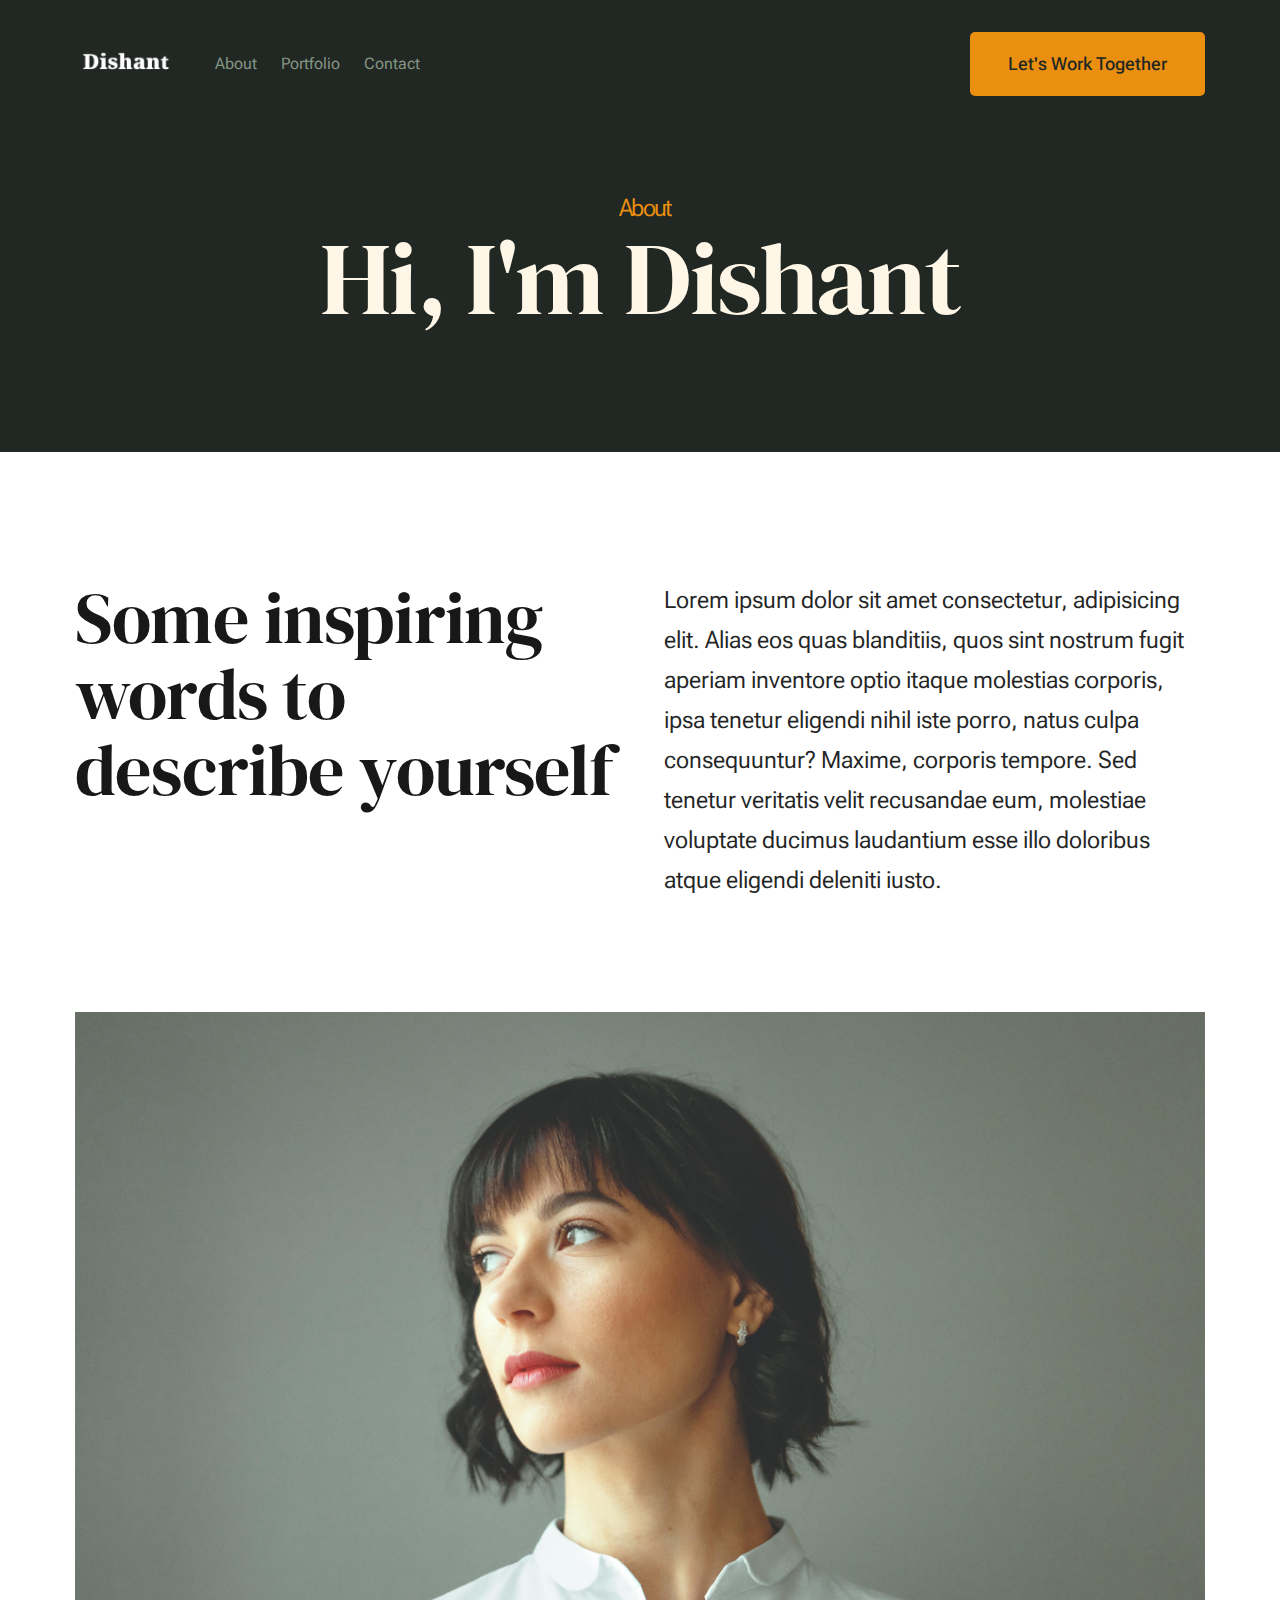
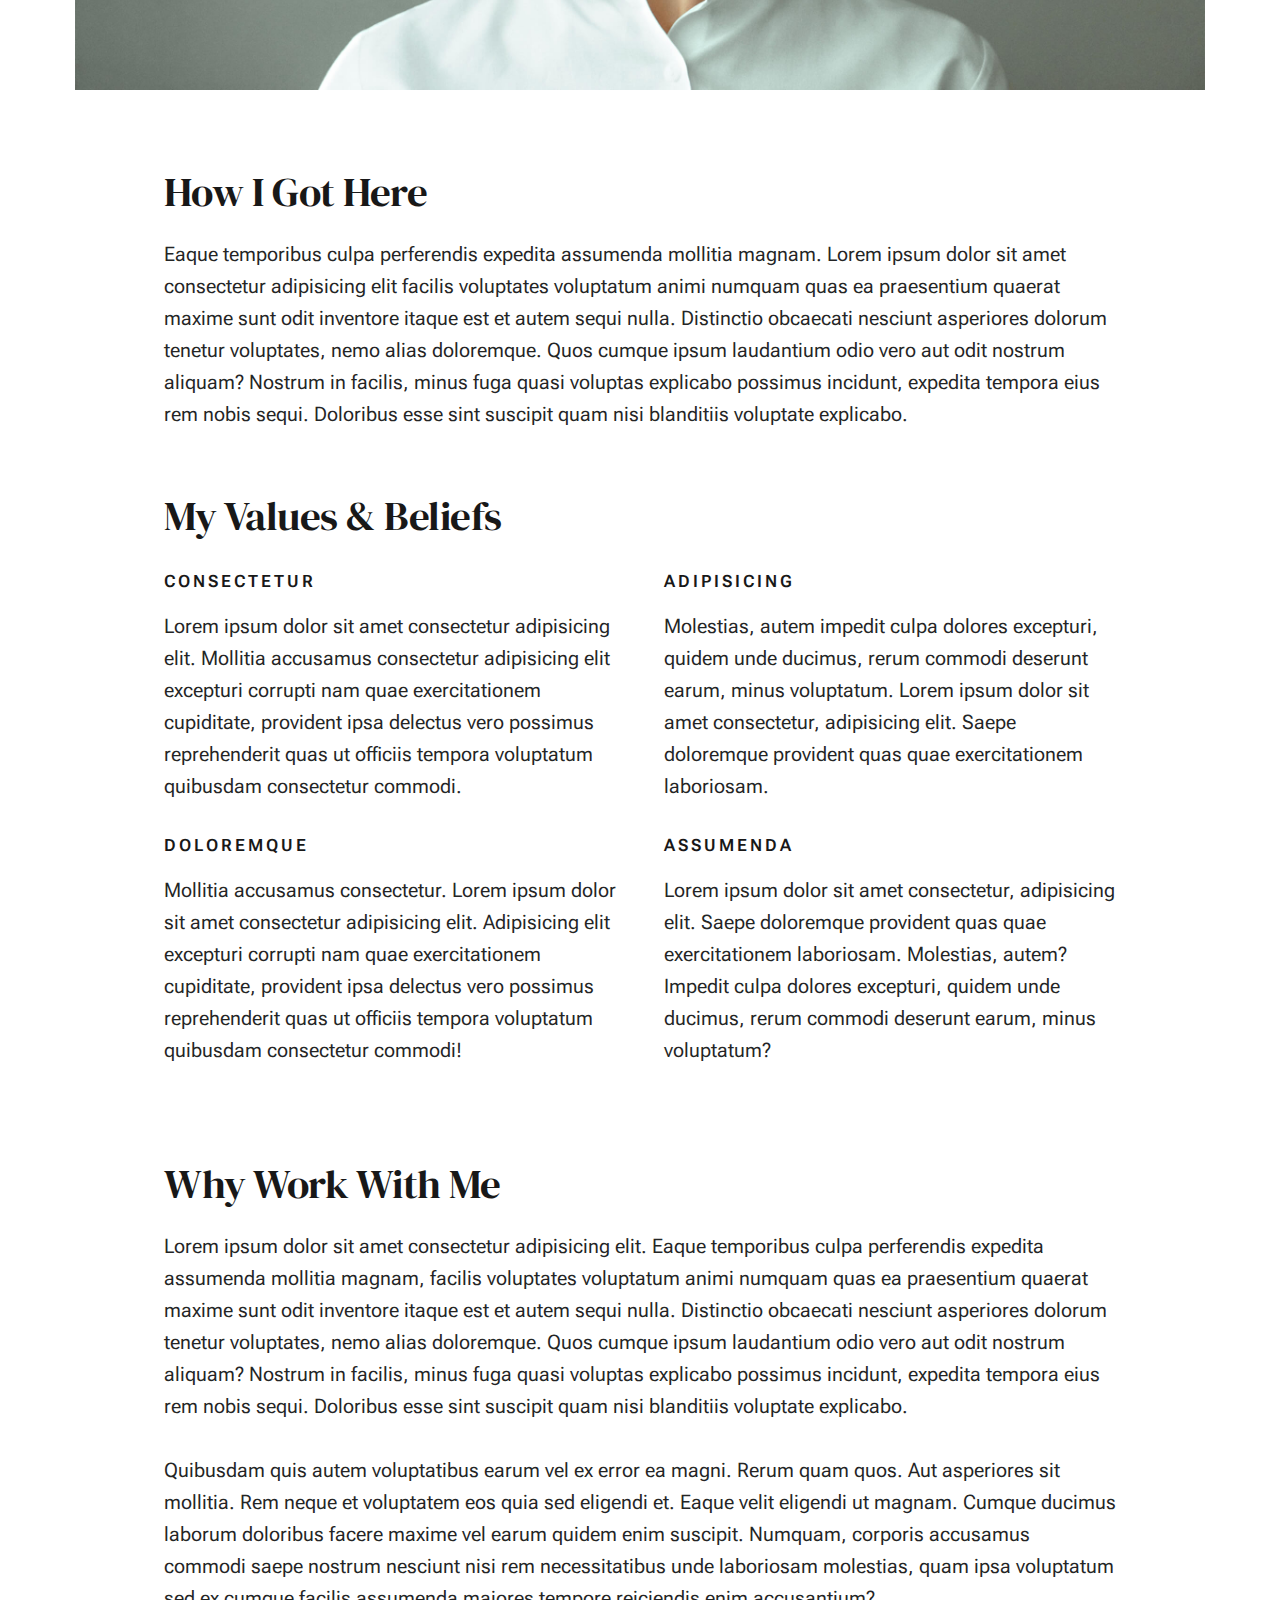
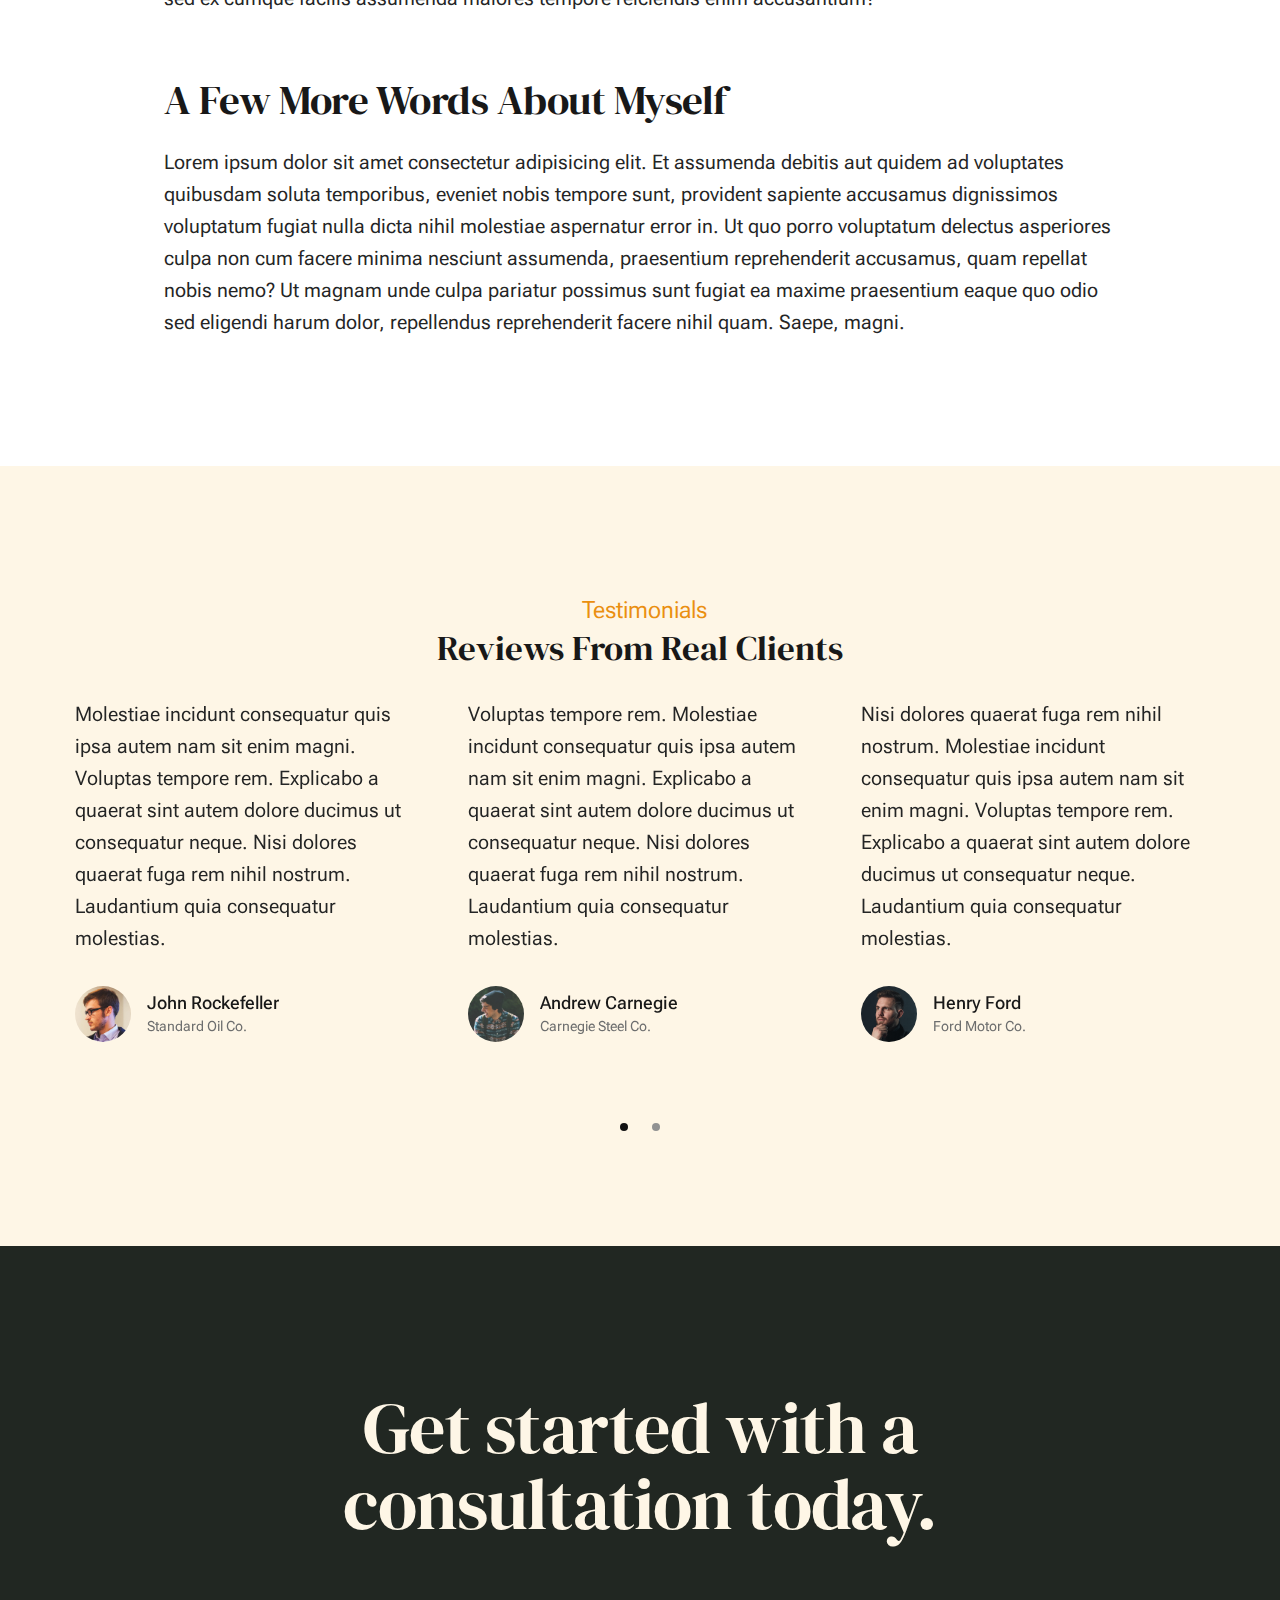
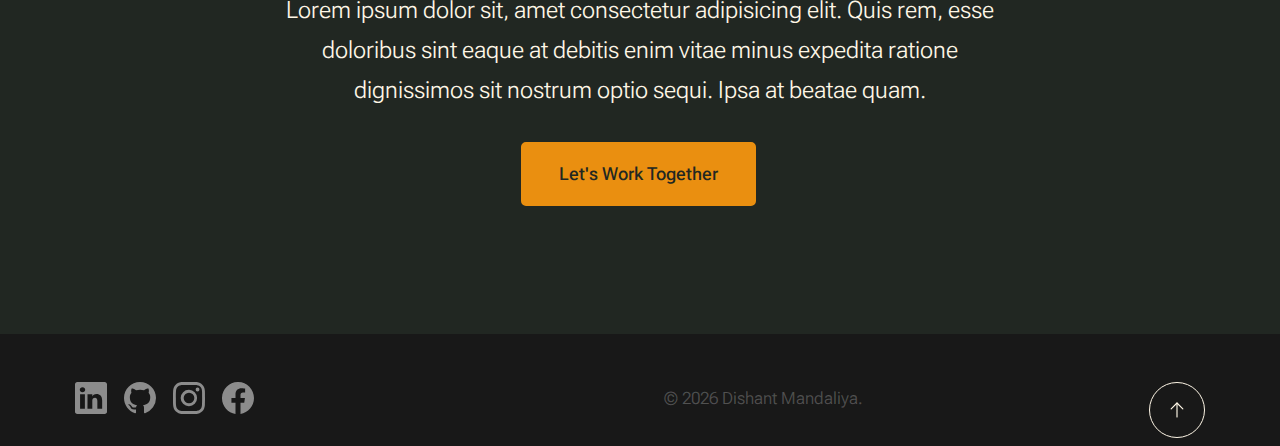
<file: about.html>
<!DOCTYPE html>
<html lang="en" class="no-js" >
<head>

    <!--- basic page needs
    ================================================== -->
    <meta charset="utf-8">
    <meta name="viewport" content="width=device-width, initial-scale=1">
    <title>About - Dishant</title>

    <script>
        document.documentElement.classList.remove('no-js');
        document.documentElement.classList.add('js');
    </script>

    <!-- CSS
    ================================================== -->
    <link rel="stylesheet" href="css/vendor.css">
    <link rel="stylesheet" href="css/styles.css">

    <!-- favicons
    ================================================== -->
    <link rel="apple-touch-icon" sizes="180x180" href="apple-touch-icon.png">
    <link rel="icon" type="image/png" sizes="32x32" href="favicon-32x32.png">
    <link rel="icon" type="image/png" sizes="16x16" href="favicon-16x16.png">
    <link rel="manifest" href="site.webmanifest">

</head>


<body id="top">


    <!-- preloader
    ================================================== -->
    <div id="preloader">
        <div id="loader" class="dots-fade">
            <div></div>
            <div></div>
            <div></div>
        </div>
    </div>


    <!-- page wrap
    ================================================== -->
    <div id="page" class="s-pagewrap">


        <!-- # site header 
        ================================================== -->
        <header class="s-header">

            <div class="row s-header__inner width-sixteen-col">

                <div class="s-header__block">
                    <div class="s-header__logo">
                        <a class="logo" href="index.html">
                            <img src="Dishant-Images/DISHANT-LOGO-2.png" alt="Homepage">
                        </a>
                    </div>

                    <a class="s-header__menu-toggle" href="#0"><span>Menu</span></a>
                </div> <!-- end s-header__block -->

                <nav class="s-header__nav">
    
                    <ul class="s-header__menu-links">
                        <li><a href="about.html">About</a></li>
                        <li><a href="services.html">Portfolio</a></li>
                        <!-- <li><a href="blog.html">Journal</a></li> -->
                        <li><a href="contact.html">Contact</a></li>
                    </ul> 

                    <div class="s-header__contact">
                        <a href="contact.html" class="btn btn--primary s-header__contact-btn">Let's Work Together</a>                        
                    </div> <!-- s-header__contact -->
    
                </nav> <!-- end s-header__nav -->

            </div> <!-- end s-header__inner -->

        </header> <!-- end s-header -->


        <!-- # site main content
        ================================================== -->
        <section id="content" class="s-content">

               <section class="s-pageheader pageheader">
                    <div class="row">
                        <div class="column xl-12">
                            <h1 class="page-title">
                                <span class="page-title__small-type text-pretitle">About</span>
                                Hi, I'm Dishant
                            </h1>
                            
                        </div>
                    </div>
               </section> <!-- end pageheader --> 

               <section class="s-pagecontent pagecontent">

                    <div class="row pageintro">
                        <div class="column xl-6 lg-12">
                            <h2 class="text-display-title">Some inspiring words to describe yourself</h2>
                        </div>
                        <div class="column xl-6 lg-12 u-flexitem-x-right">
                            <p class="lead">
                            Lorem ipsum dolor sit amet consectetur, adipisicing elit. Alias eos quas blanditiis, quos sint nostrum fugit aperiam 
                            inventore optio itaque molestias corporis, ipsa tenetur eligendi nihil iste porro, natus culpa consequuntur? Maxime, 
                            corporis tempore. Sed tenetur veritatis velit recusandae eum, molestiae voluptate ducimus laudantium esse illo 
                            doloribus atque eligendi deleniti iusto. 
                            </p>
                        </div>                       
                    </div> <!-- end pageintro -->   
                    
                    <div class="row pagemedia">
                        <d class="column xl-12">
                            <figure class="page-media">                                
                                <img src="images/thumbs/about/about-1200.jpg" 
                                     srcset="images/thumbs/about/about-2400.jpg 2400w, 
                                             images/thumbs/about/about-1200.jpg 1200w, 
                                             images/thumbs/about/about-600.jpg 600w" sizes="(max-width: 2400px) 100vw, 2400px" alt="">
                            </figure>
                        </d>
                    </div> <!-- end pagemedia -->

                    <div class="row width-narrower pagemain">
                        <div class="column xl-12"> 

                            <h2>How I Got Here</h2>
                            <p>
                            Eaque temporibus culpa perferendis expedita assumenda mollitia magnam. Lorem ipsum dolor sit amet consectetur adipisicing elit
                            facilis voluptates voluptatum animi numquam quas ea praesentium quaerat maxime sunt odit inventore itaque est et autem sequi nulla. 
                            Distinctio obcaecati nesciunt asperiores dolorum tenetur voluptates, nemo alias doloremque. Quos cumque ipsum laudantium odio vero 
                            aut odit nostrum aliquam? Nostrum in facilis, minus fuga quasi voluptas explicabo possimus incidunt, expedita tempora eius rem nobis sequi. 
                            Doloribus esse sint suscipit quam nisi blanditiis voluptate explicabo.
                            </p>

                            <h2 class="u-add-bottom">My Values & Beliefs</h2>

                            <div class="grid-list-items list-items">
                                <div class="grid-list-items__item list-items__item u-remove-bottom">
                                    <div class="list-items__item-header">
                                        <h6 class="list-items__item-small-title">Consectetur</h6>
                                    </div>
                                    <p>
                                    Lorem ipsum dolor sit amet consectetur adipisicing elit. Mollitia accusamus consectetur adipisicing elit excepturi corrupti 
                                    nam quae exercitationem cupiditate, provident ipsa delectus vero possimus reprehenderit quas ut officiis tempora voluptatum 
                                    quibusdam consectetur commodi.
                                    </p>
                                </div>
                                <div class="grid-list-items__item list-items__item u-remove-bottom">
                                    <div class="list-items__item-header">
                                        <h6 class="list-items__item-small-title">Adipisicing</h6>
                                    </div>
                                    <p> 
                                    Molestias, autem impedit culpa dolores excepturi, quidem unde ducimus, rerum commodi deserunt earum, minus voluptatum.
                                    Lorem ipsum dolor sit amet consectetur, adipisicing elit. Saepe doloremque provident quas quae exercitationem laboriosam.
                                    </p>
                                </div>
                                <div class="grid-list-items__item list-items__item u-remove-bottom">
                                    <div class="list-items__item-header">
                                        <h6 class="list-items__item-small-title">Doloremque</h6>
                                    </div>
                                    <p>
                                    Mollitia accusamus consectetur. Lorem ipsum dolor sit amet consectetur adipisicing elit. Adipisicing elit excepturi corrupti 
                                    nam quae exercitationem cupiditate, provident ipsa delectus vero possimus reprehenderit quas ut officiis tempora voluptatum 
                                    quibusdam consectetur commodi!
                                    </p>
                                </div>
                                <div class="grid-list-items__item list-items__item u-remove-bottom">
                                    <div class="list-items__item-header">
                                        <h6 class="list-items__item-small-title">Assumenda</h6>
                                    </div>
                                    <p>
                                    Lorem ipsum dolor sit amet consectetur, adipisicing elit. Saepe doloremque provident quas quae exercitationem laboriosam. 
                                    Molestias, autem? Impedit culpa dolores excepturi, quidem unde ducimus, rerum commodi deserunt earum, minus voluptatum?
                                    </p>
                                </div>
                            </div> <!--grid-list-items -->

                            <h2>Why Work With Me</h2>
                            <p>
                            Lorem ipsum dolor sit amet consectetur adipisicing elit. Eaque temporibus culpa perferendis expedita assumenda mollitia magnam, 
                            facilis voluptates voluptatum animi numquam quas ea praesentium quaerat maxime sunt odit inventore itaque est et autem sequi nulla. 
                            Distinctio obcaecati nesciunt asperiores dolorum tenetur voluptates, nemo alias doloremque. Quos cumque ipsum laudantium odio vero aut 
                            odit nostrum aliquam? Nostrum in facilis, minus fuga quasi voluptas explicabo possimus incidunt, expedita tempora eius rem nobis sequi. 
                            Doloribus esse sint suscipit quam nisi blanditiis voluptate explicabo.
                            </p>

                            <p>
                            Quibusdam quis autem voluptatibus earum vel ex error ea magni. Rerum quam quos. Aut asperiores sit mollitia. Rem neque et voluptatem 
                            eos quia sed eligendi et. Eaque velit eligendi ut magnam. Cumque ducimus laborum doloribus facere maxime vel earum quidem enim suscipit. 
                            Numquam, corporis accusamus commodi saepe nostrum nesciunt nisi rem necessitatibus unde laboriosam molestias, quam ipsa voluptatum sed 
                            ex cumque facilis assumenda maiores tempore reiciendis enim accusantium?
                            </p>                   

                            <h2>A Few More Words About Myself</h2>
                            <p>
                            Lorem ipsum dolor sit amet consectetur adipisicing elit. Et assumenda debitis aut quidem ad voluptates quibusdam soluta temporibus, 
                            eveniet nobis tempore sunt, provident sapiente accusamus dignissimos voluptatum fugiat nulla dicta nihil molestiae aspernatur error in. 
                            Ut quo porro voluptatum delectus asperiores culpa non cum facere minima nesciunt assumenda, praesentium reprehenderit accusamus, quam 
                            repellat nobis nemo? Ut magnam unde culpa pariatur possimus sunt fugiat ea maxime praesentium eaque quo odio sed eligendi harum dolor, 
                            repellendus reprehenderit facere nihil quam. Saepe, magni.
                            </p>

                        </div> <!-- end grid-block-->
                    </div> <!-- end pagemain -->

               </section> <!-- pagecontent -->

               <section class="s-testimonials">

                    <div class="s-testimonials__header row row-x-center text-center">
                        <div class="column xl-8 lg-12">
        
                            <p class="text-pretitle">
                            Testimonials
                            </p>
                            <h3>
                            Reviews From Real Clients
                            </h3>                        
        
                        </div>
                    </div> <!--end s-testimonials__header -->

                    <div class="row s-testimonials__content">
                        <div class="column xl-12 testimonials">

                            <div class="swiper-container testimonials__slider page-slider">

                                <div class="swiper-wrapper">
                                    <div class="testimonials__slide swiper-slide">
                                        <p>
                                        Molestiae incidunt consequatur quis ipsa autem nam sit enim magni. Voluptas tempore rem. 
                                        Explicabo a quaerat sint autem dolore ducimus ut consequatur neque. Nisi dolores quaerat fuga rem nihil nostrum.
                                        Laudantium quia consequatur molestias.
                                        </p>
                                        <div class="testimonials__author">
                                            <img src="images/avatars/user-01.jpg" alt="Author image" class="testimonials__avatar">
                                            <cite class="testimonials__cite">
                                                <strong>John Rockefeller</strong>
                                                <span>Standard Oil Co.</span>
                                            </cite>
                                        </div>
                                    </div>
                                    <div class="testimonials__slide swiper-slide">
                                        <p>
                                        Voluptas tempore rem. Molestiae incidunt consequatur quis ipsa autem nam sit enim magni. 
                                        Explicabo a quaerat sint autem dolore ducimus ut consequatur neque. Nisi dolores quaerat fuga rem nihil nostrum.
                                        Laudantium quia consequatur molestias.
                                        </p>
                                        <div class="testimonials__author">
                                            <img src="images/avatars/user-04.jpg" alt="Author image" class="testimonials__avatar">
                                            <cite class="testimonials__cite">
                                                <strong>Andrew Carnegie</strong>
                                                <span>Carnegie Steel Co.</span>
                                            </cite>
                                        </div>
                                    </div>
                                    <div class="testimonials__slide swiper-slide">
                                        <p>
                                        Nisi dolores quaerat fuga rem nihil nostrum. Molestiae incidunt consequatur quis ipsa autem nam sit enim magni. 
                                        Voluptas tempore rem. Explicabo a quaerat sint autem dolore ducimus ut consequatur neque. 
                                        Laudantium quia consequatur molestias.
                                        </p>
                                        <div class="testimonials__author">
                                            <img src="images/avatars/user-06.jpg" alt="Author image" class="testimonials__avatar">
                                            <cite class="testimonials__cite">
                                                <strong>Henry Ford</strong>
                                                <span>Ford Motor Co.</span>
                                            </cite>
                                        </div>
                                    </div>
                                    <div class="testimonials__slide swiper-slide">
                                        <p>
                                        Molestiae incidunt consequatur quis ipsa autem nam sit enim magni. Voluptas tempore rem. 
                                        Explicabo a quaerat sint autem dolore ducimus ut consequatur neque. Nisi dolores quaerat fuga rem nihil nostrum.
                                        Laudantium quia consequatur molestias.
                                        </p>
                                        <div class="testimonials__author">
                                            <img src="images/avatars/user-02.jpg" alt="Author image" class="testimonials__avatar">
                                            <cite class="testimonials__cite">
                                                <strong>John Morgan</strong>
                                                <span>JP Morgan & Co.</span>
                                            </cite>
                                        </div>
                                    </div> 
                                </div> <!-- end swiper-wrapper --> 

                                <div class="swiper-pagination"></div>

                            </div> <!--end testimonials__slider --> 

                        </div> <!-- testimonials -->
                    </div> <!--end s-testimonials__content -->

               </section> <!-- end s-testimonials -->

        </section> <!-- s-content-->

        <!-- # cta
        ================================================== -->
        <section id="cta" class="s-cta">

            <div class="row row-x-center text-center">
                <div class="column xl-8 lg-12">

                    <div class="s-cta__content">
                        <h2 class="text-display-title">
                        Get started with a consultation today.
                        </h2>
                        <p class="lead">
                        Lorem ipsum dolor sit, amet consectetur adipisicing elit. Quis rem, esse doloribus sint eaque at debitis enim vitae minus expedita ratione dignissimos sit nostrum optio sequi. Ipsa at beatae quam.
                        </p>
                        <a href="contact.html" class="btn btn--primary">Let's Work Together</a>
                    </div>

                </div>
            </div>

        </section> <!-- end s-cta -->


        <!-- # footer 
        ================================================== -->
        <footer class="s-footer">
           
            <div class="row s-footer__bottom">              
                <div class="column xl-6 lg-12">
                    <ul class="s-footer__social social-list">
                        <li>
                            <a href="https://www.linkedin.com/in/dishant-mandaliya">

                                <svg xmlns="http://www.w3.org/2000/svg" width="16" height="16" fill="currentColor"
                                    class="bi bi-linkedin" viewBox="0 0 16 16">
                                    <path
                                        d="M0 1.146C0 .513.526 0 1.175 0h13.65C15.474 0 16 .513 16 1.146v13.708c0 .633-.526 1.146-1.175 1.146H1.175C.526 16 0 15.487 0 14.854zm4.943 12.248V6.169H2.542v7.225zm-1.2-8.212c.837 0 1.358-.554 1.358-1.248-.015-.709-.52-1.248-1.342-1.248S2.4 3.226 2.4 3.934c0 .694.521 1.248 1.327 1.248zm4.908 8.212V9.359c0-.216.016-.432.08-.586.173-.431.568-.878 1.232-.878.869 0 1.216.662 1.216 1.634v3.865h2.401V9.25c0-2.22-1.184-3.252-2.764-3.252-1.274 0-1.845.7-2.165 1.193v.025h-.016l.016-.025V6.169h-2.4c.03.678 0 7.225 0 7.225z" />
                                </svg>
                                <span class="u-screen-reader-text">Linkedin</span>
                            </a>
                        </li>
                        <li>
                            <a href="https://github.com/DishantMandaliya">
                                <svg xmlns="http://www.w3.org/2000/svg" width="16" height="16" viewBox="0 0 16 16"
                                    style="fill:rgba(0, 0, 0, 1);transform:;-ms-filter:">
                                    <path
                                        d="M8 0C3.58 0 0 3.58 0 8c0 3.54 2.29 6.53 5.47 7.59.4.07.55-.17.55-.38 0-.19-.01-.82-.01-1.49-2.01.37-2.53-.49-2.69-.94-.09-.23-.48-.94-.82-1.13-.28-.15-.68-.52-.01-.53.63-.01 1.08.58 1.23.82.72 1.21 1.87.87 2.33.66.07-.52.28-.87.51-1.07-1.78-.2-3.64-.89-3.64-3.95 0-.87.31-1.59.82-2.15-.08-.2-.36-1.02.08-2.12 0 0 .67-.21 2.2.82.64-.18 1.32-.27 2-.27s1.36.09 2 .27c1.53-1.04 2.2-.82 2.2-.82.44 1.1.16 1.92.08 2.12.51.56.82 1.27.82 2.15 0 3.07-1.87 3.75-3.65 3.95.29.25.54.73.54 1.48 0 1.07-.01 1.93-.01 2.2 0 .21.15.46.55.38A8.01 8.01 0 0 0 16 8c0-4.42-3.58-8-8-8" />
                                </svg>
                                <span class="u-screen-reader-text">Github</span>
                            </a>
                        </li>
                        <li>
                            <a href="https://www.instagram.com/dishantmandaliya">
                                <svg xmlns="http://www.w3.org/2000/svg" width="16" height="16" fill="currentColor"
                                    class="bi bi-instagram" viewBox="0 0 16 16">
                                    <path
                                        d="M8 0C5.829 0 5.556.01 4.703.048 3.85.088 3.269.222 2.76.42a3.9 3.9 0 0 0-1.417.923A3.9 3.9 0 0 0 .42 2.76C.222 3.268.087 3.85.048 4.7.01 5.555 0 5.827 0 8.001c0 2.172.01 2.444.048 3.297.04.852.174 1.433.372 1.942.205.526.478.972.923 1.417.444.445.89.719 1.416.923.51.198 1.09.333 1.942.372C5.555 15.99 5.827 16 8 16s2.444-.01 3.298-.048c.851-.04 1.434-.174 1.943-.372a3.9 3.9 0 0 0 1.416-.923c.445-.445.718-.891.923-1.417.197-.509.332-1.09.372-1.942C15.99 10.445 16 10.173 16 8s-.01-2.445-.048-3.299c-.04-.851-.175-1.433-.372-1.941a3.9 3.9 0 0 0-.923-1.417A3.9 3.9 0 0 0 13.24.42c-.51-.198-1.092-.333-1.943-.372C10.443.01 10.172 0 7.998 0zm-.717 1.442h.718c2.136 0 2.389.007 3.232.046.78.035 1.204.166 1.486.275.373.145.64.319.92.599s.453.546.598.92c.11.281.24.705.275 1.485.039.843.047 1.096.047 3.231s-.008 2.389-.047 3.232c-.035.78-.166 1.203-.275 1.485a2.5 2.5 0 0 1-.599.919c-.28.28-.546.453-.92.598-.28.11-.704.24-1.485.276-.843.038-1.096.047-3.232.047s-2.39-.009-3.233-.047c-.78-.036-1.203-.166-1.485-.276a2.5 2.5 0 0 1-.92-.598 2.5 2.5 0 0 1-.6-.92c-.109-.281-.24-.705-.275-1.485-.038-.843-.046-1.096-.046-3.233s.008-2.388.046-3.231c.036-.78.166-1.204.276-1.486.145-.373.319-.64.599-.92s.546-.453.92-.598c.282-.11.705-.24 1.485-.276.738-.034 1.024-.044 2.515-.045zm4.988 1.328a.96.96 0 1 0 0 1.92.96.96 0 0 0 0-1.92m-4.27 1.122a4.109 4.109 0 1 0 0 8.217 4.109 4.109 0 0 0 0-8.217m0 1.441a2.667 2.667 0 1 1 0 5.334 2.667 2.667 0 0 1 0-5.334" />
                                </svg>
                                <span class="u-screen-reader-text">Instagram</span>
                            </a>
                        </li>
                        <li>
                            <a href="https://www.facebook.com/dishantmandaliya">
                                <svg xmlns="http://www.w3.org/2000/svg" width="16" height="16" fill="currentColor"
                                    class="bi bi-facebook" viewBox="0 0 16 16">
                                    <path
                                        d="M16 8.049c0-4.446-3.582-8.05-8-8.05C3.58 0-.002 3.603-.002 8.05c0 4.017 2.926 7.347 6.75 7.951v-5.625h-2.03V8.05H6.75V6.275c0-2.017 1.195-3.131 3.022-3.131.876 0 1.791.157 1.791.157v1.98h-1.009c-.993 0-1.303.621-1.303 1.258v1.51h2.218l-.354 2.326H9.25V16c3.824-.604 6.75-3.934 6.75-7.951" />
                                </svg>
                                <span class="u-screen-reader-text">Facebook</span>
                            </a>
                        </li>
                    </ul>
                </div>
              
                <!-- s-header__contact -->

                <!-- <h3>Follow Me</h3> -->
                <div class="column xl-6 lg-12">
                    <p class="ss-copyright">
                    <p>&copy; <span id="currentyear"></span> Dishant Mandaliya.</p>
                    </p>
                </div>
            
                <div class="ss-go-top">
                    <a class="smoothscroll" title="Back to Top" href="#top">
                        <svg xmlns="http://www.w3.org/2000/svg" viewBox="0 0 24 24" width="36" height="36" fill="none"
                            stroke="#ffffff" stroke-width="1" stroke-linecap="round" stroke-linejoin="round">&lt;!--!
                            Atomicons Free 1.00 by @atisalab License - https://atomicons.com/license/ (Icons: CC BY 4.0)
                            Copyright 2021 Atomicons --&gt;<polyline points="17 11 12 6 7 11"></polyline>
                            <line x1="12" y1="18" x2="12" y2="6"></line>
                        </svg>
                    </a>
                </div>
            </div>
        </footer>

    </div> <!-- end page-wrap -->

    <!-- Java Script
    ================================================== -->
    <script src="js/plugins.js"></script>
    <script src="js/main.js"></script>

</body>
</html>
</file>
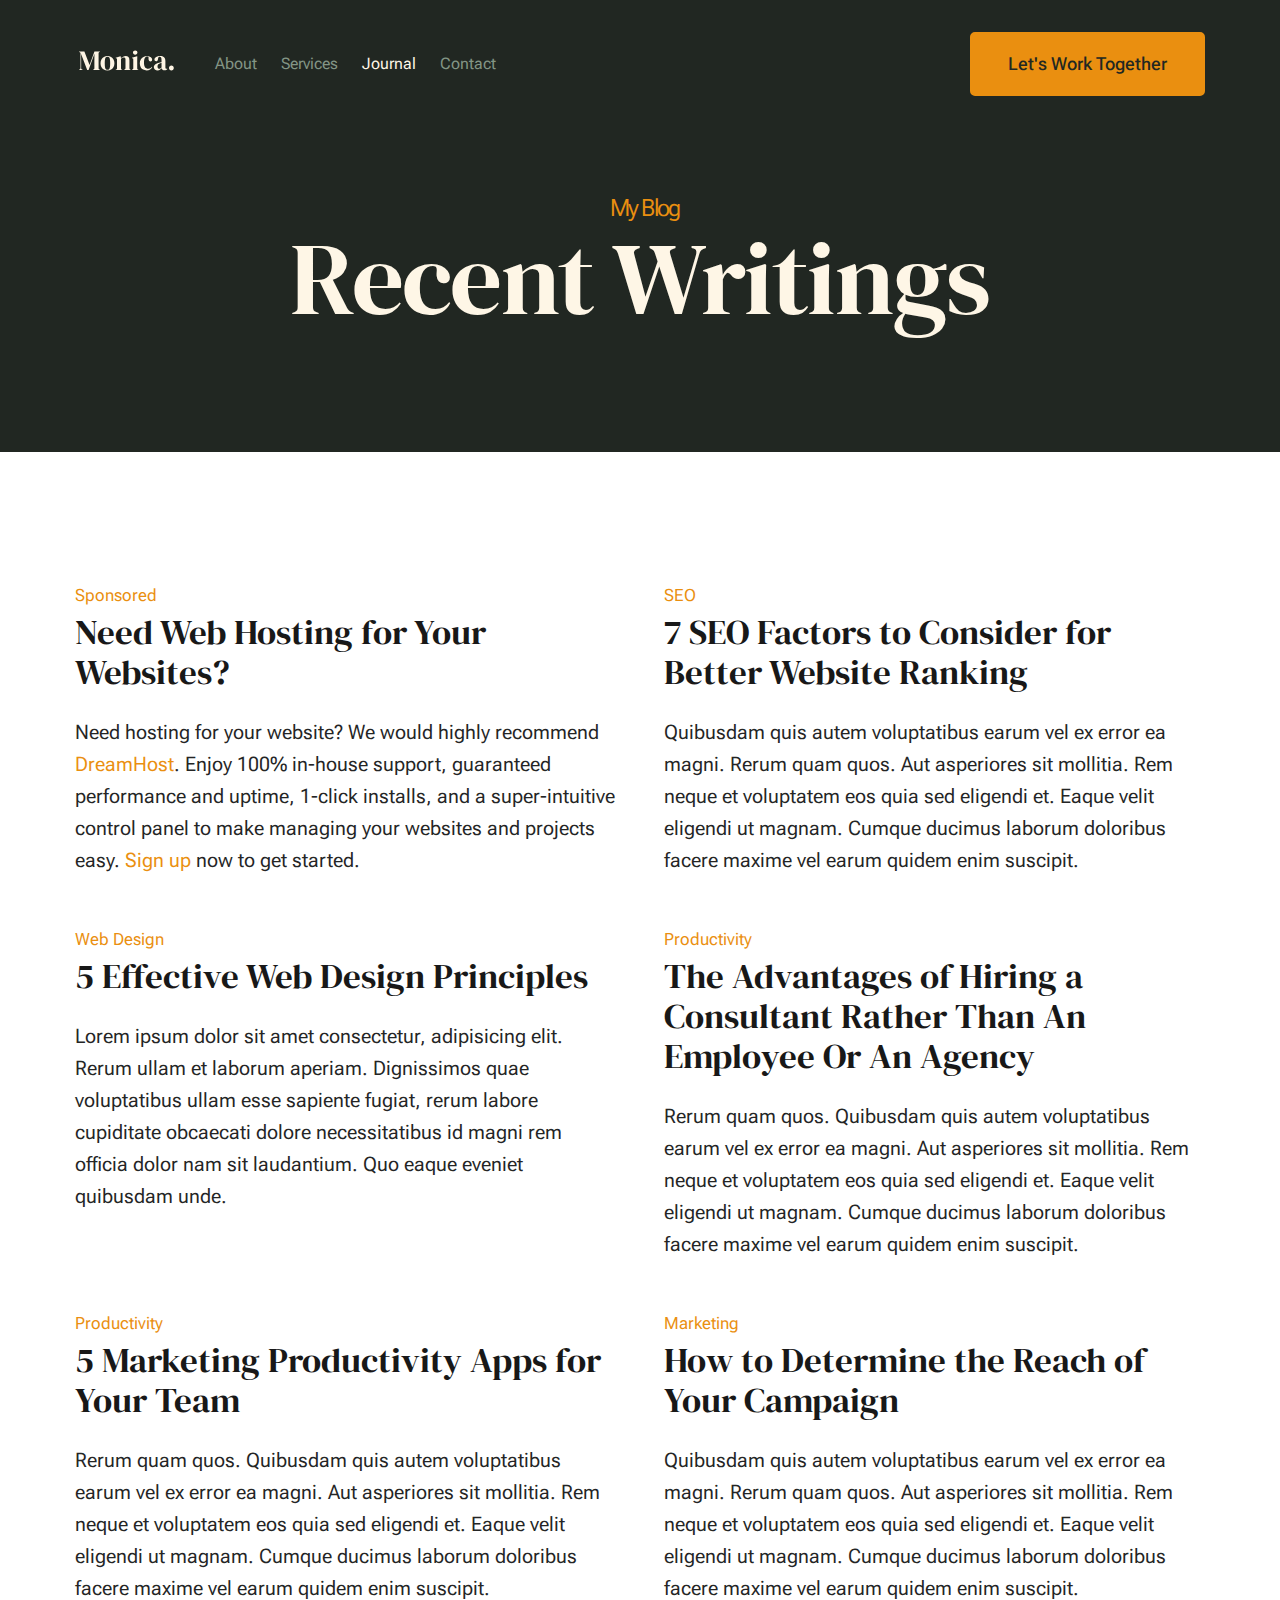
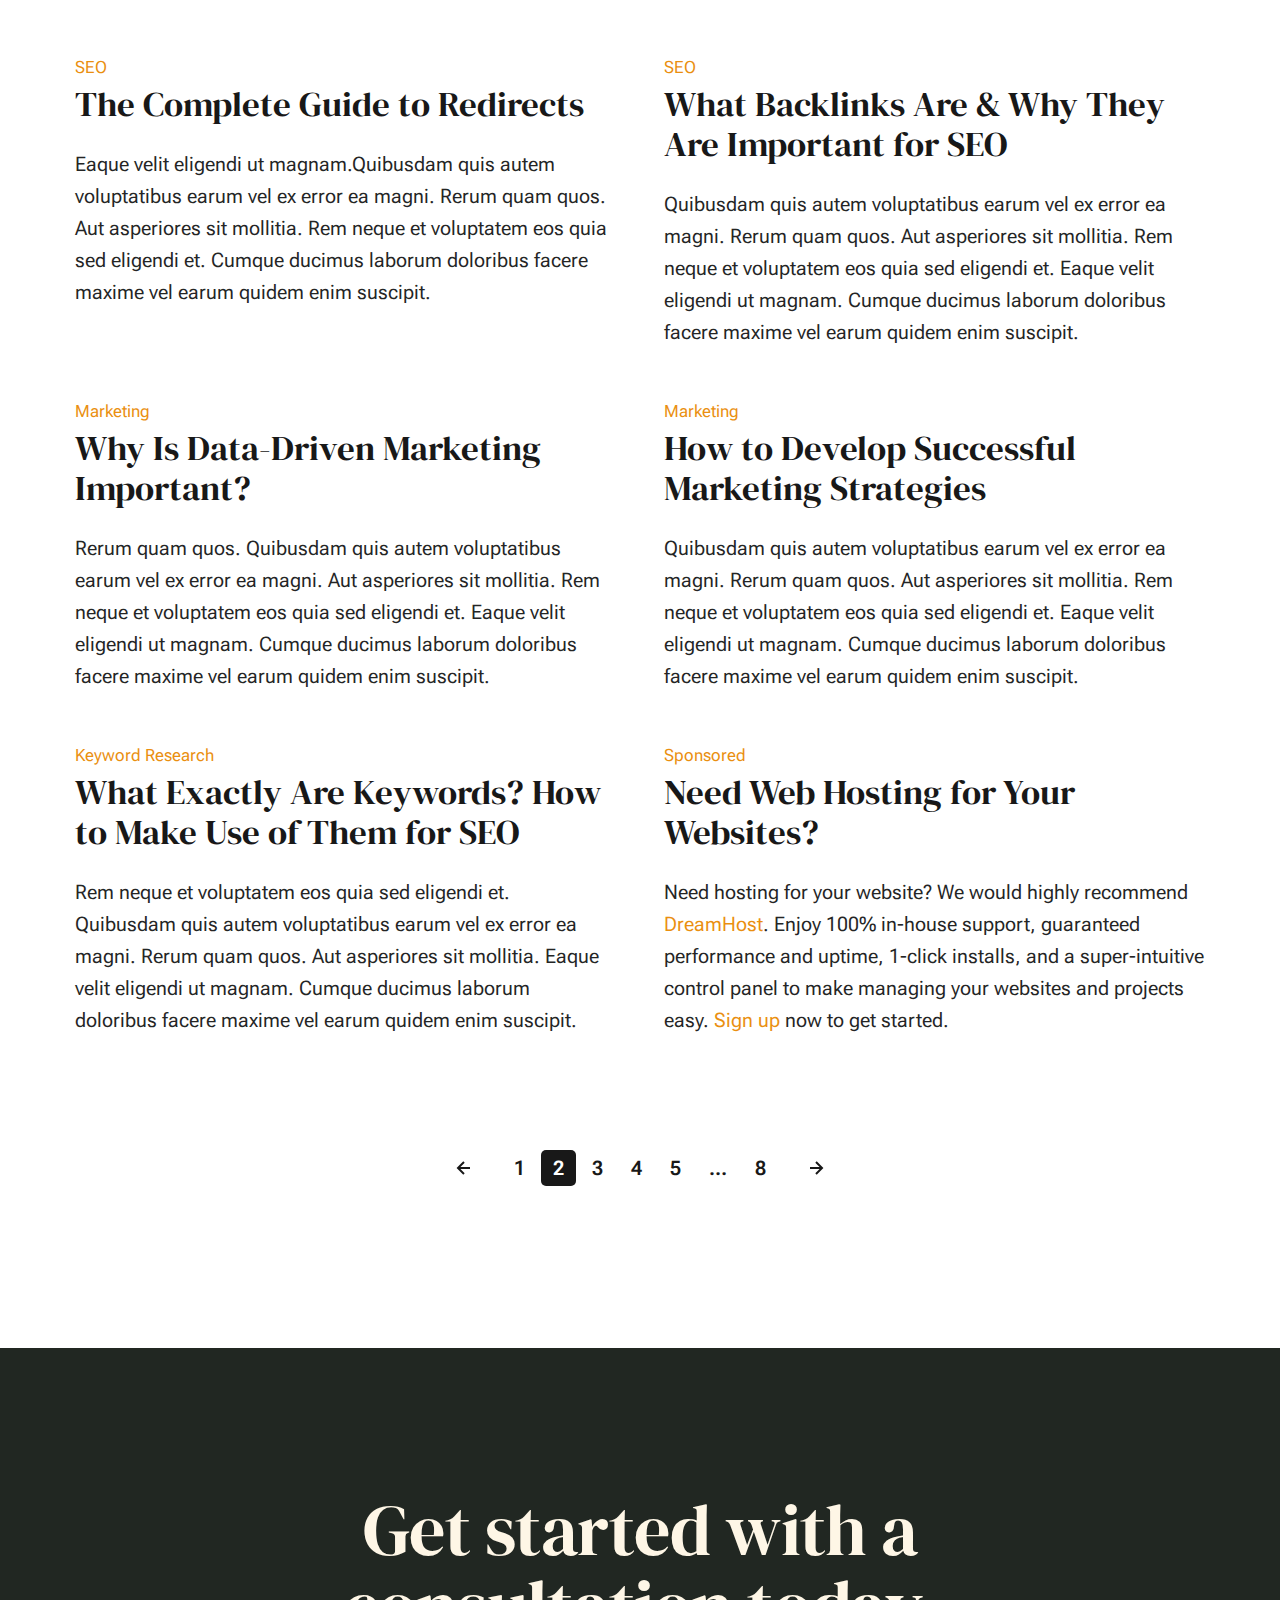
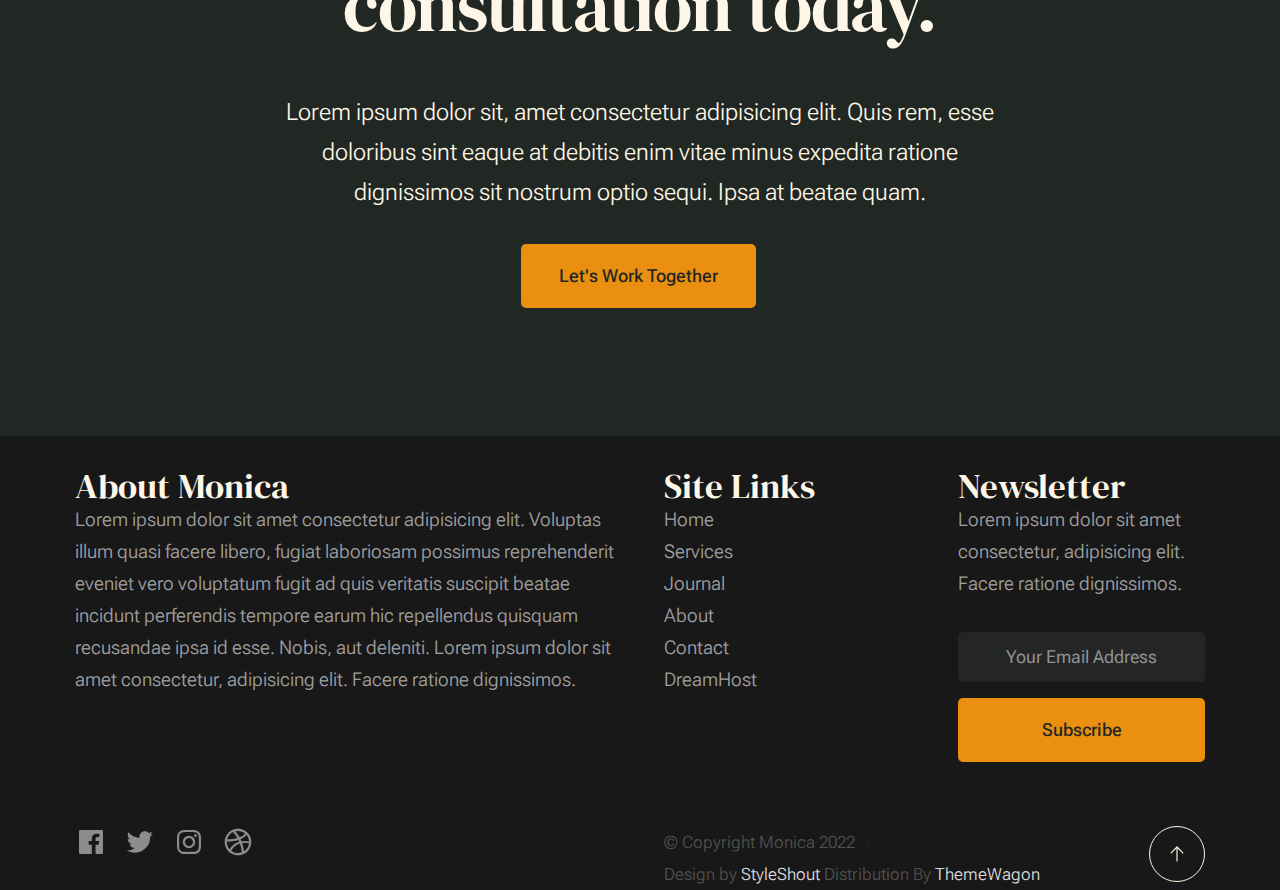
<file: blog.html>
<!DOCTYPE html>
<html lang="en" class="no-js" >
<head>

    <!--- basic page needs
    ================================================== -->
    <meta charset="utf-8">
    <meta name="viewport" content="width=device-width, initial-scale=1">
    <title>Blog - Monica</title>

    <script>
        document.documentElement.classList.remove('no-js');
        document.documentElement.classList.add('js');
    </script>

    <!-- CSS
    ================================================== -->
    <link rel="stylesheet" href="css/vendor.css">
    <link rel="stylesheet" href="css/styles.css">

    <!-- favicons
    ================================================== -->
    <link rel="apple-touch-icon" sizes="180x180" href="apple-touch-icon.png">
    <link rel="icon" type="image/png" sizes="32x32" href="favicon-32x32.png">
    <link rel="icon" type="image/png" sizes="16x16" href="favicon-16x16.png">
    <link rel="manifest" href="site.webmanifest">

</head>


<body id="top">


    <!-- preloader
    ================================================== -->
    <div id="preloader">
        <div id="loader" class="dots-fade">
            <div></div>
            <div></div>
            <div></div>
        </div>
    </div>


    <!-- page wrap
    ================================================== -->
    <div id="page" class="s-pagewrap">

        <!-- # site header 
        ================================================== -->
        <header class="s-header">

            <div class="row s-header__inner width-sixteen-col">

                <div class="s-header__block">
                    <div class="s-header__logo">
                        <a class="logo" href="index.html">
                            <img src="images/logo.svg" alt="Homepage">
                        </a>
                    </div>

                    <a class="s-header__menu-toggle" href="#0"><span>Menu</span></a>
                </div> <!-- end s-header__block -->

                <nav class="s-header__nav">
    
                    <ul class="s-header__menu-links">
                        <li><a href="about.html">About</a></li>
                        <li><a href="services.html">Services</a></li>
                        <li class="current"><a href="blog.html">Journal</a></li>
                        <li><a href="contact.html">Contact</a></li>
                    </ul> <!-- s-header__menu-links -->

                    <div class="s-header__contact">
                        <a href="contact.html" class="btn btn--primary s-header__contact-btn">Let's Work Together</a>                        
                    </div> <!-- s-header__contact -->
    
                </nav> <!-- end s-header__nav -->

            </div> <!-- end s-header__inner -->

        </header> <!-- end s-header -->


        <!-- # site main content
        ================================================== -->
        <section id="content" class="s-content">

               <section class="s-pageheader pageheader">
                    <div class="row">
                        <div class="column xl-12">
                            <h1 class="page-title">
                                <span class="page-title__small-type text-pretitle">My Blog</span>
                                Recent Writings
                            </h1>
                        </div>
                    </div>
               </section>   

               <section class="s-pagecontent pagecontent">

                    <div class="row">
                        <div class="column xl-12 grid-block">          
        
                            <!-- <div class="grid-full">         -->
                                <div class="grid-full grid-list-items">

                                    <div class="grid-list-items__item blog-card">
                                        <div class="blog-card__header">
                                            <div class="blog-card__cat-links">
                                                <a href="blog.html">Sponsored</a>
                                            </div>
                                            <h3 class="blog-card__title"><a href="https://www.dreamhost.com/r.cgi?287326">Need Web Hosting for Your Websites?</a></h3>
                                        </div>
                                        <div class="blog-card__text">
                                            <p>
                                            Need hosting for your website? We would highly recommend <a href="https://www.dreamhost.com/r.cgi?287326">DreamHost</a>.
                                            Enjoy 100% in-house support, guaranteed performance and uptime, 1-click installs, and a super-intuitive control 
                                            panel to make managing your websites and projects easy. <a href="https://www.dreamhost.com/r.cgi?287326">Sign up</a> now to get started.
                                            </p>
                                        </div>
                                    </div> <!-- end blog-card -->
                                    <div class="grid-list-items__item blog-card">
                                        <div class="blog-card__header">
                                            <div class="blog-card__cat-links">
                                                <a href="blog.html">SEO</a>
                                            </div>
                                            <h3 class="blog-card__title"><a href="single.html">7 SEO Factors to Consider for Better Website Ranking</a></h3>
                                        </div>
                                        <div class="blog-card__text">
                                            <p>
                                            Quibusdam quis autem voluptatibus earum vel ex error ea magni. Rerum quam quos. Aut asperiores 
                                            sit mollitia. Rem neque et voluptatem eos quia sed eligendi et. Eaque velit eligendi ut 
                                            magnam. Cumque ducimus laborum doloribus facere maxime vel earum quidem enim suscipit.
                                            </p>
                                        </div>
                                    </div> <!-- end blog-card -->
                                    <div class="grid-list-items__item blog-card">
                                        <div class="blog-card__header">
                                            <div class="blog-card__cat-links">
                                                <a href="blog.html">Web Design</a>
                                            </div>
                                            <h3 class="blog-card__title"><a href="single.html">5 Effective Web Design Principles</a></h3>
                                        </div>
                                        <div class="blog-card__text">
                                            <p>
                                            Lorem ipsum dolor sit amet consectetur, adipisicing elit. Rerum ullam et laborum aperiam. 
                                            Dignissimos quae voluptatibus ullam esse sapiente fugiat, rerum labore cupiditate obcaecati 
                                            dolore necessitatibus id magni rem officia dolor nam sit laudantium. Quo eaque eveniet quibusdam unde. 
                                            </p>
                                        </div>
                                    </div> <!-- end blog card -->
                                    <div class="grid-list-items__item blog-card">
                                        <div class="blog-card__header">
                                            <div class="blog-card__cat-links">
                                                <a href="blog.html">Productivity</a>
                                            </div>
                                            <h3 class="blog-card__title"><a href="single.html">The Advantages of Hiring a Consultant Rather Than An Employee Or An Agency</a></h3>
                                        </div>
                                        <div class="blog-card__text">
                                            <p>
                                            Rerum quam quos. Quibusdam quis autem voluptatibus earum vel ex error ea magni. Aut asperiores 
                                            sit mollitia. Rem neque et voluptatem eos quia sed eligendi et. Eaque velit eligendi ut 
                                            magnam. Cumque ducimus laborum doloribus facere maxime vel earum quidem enim suscipit.
                                            </p>
                                        </div>
                                    </div> <!-- end blog-card -->
                                    <div class="grid-list-items__item blog-card">
                                        <div class="blog-card__header">
                                            <div class="blog-card__cat-links">
                                                <a href="blog.html">Productivity</a>
                                            </div>
                                            <h3 class="blog-card__title"><a href="single.html">5 Marketing Productivity Apps for Your Team</a></h3>
                                        </div>
                                        <div class="blog-card__text">
                                            <p>
                                            Rerum quam quos. Quibusdam quis autem voluptatibus earum vel ex error ea magni. Aut asperiores 
                                            sit mollitia. Rem neque et voluptatem eos quia sed eligendi et. Eaque velit eligendi ut 
                                            magnam. Cumque ducimus laborum doloribus facere maxime vel earum quidem enim suscipit.
                                            </p>
                                        </div>
                                    </div> <!-- end blog-card -->
                                    <div class="grid-list-items__item blog-card">
                                        <div class="blog-card__header">
                                            <div class="blog-card__cat-links">
                                                <a href="blog.html">Marketing</a>
                                            </div>
                                            <h3 class="blog-card__title"><a href="single.html">How to Determine the Reach of Your Campaign</a></h3>
                                        </div>
                                        <div class="blog-card__text">
                                            <p>
                                            Quibusdam quis autem voluptatibus earum vel ex error ea magni. Rerum quam quos. Aut asperiores 
                                            sit mollitia. Rem neque et voluptatem eos quia sed eligendi et. Eaque velit eligendi ut 
                                            magnam. Cumque ducimus laborum doloribus facere maxime vel earum quidem enim suscipit.
                                            </p>
                                        </div>
                                    </div> <!-- end blog-card -->
                                    <div class="grid-list-items__item blog-card">
                                        <div class="blog-card__header">
                                            <div class="blog-card__cat-links">
                                                <a href="blog.html">SEO</a>
                                            </div>
                                            <h3 class="blog-card__title"><a href="single.html">The Complete Guide to Redirects</a></h3>
                                        </div>
                                        <div class="blog-card__text">
                                            <p>
                                            Eaque velit eligendi ut magnam.Quibusdam quis autem voluptatibus earum vel 
                                            ex error ea magni. Rerum quam quos. Aut asperiores sit mollitia. Rem neque et 
                                            voluptatem eos quia sed eligendi et. Cumque ducimus laborum doloribus facere maxime 
                                            vel earum quidem enim suscipit.
                                            </p>
                                        </div>
                                    </div> <!-- end blog card -->
                                    <div class="grid-list-items__item blog-card">
                                        <div class="blog-card__header">
                                            <div class="blog-card__cat-links">
                                                <a href="blog.html">SEO</a>
                                            </div>
                                            <h3 class="blog-card__title"><a href="single.html">What Backlinks Are & Why They Are Important for SEO</a></h3>
                                        </div>
                                        <div class="blog-card__text">
                                            <p>
                                            Quibusdam quis autem voluptatibus earum vel ex error ea magni. Rerum quam quos. Aut asperiores 
                                            sit mollitia. Rem neque et voluptatem eos quia sed eligendi et. Eaque velit eligendi ut 
                                            magnam. Cumque ducimus laborum doloribus facere maxime vel earum quidem enim suscipit.
                                            </p>
                                        </div>
                                    </div> <!-- end blog-card -->
                                    <div class="grid-list-items__item blog-card">
                                        <div class="blog-card__header">
                                            <div class="blog-card__cat-links">
                                                <a href="blog.html">Marketing</a>
                                            </div>
                                            <h3 class="blog-card__title"><a href="single.html">Why Is Data-Driven Marketing Important?</a></h3>
                                        </div>
                                        <div class="blog-card__text">
                                            <p>
                                            Rerum quam quos. Quibusdam quis autem voluptatibus earum vel ex error ea magni. Aut asperiores 
                                            sit mollitia. Rem neque et voluptatem eos quia sed eligendi et. Eaque velit eligendi ut 
                                            magnam. Cumque ducimus laborum doloribus facere maxime vel earum quidem enim suscipit.
                                            </p>
                                        </div>
                                    </div> <!-- end blog card -->
                                    <div class="grid-list-items__item blog-card">
                                        <div class="blog-card__header">
                                            <div class="blog-card__cat-links">
                                                <a href="blog.html">Marketing</a>
                                            </div>
                                            <h3 class="blog-card__title"><a href="single.html">How to Develop Successful Marketing Strategies</a></h3>
                                        </div>
                                        <div class="blog-card__text">
                                            <p>
                                            Quibusdam quis autem voluptatibus earum vel ex error ea magni. Rerum quam quos. Aut asperiores 
                                            sit mollitia. Rem neque et voluptatem eos quia sed eligendi et. Eaque velit eligendi ut 
                                            magnam. Cumque ducimus laborum doloribus facere maxime vel earum quidem enim suscipit.
                                            </p>
                                        </div>
                                    </div> <!-- end blog-card -->
                                    <div class="grid-list-items__item blog-card">
                                        <div class="blog-card__header">
                                            <div class="blog-card__cat-links">
                                                <a href="blog.html">Keyword Research</a>
                                            </div>
                                            <h3 class="blog-card__title"><a href="single.html">What Exactly Are Keywords? How to Make Use of Them for SEO</a></h3>
                                        </div>
                                        <div class="blog-card__text">
                                            <p>
                                            Rem neque et voluptatem eos quia sed eligendi et. Quibusdam quis autem voluptatibus earum vel ex error ea magni. 
                                            Rerum quam quos. Aut asperiores sit mollitia. Eaque velit eligendi ut 
                                            magnam. Cumque ducimus laborum doloribus facere maxime vel earum quidem enim suscipit.
                                            </p>
                                        </div>
                                    </div> <!-- end blog-card -->
                                    <div class="grid-list-items__item blog-card">
                                        <div class="blog-card__header">
                                            <div class="blog-card__cat-links">
                                                <a href="blog.html">Sponsored</a>
                                            </div>
                                            <h3 class="blog-card__title"><a href="https://www.dreamhost.com/r.cgi?287326">Need Web Hosting for Your Websites?</a></h3>
                                        </div>
                                        <div class="blog-card__text">
                                            <p>
                                            Need hosting for your website? We would highly recommend <a href="https://www.dreamhost.com/r.cgi?287326">DreamHost</a>.
                                            Enjoy 100% in-house support, guaranteed performance and uptime, 1-click installs, and a super-intuitive control 
                                            panel to make managing your websites and projects easy. <a href="https://www.dreamhost.com/r.cgi?287326">Sign up</a> now to get started.
                                            </p>
                                        </div>
                                    </div> <!-- end blog card -->
        
                                </div> <!-- grid-list-items -->
                            <!-- </div>     -->

                        </div> <!-- end grid-block-->
                    </div> <!-- end row -->

                    <!-- pagination -->
                    <div class="row navigation pagination">
                        <div class="column xl-12">
                            <nav class="pgn">
                                <ul>
                                    <li>
                                        <a class="pgn__prev" href="#0">
                                            <svg xmlns="http://www.w3.org/2000/svg" width="24" height="24" viewBox="0 0 24 24"><path d="M12.707 17.293L8.414 13H18v-2H8.414l4.293-4.293-1.414-1.414L4.586 12l6.707 6.707z"/></svg>
                                        </a>
                                    </li>
                                    <li><a class="pgn__num" href="#0">1</a></li>
                                    <li><span class="pgn__num current">2</span></li>
                                    <li><a class="pgn__num" href="#0">3</a></li>
                                    <li><a class="pgn__num" href="#0">4</a></li>
                                    <li><a class="pgn__num" href="#0">5</a></li>
                                    <li><span class="pgn__num dots">…</span></li>
                                    <li><a class="pgn__num" href="#0">8</a></li>
                                    <li>
                                        <a class="pgn__next" href="#0">
                                            <svg xmlns="http://www.w3.org/2000/svg" width="24" height="24" viewBox="0 0 24 24"><path d="M11.293 17.293l1.414 1.414L19.414 12l-6.707-6.707-1.414 1.414L15.586 11H6v2h9.586z"/></svg>
                                        </a>
                                    </li>
                                </ul>
                            </nav>
                        </div> <!-- end column -->
                    </div> <!-- end pagination -->

               </section>

        </section> <!-- s-content-->

        <!-- # cta
        ================================================== -->
        <section id="cta" class="s-cta">

            <div class="row row-x-center text-center">
                <div class="column xl-8 lg-12">

                    <div class="s-cta__content">
                        <h2 class="text-display-title">
                        Get started with a consultation today.
                        </h2>
                        <p class="lead">
                        Lorem ipsum dolor sit, amet consectetur adipisicing elit. Quis rem, esse doloribus sint eaque at debitis enim vitae minus expedita ratione dignissimos sit nostrum optio sequi. Ipsa at beatae quam.
                        </p>
                        <a href="contact.html" class="btn btn--primary">Let's Work Together</a>
                    </div>

                </div>
            </div>

        </section> <!-- end s-cta -->


        <!-- # footer 
        ================================================== -->
        <footer class="s-footer">
            <div class="row s-footer__content">
                <div class="column xl-6 lg-6 md-12 s-footer__block s-footer__about">                    
                    <h3>About Monica</h3>
                    <p>
                    Lorem ipsum dolor sit amet consectetur adipisicing elit. Voluptas illum quasi facere libero, 
                    fugiat laboriosam possimus reprehenderit eveniet vero voluptatum fugit ad quis veritatis suscipit beatae 
                    incidunt perferendis tempore earum hic repellendus quisquam recusandae ipsa id esse. Nobis, aut deleniti.
                    Lorem ipsum dolor sit amet consectetur, adipisicing elit. Facere ratione dignissimos.
                    </p>               
                </div>                
                <div class="column xl-3 lg-6 md-12 s-footer__block s-footer__site-links">
                    <h3>Site Links</h3>
                    <ul class="link-list">
                        <li><a href="index.html">Home</a></li>
                        <li><a href="services.html">Services</a></li>
                        <li><a href="blog.html">Journal</a></li>
                        <li><a href="about.html">About</a></li>
                        <li><a href="contact.html">Contact</a></li>
                        <li><a href="https://www.dreamhost.com/r.cgi?287326">DreamHost</a></li>
                    </ul>
                </div>
                <div class="column xl-3 lg-6 md-12 tab-12 s-footer__block s-footer__newsletter">
                    <h3>Newsletter</h3>

                    <p>
                    Lorem ipsum dolor sit amet consectetur, adipisicing elit. Facere ratione dignissimos.
                    </p>

                    <div class="subscribe-form">
                        <form id="mc-form" class="mc-form">
                            <input type="email" name="EMAIL" id="mce-EMAIL" class="u-fullwidth text-center" placeholder="Your Email Address" title="The domain portion of the email address is invalid (the portion after the @)." pattern="^([^\x00-\x20\x22\x28\x29\x2c\x2e\x3a-\x3c\x3e\x40\x5b-\x5d\x7f-\xff]+|\x22([^\x0d\x22\x5c\x80-\xff]|\x5c[\x00-\x7f])*\x22)(\x2e([^\x00-\x20\x22\x28\x29\x2c\x2e\x3a-\x3c\x3e\x40\x5b-\x5d\x7f-\xff]+|\x22([^\x0d\x22\x5c\x80-\xff]|\x5c[\x00-\x7f])*\x22))*\x40([^\x00-\x20\x22\x28\x29\x2c\x2e\x3a-\x3c\x3e\x40\x5b-\x5d\x7f-\xff]+|\x5b([^\x0d\x5b-\x5d\x80-\xff]|\x5c[\x00-\x7f])*\x5d)(\x2e([^\x00-\x20\x22\x28\x29\x2c\x2e\x3a-\x3c\x3e\x40\x5b-\x5d\x7f-\xff]+|\x5b([^\x0d\x5b-\x5d\x80-\xff]|\x5c[\x00-\x7f])*\x5d))*(\.\w{2,})+$" required>
                            <input type="submit" name="subscribe" value="Subscribe" class="btn btn--primary btn--small u-fullwidth">
                            <!-- <div style="position: absolute; left: -5000px;" aria-hidden="true"><input type="text" name="b_cdb7b577e41181934ed6a6a44_9a91cfe7b3" tabindex="-1" value=""></div> -->
                            <div class="mc-status"></div>
                        </form>
                    </div>
                </div>
            </div>    
            
            <div class="row s-footer__bottom">
                <div class="column xl-6 lg-12">
                    <ul class="s-footer__social social-list">
                        <li>
                            <a href="#0">
                                <svg xmlns="http://www.w3.org/2000/svg" width="24" height="24" viewBox="0 0 24 24" style="fill:rgba(0, 0, 0, 1);transform:;-ms-filter:"><path d="M20,3H4C3.447,3,3,3.448,3,4v16c0,0.552,0.447,1,1,1h8.615v-6.96h-2.338v-2.725h2.338v-2c0-2.325,1.42-3.592,3.5-3.592 c0.699-0.002,1.399,0.034,2.095,0.107v2.42h-1.435c-1.128,0-1.348,0.538-1.348,1.325v1.735h2.697l-0.35,2.725h-2.348V21H20 c0.553,0,1-0.448,1-1V4C21,3.448,20.553,3,20,3z"></path></svg>
                                <span class="u-screen-reader-text">Facebook</span>
                            </a>
                        </li>
                        <li>
                            <a href="#0">
                                <svg xmlns="http://www.w3.org/2000/svg" width="24" height="24" viewBox="0 0 24 24" style="fill:rgba(0, 0, 0, 1);transform:;-ms-filter:"><path d="M19.633,7.997c0.013,0.175,0.013,0.349,0.013,0.523c0,5.325-4.053,11.461-11.46,11.461c-2.282,0-4.402-0.661-6.186-1.809 c0.324,0.037,0.636,0.05,0.973,0.05c1.883,0,3.616-0.636,5.001-1.721c-1.771-0.037-3.255-1.197-3.767-2.793 c0.249,0.037,0.499,0.062,0.761,0.062c0.361,0,0.724-0.05,1.061-0.137c-1.847-0.374-3.23-1.995-3.23-3.953v-0.05 c0.537,0.299,1.16,0.486,1.82,0.511C3.534,9.419,2.823,8.184,2.823,6.787c0-0.748,0.199-1.434,0.548-2.032 c1.983,2.443,4.964,4.04,8.306,4.215c-0.062-0.3-0.1-0.611-0.1-0.923c0-2.22,1.796-4.028,4.028-4.028 c1.16,0,2.207,0.486,2.943,1.272c0.91-0.175,1.782-0.512,2.556-0.973c-0.299,0.935-0.936,1.721-1.771,2.22 c0.811-0.088,1.597-0.312,2.319-0.624C21.104,6.712,20.419,7.423,19.633,7.997z"></path></svg>
                                <span class="u-screen-reader-text">Twitter</span>
                            </a>
                        </li>
                        <li>
                            <a href="#0">
                                <svg xmlns="http://www.w3.org/2000/svg" width="24" height="24" viewBox="0 0 24 24" style="fill:rgba(0, 0, 0, 1);transform:;-ms-filter:"><path d="M11.999,7.377c-2.554,0-4.623,2.07-4.623,4.623c0,2.554,2.069,4.624,4.623,4.624c2.552,0,4.623-2.07,4.623-4.624 C16.622,9.447,14.551,7.377,11.999,7.377L11.999,7.377z M11.999,15.004c-1.659,0-3.004-1.345-3.004-3.003 c0-1.659,1.345-3.003,3.004-3.003s3.002,1.344,3.002,3.003C15.001,13.659,13.658,15.004,11.999,15.004L11.999,15.004z"></path><circle cx="16.806" cy="7.207" r="1.078"></circle><path d="M20.533,6.111c-0.469-1.209-1.424-2.165-2.633-2.632c-0.699-0.263-1.438-0.404-2.186-0.42 c-0.963-0.042-1.268-0.054-3.71-0.054s-2.755,0-3.71,0.054C7.548,3.074,6.809,3.215,6.11,3.479C4.9,3.946,3.945,4.902,3.477,6.111 c-0.263,0.7-0.404,1.438-0.419,2.186c-0.043,0.962-0.056,1.267-0.056,3.71c0,2.442,0,2.753,0.056,3.71 c0.015,0.748,0.156,1.486,0.419,2.187c0.469,1.208,1.424,2.164,2.634,2.632c0.696,0.272,1.435,0.426,2.185,0.45 c0.963,0.042,1.268,0.055,3.71,0.055s2.755,0,3.71-0.055c0.747-0.015,1.486-0.157,2.186-0.419c1.209-0.469,2.164-1.424,2.633-2.633 c0.263-0.7,0.404-1.438,0.419-2.186c0.043-0.962,0.056-1.267,0.056-3.71s0-2.753-0.056-3.71C20.941,7.57,20.801,6.819,20.533,6.111z M19.315,15.643c-0.007,0.576-0.111,1.147-0.311,1.688c-0.305,0.787-0.926,1.409-1.712,1.711c-0.535,0.199-1.099,0.303-1.67,0.311 c-0.95,0.044-1.218,0.055-3.654,0.055c-2.438,0-2.687,0-3.655-0.055c-0.569-0.007-1.135-0.112-1.669-0.311 c-0.789-0.301-1.414-0.923-1.719-1.711c-0.196-0.534-0.302-1.099-0.311-1.669c-0.043-0.95-0.053-1.218-0.053-3.654 c0-2.437,0-2.686,0.053-3.655c0.007-0.576,0.111-1.146,0.311-1.687c0.305-0.789,0.93-1.41,1.719-1.712 c0.534-0.198,1.1-0.303,1.669-0.311c0.951-0.043,1.218-0.055,3.655-0.055c2.437,0,2.687,0,3.654,0.055 c0.571,0.007,1.135,0.112,1.67,0.311c0.786,0.303,1.407,0.925,1.712,1.712c0.196,0.534,0.302,1.099,0.311,1.669 c0.043,0.951,0.054,1.218,0.054,3.655c0,2.436,0,2.698-0.043,3.654H19.315z"></path></svg>
                                <span class="u-screen-reader-text">Instagram</span>
                            </a>
                        </li>
                        <li>
                            <a href="#0">
                                <svg xmlns="http://www.w3.org/2000/svg" width="24" height="24" viewBox="0 0 24 24" style="fill: rgba(0, 0, 0, 1);transform: ;msFilter:;"><path d="M20.66 6.98a9.932 9.932 0 0 0-3.641-3.64C15.486 2.447 13.813 2 12 2s-3.486.447-5.02 1.34c-1.533.893-2.747 2.107-3.64 3.64S2 10.187 2 12s.446 3.487 1.34 5.02a9.924 9.924 0 0 0 3.641 3.64C8.514 21.553 10.187 22 12 22s3.486-.447 5.02-1.34a9.932 9.932 0 0 0 3.641-3.64C21.554 15.487 22 13.813 22 12s-.446-3.487-1.34-5.02zM12 3.66c2 0 3.772.64 5.32 1.919-.92 1.174-2.286 2.14-4.1 2.9-1.002-1.813-2.088-3.327-3.261-4.54A7.715 7.715 0 0 1 12 3.66zM5.51 6.8a8.116 8.116 0 0 1 2.711-2.22c1.212 1.201 2.325 2.7 3.34 4.5-2 .6-4.114.9-6.341.9-.573 0-1.006-.013-1.3-.04A8.549 8.549 0 0 1 5.51 6.8zM3.66 12c0-.054.003-.12.01-.2.007-.08.01-.146.01-.2.254.014.641.02 1.161.02 2.666 0 5.146-.367 7.439-1.1.187.373.381.793.58 1.26-1.32.293-2.674 1.006-4.061 2.14S6.4 16.247 5.76 17.5c-1.4-1.587-2.1-3.42-2.1-5.5zM12 20.34c-1.894 0-3.594-.587-5.101-1.759.601-1.187 1.524-2.322 2.771-3.401 1.246-1.08 2.483-1.753 3.71-2.02a29.441 29.441 0 0 1 1.56 6.62 8.166 8.166 0 0 1-2.94.56zm7.08-3.96a8.351 8.351 0 0 1-2.58 2.621c-.24-2.08-.7-4.107-1.379-6.081.932-.066 1.765-.1 2.5-.1.799 0 1.686.034 2.659.1a8.098 8.098 0 0 1-1.2 3.46zm-1.24-5c-1.16 0-2.233.047-3.22.14a27.053 27.053 0 0 0-.68-1.62c2.066-.906 3.532-2.006 4.399-3.3 1.2 1.414 1.854 3.027 1.96 4.84-.812-.04-1.632-.06-2.459-.06z"></path></svg>
                                <span class="u-screen-reader-text">Dribbble</span>
                            </a>
                        </li>
                    </ul> <!-- end s-footer__social -->
                </div>
                <div class="column xl-6 lg-12">
                    <p class="ss-copyright">
                        <span>© Copyright Monica 2022</span> 
                        <span>Design by <a href="https://www.styleshout.com/">StyleShout</a> Distribution By <a href="https://themewagon.com">ThemeWagon</a></span>
                    </p>
                </div>

                <div class="ss-go-top">
                    <a class="smoothscroll" title="Back to Top" href="#top">
                        <svg xmlns="http://www.w3.org/2000/svg" viewBox="0 0 24 24" width="36" height="36" fill="none" stroke="#ffffff" stroke-width="1" stroke-linecap="round" stroke-linejoin="round">&lt;!--!  Atomicons Free 1.00 by @atisalab License - https://atomicons.com/license/ (Icons: CC BY 4.0) Copyright 2021 Atomicons --&gt;<polyline points="17 11 12 6 7 11"></polyline><line x1="12" y1="18" x2="12" y2="6"></line></svg>
                    </a>
                </div> <!-- end ss-go-top -->
            </div>
            
        </footer> <!-- end s-footer -->

    </div> <!-- end page-wrap -->

    <!-- Java Script
    ================================================== -->
    <script src="js/plugins.js"></script>
    <script src="js/main.js"></script>

</body>
</html>
</file>
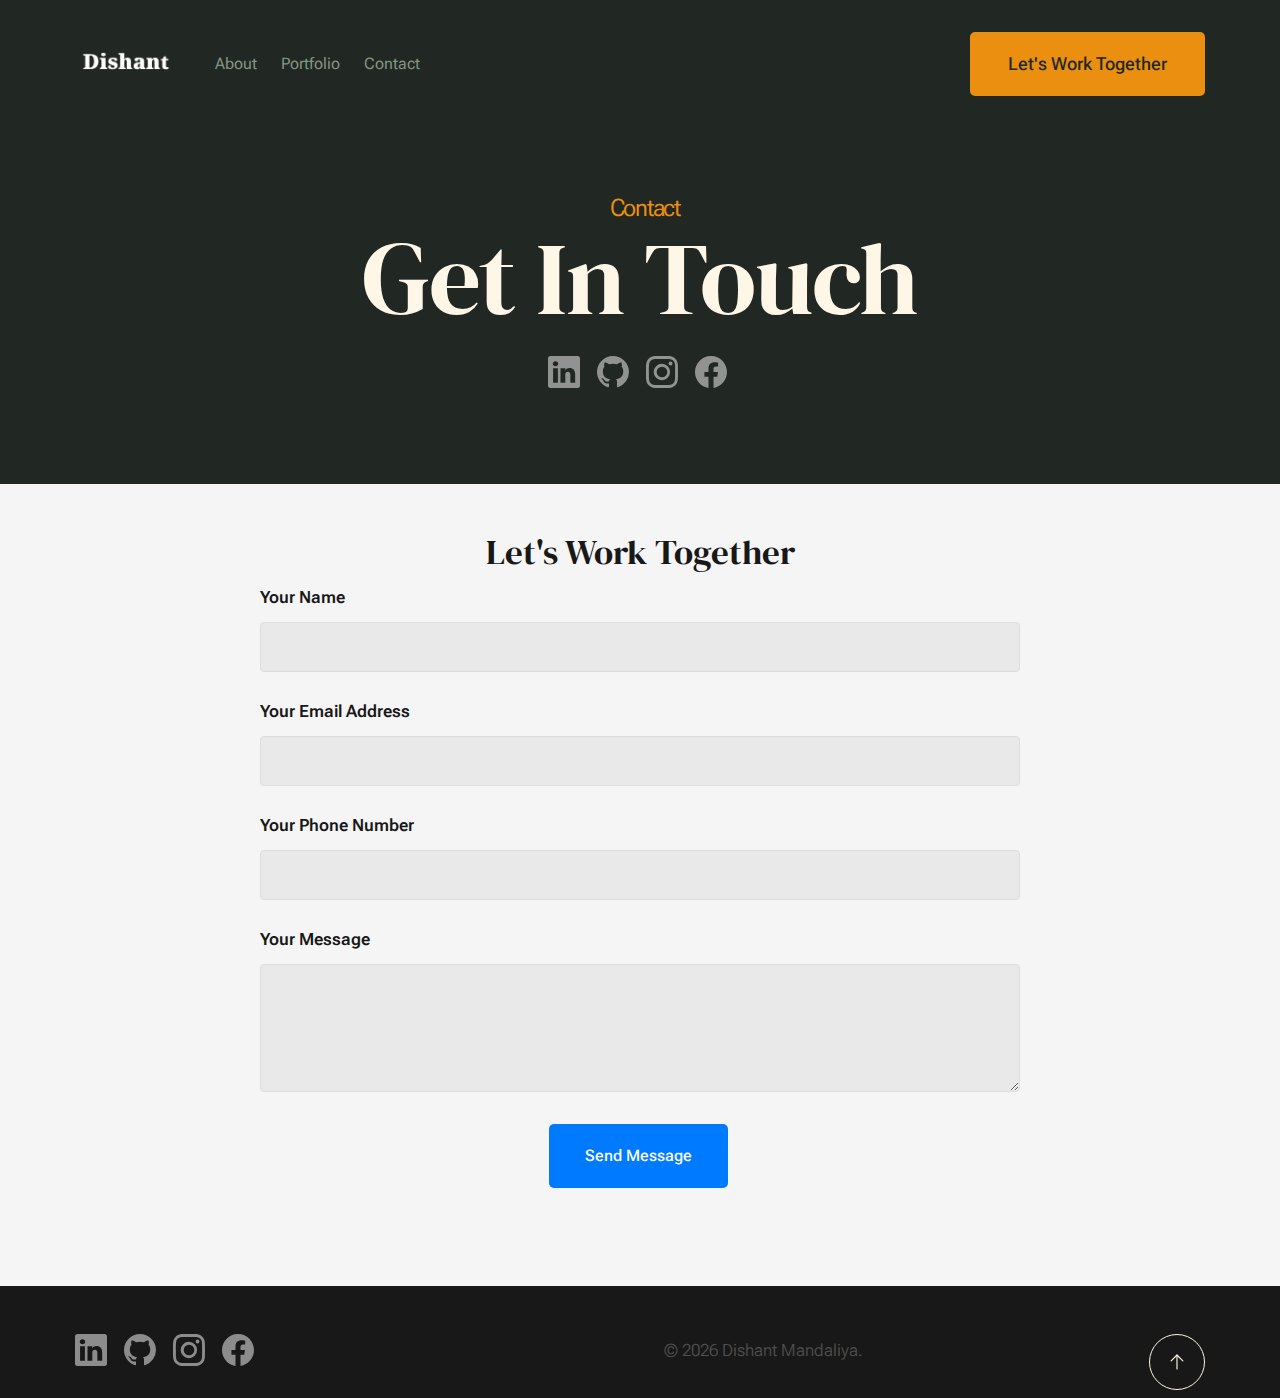
<file: contact.html>
<!DOCTYPE html>
<html lang="en" class="no-js">

<head>

    <!--- basic page needs
    ================================================== -->
    <meta charset="utf-8">
    <meta name="viewport" content="width=device-width, initial-scale=1">
    <title>Contact - Dishant</title>

    <script>
        document.documentElement.classList.remove('no-js');
        document.documentElement.classList.add('js');
    </script>

    <!-- CSS
    ================================================== -->
    <link rel="stylesheet" href="css/vendor.css">
    <link rel="stylesheet" href="css/styles.css">

    <!-- favicons
    ================================================== -->
    <link rel="apple-touch-icon" sizes="180x180" href="apple-touch-icon.png">
    <link rel="icon" type="image/png" sizes="32x32" href="favicon-32x32.png">
    <link rel="icon" type="image/png" sizes="16x16" href="favicon-16x16.png">
    <link rel="manifest" href="site.webmanifest">


</head>


<body id="top">


    <!-- preloader
    ================================================== -->
    <div id="preloader">
        <div id="loader" class="dots-fade">
            <div></div>
            <div></div>
            <div></div>
        </div>
    </div>
    <!-- page wrap
    ================================================== -->
    <!-- <div id="page" class="s-pagewrap"> -->


        <!-- # site header 
        ================================================== -->
        <header class="s-header">
            <div class="row s-header__inner width-sixteen-col">

                <div class="s-header__block">
                    <div class="s-header__logo">
                        <a class="logo" href="index.html">
                            <img src="Dishant-Images/DISHANT-LOGO-2.png" alt="Homepage">
                        </a>
                    </div>

                    <a class="s-header__menu-toggle" href="#0"><span>Menu</span></a>
                </div>

                <nav class="s-header__nav">

                    <ul class="s-header__menu-links">
                        <li><a href="about.html">About</a></li>
                        <li><a href="services.html">Portfolio</a></li>
                        <!-- <li><a href="blog.html">Journal</a></li> -->
                        <li><a href="contact.html">Contact</a></li>
                    </ul>

                    <div class="s-header__contact">
                        <a href="contact.html" class="btn btn--primary s-header__contact-btn">Let's Work Together</a>
                    </div>
                </nav>
            </div>
        </header>


        <!-- # site main content
        ================================================== -->
        <section id="content" class="s-content">

            <section class="s-pageheader pageheader">
                <div class="row">
                    <div class="column xl-12">
                        <h2 class="page-title">
                            <span class="page-title__small-type text-pretitle">Contact</span>
                            Get In Touch
                        </h2>
                        <ul class="s-footer__social social-list1">
                            <li>
                                <a href="https://www.linkedin.com/in/dishant-mandaliya">

                                    <svg xmlns="http://www.w3.org/2000/svg" width="16" height="16" fill="currentColor"
                                        class="bi bi-linkedin" viewBox="0 0 16 16">
                                        <path
                                            d="M0 1.146C0 .513.526 0 1.175 0h13.65C15.474 0 16 .513 16 1.146v13.708c0 .633-.526 1.146-1.175 1.146H1.175C.526 16 0 15.487 0 14.854zm4.943 12.248V6.169H2.542v7.225zm-1.2-8.212c.837 0 1.358-.554 1.358-1.248-.015-.709-.52-1.248-1.342-1.248S2.4 3.226 2.4 3.934c0 .694.521 1.248 1.327 1.248zm4.908 8.212V9.359c0-.216.016-.432.08-.586.173-.431.568-.878 1.232-.878.869 0 1.216.662 1.216 1.634v3.865h2.401V9.25c0-2.22-1.184-3.252-2.764-3.252-1.274 0-1.845.7-2.165 1.193v.025h-.016l.016-.025V6.169h-2.4c.03.678 0 7.225 0 7.225z" />
                                    </svg>
                                    <span class="u-screen-reader-text">Linkedin</span>
                                </a>
                            </li>
                            <li>
                                <a href="https://github.com/DishantMandaliya">
                                    <svg xmlns="http://www.w3.org/2000/svg" width="16" height="16" viewBox="0 0 16 16"
                                        style="fill:rgba(0, 0, 0, 1);transform:;-ms-filter:">
                                        <path
                                            d="M8 0C3.58 0 0 3.58 0 8c0 3.54 2.29 6.53 5.47 7.59.4.07.55-.17.55-.38 0-.19-.01-.82-.01-1.49-2.01.37-2.53-.49-2.69-.94-.09-.23-.48-.94-.82-1.13-.28-.15-.68-.52-.01-.53.63-.01 1.08.58 1.23.82.72 1.21 1.87.87 2.33.66.07-.52.28-.87.51-1.07-1.78-.2-3.64-.89-3.64-3.95 0-.87.31-1.59.82-2.15-.08-.2-.36-1.02.08-2.12 0 0 .67-.21 2.2.82.64-.18 1.32-.27 2-.27s1.36.09 2 .27c1.53-1.04 2.2-.82 2.2-.82.44 1.1.16 1.92.08 2.12.51.56.82 1.27.82 2.15 0 3.07-1.87 3.75-3.65 3.95.29.25.54.73.54 1.48 0 1.07-.01 1.93-.01 2.2 0 .21.15.46.55.38A8.01 8.01 0 0 0 16 8c0-4.42-3.58-8-8-8" />
                                    </svg>
                                    <span class="u-screen-reader-text">Github</span>
                                </a>
                            </li>
                            <li>
                                <a href="https://www.instagram.com/dishantmandaliya">
                                    <svg xmlns="http://www.w3.org/2000/svg" width="16" height="16" fill="currentColor"
                                        class="bi bi-instagram" viewBox="0 0 16 16">
                                        <path
                                            d="M8 0C5.829 0 5.556.01 4.703.048 3.85.088 3.269.222 2.76.42a3.9 3.9 0 0 0-1.417.923A3.9 3.9 0 0 0 .42 2.76C.222 3.268.087 3.85.048 4.7.01 5.555 0 5.827 0 8.001c0 2.172.01 2.444.048 3.297.04.852.174 1.433.372 1.942.205.526.478.972.923 1.417.444.445.89.719 1.416.923.51.198 1.09.333 1.942.372C5.555 15.99 5.827 16 8 16s2.444-.01 3.298-.048c.851-.04 1.434-.174 1.943-.372a3.9 3.9 0 0 0 1.416-.923c.445-.445.718-.891.923-1.417.197-.509.332-1.09.372-1.942C15.99 10.445 16 10.173 16 8s-.01-2.445-.048-3.299c-.04-.851-.175-1.433-.372-1.941a3.9 3.9 0 0 0-.923-1.417A3.9 3.9 0 0 0 13.24.42c-.51-.198-1.092-.333-1.943-.372C10.443.01 10.172 0 7.998 0zm-.717 1.442h.718c2.136 0 2.389.007 3.232.046.78.035 1.204.166 1.486.275.373.145.64.319.92.599s.453.546.598.92c.11.281.24.705.275 1.485.039.843.047 1.096.047 3.231s-.008 2.389-.047 3.232c-.035.78-.166 1.203-.275 1.485a2.5 2.5 0 0 1-.599.919c-.28.28-.546.453-.92.598-.28.11-.704.24-1.485.276-.843.038-1.096.047-3.232.047s-2.39-.009-3.233-.047c-.78-.036-1.203-.166-1.485-.276a2.5 2.5 0 0 1-.92-.598 2.5 2.5 0 0 1-.6-.92c-.109-.281-.24-.705-.275-1.485-.038-.843-.046-1.096-.046-3.233s.008-2.388.046-3.231c.036-.78.166-1.204.276-1.486.145-.373.319-.64.599-.92s.546-.453.92-.598c.282-.11.705-.24 1.485-.276.738-.034 1.024-.044 2.515-.045zm4.988 1.328a.96.96 0 1 0 0 1.92.96.96 0 0 0 0-1.92m-4.27 1.122a4.109 4.109 0 1 0 0 8.217 4.109 4.109 0 0 0 0-8.217m0 1.441a2.667 2.667 0 1 1 0 5.334 2.667 2.667 0 0 1 0-5.334" />
                                    </svg>
                                    <span class="u-screen-reader-text">Instagram</span>
                                </a>
                            </li>
                            <li>
                                <a href="https://www.facebook.com/dishantmandaliya">
                                    <svg xmlns="http://www.w3.org/2000/svg" width="16" height="16" fill="currentColor"
                                        class="bi bi-facebook" viewBox="0 0 16 16">
                                        <path
                                            d="M16 8.049c0-4.446-3.582-8.05-8-8.05C3.58 0-.002 3.603-.002 8.05c0 4.017 2.926 7.347 6.75 7.951v-5.625h-2.03V8.05H6.75V6.275c0-2.017 1.195-3.131 3.022-3.131.876 0 1.791.157 1.791.157v1.98h-1.009c-.993 0-1.303.621-1.303 1.258v1.51h2.218l-.354 2.326H9.25V16c3.824-.604 6.75-3.934 6.75-7.951" />
                                    </svg>
                                    <span class="u-screen-reader-text">Facebook</span>
                                </a>
                            </li>
                        </ul>
                    </div>
                </div>
            </section> <!--pageheader -->
        </section>

        <section id="contact-form-section">
            <div id="contact-form-container" class="container">
                <!-- <div class="custom-card row"> -->
                <h3 class="form-header text-center">Let's Work Together</h3>
                <form id="contact-form" method="post">
                    <!-- Left Column -->
                    <div class="form-group  col-md-6">
                        <label for="Name" class="form-label">Your Name</label>
                        <div class="input-group">
                            <input type="text" id="Name" name="Name" class="form-control" required>
                        </div>
                    </div>

                    <div class="form-group col-md-6">
                        <label for="Email" class="form-label">Your Email Address</label>
                        <div class="input-group">
                            <input type="email" id="Email" name="Email" class="form-control" required>
                        </div>
                    </div>

                    <div class="form-group col-md-6">
                        <label for="Phone" class="form-label">Your Phone Number</label>
                        <div class="input-group">
                            <input type="text" id="Phone" name="Phone" class="form-control" required>
                        </div>
                    </div>

                    <!-- Right Column -->
                    <div class="form-group col-12 col-md-6">
                        <label for="Message" class="form-label">Your Message</label>
                        <div class="input-group">
                            <textarea id="Message" name="Message" required></textarea>
                        </div>
                    </div>

                    <div class="form-group col-12 text-center">
                        <button type="submit" id="submit-button" class="btn btn-primary mt-3">Send Message</button>
                    </div>
                </form>
            </div>
            <!-- </div> -->
        </section>


        <!-- # footer 
        ================================================== -->
        <footer class="s-footer">
           
            <div class="row s-footer__bottom">  
                <!-- <div class="column xl-6 lg-12"> -->
                    <!-- </div>            -->
                    <div class="column xl-6 lg-12">
                    
                    <ul class="s-footer__social social-list">
                        <li>
                            <a href="https://www.linkedin.com/in/dishant-mandaliya">

                                <svg xmlns="http://www.w3.org/2000/svg" width="16" height="16" fill="currentColor"
                                    class="bi bi-linkedin" viewBox="0 0 16 16">
                                    <path
                                        d="M0 1.146C0 .513.526 0 1.175 0h13.65C15.474 0 16 .513 16 1.146v13.708c0 .633-.526 1.146-1.175 1.146H1.175C.526 16 0 15.487 0 14.854zm4.943 12.248V6.169H2.542v7.225zm-1.2-8.212c.837 0 1.358-.554 1.358-1.248-.015-.709-.52-1.248-1.342-1.248S2.4 3.226 2.4 3.934c0 .694.521 1.248 1.327 1.248zm4.908 8.212V9.359c0-.216.016-.432.08-.586.173-.431.568-.878 1.232-.878.869 0 1.216.662 1.216 1.634v3.865h2.401V9.25c0-2.22-1.184-3.252-2.764-3.252-1.274 0-1.845.7-2.165 1.193v.025h-.016l.016-.025V6.169h-2.4c.03.678 0 7.225 0 7.225z" />
                                </svg>
                                <span class="u-screen-reader-text">Linkedin</span>
                            </a>
                        </li>
                        <li>
                            <a href="https://github.com/DishantMandaliya">
                                <svg xmlns="http://www.w3.org/2000/svg" width="16" height="16" viewBox="0 0 16 16"
                                    style="fill:rgba(0, 0, 0, 1);transform:;-ms-filter:">
                                    <path
                                        d="M8 0C3.58 0 0 3.58 0 8c0 3.54 2.29 6.53 5.47 7.59.4.07.55-.17.55-.38 0-.19-.01-.82-.01-1.49-2.01.37-2.53-.49-2.69-.94-.09-.23-.48-.94-.82-1.13-.28-.15-.68-.52-.01-.53.63-.01 1.08.58 1.23.82.72 1.21 1.87.87 2.33.66.07-.52.28-.87.51-1.07-1.78-.2-3.64-.89-3.64-3.95 0-.87.31-1.59.82-2.15-.08-.2-.36-1.02.08-2.12 0 0 .67-.21 2.2.82.64-.18 1.32-.27 2-.27s1.36.09 2 .27c1.53-1.04 2.2-.82 2.2-.82.44 1.1.16 1.92.08 2.12.51.56.82 1.27.82 2.15 0 3.07-1.87 3.75-3.65 3.95.29.25.54.73.54 1.48 0 1.07-.01 1.93-.01 2.2 0 .21.15.46.55.38A8.01 8.01 0 0 0 16 8c0-4.42-3.58-8-8-8" />
                                </svg>
                                <span class="u-screen-reader-text">Github</span>
                            </a>
                        </li>
                        <li>
                            <a href="https://www.instagram.com/dishantmandaliya">
                                <svg xmlns="http://www.w3.org/2000/svg" width="16" height="16" fill="currentColor"
                                    class="bi bi-instagram" viewBox="0 0 16 16">
                                    <path
                                        d="M8 0C5.829 0 5.556.01 4.703.048 3.85.088 3.269.222 2.76.42a3.9 3.9 0 0 0-1.417.923A3.9 3.9 0 0 0 .42 2.76C.222 3.268.087 3.85.048 4.7.01 5.555 0 5.827 0 8.001c0 2.172.01 2.444.048 3.297.04.852.174 1.433.372 1.942.205.526.478.972.923 1.417.444.445.89.719 1.416.923.51.198 1.09.333 1.942.372C5.555 15.99 5.827 16 8 16s2.444-.01 3.298-.048c.851-.04 1.434-.174 1.943-.372a3.9 3.9 0 0 0 1.416-.923c.445-.445.718-.891.923-1.417.197-.509.332-1.09.372-1.942C15.99 10.445 16 10.173 16 8s-.01-2.445-.048-3.299c-.04-.851-.175-1.433-.372-1.941a3.9 3.9 0 0 0-.923-1.417A3.9 3.9 0 0 0 13.24.42c-.51-.198-1.092-.333-1.943-.372C10.443.01 10.172 0 7.998 0zm-.717 1.442h.718c2.136 0 2.389.007 3.232.046.78.035 1.204.166 1.486.275.373.145.64.319.92.599s.453.546.598.92c.11.281.24.705.275 1.485.039.843.047 1.096.047 3.231s-.008 2.389-.047 3.232c-.035.78-.166 1.203-.275 1.485a2.5 2.5 0 0 1-.599.919c-.28.28-.546.453-.92.598-.28.11-.704.24-1.485.276-.843.038-1.096.047-3.232.047s-2.39-.009-3.233-.047c-.78-.036-1.203-.166-1.485-.276a2.5 2.5 0 0 1-.92-.598 2.5 2.5 0 0 1-.6-.92c-.109-.281-.24-.705-.275-1.485-.038-.843-.046-1.096-.046-3.233s.008-2.388.046-3.231c.036-.78.166-1.204.276-1.486.145-.373.319-.64.599-.92s.546-.453.92-.598c.282-.11.705-.24 1.485-.276.738-.034 1.024-.044 2.515-.045zm4.988 1.328a.96.96 0 1 0 0 1.92.96.96 0 0 0 0-1.92m-4.27 1.122a4.109 4.109 0 1 0 0 8.217 4.109 4.109 0 0 0 0-8.217m0 1.441a2.667 2.667 0 1 1 0 5.334 2.667 2.667 0 0 1 0-5.334" />
                                </svg>
                                <span class="u-screen-reader-text">Instagram</span>
                            </a>
                        </li>
                        <li>
                            <a href="https://www.facebook.com/dishantmandaliya">
                                <svg xmlns="http://www.w3.org/2000/svg" width="16" height="16" fill="currentColor"
                                    class="bi bi-facebook" viewBox="0 0 16 16">
                                    <path
                                        d="M16 8.049c0-4.446-3.582-8.05-8-8.05C3.58 0-.002 3.603-.002 8.05c0 4.017 2.926 7.347 6.75 7.951v-5.625h-2.03V8.05H6.75V6.275c0-2.017 1.195-3.131 3.022-3.131.876 0 1.791.157 1.791.157v1.98h-1.009c-.993 0-1.303.621-1.303 1.258v1.51h2.218l-.354 2.326H9.25V16c3.824-.604 6.75-3.934 6.75-7.951" />
                                </svg>
                                <span class="u-screen-reader-text">Facebook</span>
                            </a>
                        </li>
                    </ul>
                </div>
              
                <!-- s-header__contact -->

                <!-- <h3>Follow Me</h3> -->
                <div class="column xl-6 lg-12">
                    <p class="ss-copyright">
                    <p>&copy; <span id="currentyear"></span> Dishant Mandaliya.</p>
                    </p>
                </div>
            
                <div class="ss-go-top">
                    <a class="smoothscroll" title="Back to Top" href="#top">
                        <svg xmlns="http://www.w3.org/2000/svg" viewBox="0 0 24 24" width="36" height="36" fill="none"
                            stroke="#ffffff" stroke-width="1" stroke-linecap="round" stroke-linejoin="round">&lt;!--!
                            Atomicons Free 1.00 by @atisalab License - https://atomicons.com/license/ (Icons: CC BY 4.0)
                            Copyright 2021 Atomicons --&gt;<polyline points="17 11 12 6 7 11"></polyline>
                            <line x1="12" y1="18" x2="12" y2="6"></line>
                        </svg>
                    </a>
                </div>
            </div>
        </footer>
        <!-- Java Script
    ================================================== -->
        <script src="js/plugins.js"></script>
        <script src="js/main.js"></script>
</body>

</html>
</file>
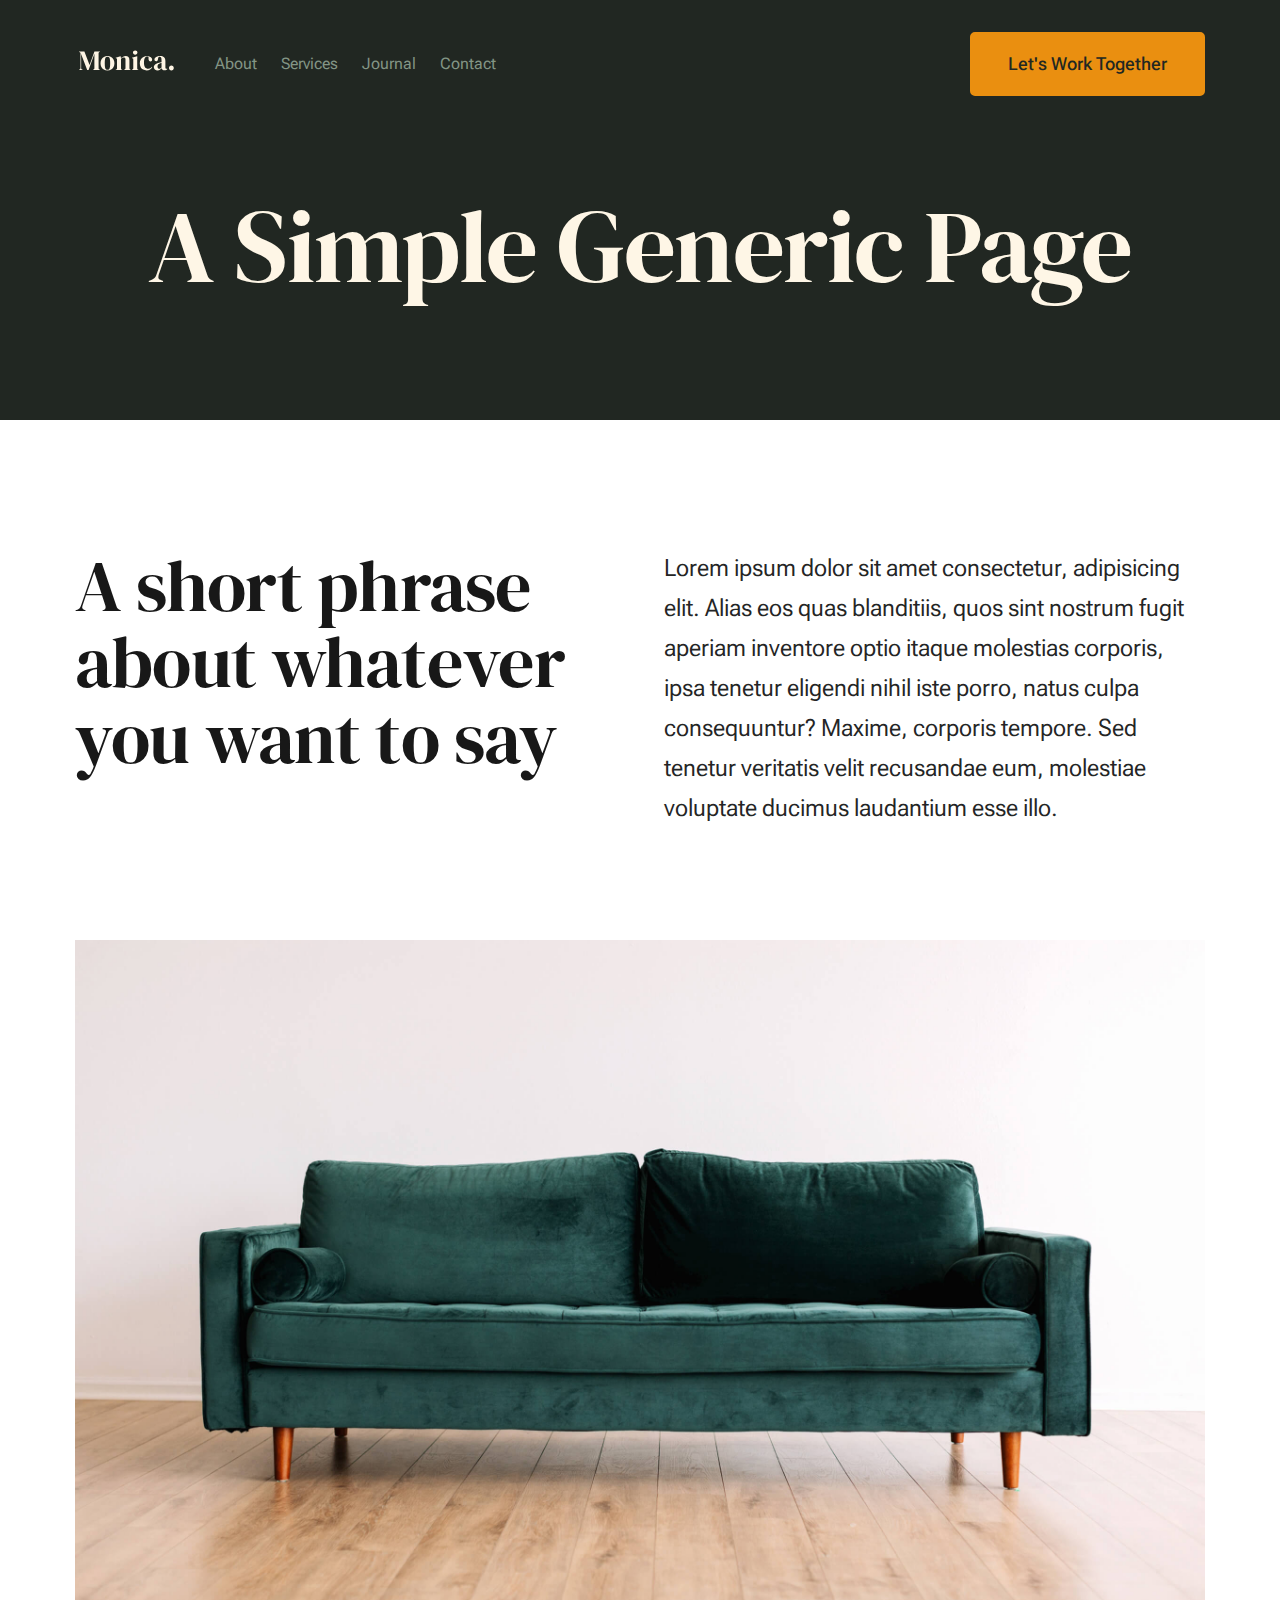
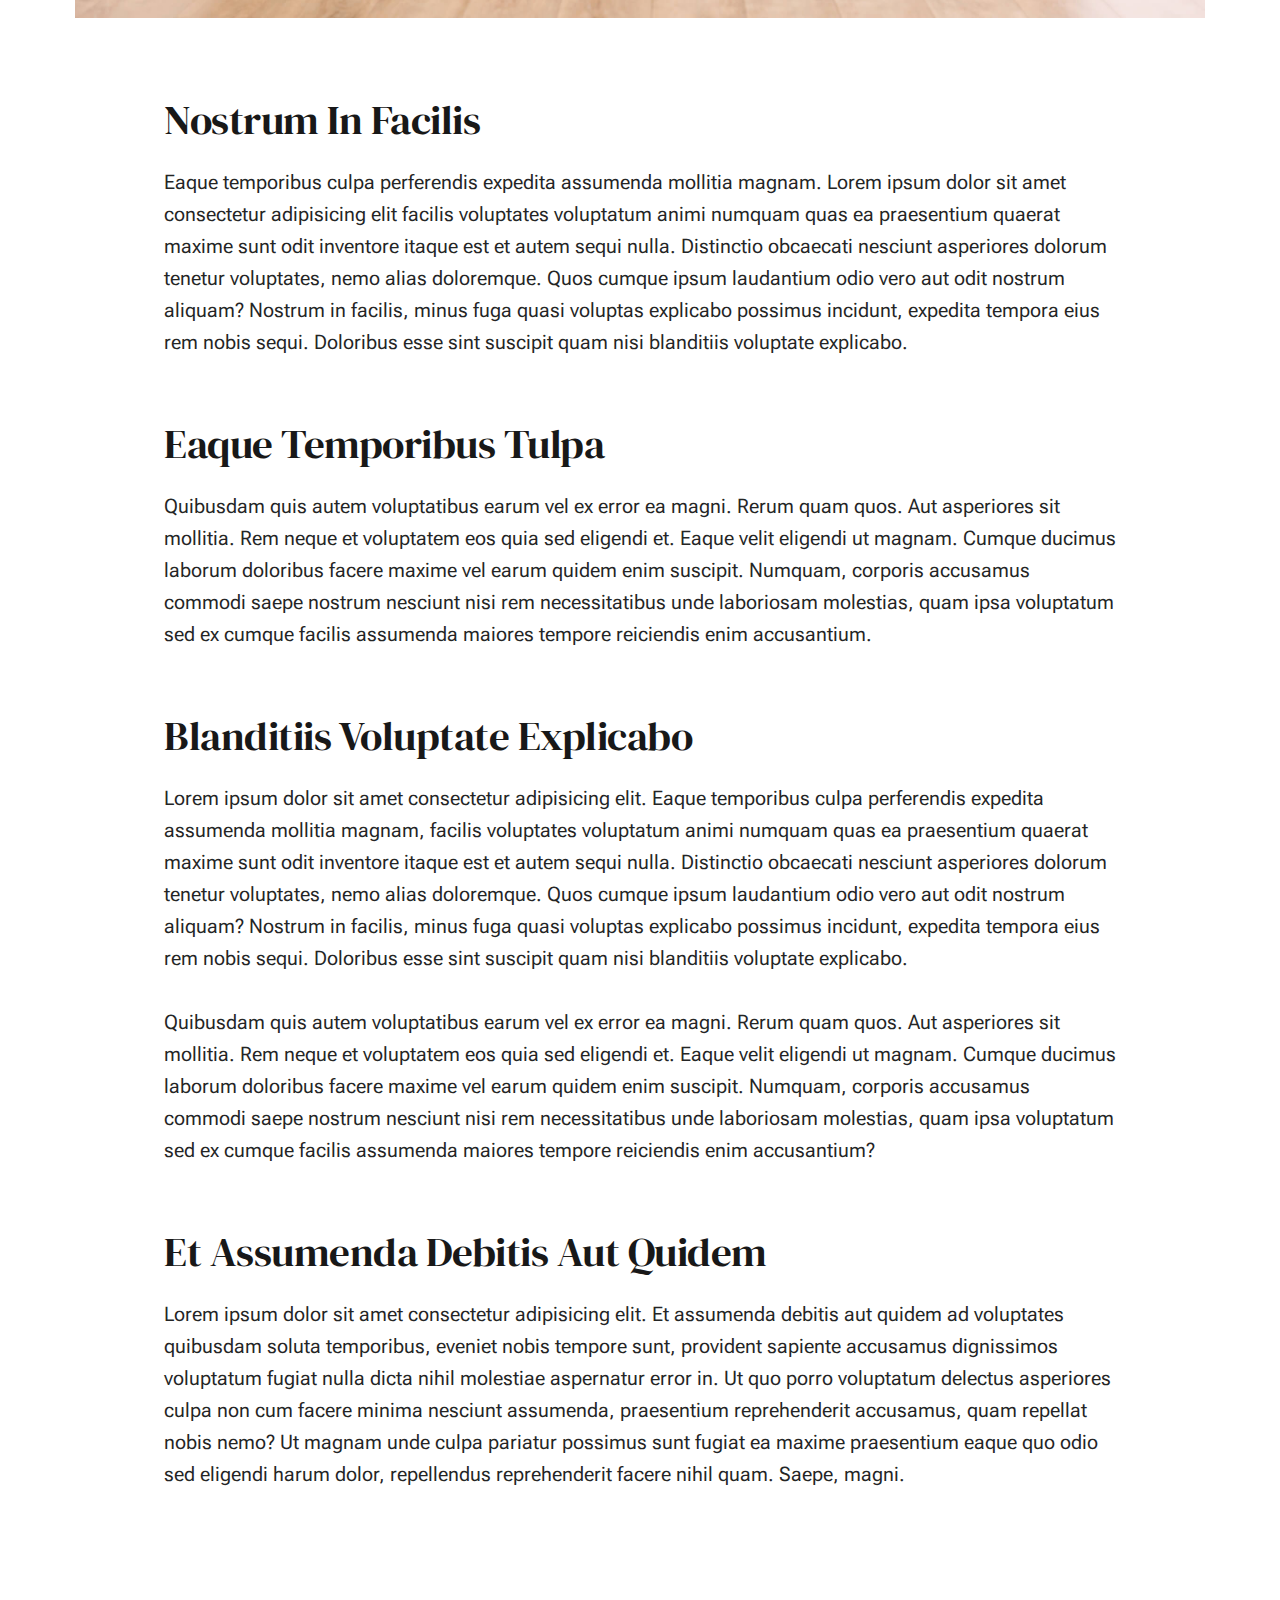
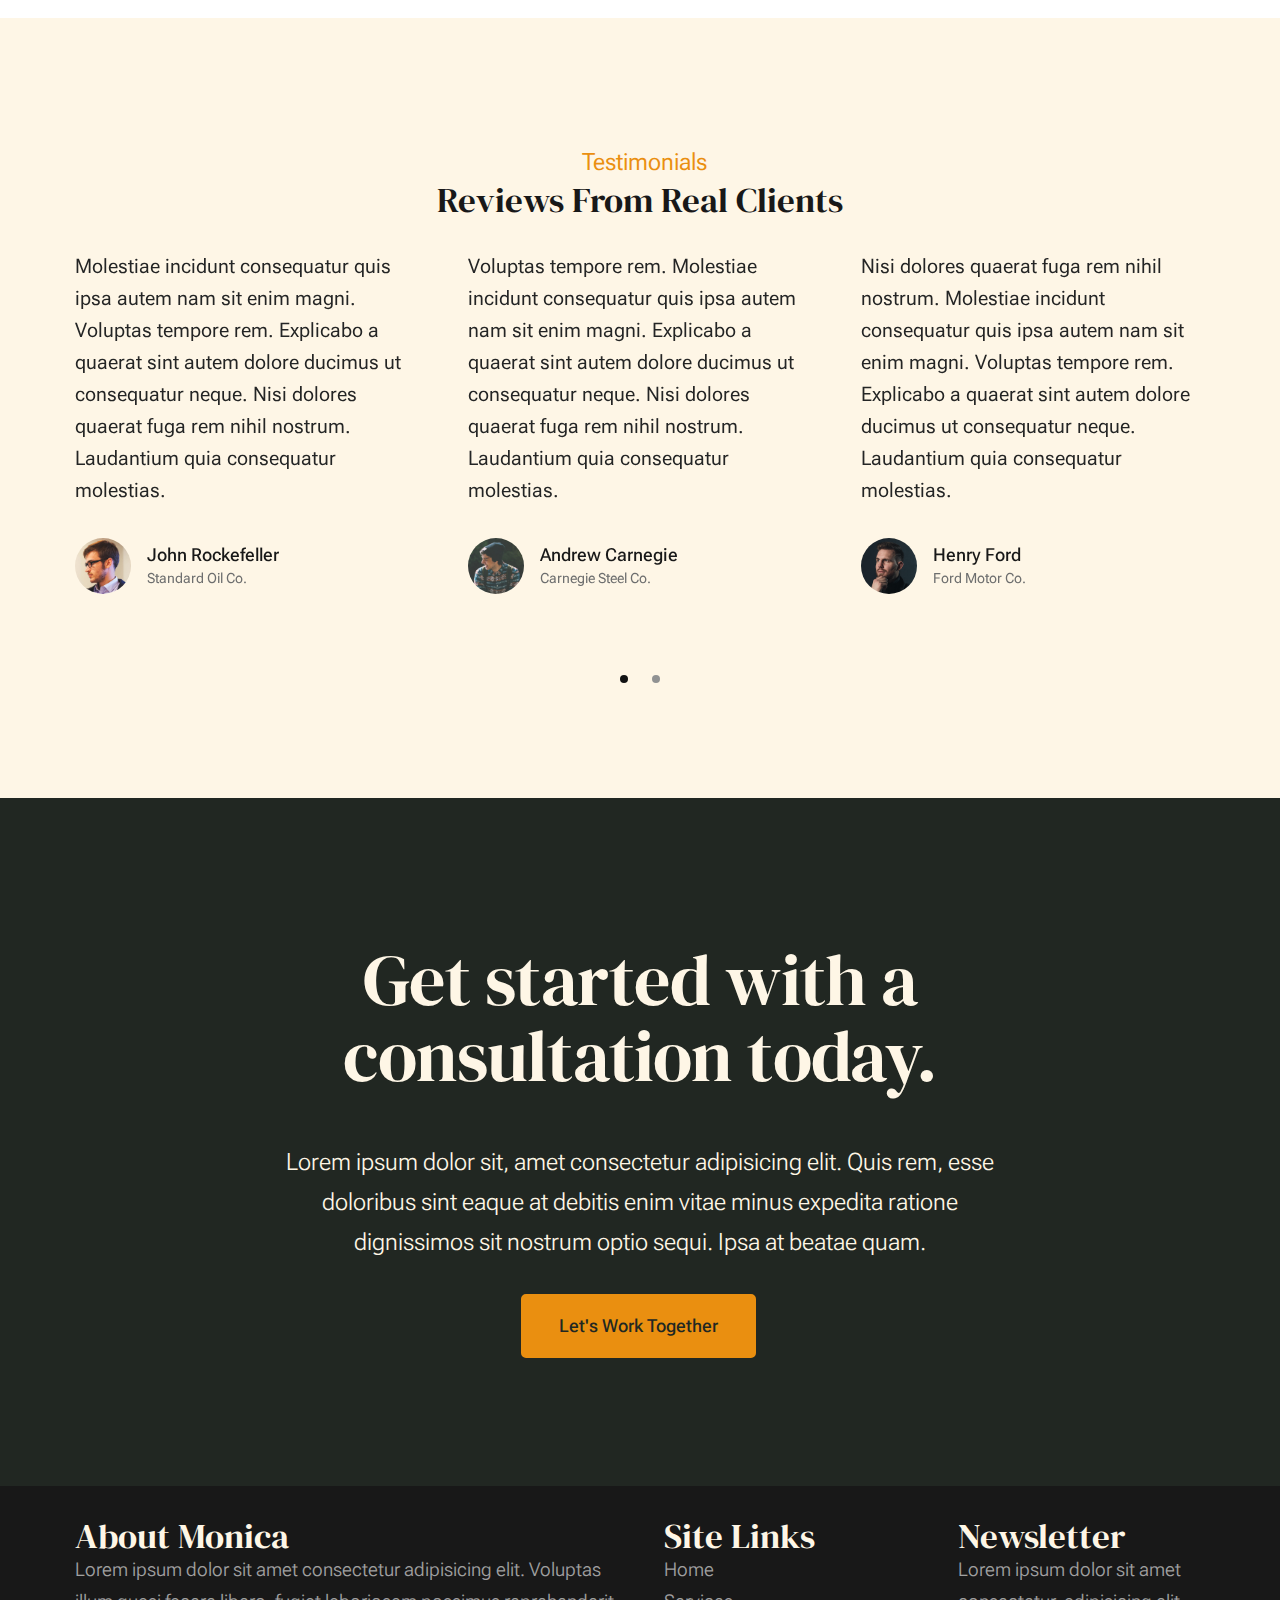
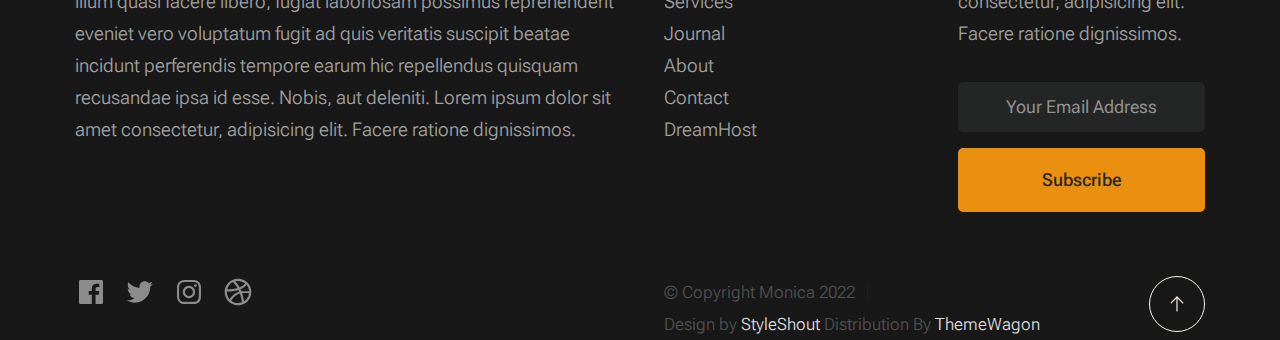
<file: generic.html>
<!DOCTYPE html>
<html lang="en" class="no-js" >
<head>

    <!--- basic page needs
    ================================================== -->
    <meta charset="utf-8">
    <meta name="viewport" content="width=device-width, initial-scale=1">
    <title>Generic - Monica</title>

    <script>
        document.documentElement.classList.remove('no-js');
        document.documentElement.classList.add('js');
    </script>

    <!-- CSS
    ================================================== -->
    <link rel="stylesheet" href="css/vendor.css">
    <link rel="stylesheet" href="css/styles.css">

    <!-- favicons
    ================================================== -->
    <link rel="apple-touch-icon" sizes="180x180" href="apple-touch-icon.png">
    <link rel="icon" type="image/png" sizes="32x32" href="favicon-32x32.png">
    <link rel="icon" type="image/png" sizes="16x16" href="favicon-16x16.png">
    <link rel="manifest" href="site.webmanifest">

</head>


<body id="top">


    <!-- preloader
    ================================================== -->
    <div id="preloader">
        <div id="loader" class="dots-fade">
            <div></div>
            <div></div>
            <div></div>
        </div>
    </div>


    <!-- page wrap
    ================================================== -->
    <div id="page" class="s-pagewrap">


        <!-- # site header 
        ================================================== -->
        <header class="s-header">

            <div class="row s-header__inner width-sixteen-col">

                <div class="s-header__block">
                    <div class="s-header__logo">
                        <a class="logo" href="index.html">
                            <img src="images/logo.svg" alt="Homepage">
                        </a>
                    </div>

                    <a class="s-header__menu-toggle" href="#0"><span>Menu</span></a>
                </div> <!-- end s-header__block -->

                <nav class="s-header__nav">
    
                    <ul class="s-header__menu-links">
                        <li><a href="about.html">About</a></li>
                        <li><a href="services.html">Services</a></li>
                        <li><a href="blog.html">Journal</a></li>
                        <li><a href="contact.html">Contact</a></li>
                    </ul> <!-- s-header__menu-links -->

                    <div class="s-header__contact">
                        <a href="contact.html" class="btn btn--primary s-header__contact-btn">Let's Work Together</a>                        
                    </div> <!-- s-header__contact -->
    
                </nav> <!-- end s-header__nav -->

            </div> <!-- end s-header__inner -->

        </header> <!-- end s-header -->


        <!-- # site main content
        ================================================== -->
        <section id="content" class="s-content">

               <section class="s-pageheader pageheader">
                    <div class="row">
                        <div class="column xl-12">
                            <h1 class="page-title">
                               A Simple Generic Page
                            </h1>
                            
                        </div>
                    </div>
               </section> <!-- end pageheader --> 

               <section class="s-pagecontent pagecontent">

                    <div class="row pageintro">
                        <div class="column xl-6 lg-12">
                            <h2 class="text-display-title">A short phrase about whatever you want to say</h2>
                        </div>
                        <div class="column xl-6 lg-12 u-flexitem-x-right">
                            <p class="lead">
                            Lorem ipsum dolor sit amet consectetur, adipisicing elit. Alias eos quas blanditiis, quos sint nostrum fugit aperiam 
                            inventore optio itaque molestias corporis, ipsa tenetur eligendi nihil iste porro, natus culpa consequuntur? Maxime, 
                            corporis tempore. Sed tenetur veritatis velit recusandae eum, molestiae voluptate ducimus laudantium esse illo. 
                            </p>
                        </div>                       
                    </div> <!-- end pageintro -->   
                    
                    <div class="row pagemedia">
                        <d class="column xl-12">
                            <figure class="page-media">                                
                                <img src="images/sample-1200.jpg" 
                                     srcset="images/sample-2400.jpg 2400w, 
                                             images/sample-1200.jpg 1200w, 
                                             images/sample-600.jpg 600w" sizes="(max-width: 2400px) 100vw, 2400px" alt="">
                            </figure>
                        </d>
                    </div> <!-- end pagemedia -->

                    <div class="row width-narrower pagemain">
                        <div class="column xl-12"> 

                            <h2>Nostrum In Facilis</h2>
                            <p>
                            Eaque temporibus culpa perferendis expedita assumenda mollitia magnam. Lorem ipsum dolor sit amet consectetur adipisicing elit
                            facilis voluptates voluptatum animi numquam quas ea praesentium quaerat maxime sunt odit inventore itaque est et autem sequi nulla. 
                            Distinctio obcaecati nesciunt asperiores dolorum tenetur voluptates, nemo alias doloremque. Quos cumque ipsum laudantium odio vero 
                            aut odit nostrum aliquam? Nostrum in facilis, minus fuga quasi voluptas explicabo possimus incidunt, expedita tempora eius rem nobis sequi. 
                            Doloribus esse sint suscipit quam nisi blanditiis voluptate explicabo.
                            </p>

                            <h2>Eaque Temporibus Tulpa</h2>

                            <p>
                            Quibusdam quis autem voluptatibus earum vel ex error ea magni. Rerum quam quos. Aut asperiores sit mollitia. Rem neque et voluptatem 
                            eos quia sed eligendi et. Eaque velit eligendi ut magnam. Cumque ducimus laborum doloribus facere maxime vel earum quidem enim suscipit. 
                            Numquam, corporis accusamus commodi saepe nostrum nesciunt nisi rem necessitatibus unde laboriosam molestias, quam ipsa voluptatum sed 
                            ex cumque facilis assumenda maiores tempore reiciendis enim accusantium.
                            </p>

                            <h2>Blanditiis Voluptate Explicabo</h2>
                            <p>
                            Lorem ipsum dolor sit amet consectetur adipisicing elit. Eaque temporibus culpa perferendis expedita assumenda mollitia magnam, 
                            facilis voluptates voluptatum animi numquam quas ea praesentium quaerat maxime sunt odit inventore itaque est et autem sequi nulla. 
                            Distinctio obcaecati nesciunt asperiores dolorum tenetur voluptates, nemo alias doloremque. Quos cumque ipsum laudantium odio vero aut 
                            odit nostrum aliquam? Nostrum in facilis, minus fuga quasi voluptas explicabo possimus incidunt, expedita tempora eius rem nobis sequi. 
                            Doloribus esse sint suscipit quam nisi blanditiis voluptate explicabo.
                            </p>

                            <p>
                            Quibusdam quis autem voluptatibus earum vel ex error ea magni. Rerum quam quos. Aut asperiores sit mollitia. Rem neque et voluptatem 
                            eos quia sed eligendi et. Eaque velit eligendi ut magnam. Cumque ducimus laborum doloribus facere maxime vel earum quidem enim suscipit. 
                            Numquam, corporis accusamus commodi saepe nostrum nesciunt nisi rem necessitatibus unde laboriosam molestias, quam ipsa voluptatum sed 
                            ex cumque facilis assumenda maiores tempore reiciendis enim accusantium?
                            </p>                   

                            <h2>Et Assumenda Debitis Aut Quidem</h2>
                            <p>
                            Lorem ipsum dolor sit amet consectetur adipisicing elit. Et assumenda debitis aut quidem ad voluptates quibusdam soluta temporibus, 
                            eveniet nobis tempore sunt, provident sapiente accusamus dignissimos voluptatum fugiat nulla dicta nihil molestiae aspernatur error in. 
                            Ut quo porro voluptatum delectus asperiores culpa non cum facere minima nesciunt assumenda, praesentium reprehenderit accusamus, quam 
                            repellat nobis nemo? Ut magnam unde culpa pariatur possimus sunt fugiat ea maxime praesentium eaque quo odio sed eligendi harum dolor, 
                            repellendus reprehenderit facere nihil quam. Saepe, magni.
                            </p>

                        </div> <!-- end grid-block-->
                    </div> <!-- end pagemain -->

               </section> <!-- pagecontent -->

               <section class="s-testimonials">

                    <div class="s-testimonials__header row row-x-center text-center">
                        <div class="column xl-8 lg-12">
        
                            <p class="text-pretitle">
                            Testimonials
                            </p>
                            <h3>
                            Reviews From Real Clients
                            </h3>                        
        
                        </div>
                    </div> <!--end s-testimonials__header -->

                    <div class="row s-testimonials__content">
                        <div class="column xl-12 testimonials">

                            <div class="swiper-container testimonials__slider page-slider">

                                <div class="swiper-wrapper">
                                    <div class="testimonials__slide swiper-slide">
                                        <p>
                                        Molestiae incidunt consequatur quis ipsa autem nam sit enim magni. Voluptas tempore rem. 
                                        Explicabo a quaerat sint autem dolore ducimus ut consequatur neque. Nisi dolores quaerat fuga rem nihil nostrum.
                                        Laudantium quia consequatur molestias.
                                        </p>
                                        <div class="testimonials__author">
                                            <img src="images/avatars/user-01.jpg" alt="Author image" class="testimonials__avatar">
                                            <cite class="testimonials__cite">
                                                <strong>John Rockefeller</strong>
                                                <span>Standard Oil Co.</span>
                                            </cite>
                                        </div>
                                    </div>
                                    <div class="testimonials__slide swiper-slide">
                                        <p>
                                        Voluptas tempore rem. Molestiae incidunt consequatur quis ipsa autem nam sit enim magni. 
                                        Explicabo a quaerat sint autem dolore ducimus ut consequatur neque. Nisi dolores quaerat fuga rem nihil nostrum.
                                        Laudantium quia consequatur molestias.
                                        </p>
                                        <div class="testimonials__author">
                                            <img src="images/avatars/user-04.jpg" alt="Author image" class="testimonials__avatar">
                                            <cite class="testimonials__cite">
                                                <strong>Andrew Carnegie</strong>
                                                <span>Carnegie Steel Co.</span>
                                            </cite>
                                        </div>
                                    </div>
                                    <div class="testimonials__slide swiper-slide">
                                        <p>
                                        Nisi dolores quaerat fuga rem nihil nostrum. Molestiae incidunt consequatur quis ipsa autem nam sit enim magni. 
                                        Voluptas tempore rem. Explicabo a quaerat sint autem dolore ducimus ut consequatur neque. 
                                        Laudantium quia consequatur molestias.
                                        </p>
                                        <div class="testimonials__author">
                                            <img src="images/avatars/user-06.jpg" alt="Author image" class="testimonials__avatar">
                                            <cite class="testimonials__cite">
                                                <strong>Henry Ford</strong>
                                                <span>Ford Motor Co.</span>
                                            </cite>
                                        </div>
                                    </div>
                                    <div class="testimonials__slide swiper-slide">
                                        <p>
                                        Molestiae incidunt consequatur quis ipsa autem nam sit enim magni. Voluptas tempore rem. 
                                        Explicabo a quaerat sint autem dolore ducimus ut consequatur neque. Nisi dolores quaerat fuga rem nihil nostrum.
                                        Laudantium quia consequatur molestias.
                                        </p>
                                        <div class="testimonials__author">
                                            <img src="images/avatars/user-02.jpg" alt="Author image" class="testimonials__avatar">
                                            <cite class="testimonials__cite">
                                                <strong>John Morgan</strong>
                                                <span>JP Morgan & Co.</span>
                                            </cite>
                                        </div>
                                    </div> 
                                </div> <!-- end swiper-wrapper --> 

                                <div class="swiper-pagination"></div>

                            </div> <!--end testimonials__slider --> 

                        </div> <!-- testimonials -->
                    </div> <!--end s-testimonials__content -->

               </section> <!-- end s-testimonials -->

        </section> <!-- s-content-->

        <!-- # cta
        ================================================== -->
        <section id="cta" class="s-cta">

            <div class="row row-x-center text-center">
                <div class="column xl-8 lg-12">

                    <div class="s-cta__content">
                        <h2 class="text-display-title">
                        Get started with a consultation today.
                        </h2>
                        <p class="lead">
                        Lorem ipsum dolor sit, amet consectetur adipisicing elit. Quis rem, esse doloribus sint eaque at debitis enim vitae minus expedita ratione dignissimos sit nostrum optio sequi. Ipsa at beatae quam.
                        </p>
                        <a href="contact.html" class="btn btn--primary">Let's Work Together</a>
                    </div>

                </div>
            </div>

        </section> <!-- end s-cta -->


        <!-- # footer 
        ================================================== -->
        <footer class="s-footer">
            <div class="row s-footer__content">
                <div class="column xl-6 lg-6 md-12 s-footer__block s-footer__about">                    
                    <h3>About Monica</h3>
                    <p>
                    Lorem ipsum dolor sit amet consectetur adipisicing elit. Voluptas illum quasi facere libero, 
                    fugiat laboriosam possimus reprehenderit eveniet vero voluptatum fugit ad quis veritatis suscipit beatae 
                    incidunt perferendis tempore earum hic repellendus quisquam recusandae ipsa id esse. Nobis, aut deleniti.
                    Lorem ipsum dolor sit amet consectetur, adipisicing elit. Facere ratione dignissimos.
                    </p>               
                </div>                
                <div class="column xl-3 lg-6 md-12 s-footer__block s-footer__site-links">
                    <h3>Site Links</h3>
                    <ul class="link-list">
                        <li><a href="index.html">Home</a></li>
                        <li><a href="services.html">Services</a></li>
                        <li><a href="blog.html">Journal</a></li>
                        <li><a href="about.html">About</a></li>
                        <li><a href="contact.html">Contact</a></li>
                        <li><a href="https://www.dreamhost.com/r.cgi?287326">DreamHost</a></li>
                    </ul>
                </div>
                <div class="column xl-3 lg-6 md-12 tab-12 s-footer__block s-footer__newsletter">
                    <h3>Newsletter</h3>

                    <p>
                    Lorem ipsum dolor sit amet consectetur, adipisicing elit. Facere ratione dignissimos.
                    </p>

                    <div class="subscribe-form">
                        <form id="mc-form" class="mc-form">
                            <input type="email" name="EMAIL" id="mce-EMAIL" class="u-fullwidth text-center" placeholder="Your Email Address" title="The domain portion of the email address is invalid (the portion after the @)." pattern="^([^\x00-\x20\x22\x28\x29\x2c\x2e\x3a-\x3c\x3e\x40\x5b-\x5d\x7f-\xff]+|\x22([^\x0d\x22\x5c\x80-\xff]|\x5c[\x00-\x7f])*\x22)(\x2e([^\x00-\x20\x22\x28\x29\x2c\x2e\x3a-\x3c\x3e\x40\x5b-\x5d\x7f-\xff]+|\x22([^\x0d\x22\x5c\x80-\xff]|\x5c[\x00-\x7f])*\x22))*\x40([^\x00-\x20\x22\x28\x29\x2c\x2e\x3a-\x3c\x3e\x40\x5b-\x5d\x7f-\xff]+|\x5b([^\x0d\x5b-\x5d\x80-\xff]|\x5c[\x00-\x7f])*\x5d)(\x2e([^\x00-\x20\x22\x28\x29\x2c\x2e\x3a-\x3c\x3e\x40\x5b-\x5d\x7f-\xff]+|\x5b([^\x0d\x5b-\x5d\x80-\xff]|\x5c[\x00-\x7f])*\x5d))*(\.\w{2,})+$" required>
                            <input type="submit" name="subscribe" value="Subscribe" class="btn btn--primary btn--small u-fullwidth">
                            <!-- <div style="position: absolute; left: -5000px;" aria-hidden="true"><input type="text" name="b_cdb7b577e41181934ed6a6a44_9a91cfe7b3" tabindex="-1" value=""></div> -->
                            <div class="mc-status"></div>
                        </form>
                    </div>
                </div>
            </div>    
            
            <div class="row s-footer__bottom">
                <div class="column xl-6 lg-12">
                    <ul class="s-footer__social social-list">
                        <li>
                            <a href="#0">
                                <svg xmlns="http://www.w3.org/2000/svg" width="24" height="24" viewBox="0 0 24 24" style="fill:rgba(0, 0, 0, 1);transform:;-ms-filter:"><path d="M20,3H4C3.447,3,3,3.448,3,4v16c0,0.552,0.447,1,1,1h8.615v-6.96h-2.338v-2.725h2.338v-2c0-2.325,1.42-3.592,3.5-3.592 c0.699-0.002,1.399,0.034,2.095,0.107v2.42h-1.435c-1.128,0-1.348,0.538-1.348,1.325v1.735h2.697l-0.35,2.725h-2.348V21H20 c0.553,0,1-0.448,1-1V4C21,3.448,20.553,3,20,3z"></path></svg>
                                <span class="u-screen-reader-text">Facebook</span>
                            </a>
                        </li>
                        <li>
                            <a href="#0">
                                <svg xmlns="http://www.w3.org/2000/svg" width="24" height="24" viewBox="0 0 24 24" style="fill:rgba(0, 0, 0, 1);transform:;-ms-filter:"><path d="M19.633,7.997c0.013,0.175,0.013,0.349,0.013,0.523c0,5.325-4.053,11.461-11.46,11.461c-2.282,0-4.402-0.661-6.186-1.809 c0.324,0.037,0.636,0.05,0.973,0.05c1.883,0,3.616-0.636,5.001-1.721c-1.771-0.037-3.255-1.197-3.767-2.793 c0.249,0.037,0.499,0.062,0.761,0.062c0.361,0,0.724-0.05,1.061-0.137c-1.847-0.374-3.23-1.995-3.23-3.953v-0.05 c0.537,0.299,1.16,0.486,1.82,0.511C3.534,9.419,2.823,8.184,2.823,6.787c0-0.748,0.199-1.434,0.548-2.032 c1.983,2.443,4.964,4.04,8.306,4.215c-0.062-0.3-0.1-0.611-0.1-0.923c0-2.22,1.796-4.028,4.028-4.028 c1.16,0,2.207,0.486,2.943,1.272c0.91-0.175,1.782-0.512,2.556-0.973c-0.299,0.935-0.936,1.721-1.771,2.22 c0.811-0.088,1.597-0.312,2.319-0.624C21.104,6.712,20.419,7.423,19.633,7.997z"></path></svg>
                                <span class="u-screen-reader-text">Twitter</span>
                            </a>
                        </li>
                        <li>
                            <a href="#0">
                                <svg xmlns="http://www.w3.org/2000/svg" width="24" height="24" viewBox="0 0 24 24" style="fill:rgba(0, 0, 0, 1);transform:;-ms-filter:"><path d="M11.999,7.377c-2.554,0-4.623,2.07-4.623,4.623c0,2.554,2.069,4.624,4.623,4.624c2.552,0,4.623-2.07,4.623-4.624 C16.622,9.447,14.551,7.377,11.999,7.377L11.999,7.377z M11.999,15.004c-1.659,0-3.004-1.345-3.004-3.003 c0-1.659,1.345-3.003,3.004-3.003s3.002,1.344,3.002,3.003C15.001,13.659,13.658,15.004,11.999,15.004L11.999,15.004z"></path><circle cx="16.806" cy="7.207" r="1.078"></circle><path d="M20.533,6.111c-0.469-1.209-1.424-2.165-2.633-2.632c-0.699-0.263-1.438-0.404-2.186-0.42 c-0.963-0.042-1.268-0.054-3.71-0.054s-2.755,0-3.71,0.054C7.548,3.074,6.809,3.215,6.11,3.479C4.9,3.946,3.945,4.902,3.477,6.111 c-0.263,0.7-0.404,1.438-0.419,2.186c-0.043,0.962-0.056,1.267-0.056,3.71c0,2.442,0,2.753,0.056,3.71 c0.015,0.748,0.156,1.486,0.419,2.187c0.469,1.208,1.424,2.164,2.634,2.632c0.696,0.272,1.435,0.426,2.185,0.45 c0.963,0.042,1.268,0.055,3.71,0.055s2.755,0,3.71-0.055c0.747-0.015,1.486-0.157,2.186-0.419c1.209-0.469,2.164-1.424,2.633-2.633 c0.263-0.7,0.404-1.438,0.419-2.186c0.043-0.962,0.056-1.267,0.056-3.71s0-2.753-0.056-3.71C20.941,7.57,20.801,6.819,20.533,6.111z M19.315,15.643c-0.007,0.576-0.111,1.147-0.311,1.688c-0.305,0.787-0.926,1.409-1.712,1.711c-0.535,0.199-1.099,0.303-1.67,0.311 c-0.95,0.044-1.218,0.055-3.654,0.055c-2.438,0-2.687,0-3.655-0.055c-0.569-0.007-1.135-0.112-1.669-0.311 c-0.789-0.301-1.414-0.923-1.719-1.711c-0.196-0.534-0.302-1.099-0.311-1.669c-0.043-0.95-0.053-1.218-0.053-3.654 c0-2.437,0-2.686,0.053-3.655c0.007-0.576,0.111-1.146,0.311-1.687c0.305-0.789,0.93-1.41,1.719-1.712 c0.534-0.198,1.1-0.303,1.669-0.311c0.951-0.043,1.218-0.055,3.655-0.055c2.437,0,2.687,0,3.654,0.055 c0.571,0.007,1.135,0.112,1.67,0.311c0.786,0.303,1.407,0.925,1.712,1.712c0.196,0.534,0.302,1.099,0.311,1.669 c0.043,0.951,0.054,1.218,0.054,3.655c0,2.436,0,2.698-0.043,3.654H19.315z"></path></svg>
                                <span class="u-screen-reader-text">Instagram</span>
                            </a>
                        </li>
                        <li>
                            <a href="#0">
                                <svg xmlns="http://www.w3.org/2000/svg" width="24" height="24" viewBox="0 0 24 24" style="fill: rgba(0, 0, 0, 1);transform: ;msFilter:;"><path d="M20.66 6.98a9.932 9.932 0 0 0-3.641-3.64C15.486 2.447 13.813 2 12 2s-3.486.447-5.02 1.34c-1.533.893-2.747 2.107-3.64 3.64S2 10.187 2 12s.446 3.487 1.34 5.02a9.924 9.924 0 0 0 3.641 3.64C8.514 21.553 10.187 22 12 22s3.486-.447 5.02-1.34a9.932 9.932 0 0 0 3.641-3.64C21.554 15.487 22 13.813 22 12s-.446-3.487-1.34-5.02zM12 3.66c2 0 3.772.64 5.32 1.919-.92 1.174-2.286 2.14-4.1 2.9-1.002-1.813-2.088-3.327-3.261-4.54A7.715 7.715 0 0 1 12 3.66zM5.51 6.8a8.116 8.116 0 0 1 2.711-2.22c1.212 1.201 2.325 2.7 3.34 4.5-2 .6-4.114.9-6.341.9-.573 0-1.006-.013-1.3-.04A8.549 8.549 0 0 1 5.51 6.8zM3.66 12c0-.054.003-.12.01-.2.007-.08.01-.146.01-.2.254.014.641.02 1.161.02 2.666 0 5.146-.367 7.439-1.1.187.373.381.793.58 1.26-1.32.293-2.674 1.006-4.061 2.14S6.4 16.247 5.76 17.5c-1.4-1.587-2.1-3.42-2.1-5.5zM12 20.34c-1.894 0-3.594-.587-5.101-1.759.601-1.187 1.524-2.322 2.771-3.401 1.246-1.08 2.483-1.753 3.71-2.02a29.441 29.441 0 0 1 1.56 6.62 8.166 8.166 0 0 1-2.94.56zm7.08-3.96a8.351 8.351 0 0 1-2.58 2.621c-.24-2.08-.7-4.107-1.379-6.081.932-.066 1.765-.1 2.5-.1.799 0 1.686.034 2.659.1a8.098 8.098 0 0 1-1.2 3.46zm-1.24-5c-1.16 0-2.233.047-3.22.14a27.053 27.053 0 0 0-.68-1.62c2.066-.906 3.532-2.006 4.399-3.3 1.2 1.414 1.854 3.027 1.96 4.84-.812-.04-1.632-.06-2.459-.06z"></path></svg>
                                <span class="u-screen-reader-text">Dribbble</span>
                            </a>
                        </li>
                    </ul> <!-- end s-footer__social -->
                </div>
                <div class="column xl-6 lg-12">
                    <p class="ss-copyright">
                        <span>© Copyright Monica 2022</span> 
                        <span>Design by <a href="https://www.styleshout.com/">StyleShout</a> Distribution By <a href="https://themewagon.com">ThemeWagon</a></span>
                    </p>
                </div>

                <div class="ss-go-top">
                    <a class="smoothscroll" title="Back to Top" href="#top">
                        <svg xmlns="http://www.w3.org/2000/svg" viewBox="0 0 24 24" width="36" height="36" fill="none" stroke="#ffffff" stroke-width="1" stroke-linecap="round" stroke-linejoin="round">&lt;!--!  Atomicons Free 1.00 by @atisalab License - https://atomicons.com/license/ (Icons: CC BY 4.0) Copyright 2021 Atomicons --&gt;<polyline points="17 11 12 6 7 11"></polyline><line x1="12" y1="18" x2="12" y2="6"></line></svg>
                    </a>
                </div> <!-- end ss-go-top -->
            </div>
            
        </footer> <!-- end s-footer -->

    </div> <!-- end page-wrap -->

    <!-- Java Script
    ================================================== -->
    <script src="js/plugins.js"></script>
    <script src="js/main.js"></script>

</body>
</html>
</file>
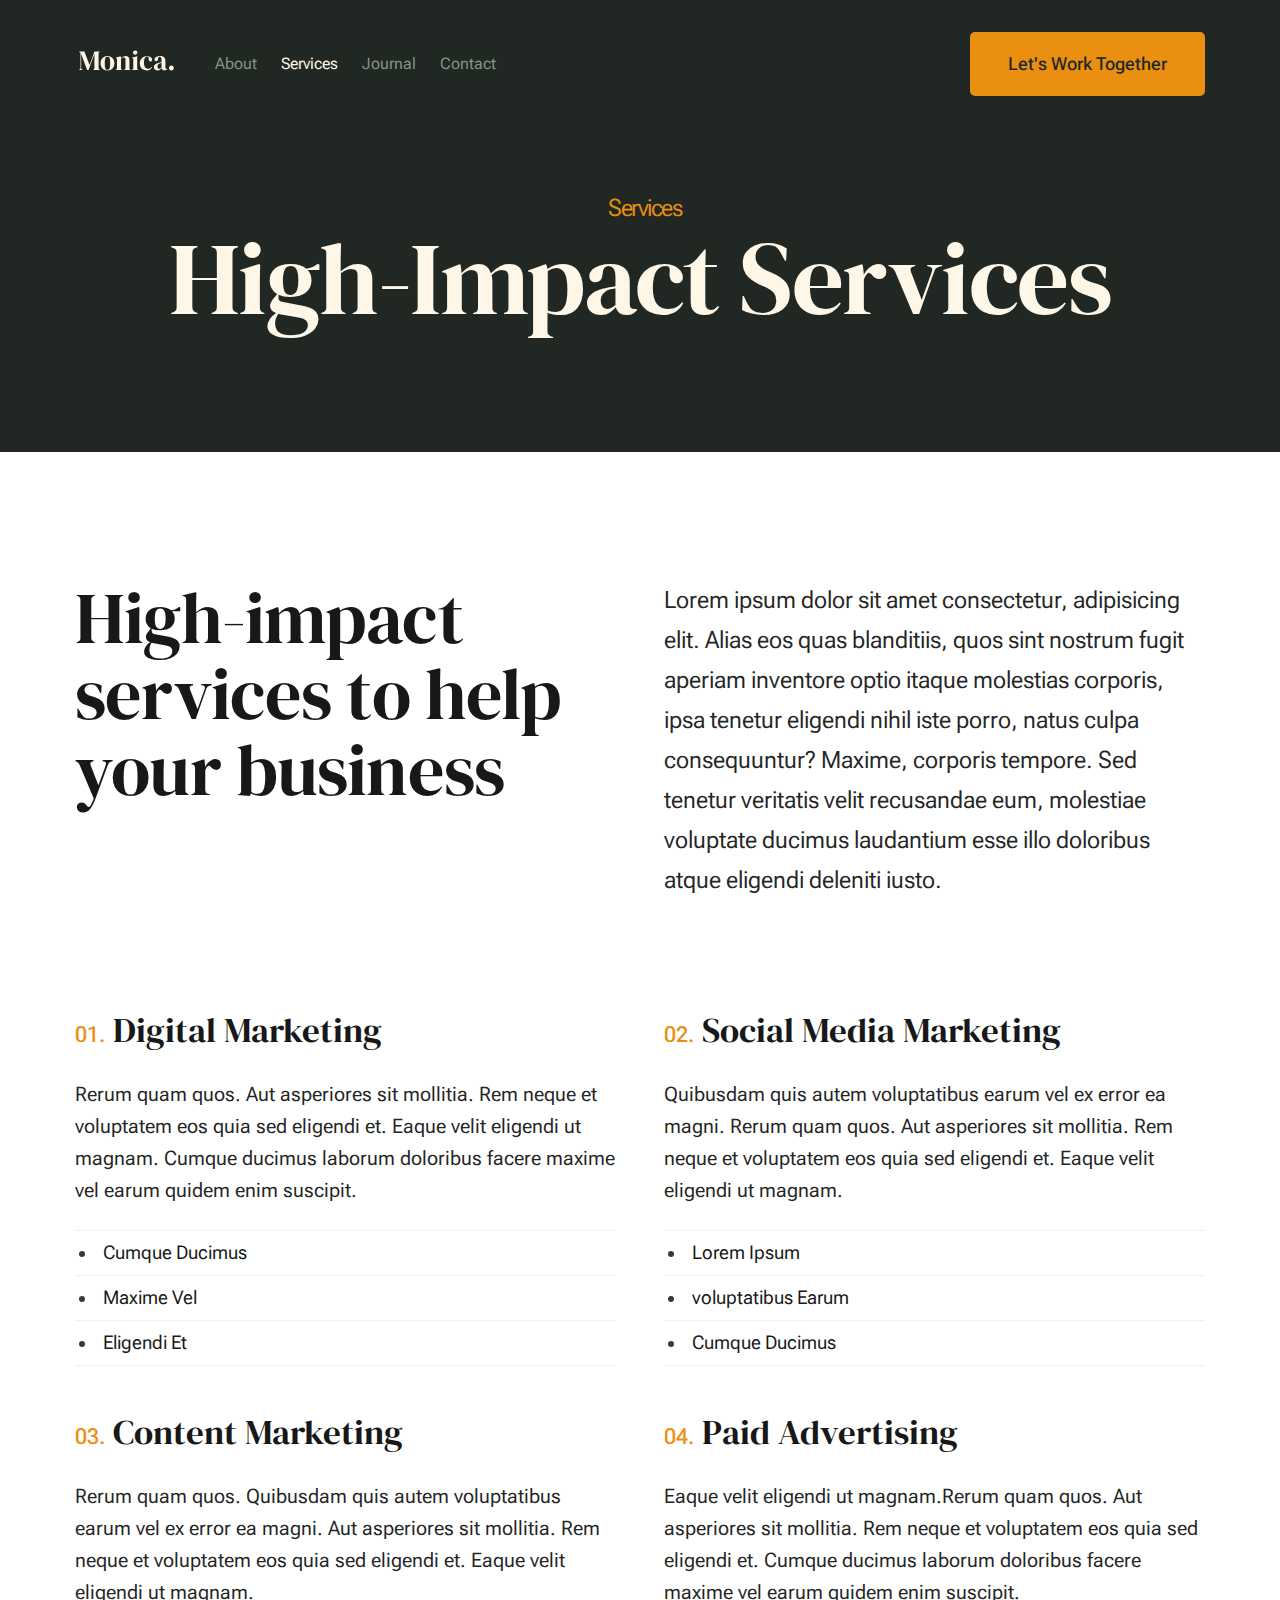
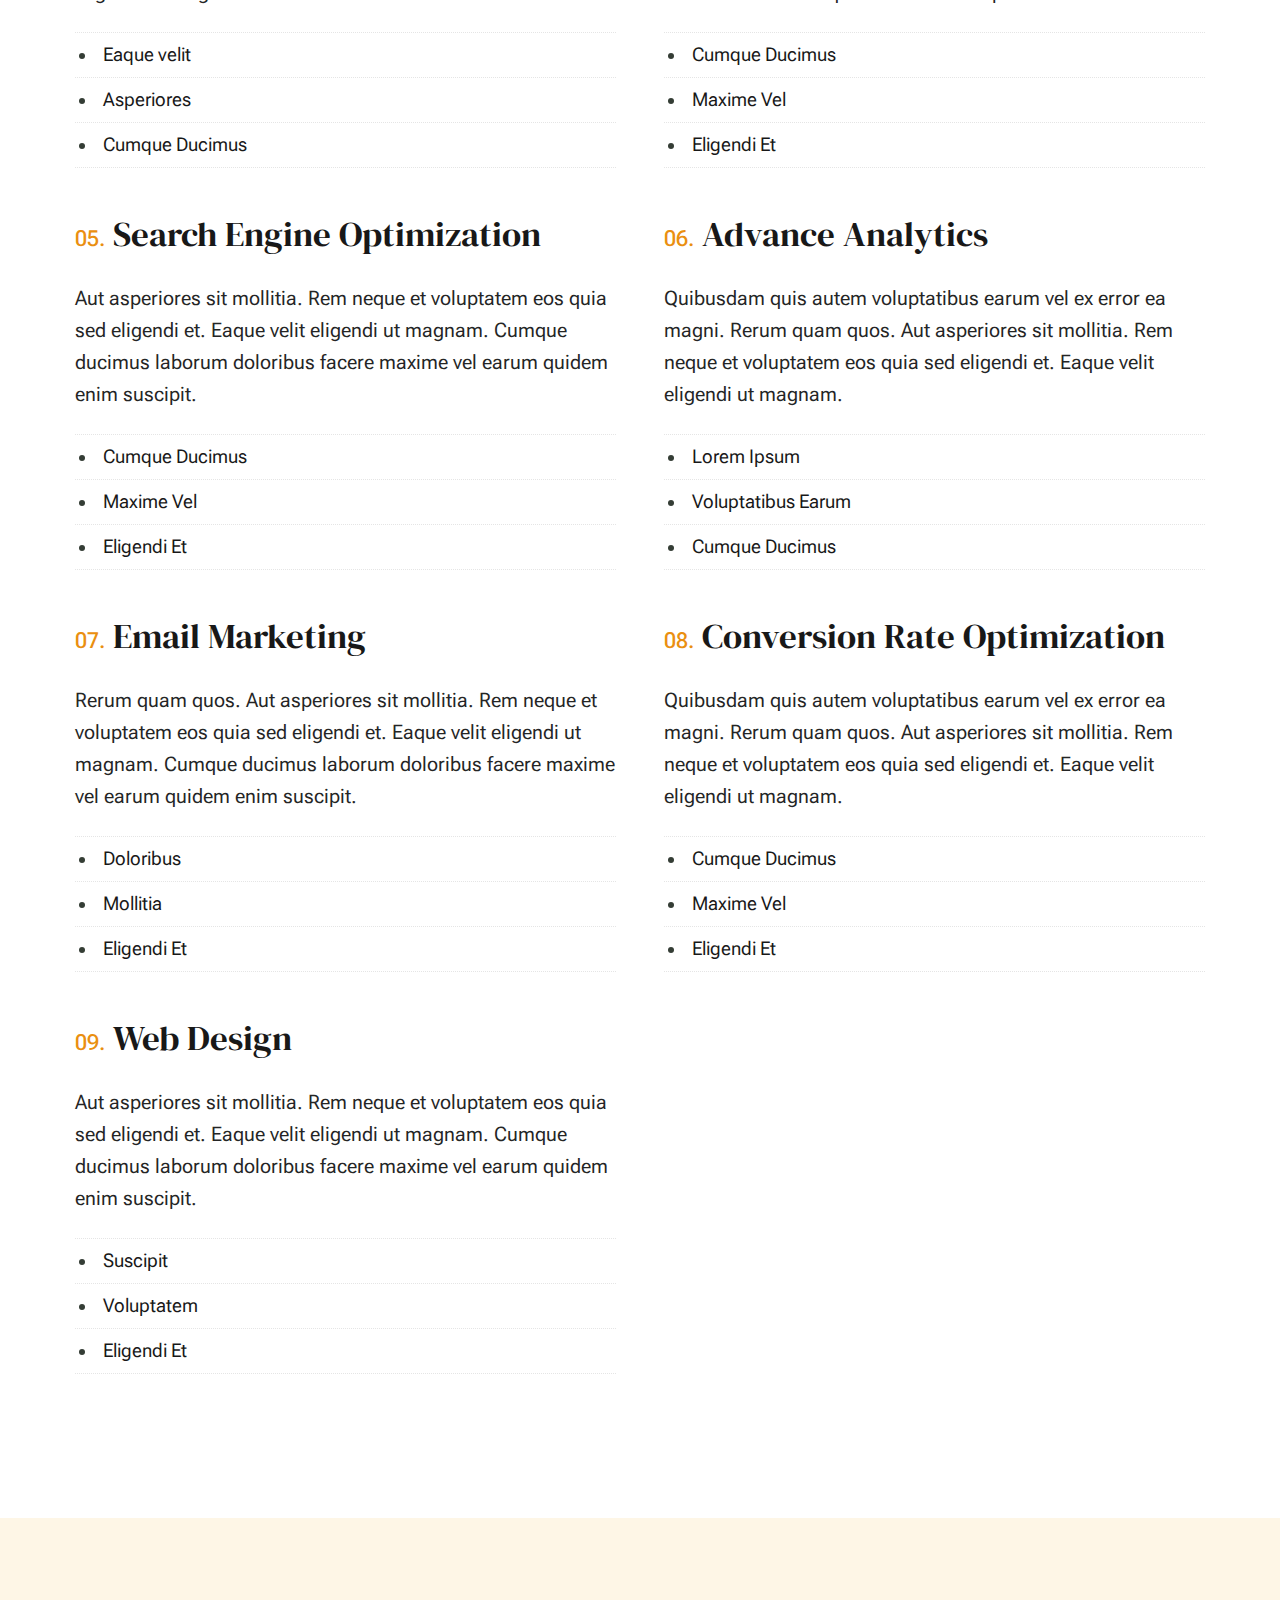
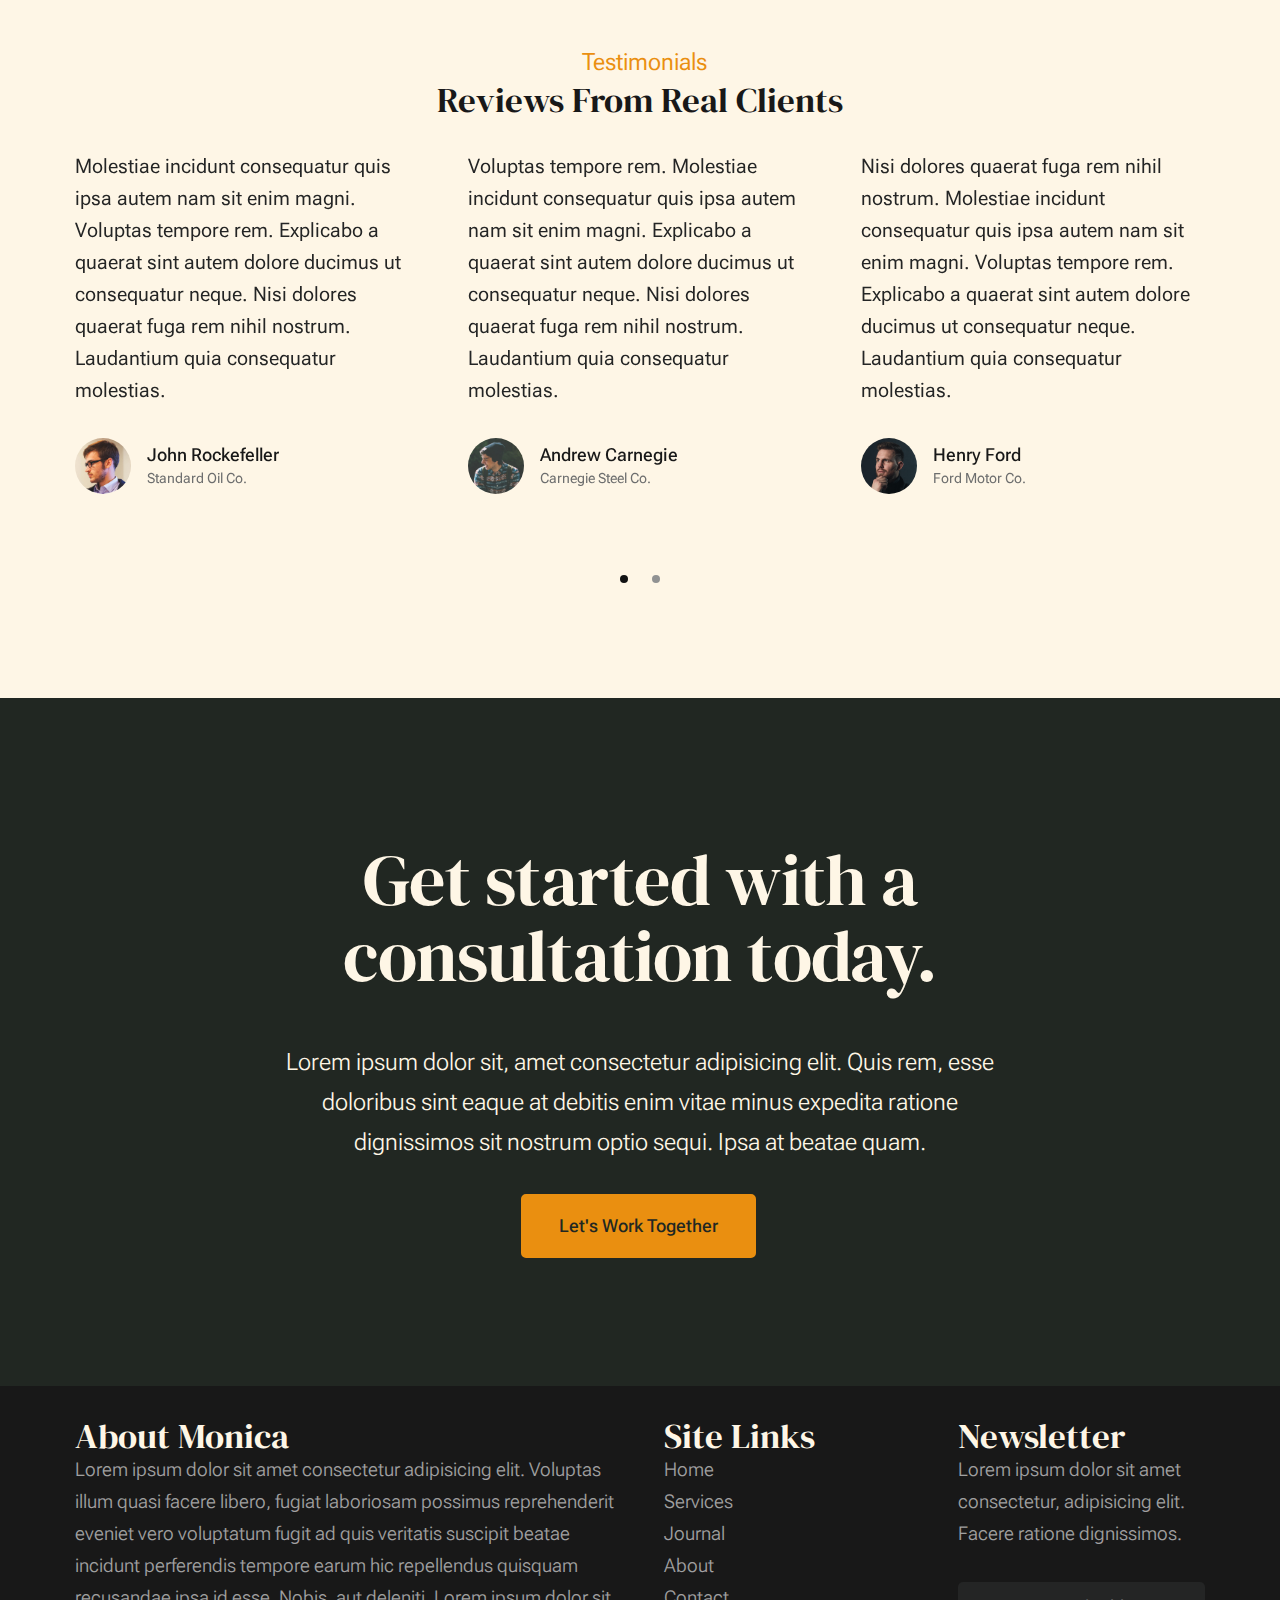
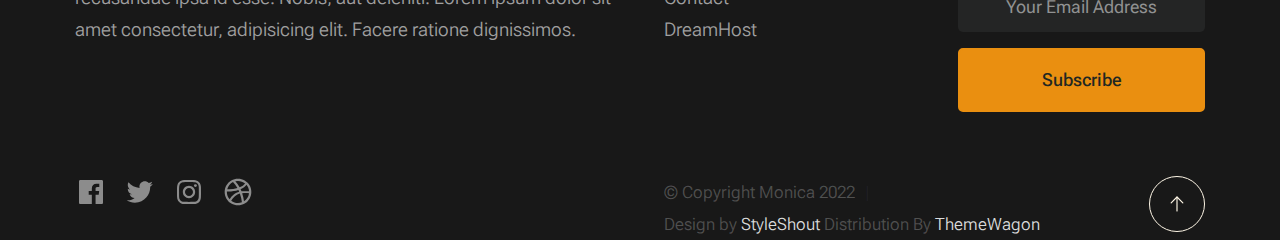
<file: services.html>
<!DOCTYPE html>
<html lang="en" class="no-js" >
<head>

    <!--- basic page needs
    ================================================== -->
    <meta charset="utf-8">
    <meta name="viewport" content="width=device-width, initial-scale=1">
    <title>Services - Monica</title>

    <script>
        document.documentElement.classList.remove('no-js');
        document.documentElement.classList.add('js');
    </script>

    <!-- CSS
    ================================================== -->
    <link rel="stylesheet" href="css/vendor.css">
    <link rel="stylesheet" href="css/styles.css">

    <!-- favicons
    ================================================== -->
    <link rel="apple-touch-icon" sizes="180x180" href="apple-touch-icon.png">
    <link rel="icon" type="image/png" sizes="32x32" href="favicon-32x32.png">
    <link rel="icon" type="image/png" sizes="16x16" href="favicon-16x16.png">
    <link rel="manifest" href="site.webmanifest">

</head>


<body id="top">


    <!-- preloader
    ================================================== -->
    <div id="preloader">
        <div id="loader" class="dots-fade">
            <div></div>
            <div></div>
            <div></div>
        </div>
    </div>


    <!-- page wrap
    ================================================== -->
    <div id="page" class="s-pagewrap">

        <!-- # site header 
        ================================================== -->
        <header class="s-header">

            <div class="row s-header__inner width-sixteen-col">

                <div class="s-header__block">
                    <div class="s-header__logo">
                        <a class="logo" href="index.html">
                            <img src="images/logo.svg" alt="Homepage">
                        </a>
                    </div>

                    <a class="s-header__menu-toggle" href="#0"><span>Menu</span></a>
                </div> <!-- end s-header__block -->

                <nav class="s-header__nav">
    
                    <ul class="s-header__menu-links">
                        <li><a href="about.html">About</a></li>
                        <li class="current"><a href="services.html">Services</a></li>
                        <li><a href="blog.html">Journal</a></li>
                        <li><a href="contact.html">Contact</a></li>
                    </ul> <!-- s-header__menu-links -->

                    <div class="s-header__contact">
                        <a href="contact.html" class="btn btn--primary s-header__contact-btn">Let's Work Together</a>                        
                    </div> <!-- s-header__contact -->
    
                </nav> <!-- end s-header__nav -->

            </div> <!-- end s-header__inner -->

        </header> <!-- end s-header -->

        <!-- # site main content
        ================================================== -->
        <section id="content" class="s-content">

               <section class="s-pageheader pageheader">
                    <div class="row">
                        <div class="column xl-12">
                            <h1 class="page-title">
                                <span class="page-title__small-type text-pretitle">Services</span>
                                High-Impact Services
                            </h1>
                            
                        </div>
                    </div>
               </section> <!-- pageheader -->  

               <section class="s-pagecontent pagecontent">

                    <div class="row pageintro">
                        <div class="column xl-6 lg-12">
                            <h2 class="text-display-title">High-impact services to help your business</h2>
                        </div>
                        <div class="column xl-6 lg-12 u-flexitem-x-right">
                            <p class="lead">
                            Lorem ipsum dolor sit amet consectetur, adipisicing elit. Alias eos quas blanditiis, quos sint nostrum fugit aperiam 
                            inventore optio itaque molestias corporis, ipsa tenetur eligendi nihil iste porro, natus culpa consequuntur? Maxime, 
                            corporis tempore. Sed tenetur veritatis velit recusandae eum, molestiae voluptate ducimus laudantium esse illo 
                            doloribus atque eligendi deleniti iusto. 
                            </p>
                        </div>                       
                    </div>  <!-- pageintro -->       

                    <div class="row">
                        <div class="column xl-12 grid-block">             
                            
                            <div class="grid-full grid-list-items list-items show-ctr">
                                
                                <div class="grid-list-items__item list-items__item">
                                    <div class="list-items__item-header">
                                        <h3 class="list-items__item-title">Digital Marketing</h3>
                                    </div>
                                    <div class="list-items__item-text">
                                        <p>
                                        Rerum quam quos. Aut asperiores 
                                        sit mollitia. Rem neque et voluptatem eos quia sed eligendi et. Eaque velit eligendi ut 
                                        magnam. Cumque ducimus laborum doloribus facere maxime vel earum quidem enim suscipit.
                                        </p>

                                        <ul class="list-services">
                                            <li>Cumque Ducimus</li>
                                            <li>Maxime Vel</li>
                                            <li>Eligendi Et</li>
                                        </ul>
                                    </div>
                                </div> <!-- end list-items__item -->
                                <div class="grid-list-items__item list-items__item">
                                    <div class="list-items__item-header">
                                        <h3 class="list-items__item-title">Social Media Marketing</h3>
                                    </div>
                                    <div class="list-items__item-text">
                                        <p>
                                        Quibusdam quis autem voluptatibus earum vel ex error ea magni. Rerum quam quos. Aut asperiores 
                                        sit mollitia. Rem neque et voluptatem eos quia sed eligendi et. Eaque velit eligendi ut 
                                        magnam.
                                        </p>

                                        <ul class="list-services">
                                            <li>Lorem Ipsum</li>
                                            <li>voluptatibus Earum</li>
                                            <li>Cumque Ducimus</li>
                                        </ul>
                                    </div>
                                </div> <!-- end list-items__item -->
                                <div class="grid-list-items__item list-items__item">
                                    <div class="list-items__item-header">
                                        <h3 class="list-items__item-title">Content Marketing</h3>
                                    </div>
                                    <div class="list-items__item-text">
                                        <p>
                                        Rerum quam quos. Quibusdam quis autem voluptatibus earum vel ex error ea magni. Aut asperiores 
                                        sit mollitia. Rem neque et voluptatem eos quia sed eligendi et. Eaque velit eligendi ut 
                                        magnam.
                                        </p>

                                        <ul class="list-services">
                                            <li>Eaque velit</li>
                                            <li>Asperiores</li>
                                            <li>Cumque Ducimus</li>
                                        </ul>
                                    </div>
                                </div> <!-- end list-items__item -->
                                <div class="grid-list-items__item list-items__item">
                                    <div class="list-items__item-header">
                                        <h3 class="list-items__item-title">Paid Advertising</h3>
                                    </div>
                                    <div class="list-items__item-text">
                                        <p>
                                        Eaque velit eligendi ut magnam.Rerum quam quos. Aut asperiores 
                                        sit mollitia. Rem neque et voluptatem eos quia sed eligendi et. 
                                        Cumque ducimus laborum doloribus facere maxime vel earum quidem enim suscipit.
                                        </p>

                                        <ul class="list-services">
                                            <li>Cumque Ducimus</li>
                                            <li>Maxime Vel</li>
                                            <li>Eligendi Et</li>
                                        </ul>
                                    </div>
                                </div> <!-- end list-items__item -->
                                <div class="grid-list-items__item list-items__item">
                                    <div class="list-items__item-header">
                                        <h3 class="list-items__item-title">Search Engine Optimization</h3>
                                    </div>
                                    <div class="list-items__item-text">
                                        <p>
                                        Aut asperiores sit mollitia. Rem neque et voluptatem eos quia sed eligendi et. Eaque velit eligendi ut 
                                        magnam. Cumque ducimus laborum doloribus facere maxime vel earum quidem enim suscipit.
                                        </p>

                                        <ul class="list-services">
                                            <li>Cumque Ducimus</li>
                                            <li>Maxime Vel</li>
                                            <li>Eligendi Et</li>
                                        </ul>
                                    </div>
                                </div> <!-- end list-items__item -->
                                <div class="grid-list-items__item list-items__item">
                                    <div class="list-items__item-header">
                                        <h3 class="list-items__item-title">Advance Analytics</h3>
                                    </div>
                                    <div class="list-items__item-text">
                                        <p>
                                        Quibusdam quis autem voluptatibus earum vel ex error ea magni. Rerum quam quos. Aut asperiores 
                                        sit mollitia. Rem neque et voluptatem eos quia sed eligendi et. Eaque velit eligendi ut 
                                        magnam.
                                        </p>

                                        <ul class="list-services">
                                            <li>Lorem Ipsum</li>
                                            <li>Voluptatibus Earum</li>
                                            <li>Cumque Ducimus</li>
                                        </ul>
                                    </div>
                                </div> <!-- end list-items__item -->
                                <div class="grid-list-items__item list-items__item">
                                    <div class="list-items__item-header">
                                        <h3 class="list-items__item-title">Email Marketing</h3>
                                    </div>
                                    <div class="list-items__item-text">
                                        <p>
                                        Rerum quam quos. Aut asperiores 
                                        sit mollitia. Rem neque et voluptatem eos quia sed eligendi et. Eaque velit eligendi ut 
                                        magnam. Cumque ducimus laborum doloribus facere maxime vel earum quidem enim suscipit.
                                        </p>

                                        <ul class="list-services">
                                            <li>Doloribus</li>
                                            <li>Mollitia</li>
                                            <li>Eligendi Et</li>
                                        </ul>
                                    </div>
                                </div> <!-- end list-items__item -->
                                <div class="grid-list-items__item list-items__item">
                                    <div class="list-items__item-header">
                                        <h3 class="list-items__item-title">Conversion Rate Optimization</h3>
                                    </div>
                                    <div class="list-items__item-text">
                                        <p>
                                        Quibusdam quis autem voluptatibus earum vel ex error ea magni. Rerum quam quos. Aut asperiores 
                                        sit mollitia. Rem neque et voluptatem eos quia sed eligendi et. Eaque velit eligendi ut 
                                        magnam.
                                        </p>

                                        <ul class="list-services">
                                            <li>Cumque Ducimus</li>
                                            <li>Maxime Vel</li>
                                            <li>Eligendi Et</li>
                                        </ul>
                                    </div>
                                </div> <!-- end list-items__item -->
                                <div class="grid-list-items__item list-items__item">
                                    <div class="list-items__item-header">
                                        <h3 class="list-items__item-title">Web Design</h3>
                                    </div>
                                    <div class="list-items__item-text">
                                        <p>
                                        Aut asperiores sit mollitia. Rem neque et voluptatem eos quia sed eligendi et. Eaque velit eligendi ut 
                                        magnam. Cumque ducimus laborum doloribus facere maxime vel earum quidem enim suscipit.
                                        </p>

                                        <ul class="list-services">
                                            <li>Suscipit</li>
                                            <li>Voluptatem</li>
                                            <li>Eligendi Et</li>
                                        </ul>
                                    </div>
                                </div> <!-- end list-items__item -->
    
                            </div> <!-- grid-list-items -->
                           

                        </div> <!-- end grid-block-->
                    </div> <!-- end row -->

               </section> <!-- pagecontent -->

               <section class="s-testimonials">

                    <div class="s-testimonials__header row row-x-center text-center">
                        <div class="column xl-8 lg-12">
        
                            <p class="text-pretitle">
                            Testimonials
                            </p>
                            <h3>
                            Reviews From Real Clients
                            </h3>                        
        
                        </div>
                    </div> <!--end s-testimonials__header -->

                    <div class="row s-testimonials__content">
                        <div class="column xl-12 testimonials">

                            <div class="swiper-container testimonials__slider page-slider">

                                <div class="swiper-wrapper">
                                    <div class="testimonials__slide swiper-slide">
                                        <p>
                                        Molestiae incidunt consequatur quis ipsa autem nam sit enim magni. Voluptas tempore rem. 
                                        Explicabo a quaerat sint autem dolore ducimus ut consequatur neque. Nisi dolores quaerat fuga rem nihil nostrum.
                                        Laudantium quia consequatur molestias.
                                        </p>
                                        <div class="testimonials__author">
                                            <img src="images/avatars/user-01.jpg" alt="Author image" class="testimonials__avatar">
                                            <cite class="testimonials__cite">
                                                <strong>John Rockefeller</strong>
                                                <span>Standard Oil Co.</span>
                                            </cite>
                                        </div>
                                    </div>
                                    <div class="testimonials__slide swiper-slide">
                                        <p>
                                        Voluptas tempore rem. Molestiae incidunt consequatur quis ipsa autem nam sit enim magni. 
                                        Explicabo a quaerat sint autem dolore ducimus ut consequatur neque. Nisi dolores quaerat fuga rem nihil nostrum.
                                        Laudantium quia consequatur molestias.
                                        </p>
                                        <div class="testimonials__author">
                                            <img src="images/avatars/user-04.jpg" alt="Author image" class="testimonials__avatar">
                                            <cite class="testimonials__cite">
                                                <strong>Andrew Carnegie</strong>
                                                <span>Carnegie Steel Co.</span>
                                            </cite>
                                        </div>
                                    </div>
                                    <div class="testimonials__slide swiper-slide">
                                        <p>
                                        Nisi dolores quaerat fuga rem nihil nostrum. Molestiae incidunt consequatur quis ipsa autem nam sit enim magni. 
                                        Voluptas tempore rem. Explicabo a quaerat sint autem dolore ducimus ut consequatur neque. 
                                        Laudantium quia consequatur molestias.
                                        </p>
                                        <div class="testimonials__author">
                                            <img src="images/avatars/user-06.jpg" alt="Author image" class="testimonials__avatar">
                                            <cite class="testimonials__cite">
                                                <strong>Henry Ford</strong>
                                                <span>Ford Motor Co.</span>
                                            </cite>
                                        </div>
                                    </div>
                                    <div class="testimonials__slide swiper-slide">
                                        <p>
                                        Molestiae incidunt consequatur quis ipsa autem nam sit enim magni. Voluptas tempore rem. 
                                        Explicabo a quaerat sint autem dolore ducimus ut consequatur neque. Nisi dolores quaerat fuga rem nihil nostrum.
                                        Laudantium quia consequatur molestias.
                                        </p>
                                        <div class="testimonials__author">
                                            <img src="images/avatars/user-02.jpg" alt="Author image" class="testimonials__avatar">
                                            <cite class="testimonials__cite">
                                                <strong>John Morgan</strong>
                                                <span>JP Morgan & Co.</span>
                                            </cite>
                                        </div>
                                    </div> 
                                </div> <!-- end swiper-wrapper --> 

                                <div class="swiper-pagination"></div>

                            </div> <!--end testimonials__slider --> 

                        </div> <!-- testimonials -->
                    </div> <!--end s-testimonials__content -->

               </section> <!-- end s-testimonials -->

        </section> <!-- s-content-->

        <!-- # cta
        ================================================== -->
        <section id="cta" class="s-cta">

            <div class="row row-x-center text-center">
                <div class="column xl-8 lg-12">

                    <div class="s-cta__content">
                        <h2 class="text-display-title">
                        Get started with a consultation today.
                        </h2>
                        <p class="lead">
                        Lorem ipsum dolor sit, amet consectetur adipisicing elit. Quis rem, esse doloribus sint eaque at debitis enim vitae minus expedita ratione dignissimos sit nostrum optio sequi. Ipsa at beatae quam.
                        </p>
                        <a href="contact.html" class="btn btn--primary">Let's Work Together</a>
                    </div>

                </div>
            </div>

        </section> <!-- end s-cta -->


        <!-- # footer 
        ================================================== -->
        <footer class="s-footer">
            <div class="row s-footer__content">
                <div class="column xl-6 lg-6 md-12 s-footer__block s-footer__about">                    
                    <h3>About Monica</h3>
                    <p>
                    Lorem ipsum dolor sit amet consectetur adipisicing elit. Voluptas illum quasi facere libero, 
                    fugiat laboriosam possimus reprehenderit eveniet vero voluptatum fugit ad quis veritatis suscipit beatae 
                    incidunt perferendis tempore earum hic repellendus quisquam recusandae ipsa id esse. Nobis, aut deleniti.
                    Lorem ipsum dolor sit amet consectetur, adipisicing elit. Facere ratione dignissimos.
                    </p>               
                </div>                
                <div class="column xl-3 lg-6 md-12 s-footer__block s-footer__site-links">
                    <h3>Site Links</h3>
                    <ul class="link-list">
                        <li><a href="index.html">Home</a></li>
                        <li><a href="services.html">Services</a></li>
                        <li><a href="blog.html">Journal</a></li>
                        <li><a href="about.html">About</a></li>
                        <li><a href="contact.html">Contact</a></li>
                        <li><a href="https://www.dreamhost.com/r.cgi?287326">DreamHost</a></li>
                    </ul>
                </div>
                <div class="column xl-3 lg-6 md-12 tab-12 s-footer__block s-footer__newsletter">
                    <h3>Newsletter</h3>

                    <p>
                    Lorem ipsum dolor sit amet consectetur, adipisicing elit. Facere ratione dignissimos.
                    </p>

                    <div class="subscribe-form">
                        <form id="mc-form" class="mc-form">
                            <input type="email" name="EMAIL" id="mce-EMAIL" class="u-fullwidth text-center" placeholder="Your Email Address" title="The domain portion of the email address is invalid (the portion after the @)." pattern="^([^\x00-\x20\x22\x28\x29\x2c\x2e\x3a-\x3c\x3e\x40\x5b-\x5d\x7f-\xff]+|\x22([^\x0d\x22\x5c\x80-\xff]|\x5c[\x00-\x7f])*\x22)(\x2e([^\x00-\x20\x22\x28\x29\x2c\x2e\x3a-\x3c\x3e\x40\x5b-\x5d\x7f-\xff]+|\x22([^\x0d\x22\x5c\x80-\xff]|\x5c[\x00-\x7f])*\x22))*\x40([^\x00-\x20\x22\x28\x29\x2c\x2e\x3a-\x3c\x3e\x40\x5b-\x5d\x7f-\xff]+|\x5b([^\x0d\x5b-\x5d\x80-\xff]|\x5c[\x00-\x7f])*\x5d)(\x2e([^\x00-\x20\x22\x28\x29\x2c\x2e\x3a-\x3c\x3e\x40\x5b-\x5d\x7f-\xff]+|\x5b([^\x0d\x5b-\x5d\x80-\xff]|\x5c[\x00-\x7f])*\x5d))*(\.\w{2,})+$" required>
                            <input type="submit" name="subscribe" value="Subscribe" class="btn btn--primary btn--small u-fullwidth">
                            <!-- <div style="position: absolute; left: -5000px;" aria-hidden="true"><input type="text" name="b_cdb7b577e41181934ed6a6a44_9a91cfe7b3" tabindex="-1" value=""></div> -->
                            <div class="mc-status"></div>
                        </form>
                    </div>
                </div>
            </div>    
            
            <div class="row s-footer__bottom">
                <div class="column xl-6 lg-12">
                    <ul class="s-footer__social social-list">
                        <li>
                            <a href="#0">
                                <svg xmlns="http://www.w3.org/2000/svg" width="24" height="24" viewBox="0 0 24 24" style="fill:rgba(0, 0, 0, 1);transform:;-ms-filter:"><path d="M20,3H4C3.447,3,3,3.448,3,4v16c0,0.552,0.447,1,1,1h8.615v-6.96h-2.338v-2.725h2.338v-2c0-2.325,1.42-3.592,3.5-3.592 c0.699-0.002,1.399,0.034,2.095,0.107v2.42h-1.435c-1.128,0-1.348,0.538-1.348,1.325v1.735h2.697l-0.35,2.725h-2.348V21H20 c0.553,0,1-0.448,1-1V4C21,3.448,20.553,3,20,3z"></path></svg>
                                <span class="u-screen-reader-text">Facebook</span>
                            </a>
                        </li>
                        <li>
                            <a href="#0">
                                <svg xmlns="http://www.w3.org/2000/svg" width="24" height="24" viewBox="0 0 24 24" style="fill:rgba(0, 0, 0, 1);transform:;-ms-filter:"><path d="M19.633,7.997c0.013,0.175,0.013,0.349,0.013,0.523c0,5.325-4.053,11.461-11.46,11.461c-2.282,0-4.402-0.661-6.186-1.809 c0.324,0.037,0.636,0.05,0.973,0.05c1.883,0,3.616-0.636,5.001-1.721c-1.771-0.037-3.255-1.197-3.767-2.793 c0.249,0.037,0.499,0.062,0.761,0.062c0.361,0,0.724-0.05,1.061-0.137c-1.847-0.374-3.23-1.995-3.23-3.953v-0.05 c0.537,0.299,1.16,0.486,1.82,0.511C3.534,9.419,2.823,8.184,2.823,6.787c0-0.748,0.199-1.434,0.548-2.032 c1.983,2.443,4.964,4.04,8.306,4.215c-0.062-0.3-0.1-0.611-0.1-0.923c0-2.22,1.796-4.028,4.028-4.028 c1.16,0,2.207,0.486,2.943,1.272c0.91-0.175,1.782-0.512,2.556-0.973c-0.299,0.935-0.936,1.721-1.771,2.22 c0.811-0.088,1.597-0.312,2.319-0.624C21.104,6.712,20.419,7.423,19.633,7.997z"></path></svg>
                                <span class="u-screen-reader-text">Twitter</span>
                            </a>
                        </li>
                        <li>
                            <a href="#0">
                                <svg xmlns="http://www.w3.org/2000/svg" width="24" height="24" viewBox="0 0 24 24" style="fill:rgba(0, 0, 0, 1);transform:;-ms-filter:"><path d="M11.999,7.377c-2.554,0-4.623,2.07-4.623,4.623c0,2.554,2.069,4.624,4.623,4.624c2.552,0,4.623-2.07,4.623-4.624 C16.622,9.447,14.551,7.377,11.999,7.377L11.999,7.377z M11.999,15.004c-1.659,0-3.004-1.345-3.004-3.003 c0-1.659,1.345-3.003,3.004-3.003s3.002,1.344,3.002,3.003C15.001,13.659,13.658,15.004,11.999,15.004L11.999,15.004z"></path><circle cx="16.806" cy="7.207" r="1.078"></circle><path d="M20.533,6.111c-0.469-1.209-1.424-2.165-2.633-2.632c-0.699-0.263-1.438-0.404-2.186-0.42 c-0.963-0.042-1.268-0.054-3.71-0.054s-2.755,0-3.71,0.054C7.548,3.074,6.809,3.215,6.11,3.479C4.9,3.946,3.945,4.902,3.477,6.111 c-0.263,0.7-0.404,1.438-0.419,2.186c-0.043,0.962-0.056,1.267-0.056,3.71c0,2.442,0,2.753,0.056,3.71 c0.015,0.748,0.156,1.486,0.419,2.187c0.469,1.208,1.424,2.164,2.634,2.632c0.696,0.272,1.435,0.426,2.185,0.45 c0.963,0.042,1.268,0.055,3.71,0.055s2.755,0,3.71-0.055c0.747-0.015,1.486-0.157,2.186-0.419c1.209-0.469,2.164-1.424,2.633-2.633 c0.263-0.7,0.404-1.438,0.419-2.186c0.043-0.962,0.056-1.267,0.056-3.71s0-2.753-0.056-3.71C20.941,7.57,20.801,6.819,20.533,6.111z M19.315,15.643c-0.007,0.576-0.111,1.147-0.311,1.688c-0.305,0.787-0.926,1.409-1.712,1.711c-0.535,0.199-1.099,0.303-1.67,0.311 c-0.95,0.044-1.218,0.055-3.654,0.055c-2.438,0-2.687,0-3.655-0.055c-0.569-0.007-1.135-0.112-1.669-0.311 c-0.789-0.301-1.414-0.923-1.719-1.711c-0.196-0.534-0.302-1.099-0.311-1.669c-0.043-0.95-0.053-1.218-0.053-3.654 c0-2.437,0-2.686,0.053-3.655c0.007-0.576,0.111-1.146,0.311-1.687c0.305-0.789,0.93-1.41,1.719-1.712 c0.534-0.198,1.1-0.303,1.669-0.311c0.951-0.043,1.218-0.055,3.655-0.055c2.437,0,2.687,0,3.654,0.055 c0.571,0.007,1.135,0.112,1.67,0.311c0.786,0.303,1.407,0.925,1.712,1.712c0.196,0.534,0.302,1.099,0.311,1.669 c0.043,0.951,0.054,1.218,0.054,3.655c0,2.436,0,2.698-0.043,3.654H19.315z"></path></svg>
                                <span class="u-screen-reader-text">Instagram</span>
                            </a>
                        </li>
                        <li>
                            <a href="#0">
                                <svg xmlns="http://www.w3.org/2000/svg" width="24" height="24" viewBox="0 0 24 24" style="fill: rgba(0, 0, 0, 1);transform: ;msFilter:;"><path d="M20.66 6.98a9.932 9.932 0 0 0-3.641-3.64C15.486 2.447 13.813 2 12 2s-3.486.447-5.02 1.34c-1.533.893-2.747 2.107-3.64 3.64S2 10.187 2 12s.446 3.487 1.34 5.02a9.924 9.924 0 0 0 3.641 3.64C8.514 21.553 10.187 22 12 22s3.486-.447 5.02-1.34a9.932 9.932 0 0 0 3.641-3.64C21.554 15.487 22 13.813 22 12s-.446-3.487-1.34-5.02zM12 3.66c2 0 3.772.64 5.32 1.919-.92 1.174-2.286 2.14-4.1 2.9-1.002-1.813-2.088-3.327-3.261-4.54A7.715 7.715 0 0 1 12 3.66zM5.51 6.8a8.116 8.116 0 0 1 2.711-2.22c1.212 1.201 2.325 2.7 3.34 4.5-2 .6-4.114.9-6.341.9-.573 0-1.006-.013-1.3-.04A8.549 8.549 0 0 1 5.51 6.8zM3.66 12c0-.054.003-.12.01-.2.007-.08.01-.146.01-.2.254.014.641.02 1.161.02 2.666 0 5.146-.367 7.439-1.1.187.373.381.793.58 1.26-1.32.293-2.674 1.006-4.061 2.14S6.4 16.247 5.76 17.5c-1.4-1.587-2.1-3.42-2.1-5.5zM12 20.34c-1.894 0-3.594-.587-5.101-1.759.601-1.187 1.524-2.322 2.771-3.401 1.246-1.08 2.483-1.753 3.71-2.02a29.441 29.441 0 0 1 1.56 6.62 8.166 8.166 0 0 1-2.94.56zm7.08-3.96a8.351 8.351 0 0 1-2.58 2.621c-.24-2.08-.7-4.107-1.379-6.081.932-.066 1.765-.1 2.5-.1.799 0 1.686.034 2.659.1a8.098 8.098 0 0 1-1.2 3.46zm-1.24-5c-1.16 0-2.233.047-3.22.14a27.053 27.053 0 0 0-.68-1.62c2.066-.906 3.532-2.006 4.399-3.3 1.2 1.414 1.854 3.027 1.96 4.84-.812-.04-1.632-.06-2.459-.06z"></path></svg>
                                <span class="u-screen-reader-text">Dribbble</span>
                            </a>
                        </li>
                    </ul> <!-- end s-footer__social -->
                </div>
                <div class="column xl-6 lg-12">
                    <p class="ss-copyright">
                        <span>© Copyright Monica 2022</span> 
                        <span>Design by <a href="https://www.styleshout.com/">StyleShout</a> Distribution By <a href="https://themewagon.com">ThemeWagon</a></span>
                    </p>
                </div>

                <div class="ss-go-top">
                    <a class="smoothscroll" title="Back to Top" href="#top">
                        <svg xmlns="http://www.w3.org/2000/svg" viewBox="0 0 24 24" width="36" height="36" fill="none" stroke="#ffffff" stroke-width="1" stroke-linecap="round" stroke-linejoin="round">&lt;!--!  Atomicons Free 1.00 by @atisalab License - https://atomicons.com/license/ (Icons: CC BY 4.0) Copyright 2021 Atomicons --&gt;<polyline points="17 11 12 6 7 11"></polyline><line x1="12" y1="18" x2="12" y2="6"></line></svg>
                    </a>
                </div> <!-- end ss-go-top -->
            </div>
            
        </footer> <!-- end s-footer -->

    </div> <!-- end page-wrap -->

    <!-- Java Script
    ================================================== -->
    <script src="js/plugins.js"></script>
    <script src="js/main.js"></script>

</body>
</html>
</file>
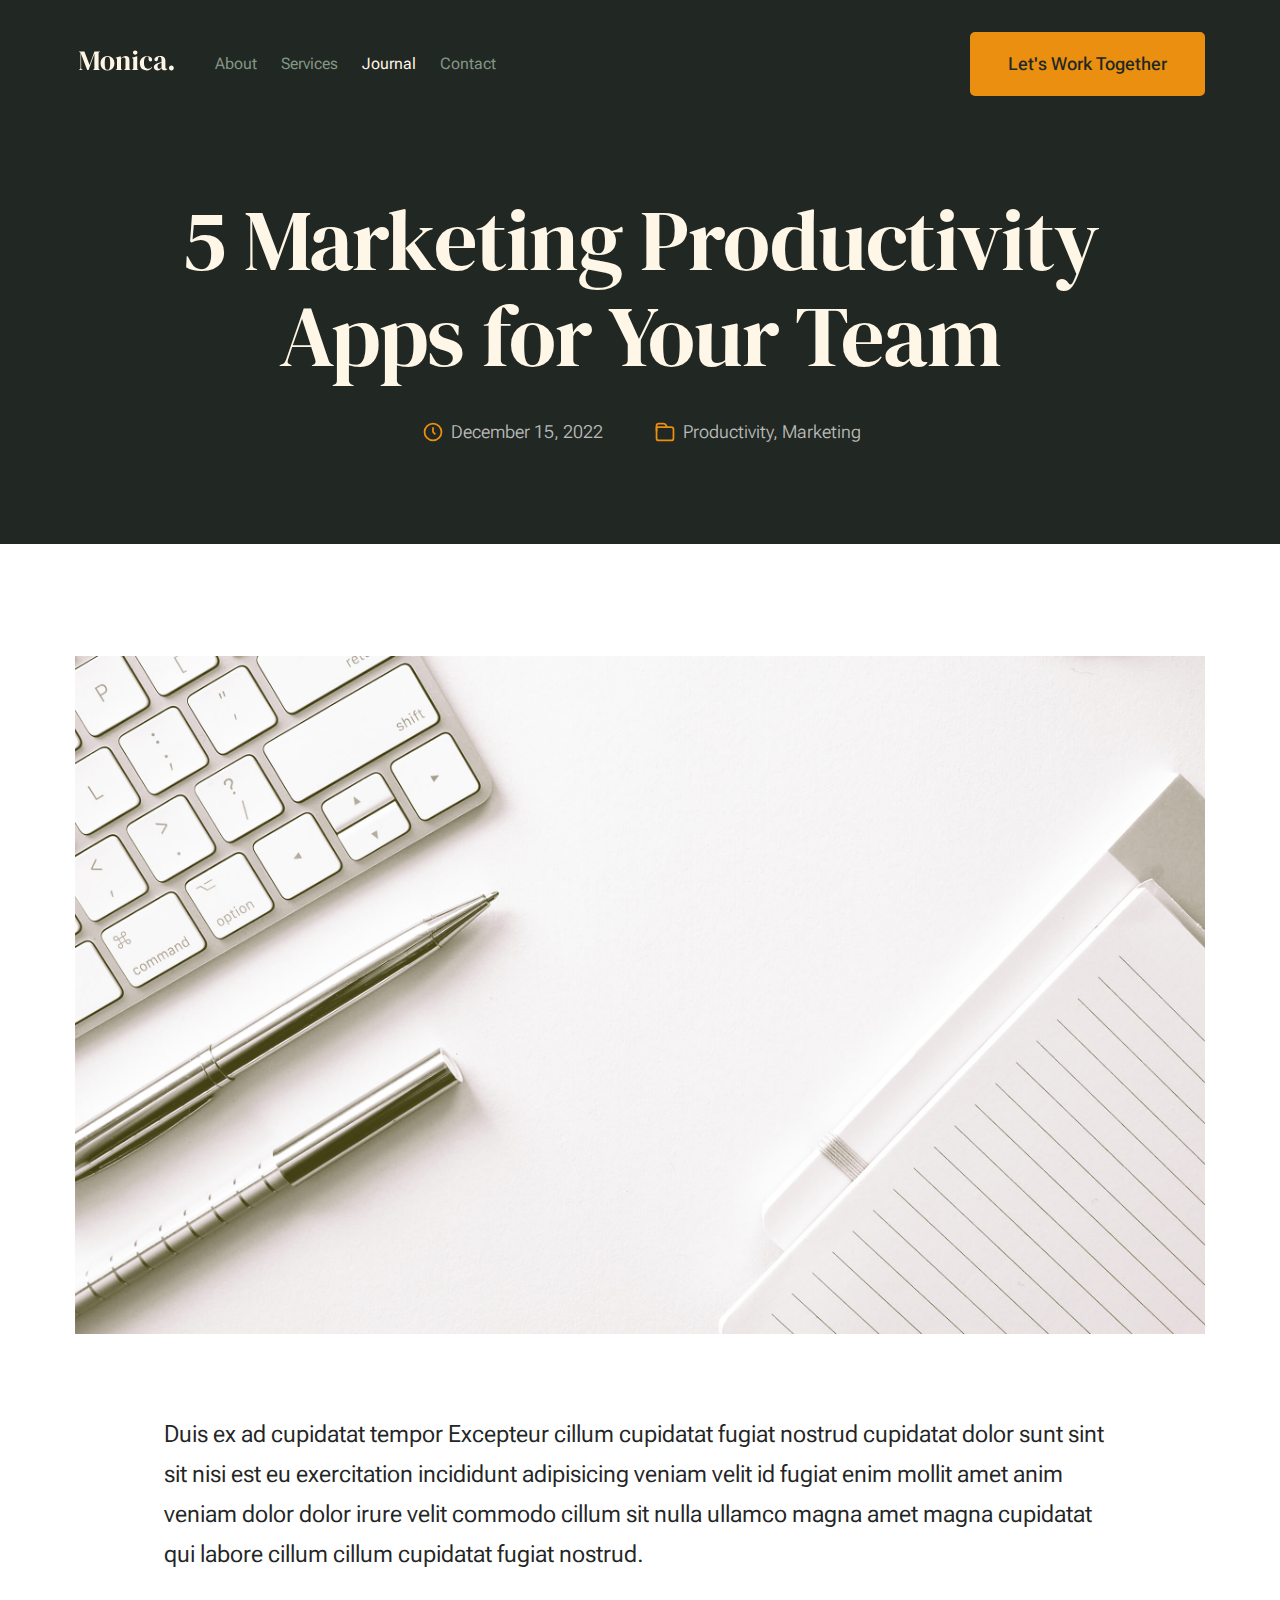
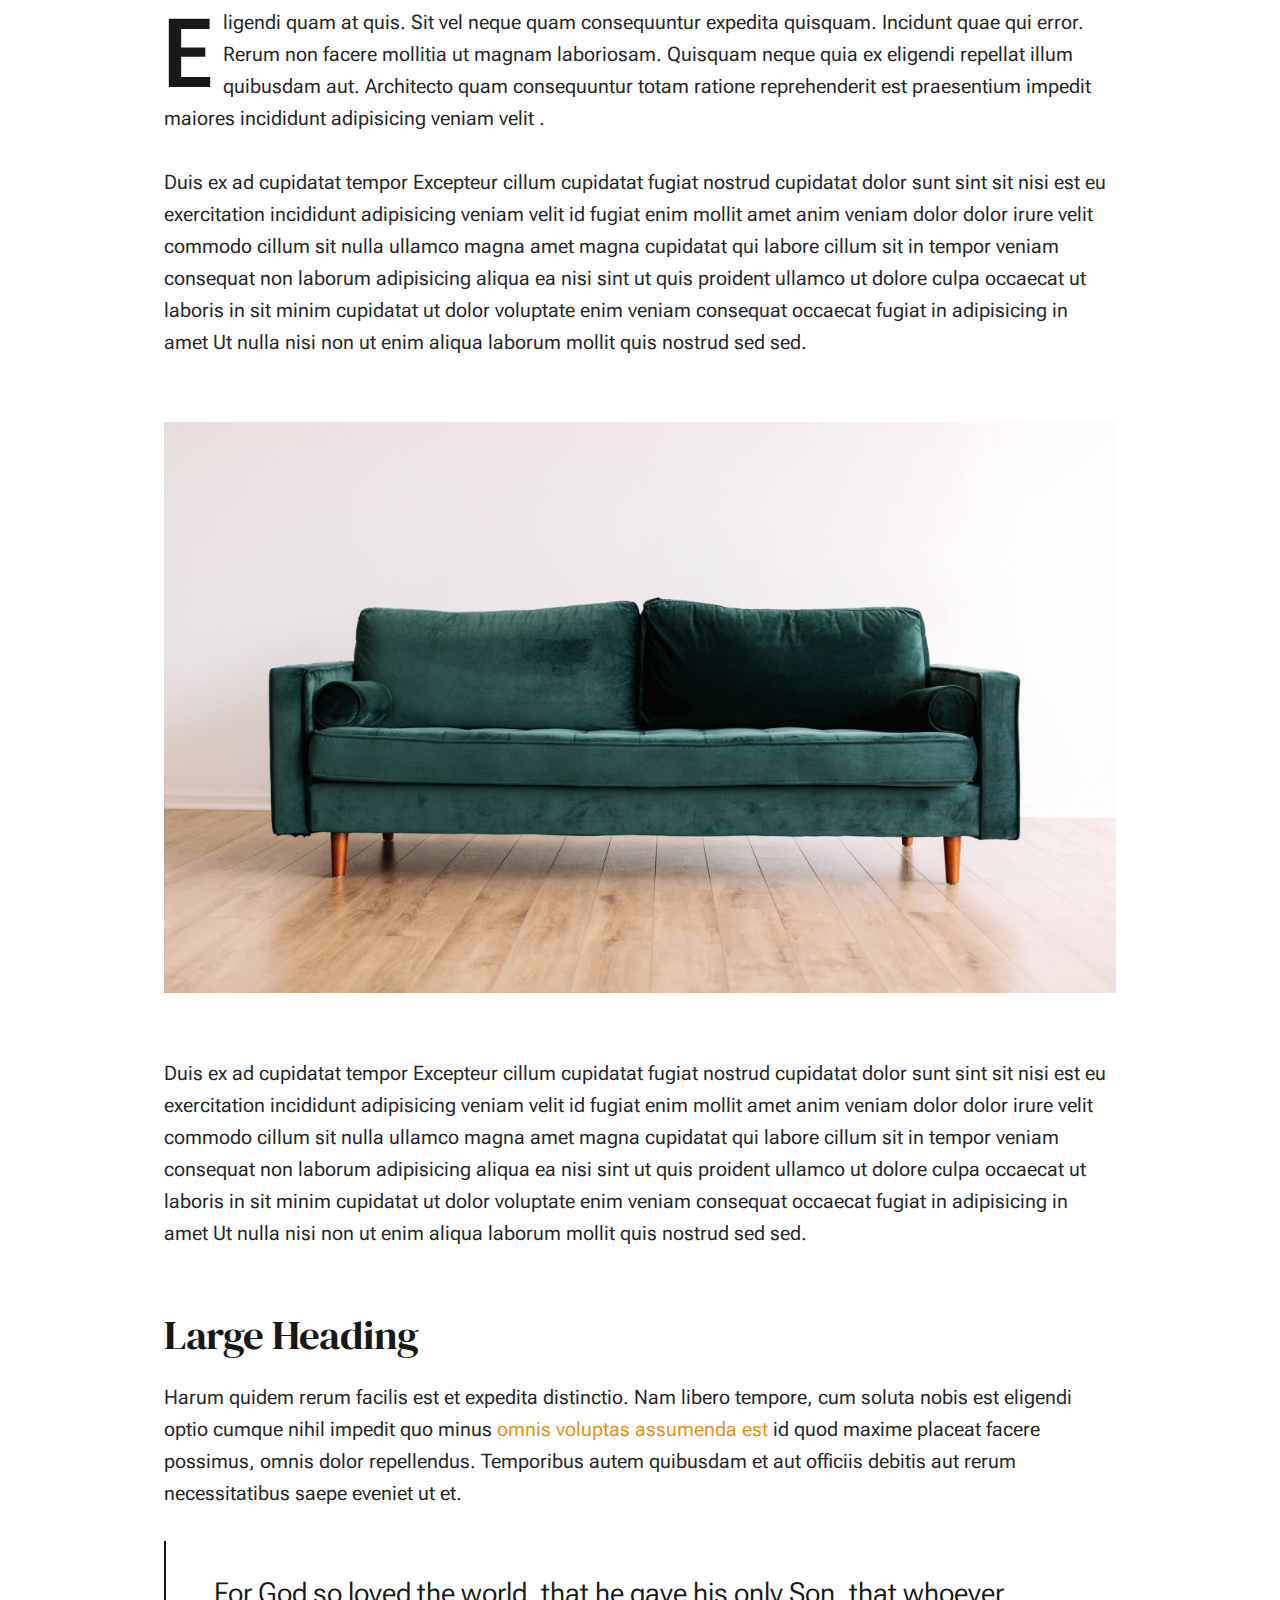
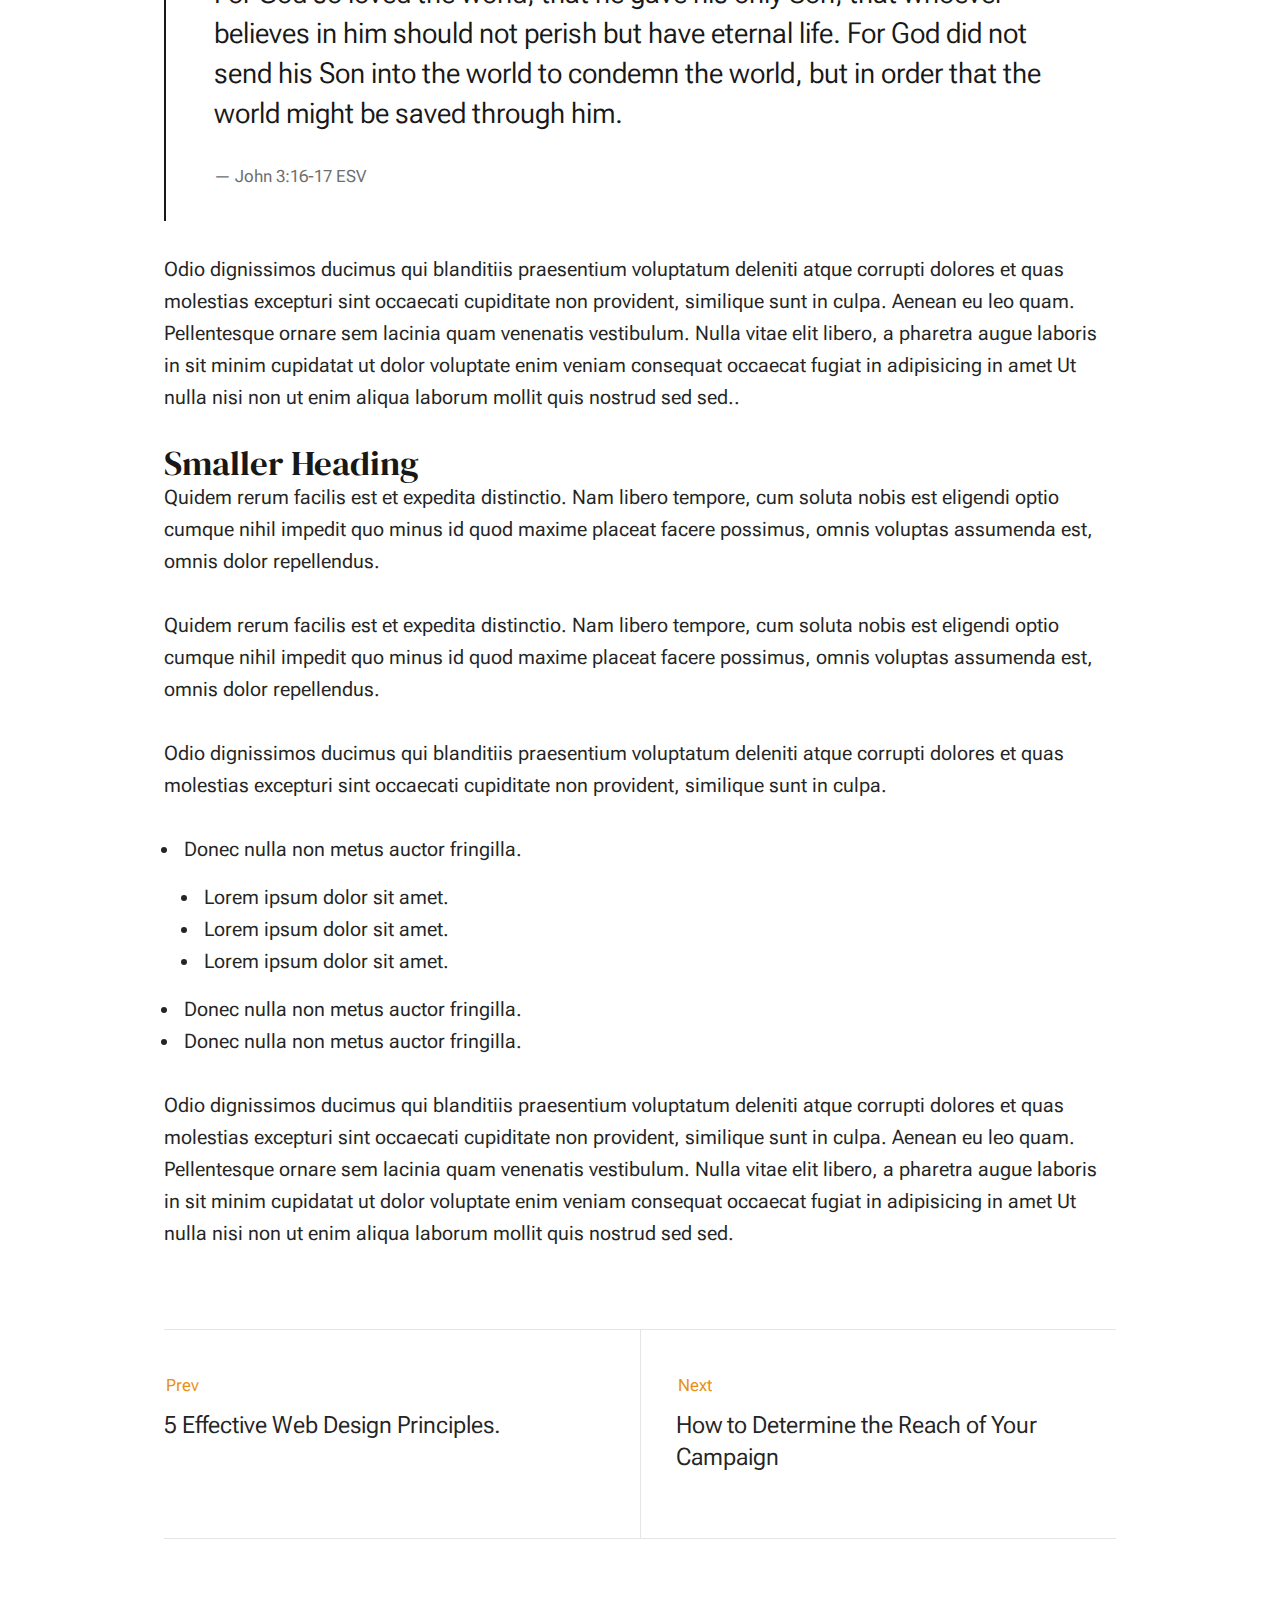
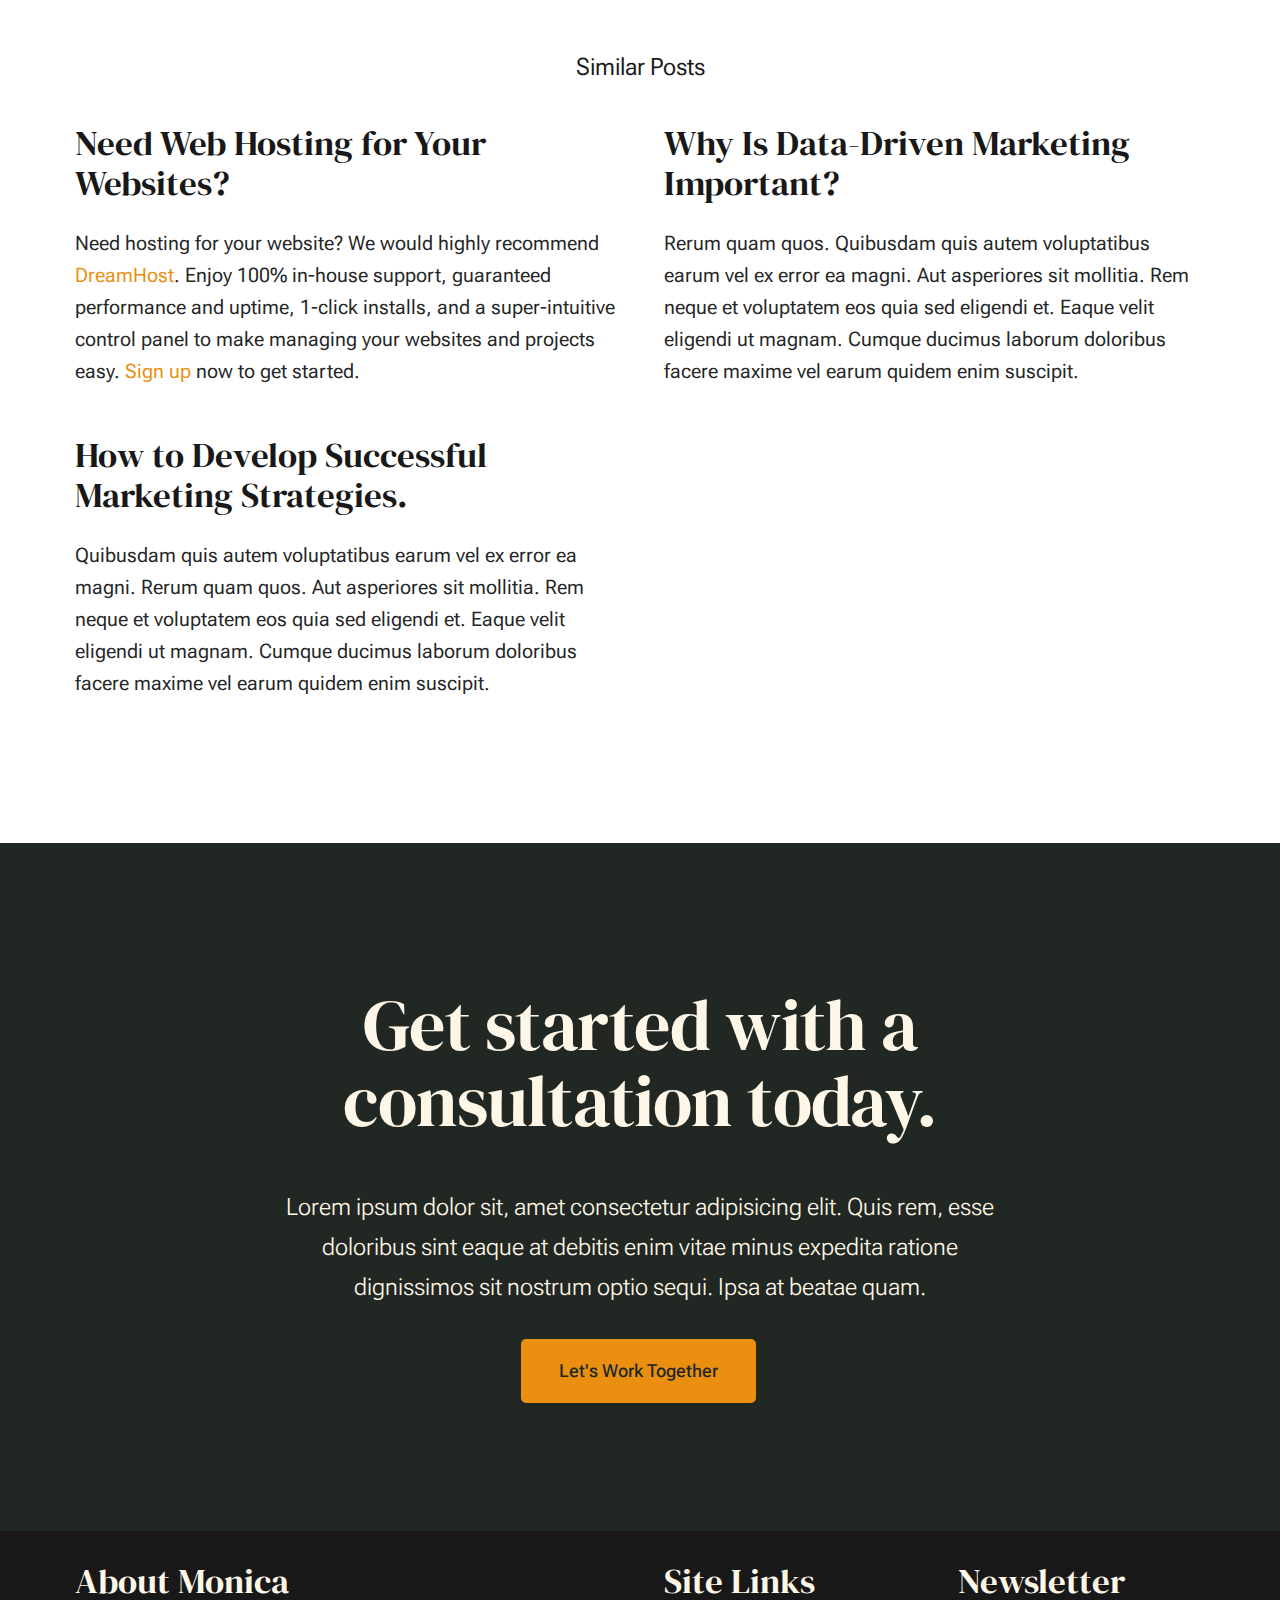
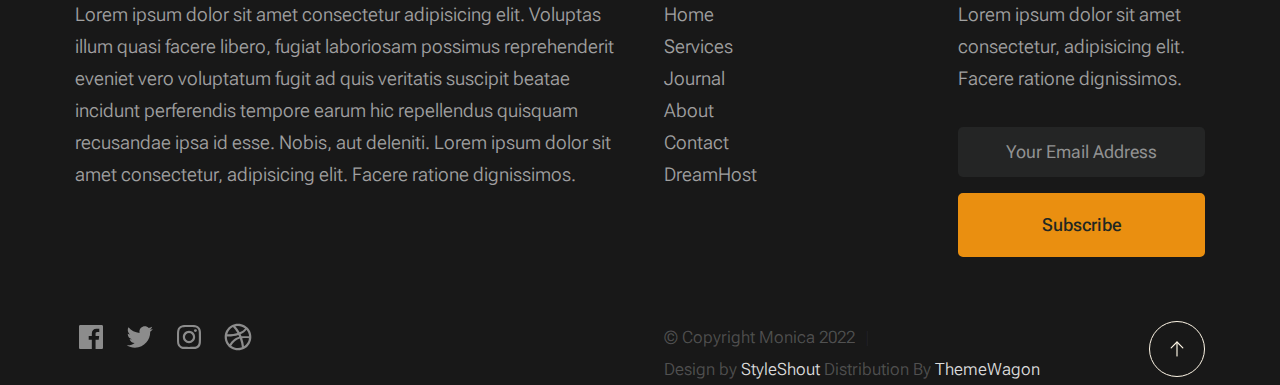
<file: single.html>
<!DOCTYPE html>
<html lang="en" class="no-js" >
<head>

    <!--- basic page needs
    ================================================== -->
    <meta charset="utf-8">
    <meta name="viewport" content="width=device-width, initial-scale=1">
    <title>Single - Monica</title>

    <script>
        document.documentElement.classList.remove('no-js');
        document.documentElement.classList.add('js');
    </script>

    <!-- CSS
    ================================================== -->
    <link rel="stylesheet" href="css/vendor.css">
    <link rel="stylesheet" href="css/styles.css">

    <!-- favicons
    ================================================== -->
    <link rel="apple-touch-icon" sizes="180x180" href="apple-touch-icon.png">
    <link rel="icon" type="image/png" sizes="32x32" href="favicon-32x32.png">
    <link rel="icon" type="image/png" sizes="16x16" href="favicon-16x16.png">
    <link rel="manifest" href="site.webmanifest">

</head>


<body id="top">


    <!-- preloader
    ================================================== -->
    <div id="preloader">
        <div id="loader" class="dots-fade">
            <div></div>
            <div></div>
            <div></div>
        </div>
    </div>


    <!-- page wrap
    ================================================== -->
    <div id="page" class="s-pagewrap">


        <!-- # site header 
        ================================================== -->
        <header class="s-header">

            <div class="row s-header__inner width-sixteen-col">

                <div class="s-header__block">
                    <div class="s-header__logo">
                        <a class="logo" href="index.html">
                            <img src="images/logo.svg" alt="Homepage">
                        </a>
                    </div>

                    <a class="s-header__menu-toggle" href="#0"><span>Menu</span></a>
                </div> <!-- end s-header__block -->

                <nav class="s-header__nav">    
                    <ul class="s-header__menu-links">
                        <li><a href="about.html">About</a></li>
                        <li><a href="services.html">Services</a></li>
                        <li class="current"><a href="blog.html">Journal</a></li>
                        <li><a href="contact.html">Contact</a></li>
                    </ul> <!-- s-header__menu-links -->

                    <div class="s-header__contact">
                        <a href="contact.html" class="btn btn--primary s-header__contact-btn">Let's Work Together</a>
                        
                    </div> <!-- s-header__contact -->    
                </nav> <!-- end s-header__nav -->

            </div> <!-- end s-header__inner -->

        </header> <!-- end s-header -->


        <!-- # site main content
        ================================================== -->
        <article id="content" class="s-content entry">

            <div class="s-pageheader entry__header">
                <div class="row">
                    <div class="column xl-12">

                        <h1 class="entry__title">
                            5 Marketing Productivity Apps for Your Team
                        </h1> <!-- end entry__title -->

                        <div class="entry__meta">
                            <div class="entry__meta-date">
                                <svg width="24" height="24" fill="none" viewBox="0 0 24 24">
                                    <circle cx="12" cy="12" r="7.25" stroke="currentColor" stroke-width="1.5"></circle>
                                    <path stroke="currentColor" stroke-width="1.5" d="M12 8V12L14 14"></path>
                                </svg>
                                December 15, 2022 
                            </div>
                            <div class="entry__meta-cat">
                                <svg width="24" height="24" fill="none" viewBox="0 0 24 24">
                                    <path stroke="currentColor" stroke-linecap="round" stroke-linejoin="round" stroke-width="1.5" d="M19.25 17.25V9.75C19.25 8.64543 18.3546 7.75 17.25 7.75H4.75V17.25C4.75 18.3546 5.64543 19.25 6.75 19.25H17.25C18.3546 19.25 19.25 18.3546 19.25 17.25Z"></path>
                                    <path stroke="currentColor" stroke-linecap="round" stroke-linejoin="round" stroke-width="1.5" d="M13.5 7.5L12.5685 5.7923C12.2181 5.14977 11.5446 4.75 10.8127 4.75H6.75C5.64543 4.75 4.75 5.64543 4.75 6.75V11"></path>
                                </svg>                                      
                                <span class="cat-links">
                                    <a href="blog.html">Productivity</a>
                                    <a href="blog.html">Marketing</a>
                                </span>
                            </div>
                        </div> <!-- end entry__meta -->

                    </div>
                </div>
            </div> <!-- end entry__header --> 

            <div class="s-pagecontent entry__content">

                <div class="row entry__media">
                    <div class="column xl-12">
                        <figure class="featured-image">
                            <img src="images/thumbs/single/standard-1200.jpg" 
                                 srcset="images/thumbs/single/standard-2400.jpg 2400w, 
                                         images/thumbs/single/standard-1200.jpg 1200w, 
                                         images/thumbs/single/standard-600.jpg 600w" sizes="(max-width: 2400px) 100vw, 2400px" alt="">
                        </figure>
                    </div>
                </div> <!-- end entry__media -->

                <div class="row entry__primary width-narrower">
                    <div class="column xl-12"> 

                            <p class="lead">
                            Duis ex ad cupidatat tempor Excepteur cillum cupidatat fugiat nostrud cupidatat dolor 
                            sunt sint sit nisi est eu exercitation incididunt adipisicing veniam velit id fugiat 
                            enim mollit amet anim veniam dolor dolor irure velit commodo cillum sit nulla ullamco 
                            magna amet magna cupidatat qui labore cillum cillum cupidatat fugiat nostrud. </p> 

                            <p class="drop-cap">
                            Eligendi quam at quis. Sit vel neque quam consequuntur expedita quisquam. Incidunt quae 
                            qui error. Rerum non facere mollitia ut magnam laboriosam. Quisquam neque quia ex eligendi 
                            repellat illum quibusdam aut. Architecto quam consequuntur totam ratione reprehenderit est 
                            praesentium impedit maiores incididunt adipisicing veniam velit .
                            </p>
    
                            <p>
                            Duis ex ad cupidatat tempor Excepteur cillum cupidatat fugiat nostrud cupidatat dolor 
                            sunt sint sit nisi est eu exercitation incididunt adipisicing veniam velit id fugiat 
                            enim mollit amet anim veniam dolor dolor irure velit commodo cillum sit nulla ullamco 
                            magna amet magna cupidatat qui labore cillum sit in tempor veniam consequat non laborum 
                            adipisicing aliqua ea nisi sint ut quis proident ullamco ut dolore culpa occaecat ut 
                            laboris in sit minim cupidatat ut dolor voluptate enim veniam consequat occaecat fugiat 
                            in adipisicing in amet Ut nulla nisi non ut enim aliqua laborum mollit quis nostrud sed sed.
                            </p>
            
                            <figure class="alignwide">
                                <img src="images/sample-1200.jpg" 
                                     srcset="images/sample-2400.jpg 2400w, 
                                             images/sample-1200.jpg 1200w, 
                                             images/sample-600.jpg 600w" sizes="(max-width: 2400px) 100vw, 2400px" alt="">
                            </figure>
    
                            <p>
                            Duis ex ad cupidatat tempor Excepteur cillum cupidatat fugiat nostrud cupidatat dolor 
                            sunt sint sit nisi est eu exercitation incididunt adipisicing veniam velit id fugiat 
                            enim mollit amet anim veniam dolor dolor irure velit commodo cillum sit nulla ullamco 
                            magna amet magna cupidatat qui labore cillum sit in tempor veniam consequat non laborum 
                            adipisicing aliqua ea nisi sint ut quis proident ullamco ut dolore culpa occaecat ut 
                            laboris in sit minim cupidatat ut dolor voluptate enim veniam consequat occaecat fugiat 
                            in adipisicing in amet Ut nulla nisi non ut enim aliqua laborum mollit quis nostrud sed sed.
                            </p>
    
                            <h2>Large Heading</h2>
        
                            <p>
                            Harum quidem rerum facilis est et expedita distinctio. Nam libero tempore, cum soluta 
                            nobis est eligendi optio cumque nihil impedit quo minus <a href="http://#">omnis voluptas assumenda est</a> 
                            id quod maxime placeat facere possimus, omnis dolor repellendus. Temporibus autem quibusdam et 
                            aut officiis debitis aut rerum necessitatibus saepe eveniet ut et.</p>
    
                            <blockquote>
                                <p>
                                For God so loved the world, that he gave his only Son, that whoever believes in 
                                him should not perish but have eternal life. For God did not send his Son into 
                                the world to condemn the world, but in order that the world might be 
                                saved through him.
                                </p>
                                <cite>John 3:16-17 ESV</cite>
                            </blockquote>
    
                            <p>
                            Odio dignissimos ducimus qui blanditiis praesentium voluptatum deleniti atque corrupti dolores 
                            et quas molestias excepturi sint occaecati cupiditate non provident, similique sunt in culpa. 
                            Aenean eu leo quam. Pellentesque ornare sem lacinia quam venenatis vestibulum. Nulla vitae elit 
                            libero, a pharetra augue laboris in sit minim cupidatat ut dolor voluptate enim veniam consequat 
                            occaecat fugiat in adipisicing in amet Ut nulla nisi non ut enim aliqua laborum mollit quis nostrud sed sed..</p>
    
                            <h3>Smaller Heading</h3>
    
                            <p>
                            Quidem rerum facilis est et expedita distinctio. Nam libero tempore, cum soluta nobis est 
                            eligendi optio cumque nihil impedit quo minus id quod maxime placeat facere possimus, omnis voluptas 
                            assumenda est, omnis dolor repellendus.
                            </p>
    
                            <p>
                            Quidem rerum facilis est et expedita distinctio. Nam libero tempore, cum soluta nobis est 
                            eligendi optio cumque nihil impedit quo minus id quod maxime placeat facere possimus, omnis voluptas 
                            assumenda est, omnis dolor repellendus.
                            </p>
                                    
                            <p>
                            Odio dignissimos ducimus qui blanditiis praesentium voluptatum deleniti atque corrupti dolores et 
                            quas molestias excepturi sint occaecati cupiditate non provident, similique sunt in culpa.</p>
    
                            <ul>
                                <li>Donec nulla non metus auctor fringilla.
                                    <ul>
                                        <li>Lorem ipsum dolor sit amet.</li>
                                        <li>Lorem ipsum dolor sit amet.</li>
                                        <li>Lorem ipsum dolor sit amet.</li>
                                    </ul>
                                </li>
                                <li>Donec nulla non metus auctor fringilla.</li>
                                <li>Donec nulla non metus auctor fringilla.</li>
                            </ul>
    
                            <p>
                            Odio dignissimos ducimus qui blanditiis praesentium voluptatum deleniti atque corrupti dolores et quas 
                            molestias excepturi sint occaecati cupiditate non provident, similique sunt in culpa. Aenean eu leo quam. 
                            Pellentesque ornare sem lacinia quam venenatis vestibulum. Nulla vitae elit libero, a pharetra augue 
                            laboris in sit minim cupidatat ut dolor voluptate enim veniam consequat occaecat fugiat in adipisicing 
                            in amet Ut nulla nisi non ut enim aliqua laborum mollit quis nostrud sed sed.
                            </p>        

                            <div class="post-nav">
                                <div class="post-nav__prev">
                                    <a href="single-standard.html" rel="prev">
                                        <span>Prev</span>
                                        5 Effective Web Design Principles. 
                                    </a>
                                </div>
                                <div class="post-nav__next">
                                    <a href="single-standard.html" rel="next">
                                        <span>Next</span>
                                        How to Determine the Reach of Your Campaign
                                    </a>
                                </div>
                            </div> <!-- end post-nav -->                                                   
                   
                    </div> <!-- end column-->
                </div> <!-- end entry__primary -->    
                
                <div class="row related-posts">
                    <div class="column xl-12">

                        <h4 class="text-center">Similar Posts</h4>

                        <div class="grid-list-items">
                
                            <div class="grid-list-items__item blog-card">
                                <div class="blog-card__header">
                                    <h3 class="blog-card__title"><a href="https://www.dreamhost.com/r.cgi?287326">Need Web Hosting for Your Websites?</a></h3>
                                </div>
                                <div class="blog-card__text">
                                    <p>
                                    Need hosting for your website? We would highly recommend <a href="https://www.dreamhost.com/r.cgi?287326">DreamHost</a>.
                                    Enjoy 100% in-house support, guaranteed performance and uptime, 1-click installs, and a super-intuitive control 
                                    panel to make managing your websites and projects easy. <a href="https://www.dreamhost.com/r.cgi?287326">Sign up</a> now to get started.
                                    </p>
                                </div>
                            </div> <!-- end blog-card -->
                            <div class="grid-list-items__item blog-card">
                                <div class="blog-card__header">
                                    <h3 class="blog-card__title"><a href="single.html">Why Is Data-Driven Marketing Important?</a></h3>
                                </div>
                                <div class="blog-card__text">
                                    <p>
                                    Rerum quam quos. Quibusdam quis autem voluptatibus earum vel ex error ea magni. Aut asperiores 
                                    sit mollitia. Rem neque et voluptatem eos quia sed eligendi et. Eaque velit eligendi ut 
                                    magnam. Cumque ducimus laborum doloribus facere maxime vel earum quidem enim suscipit.
                                    </p>
                                </div>
                            </div> <!-- end blog-card -->
                            <div class="grid-list-items__item blog-card">
                                <div class="blog-card__header">
                                    <h3 class="blog-card__title"><a href="single.html">How to Develop Successful Marketing Strategies.</a></h3>
                                </div>
                                <div class="blog-card__text">
                                    <p>
                                    Quibusdam quis autem voluptatibus earum vel ex error ea magni. Rerum quam quos. Aut asperiores 
                                    sit mollitia. Rem neque et voluptatem eos quia sed eligendi et. Eaque velit eligendi ut 
                                    magnam. Cumque ducimus laborum doloribus facere maxime vel earum quidem enim suscipit.
                                    </p>
                                </div>
                            </div> <!-- end blog card -->
                        
                        </div> <!-- end grid-list-items -->
                          
                    </div> <!-- end column -->
                </div> <!-- end related-posts --> 

            </div> <!-- end entry__content -->

        </article> <!-- s-content entry-->
        

        <!-- # cta
        ================================================== -->
        <section id="cta" class="s-cta">

            <div class="row row-x-center text-center">
                <div class="column xl-8 lg-12">

                    <div class="s-cta__content">
                        <h2 class="text-display-title">
                        Get started with a consultation today.
                        </h2>
                        <p class="lead">
                        Lorem ipsum dolor sit, amet consectetur adipisicing elit. Quis rem, esse doloribus sint eaque at debitis enim vitae minus expedita ratione dignissimos sit nostrum optio sequi. Ipsa at beatae quam.
                        </p>
                        <a href="contact.html" class="btn btn--primary">Let's Work Together</a>
                    </div>

                </div>
            </div>

        </section> <!-- end s-cta -->


        <!-- # footer 
        ================================================== -->
        <footer class="s-footer">
            <div class="row s-footer__content">
                <div class="column xl-6 lg-6 md-12 s-footer__block s-footer__about">                    
                    <h3>About Monica</h3>
                    <p>
                    Lorem ipsum dolor sit amet consectetur adipisicing elit. Voluptas illum quasi facere libero, 
                    fugiat laboriosam possimus reprehenderit eveniet vero voluptatum fugit ad quis veritatis suscipit beatae 
                    incidunt perferendis tempore earum hic repellendus quisquam recusandae ipsa id esse. Nobis, aut deleniti.
                    Lorem ipsum dolor sit amet consectetur, adipisicing elit. Facere ratione dignissimos.
                    </p>               
                </div>                
                <div class="column xl-3 lg-6 md-12 s-footer__block s-footer__site-links">
                    <h3>Site Links</h3>
                    <ul class="link-list">
                        <li><a href="index.html">Home</a></li>
                        <li><a href="services.html">Services</a></li>
                        <li><a href="blog.html">Journal</a></li>
                        <li><a href="about.html">About</a></li>
                        <li><a href="contact.html">Contact</a></li>
                        <li><a href="https://www.dreamhost.com/r.cgi?287326">DreamHost</a></li>
                    </ul>
                </div>
                <div class="column xl-3 lg-6 md-12 tab-12 s-footer__block s-footer__newsletter">
                    <h3>Newsletter</h3>

                    <p>
                    Lorem ipsum dolor sit amet consectetur, adipisicing elit. Facere ratione dignissimos.
                    </p>

                    <div class="subscribe-form">
                        <form id="mc-form" class="mc-form">
                            <input type="email" name="EMAIL" id="mce-EMAIL" class="u-fullwidth text-center" placeholder="Your Email Address" title="The domain portion of the email address is invalid (the portion after the @)." pattern="^([^\x00-\x20\x22\x28\x29\x2c\x2e\x3a-\x3c\x3e\x40\x5b-\x5d\x7f-\xff]+|\x22([^\x0d\x22\x5c\x80-\xff]|\x5c[\x00-\x7f])*\x22)(\x2e([^\x00-\x20\x22\x28\x29\x2c\x2e\x3a-\x3c\x3e\x40\x5b-\x5d\x7f-\xff]+|\x22([^\x0d\x22\x5c\x80-\xff]|\x5c[\x00-\x7f])*\x22))*\x40([^\x00-\x20\x22\x28\x29\x2c\x2e\x3a-\x3c\x3e\x40\x5b-\x5d\x7f-\xff]+|\x5b([^\x0d\x5b-\x5d\x80-\xff]|\x5c[\x00-\x7f])*\x5d)(\x2e([^\x00-\x20\x22\x28\x29\x2c\x2e\x3a-\x3c\x3e\x40\x5b-\x5d\x7f-\xff]+|\x5b([^\x0d\x5b-\x5d\x80-\xff]|\x5c[\x00-\x7f])*\x5d))*(\.\w{2,})+$" required>
                            <input type="submit" name="subscribe" value="Subscribe" class="btn btn--primary btn--small u-fullwidth">
                            <!-- <div style="position: absolute; left: -5000px;" aria-hidden="true"><input type="text" name="b_cdb7b577e41181934ed6a6a44_9a91cfe7b3" tabindex="-1" value=""></div> -->
                            <div class="mc-status"></div>
                        </form>
                    </div>
                </div>
            </div>    
            
            <div class="row s-footer__bottom">
                <div class="column xl-6 lg-12">
                    <ul class="s-footer__social social-list">
                        <li>
                            <a href="#0">
                                <svg xmlns="http://www.w3.org/2000/svg" width="24" height="24" viewBox="0 0 24 24" style="fill:rgba(0, 0, 0, 1);transform:;-ms-filter:"><path d="M20,3H4C3.447,3,3,3.448,3,4v16c0,0.552,0.447,1,1,1h8.615v-6.96h-2.338v-2.725h2.338v-2c0-2.325,1.42-3.592,3.5-3.592 c0.699-0.002,1.399,0.034,2.095,0.107v2.42h-1.435c-1.128,0-1.348,0.538-1.348,1.325v1.735h2.697l-0.35,2.725h-2.348V21H20 c0.553,0,1-0.448,1-1V4C21,3.448,20.553,3,20,3z"></path></svg>
                                <span class="u-screen-reader-text">Facebook</span>
                            </a>
                        </li>
                        <li>
                            <a href="#0">
                                <svg xmlns="http://www.w3.org/2000/svg" width="24" height="24" viewBox="0 0 24 24" style="fill:rgba(0, 0, 0, 1);transform:;-ms-filter:"><path d="M19.633,7.997c0.013,0.175,0.013,0.349,0.013,0.523c0,5.325-4.053,11.461-11.46,11.461c-2.282,0-4.402-0.661-6.186-1.809 c0.324,0.037,0.636,0.05,0.973,0.05c1.883,0,3.616-0.636,5.001-1.721c-1.771-0.037-3.255-1.197-3.767-2.793 c0.249,0.037,0.499,0.062,0.761,0.062c0.361,0,0.724-0.05,1.061-0.137c-1.847-0.374-3.23-1.995-3.23-3.953v-0.05 c0.537,0.299,1.16,0.486,1.82,0.511C3.534,9.419,2.823,8.184,2.823,6.787c0-0.748,0.199-1.434,0.548-2.032 c1.983,2.443,4.964,4.04,8.306,4.215c-0.062-0.3-0.1-0.611-0.1-0.923c0-2.22,1.796-4.028,4.028-4.028 c1.16,0,2.207,0.486,2.943,1.272c0.91-0.175,1.782-0.512,2.556-0.973c-0.299,0.935-0.936,1.721-1.771,2.22 c0.811-0.088,1.597-0.312,2.319-0.624C21.104,6.712,20.419,7.423,19.633,7.997z"></path></svg>
                                <span class="u-screen-reader-text">Twitter</span>
                            </a>
                        </li>
                        <li>
                            <a href="#0">
                                <svg xmlns="http://www.w3.org/2000/svg" width="24" height="24" viewBox="0 0 24 24" style="fill:rgba(0, 0, 0, 1);transform:;-ms-filter:"><path d="M11.999,7.377c-2.554,0-4.623,2.07-4.623,4.623c0,2.554,2.069,4.624,4.623,4.624c2.552,0,4.623-2.07,4.623-4.624 C16.622,9.447,14.551,7.377,11.999,7.377L11.999,7.377z M11.999,15.004c-1.659,0-3.004-1.345-3.004-3.003 c0-1.659,1.345-3.003,3.004-3.003s3.002,1.344,3.002,3.003C15.001,13.659,13.658,15.004,11.999,15.004L11.999,15.004z"></path><circle cx="16.806" cy="7.207" r="1.078"></circle><path d="M20.533,6.111c-0.469-1.209-1.424-2.165-2.633-2.632c-0.699-0.263-1.438-0.404-2.186-0.42 c-0.963-0.042-1.268-0.054-3.71-0.054s-2.755,0-3.71,0.054C7.548,3.074,6.809,3.215,6.11,3.479C4.9,3.946,3.945,4.902,3.477,6.111 c-0.263,0.7-0.404,1.438-0.419,2.186c-0.043,0.962-0.056,1.267-0.056,3.71c0,2.442,0,2.753,0.056,3.71 c0.015,0.748,0.156,1.486,0.419,2.187c0.469,1.208,1.424,2.164,2.634,2.632c0.696,0.272,1.435,0.426,2.185,0.45 c0.963,0.042,1.268,0.055,3.71,0.055s2.755,0,3.71-0.055c0.747-0.015,1.486-0.157,2.186-0.419c1.209-0.469,2.164-1.424,2.633-2.633 c0.263-0.7,0.404-1.438,0.419-2.186c0.043-0.962,0.056-1.267,0.056-3.71s0-2.753-0.056-3.71C20.941,7.57,20.801,6.819,20.533,6.111z M19.315,15.643c-0.007,0.576-0.111,1.147-0.311,1.688c-0.305,0.787-0.926,1.409-1.712,1.711c-0.535,0.199-1.099,0.303-1.67,0.311 c-0.95,0.044-1.218,0.055-3.654,0.055c-2.438,0-2.687,0-3.655-0.055c-0.569-0.007-1.135-0.112-1.669-0.311 c-0.789-0.301-1.414-0.923-1.719-1.711c-0.196-0.534-0.302-1.099-0.311-1.669c-0.043-0.95-0.053-1.218-0.053-3.654 c0-2.437,0-2.686,0.053-3.655c0.007-0.576,0.111-1.146,0.311-1.687c0.305-0.789,0.93-1.41,1.719-1.712 c0.534-0.198,1.1-0.303,1.669-0.311c0.951-0.043,1.218-0.055,3.655-0.055c2.437,0,2.687,0,3.654,0.055 c0.571,0.007,1.135,0.112,1.67,0.311c0.786,0.303,1.407,0.925,1.712,1.712c0.196,0.534,0.302,1.099,0.311,1.669 c0.043,0.951,0.054,1.218,0.054,3.655c0,2.436,0,2.698-0.043,3.654H19.315z"></path></svg>
                                <span class="u-screen-reader-text">Instagram</span>
                            </a>
                        </li>
                        <li>
                            <a href="#0">
                                <svg xmlns="http://www.w3.org/2000/svg" width="24" height="24" viewBox="0 0 24 24" style="fill: rgba(0, 0, 0, 1);transform: ;msFilter:;"><path d="M20.66 6.98a9.932 9.932 0 0 0-3.641-3.64C15.486 2.447 13.813 2 12 2s-3.486.447-5.02 1.34c-1.533.893-2.747 2.107-3.64 3.64S2 10.187 2 12s.446 3.487 1.34 5.02a9.924 9.924 0 0 0 3.641 3.64C8.514 21.553 10.187 22 12 22s3.486-.447 5.02-1.34a9.932 9.932 0 0 0 3.641-3.64C21.554 15.487 22 13.813 22 12s-.446-3.487-1.34-5.02zM12 3.66c2 0 3.772.64 5.32 1.919-.92 1.174-2.286 2.14-4.1 2.9-1.002-1.813-2.088-3.327-3.261-4.54A7.715 7.715 0 0 1 12 3.66zM5.51 6.8a8.116 8.116 0 0 1 2.711-2.22c1.212 1.201 2.325 2.7 3.34 4.5-2 .6-4.114.9-6.341.9-.573 0-1.006-.013-1.3-.04A8.549 8.549 0 0 1 5.51 6.8zM3.66 12c0-.054.003-.12.01-.2.007-.08.01-.146.01-.2.254.014.641.02 1.161.02 2.666 0 5.146-.367 7.439-1.1.187.373.381.793.58 1.26-1.32.293-2.674 1.006-4.061 2.14S6.4 16.247 5.76 17.5c-1.4-1.587-2.1-3.42-2.1-5.5zM12 20.34c-1.894 0-3.594-.587-5.101-1.759.601-1.187 1.524-2.322 2.771-3.401 1.246-1.08 2.483-1.753 3.71-2.02a29.441 29.441 0 0 1 1.56 6.62 8.166 8.166 0 0 1-2.94.56zm7.08-3.96a8.351 8.351 0 0 1-2.58 2.621c-.24-2.08-.7-4.107-1.379-6.081.932-.066 1.765-.1 2.5-.1.799 0 1.686.034 2.659.1a8.098 8.098 0 0 1-1.2 3.46zm-1.24-5c-1.16 0-2.233.047-3.22.14a27.053 27.053 0 0 0-.68-1.62c2.066-.906 3.532-2.006 4.399-3.3 1.2 1.414 1.854 3.027 1.96 4.84-.812-.04-1.632-.06-2.459-.06z"></path></svg>
                                <span class="u-screen-reader-text">Dribbble</span>
                            </a>
                        </li>
                    </ul> <!-- end s-footer__social -->
                </div>
                <div class="column xl-6 lg-12">
                    <p class="ss-copyright">
                        <span>© Copyright Monica 2022</span> 
                        <span>Design by <a href="https://www.styleshout.com/">StyleShout</a> Distribution By <a href="https://themewagon.com">ThemeWagon</a></span>
                    </p>
                </div>

                <div class="ss-go-top">
                    <a class="smoothscroll" title="Back to Top" href="#top">
                        <svg xmlns="http://www.w3.org/2000/svg" viewBox="0 0 24 24" width="36" height="36" fill="none" stroke="#ffffff" stroke-width="1" stroke-linecap="round" stroke-linejoin="round">&lt;!--!  Atomicons Free 1.00 by @atisalab License - https://atomicons.com/license/ (Icons: CC BY 4.0) Copyright 2021 Atomicons --&gt;<polyline points="17 11 12 6 7 11"></polyline><line x1="12" y1="18" x2="12" y2="6"></line></svg>
                    </a>
                </div> <!-- end ss-go-top -->
            </div>
            
        </footer> <!-- end s-footer -->

    </div> <!-- end page-wrap -->

    <!-- Java Script
    ================================================== -->
    <script src="js/plugins.js"></script>
    <script src="js/main.js"></script>

</body>
</html>
</file>
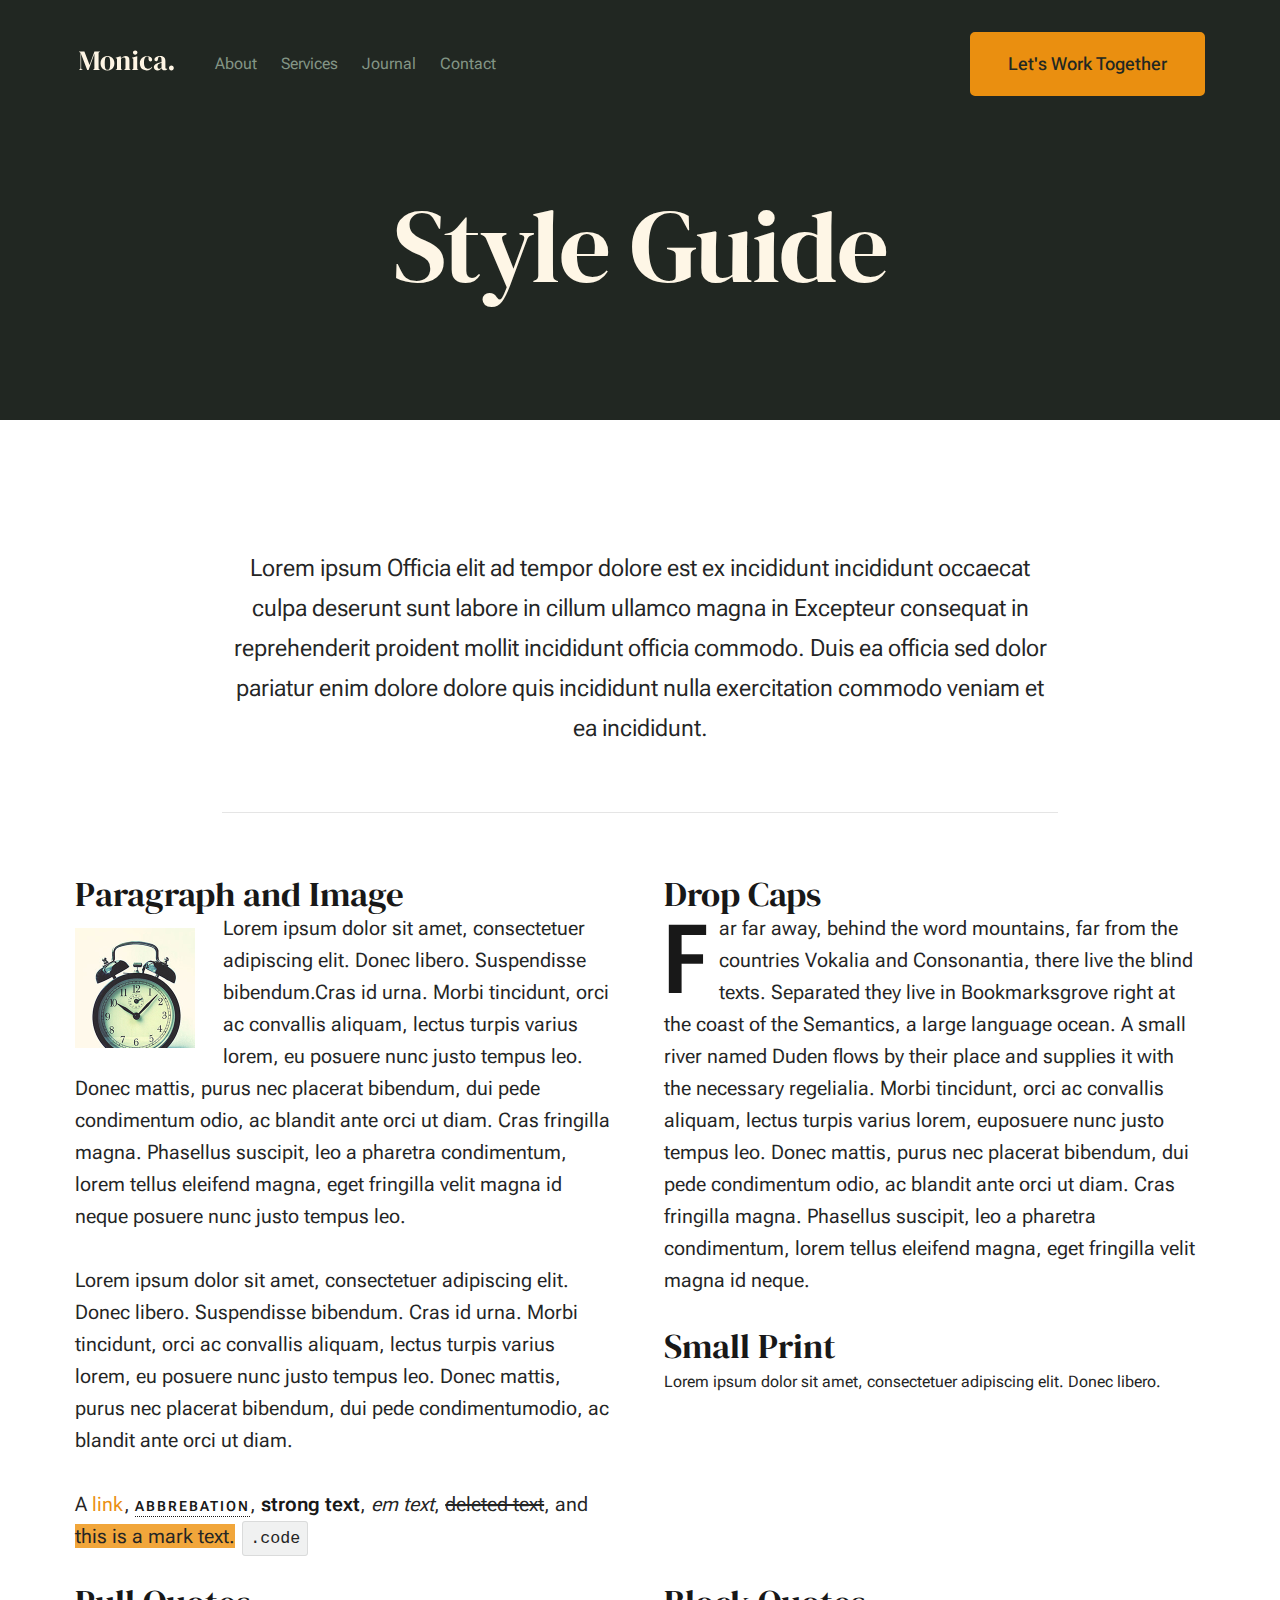
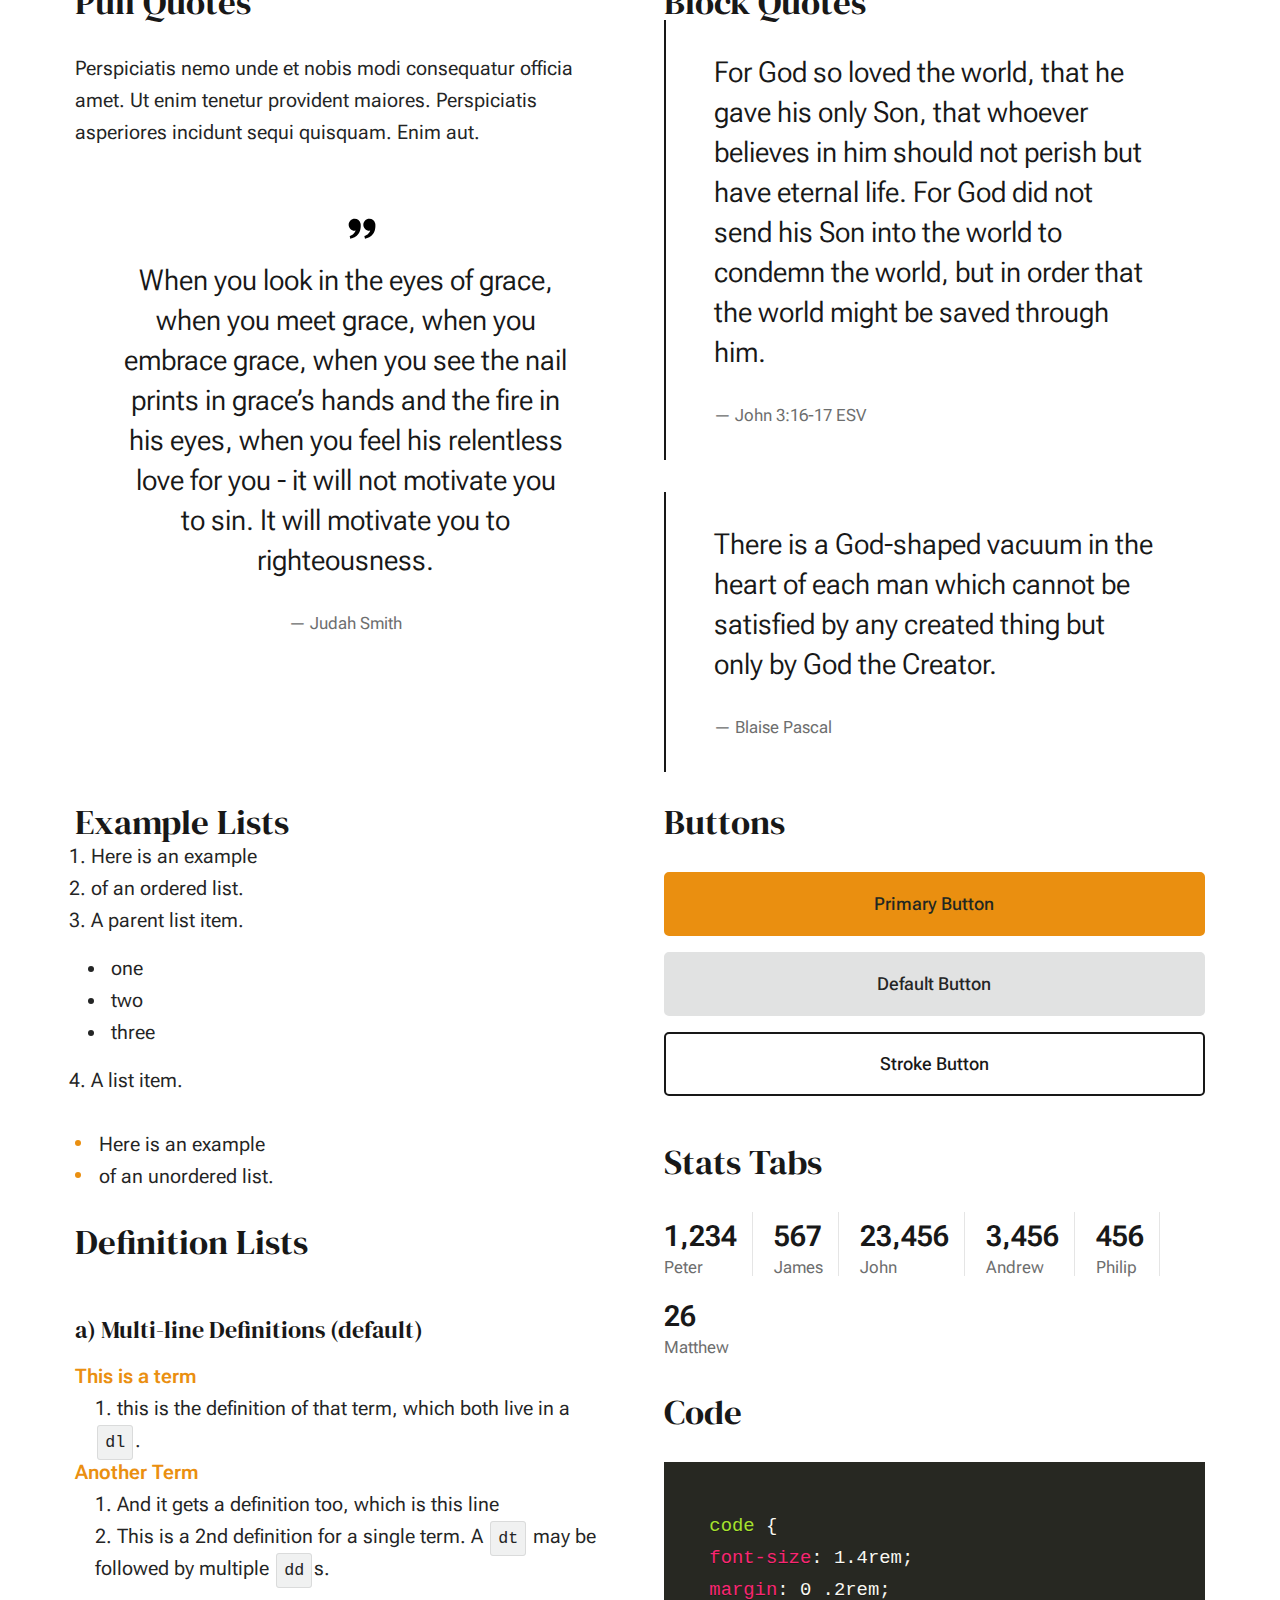
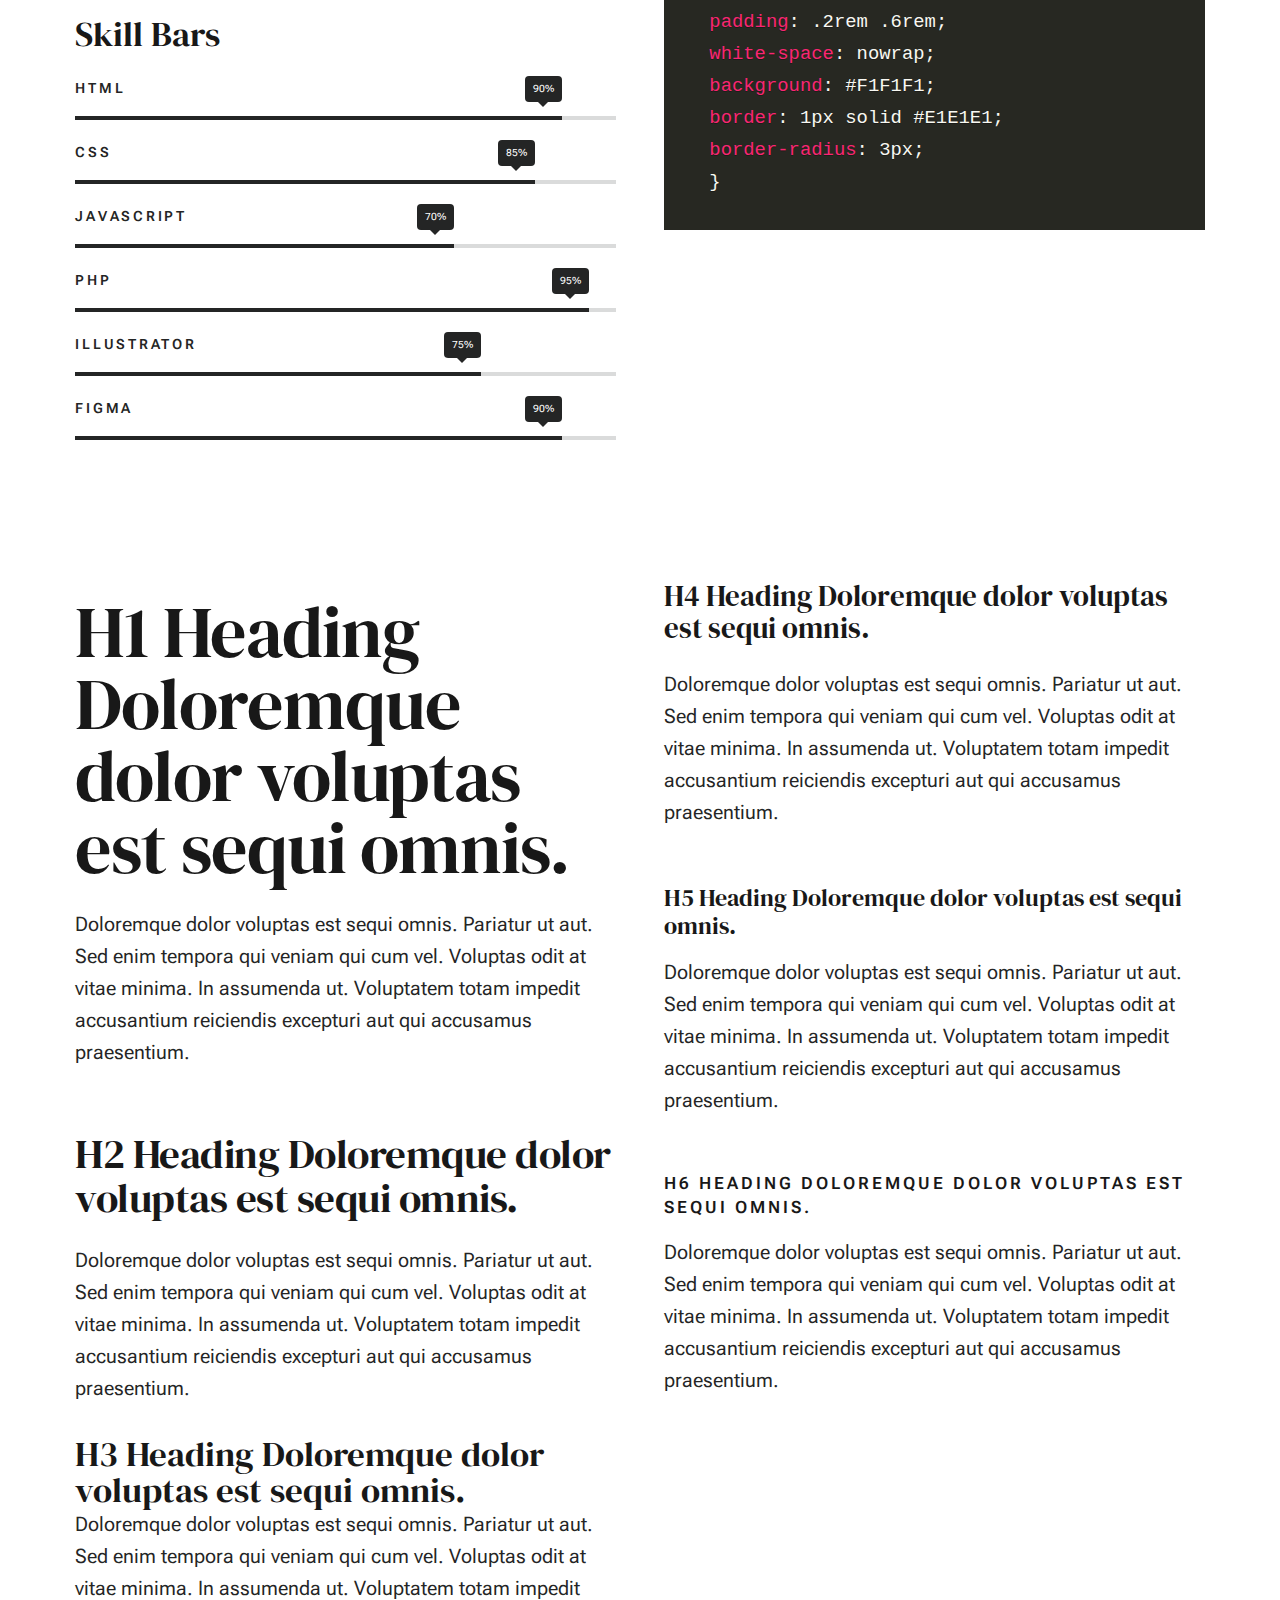
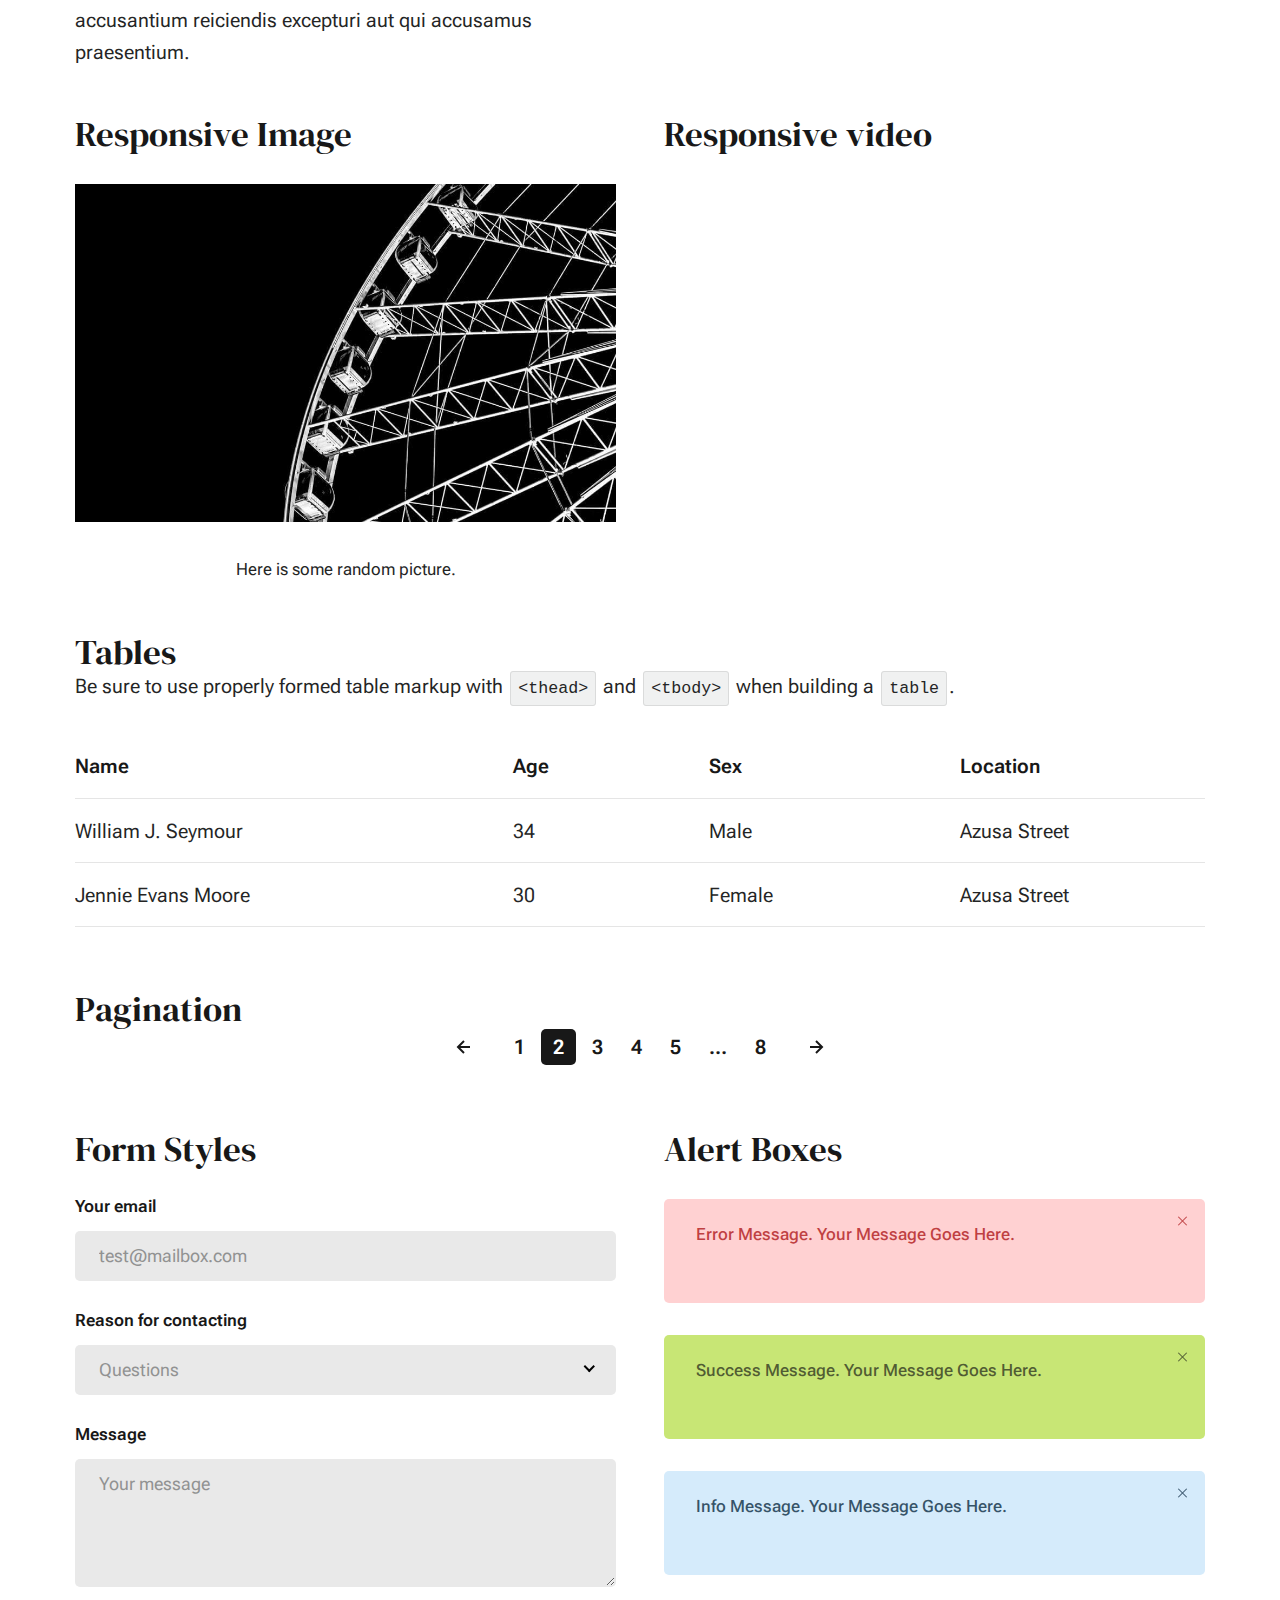
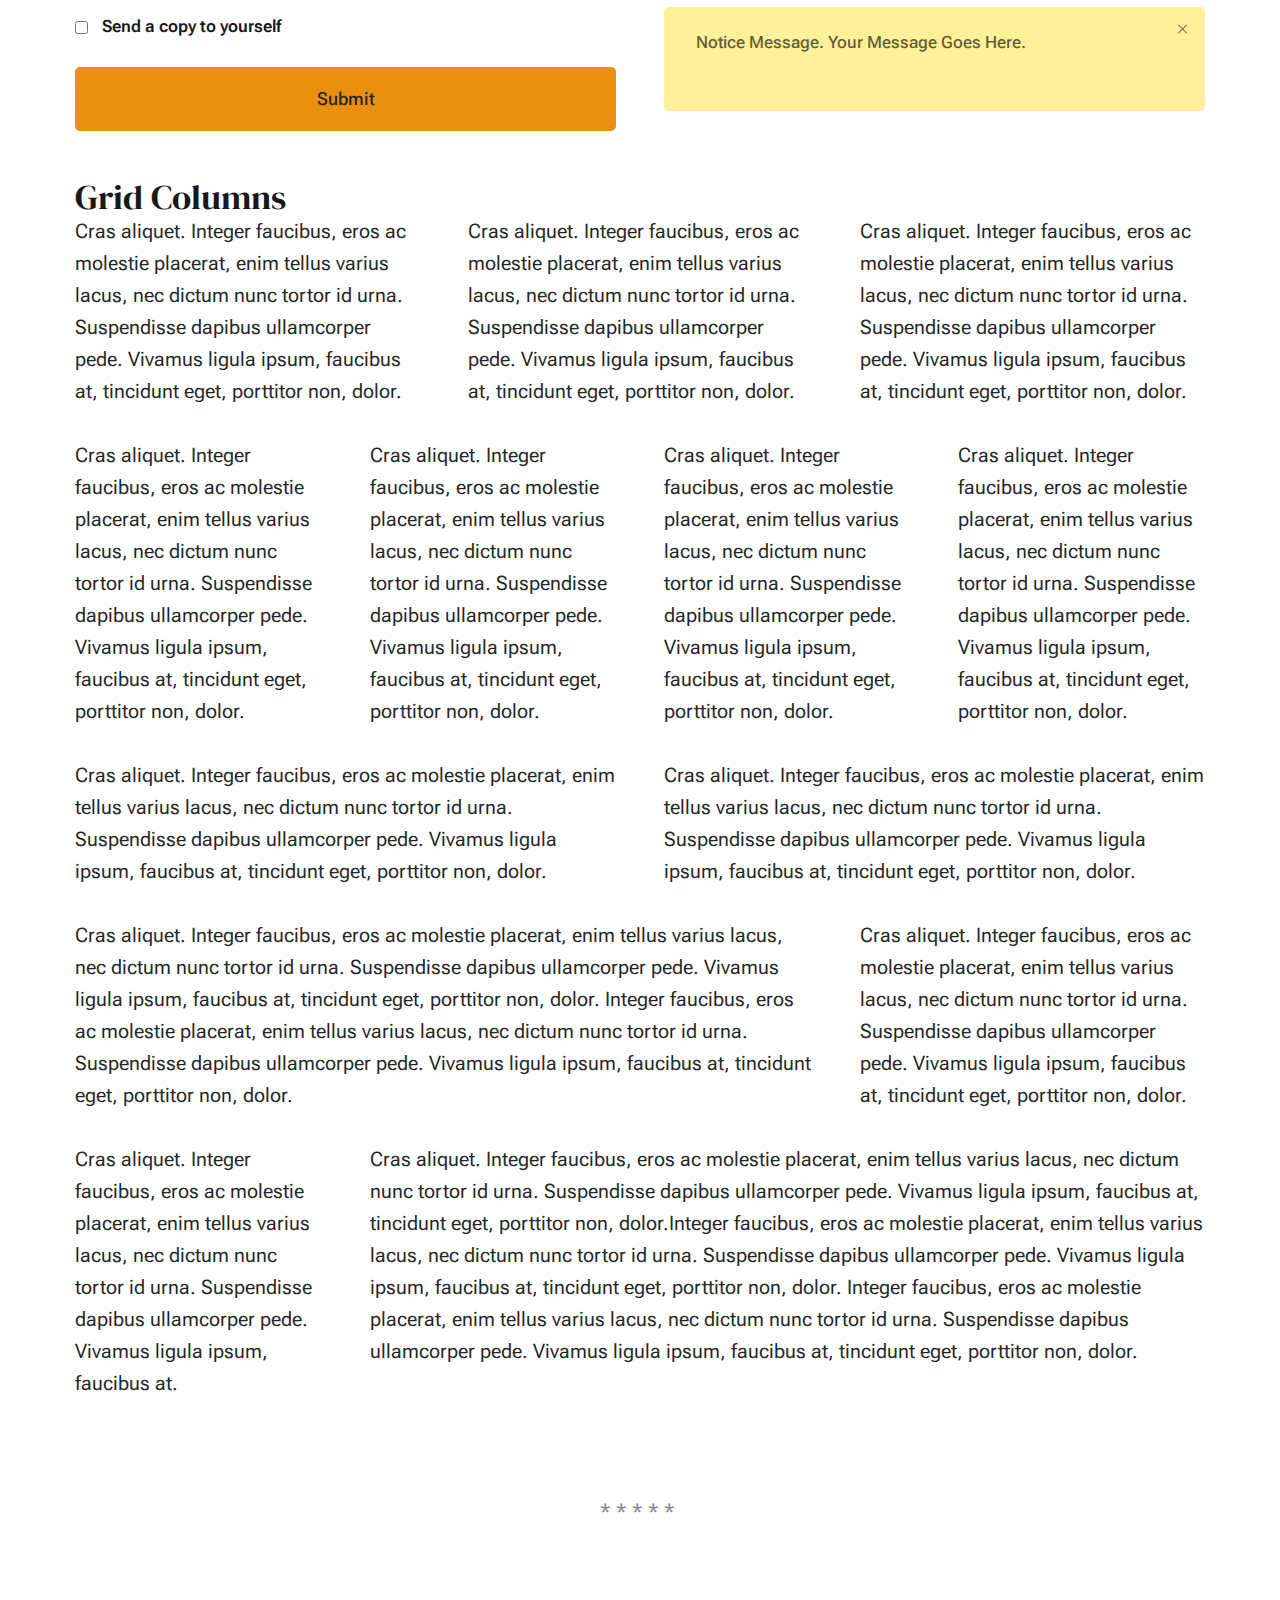
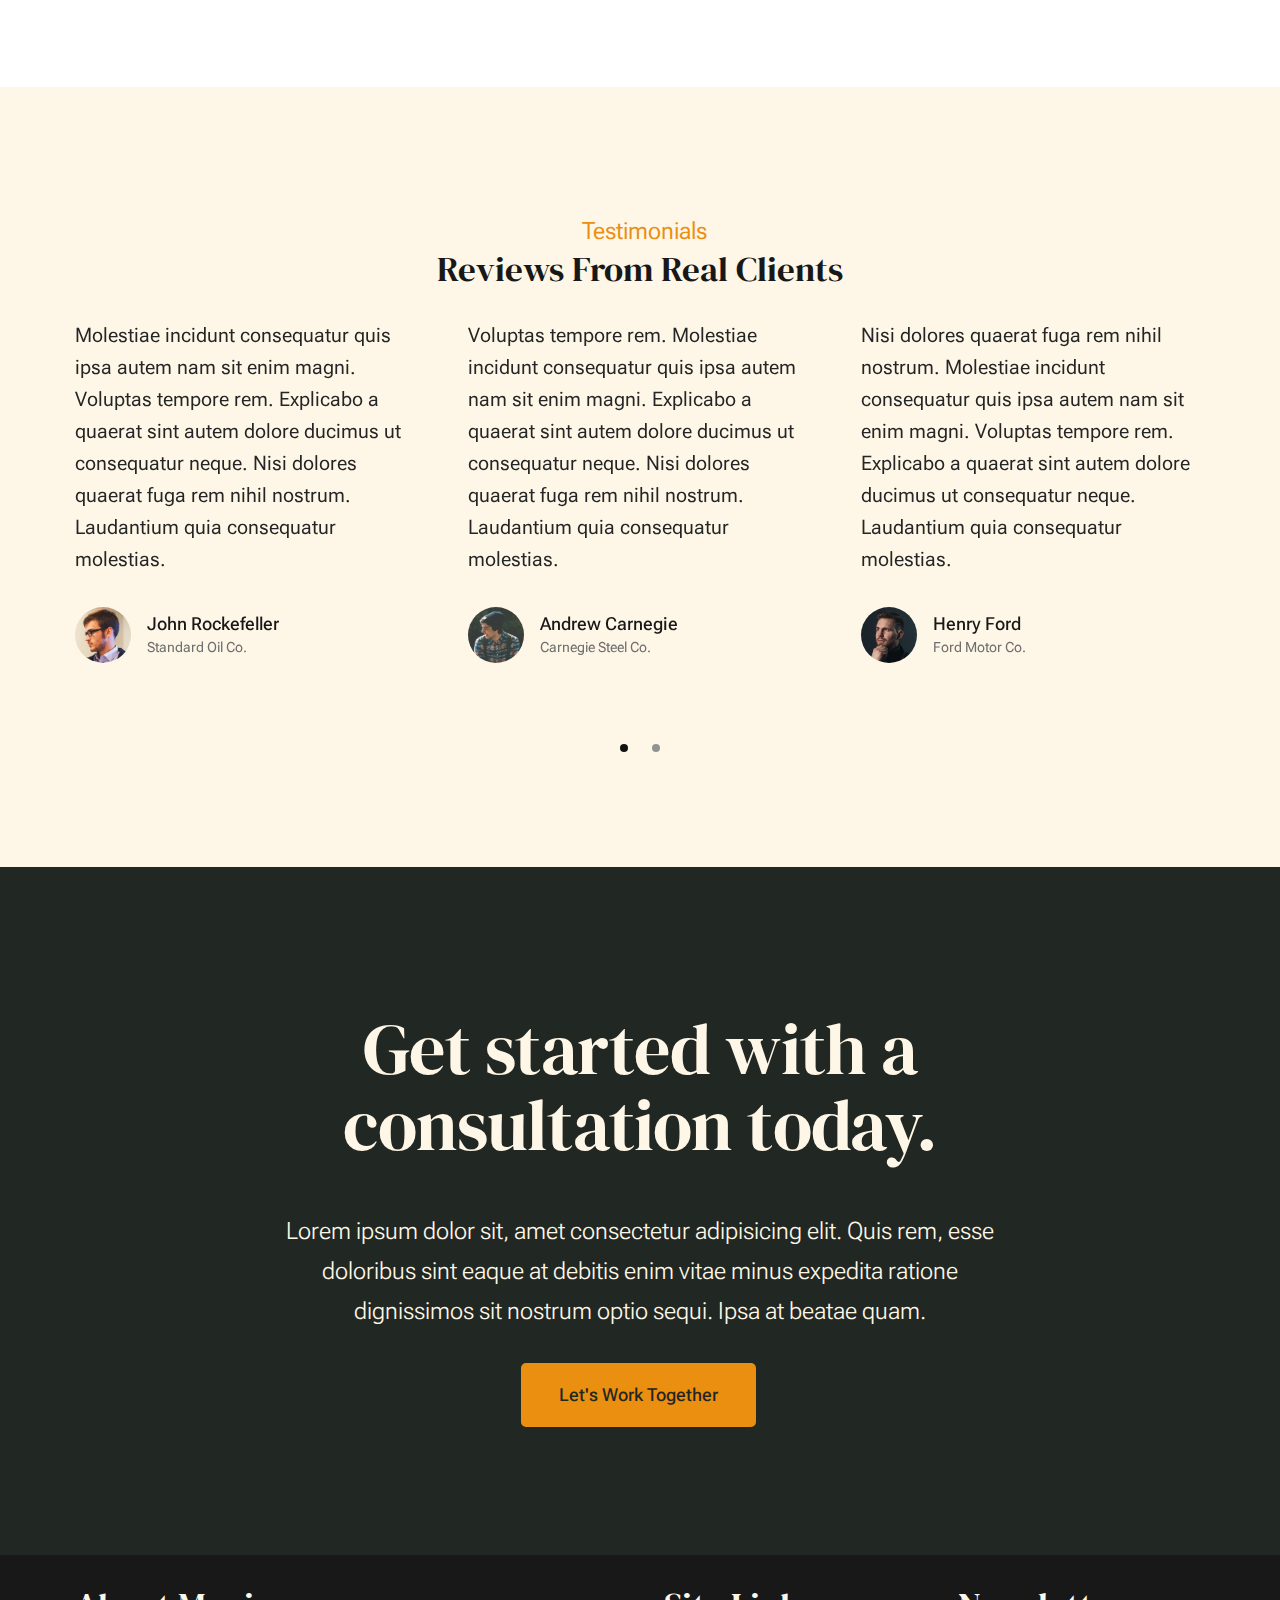
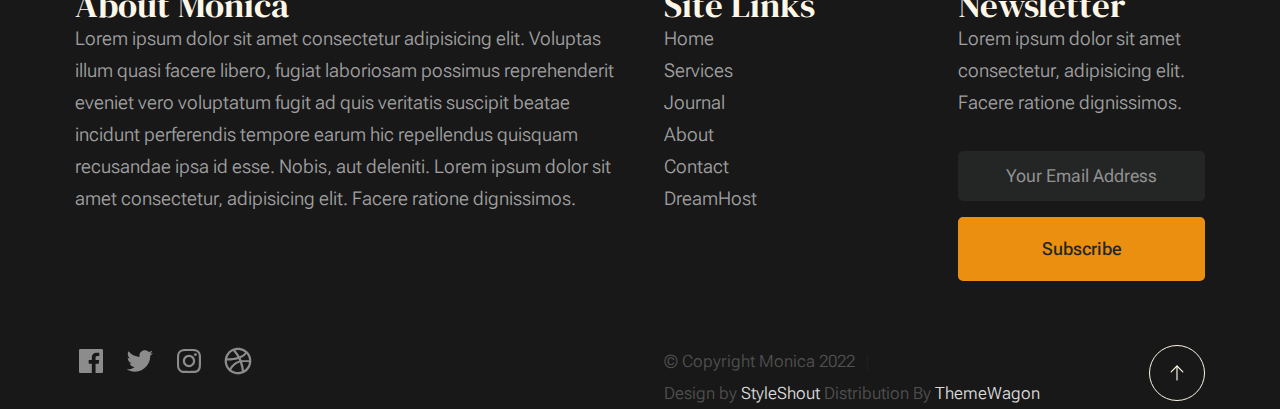
<file: styles.html>
<!DOCTYPE html>
<html lang="en" class="no-js" >
<head>

    <!--- basic page needs
    ================================================== -->
    <meta charset="utf-8">
    <meta name="viewport" content="width=device-width, initial-scale=1">
    <title>Styles - Monica</title>

    <script>
        document.documentElement.classList.remove('no-js');
        document.documentElement.classList.add('js');
    </script>

    <!-- CSS
    ================================================== -->
    <link rel="stylesheet" href="css/vendor.css">
    <link rel="stylesheet" href="css/styles.css">

    <!-- favicons
    ================================================== -->
    <link rel="apple-touch-icon" sizes="180x180" href="apple-touch-icon.png">
    <link rel="icon" type="image/png" sizes="32x32" href="favicon-32x32.png">
    <link rel="icon" type="image/png" sizes="16x16" href="favicon-16x16.png">
    <link rel="manifest" href="site.webmanifest">

</head>


<body id="top">


    <!-- preloader
    ================================================== -->
    <div id="preloader">
        <div id="loader" class="dots-fade">
            <div></div>
            <div></div>
            <div></div>
        </div>
    </div>


    <!-- page wrap
    ================================================== -->
    <div id="page" class="s-pagewrap">


        <!-- # site header 
        ================================================== -->
        <header class="s-header">

            <div class="row s-header__inner width-sixteen-col">

                <div class="s-header__block">
                    <div class="s-header__logo">
                        <a class="logo" href="index.html">
                            <img src="images/logo.svg" alt="Homepage">
                        </a>
                    </div>

                    <a class="s-header__menu-toggle" href="#0"><span>Menu</span></a>
                </div> <!-- end s-header__block -->

                <nav class="s-header__nav">
    
                    <ul class="s-header__menu-links">
                        <li><a href="about.html">About</a></li>
                        <li><a href="services.html">Services</a></li>
                        <li><a href="blog.html">Journal</a></li>
                        <li><a href="contact.html">Contact</a></li>
                    </ul> <!-- s-header__menu-links -->

                    <div class="s-header__contact">
                        <a href="contact.html" class="btn btn--primary s-header__contact-btn">Let's Work Together</a>                        
                    </div> <!-- s-header__contact -->
    
                </nav> <!-- end s-header__nav -->

            </div> <!-- end s-header__inner -->

        </header> <!-- end s-header -->


        <!-- # site main content
        ================================================== -->
        <section id="content" class="s-content">

               <section class="s-pageheader pageheader">
                    <div class="row">
                        <div class="column xl-12">
                            <h1 class="page-title">
                               Style Guide
                            </h1>                            
                        </div>
                    </div>
               </section> <!-- end pageheader --> 

               <section class="s-pagecontent pagecontent">

                    <div class="row row-x-center text-center">

                        <div class="column tab-12 xl-9">
            
                            <p class="lead">Lorem ipsum Officia elit ad tempor dolore est ex incididunt incididunt occaecat culpa deserunt 
                            sunt labore in cillum ullamco magna in Excepteur consequat in reprehenderit proident mollit incididunt officia commodo.
                            Duis ea officia sed dolor pariatur enim dolore dolore quis incididunt nulla exercitation commodo veniam et ea incididunt.
                            </p>
            
                            <hr>
                        </div>
            
                    </div> <!-- end row -->
            
                    <div class="row">
            
                        <div class="column mob-12 md-6 stack-on-900">
            
                            <h3>Paragraph and Image</h3>
            
                            <p><a href="#"><img width="120" height="120" class="u-pull-left" alt="sample-image" src="images/sample-image.jpg"></a>
                            Lorem ipsum dolor sit amet, consectetuer adipiscing elit. Donec libero. Suspendisse bibendum.Cras id urna. Morbi 
                            tincidunt, orci ac convallis aliquam, lectus turpis varius lorem, eu posuere nunc justo tempus leo. Donec mattis, 
                            purus nec placerat bibendum, dui pede condimentum odio, ac blandit ante orci ut diam. Cras fringilla magna. 
                            Phasellus suscipit, leo a pharetra condimentum, lorem tellus eleifend magna, eget fringilla velit magna id 
                            neque posuere nunc justo tempus leo. </p>
            
                            <p>
                            Lorem ipsum dolor sit amet, consectetuer adipiscing elit. Donec libero. Suspendisse bibendum. Cras id urna. 
                            Morbi tincidunt, orci ac convallis aliquam, lectus turpis varius lorem, eu posuere nunc justo tempus leo. 
                            Donec mattis, purus nec placerat bibendum, dui pede condimentumodio, ac blandit ante orci ut diam.	
                            </p>
            
                            <p>A <a href="#">link</a>,
                            <abbr title="this really isn't a very good description">abbrebation</abbr>,
                            <strong>strong text</strong>,
                            <em>em text</em>,
                            <del>deleted text</del>, and
                            <mark>this is a mark text.</mark>
                            <code>.code</code>
                            </p>
            
                        </div>
            
                        <div class="column mob-12 md-6">
            
                            <h3>Drop Caps</h3>
            
                            <p class="drop-cap">Far far away, behind the word mountains, far from the countries Vokalia and Consonantia,
                            there live the blind texts. Separated they live in Bookmarksgrove right at the coast of the
                            Semantics, a large language ocean. A small river named Duden flows by their place and supplies it with the 
                            necessary regelialia. Morbi tincidunt, orci ac convallis aliquam, lectus turpis varius lorem, 
                            euposuere nunc justo tempus leo. Donec mattis, purus nec placerat bibendum, dui pede condimentum odio, 
                            ac blandit ante orci ut diam. Cras fringilla magna. Phasellus suscipit, leo a pharetra condimentum, 
                            lorem tellus eleifend magna, eget fringilla velit magna id neque.
                            </p>
            
                            <h3>Small Print</h3>
            
                            <p><small>Lorem ipsum dolor sit amet, consectetuer adipiscing elit. Donec libero.</small></p>
                            
                    
            
                        </div>
            
                    </div> <!-- end row -->
            
                    <div class="row">
            
                        <div class="column xl-6 md-12">
            
                            <h3 class="u-add-bottom">Pull Quotes</h3>
            
                            <p>
                            Perspiciatis nemo unde et nobis modi consequatur officia amet. Ut enim 
                            tenetur provident maiores. Perspiciatis asperiores incidunt sequi 
                            quisquam. Enim aut. 
                            </p>
            
                            <figure class="pull-quote">
                                <blockquote>
                                    <p>
                                    When you look in the eyes of grace, when you meet grace, 
                                    when you embrace grace, when you see the nail prints in 
                                    grace’s hands and the fire in his eyes, when you feel his 
                                    relentless love for you - it will not motivate you to sin. 
                                    It will motivate you to righteousness.
                                    </p>
            
                                    <footer>
                                        <cite>Judah Smith</cite>
                                    </footer>
                                </blockquote>
                            </figure>
            
            
                        </div>
            
                        <div class="column xl-6 md-12">
            
                            <h3 class="h-add-bottom">Block Quotes</h3>
            
                            <blockquote cite="http://where-i-got-my-info-from.com">
                                <p>
                                For God so loved the world, that he gave his only Son, that whoever believes in 
                                him should not perish but have eternal life. For God did not send his Son into 
                                the world to condemn the world, but in order that the world might be 
                                saved through him.
                                </p>
            
                                <footer>
                                    <cite>
                                        <a href="#0">John 3:16-17 ESV</a>
                                    </cite>
                                </footer>
            
                            </blockquote>
            
                            <blockquote>
                                <p>There is a God-shaped vacuum in the heart of each man which cannot be satisfied 
                                by any created thing but only by God the Creator.</p>
            
                                <footer>
                                    <cite>Blaise Pascal</cite>
                                </footer>
            
                            </blockquote>
            
                        </div>
            
                    </div> <!-- end row -->
            
                    <div class="row u-add-half-bottom">
            
                        <div class="column xl-6 md-12">
            
                            <h3>Example Lists</h3>
            
                            <ol>
                                <li>Here is an example</li>
                                <li>of an ordered list.</li>
                                <li>A parent list item.
                                    <ul>
                                        <li>one</li>
                                        <li>two</li>
                                        <li>three</li>
                                    </ul>
                                    </li>
                                    <li>A list item.</li>
                                </ol>
            
                            <ul class="disc">
                                <li>Here is an example</li>
                                <li>of an unordered list.</li>
                            </ul>
            
                            <h3>Definition Lists</h3>
            
                            <h5>a) Multi-line Definitions (default) </h5>
            
                            <dl class="dictionary-style">
                                <dt><strong>This is a term</strong></dt>
                                    <dd>this is the definition of that term, which both live in a <code>dl</code>.</dd>
                                <dt><strong>Another Term</strong></dt>
                                    <dd>And it gets a definition too, which is this line</dd>
                                    <dd>This is a 2<sup>nd</sup> definition for a single term. A <code>dt</code> may be followed by multiple <code>dd</code>s.</dd>
                            </dl>
            
                            <h3 class="u-add-bottom">Skill Bars</h3>
            
                            <ul class="skill-bars">
                                <li>
                                <div class="progress percent90"><span>90%</span></div>
                                <strong>HTML</strong>
                                </li>
                                <li>
                                <div class="progress percent85"><span>85%</span></div>
                                <strong>CSS</strong>
                                </li>
                                <li>
                                <div class="progress percent70"><span>70%</span></div>
                                <strong>Javascript</strong>
                                </li>
                                <li>
                                <div class="progress percent95"><span>95%</span></div>
                                <strong>PHP</strong>
                                </li>
                                <li>
                                <div class="progress percent75"><span>75%</span></div>
                                <strong>Illustrator</strong>
                                </li>
                                <li>
                                <div class="progress percent90"><span>90%</span></div>
                                <strong>Figma</strong>
                                </li>
                            </ul>
            
                        </div>
            
                        <div class="column xl-6 md-12">
            
                            <h3 class="u-add-bottom">Buttons</h3>
            
                            <p>
                                <a class="btn btn--primary u-fullwidth" href="#0">Primary Button</a>
                                <a class="btn u-fullwidth" href="#0">Default Button</a>
                                <a class="btn btn--stroke u-fullwidth" href="#0">Stroke Button</a>
                            </p>
            
                            <h3>Stats Tabs</h3>
            
                            <ul class="stats-tabs">
                                <li><a href="#0">1,234 <em>Peter</em></a></li>
                                <li><a href="#0">567 <em>James</em></a></li>
                                <li><a href="#0">23,456 <em>John</em></a></li>
                                <li><a href="#0">3,456 <em>Andrew</em></a></li>
                                <li><a href="#0">456 <em>Philip</em></a></li>
                                <li><a href="#0">26 <em>Matthew</em></a></li>
                            </ul>
            
                            <h3 class="u-add-bottom">Code</h3>
            
<pre><code class="language-css">
    code {
    font-size: 1.4rem;
    margin: 0 .2rem;
    padding: .2rem .6rem;
    white-space: nowrap;
    background: #F1F1F1;
    border: 1px solid #E1E1E1;	
    border-radius: 3px;
    }
</code></pre>
            
                        </div>
            
                    </div> <!-- end row -->
            
                    <div class="row u-add-half-bottom">
            
                        <div class="column xl-6 md-12">
                                
                            <h1>H1 Heading Doloremque dolor voluptas est sequi omnis.</h1>
                            <p>Doloremque dolor voluptas est sequi omnis. Pariatur ut aut. Sed enim tempora qui veniam qui cum vel. 
                            Voluptas odit at vitae minima. In assumenda ut. Voluptatem totam impedit accusantium reiciendis excepturi aut qui accusamus praesentium.</p>
            
                            <h2>H2 Heading Doloremque dolor voluptas est sequi omnis.</h2>
                            <p>Doloremque dolor voluptas est sequi omnis. Pariatur ut aut. Sed enim tempora qui veniam qui cum vel. 
                            Voluptas odit at vitae minima. In assumenda ut. Voluptatem totam impedit accusantium reiciendis excepturi aut qui accusamus praesentium.</p>
            
                            <h3>H3 Heading Doloremque dolor voluptas est sequi omnis.</h3>
                            <p>Doloremque dolor voluptas est sequi omnis. Pariatur ut aut. Sed enim tempora qui veniam qui cum vel. 
                            Voluptas odit at vitae minima. In assumenda ut. Voluptatem totam impedit accusantium reiciendis excepturi aut qui accusamus praesentium.</p>
            
                            
                        </div>
            
                        <div class="column xl-6 md-12">
                            <h4>H4 Heading Doloremque dolor voluptas est sequi omnis.</h4>
                            <p>Doloremque dolor voluptas est sequi omnis. Pariatur ut aut. Sed enim tempora qui veniam qui cum vel. 
                            Voluptas odit at vitae minima. In assumenda ut. Voluptatem totam impedit accusantium reiciendis excepturi aut qui accusamus praesentium.</p>
            
                            <h5>H5 Heading Doloremque dolor voluptas est sequi omnis.</h5>
                            <p>Doloremque dolor voluptas est sequi omnis. Pariatur ut aut. Sed enim tempora qui veniam qui cum vel. 
                            Voluptas odit at vitae minima. In assumenda ut. Voluptatem totam impedit accusantium reiciendis excepturi aut qui accusamus praesentium.</p>
            
                            <h6>H6 Heading Doloremque dolor voluptas est sequi omnis.</h6>
                            <p>Doloremque dolor voluptas est sequi omnis. Pariatur ut aut. Sed enim tempora qui veniam qui cum vel. 
                            Voluptas odit at vitae minima. In assumenda ut. Voluptatem totam impedit accusantium reiciendis excepturi aut qui accusamus praesentium.</p>
                
                            
                        </div>
            
                    </div> <!-- end row -->
            
                    <div class="row u-add-half-bottom">
            
                        <div class="column xl-6 md-12">
            
                            <h3 class="u-add-bottom">Responsive Image</h3>
            
                            <figure>
                                <img src="images/wheel-500.jpg" 
                                srcset="images/wheel-1000.jpg 1000w, 
                                images/wheel-500.jpg 500w" 
                                sizes="(max-width: 1000px) 100vw, 1000px" alt="">
            
                                <figcaption>
                                    Here is some random picture.
                                </figcaption>
                            </figure>
            
                        </div>
            
                        <div class="column xl-6 md-12">
            
                            <h3 class="u-add-bottom">Responsive video</h3>
            
                            <div class="video-container">
                            <iframe src="https://player.vimeo.com/video/14592941?color=00a650&title=0&byline=0&portrait=0" width="500" height="281" frameborder="0" webkitallowfullscreen mozallowfullscreen allowfullscreen></iframe> 
                            </div>
            
                        </div>
                        
                    </div> <!-- end row -->
            
                    <div class="row u-add-bottom">
            
                        <div class="column xl-12">
            
                            <h3>Tables</h3>
                            <p>Be sure to use properly formed table markup with <code>&lt;thead&gt;</code> and <code>&lt;tbody&gt;</code> when building a <code>table</code>.</p>
            
                            <div class="table-responsive">
            
                                <table>
                                        <thead>
                                        <tr>
                                            <th>Name</th>
                                            <th>Age</th>
                                            <th>Sex</th>
                                            <th>Location</th>
                                        </tr>
                                        </thead>
                                        <tbody>
                                        <tr>
                                            <td>William J. Seymour</td>
                                            <td>34</td>
                                            <td>Male</td>
                                            <td>Azusa Street</td>
                                        </tr>
                                        <tr>
                                            <td>Jennie Evans Moore</td>
                                            <td>30</td>
                                            <td>Female</td>
                                            <td>Azusa Street</td>
                                        </tr>
                                        </tbody>
                                </table>
            
                            </div>
            
                        </div>
                        
                    </div> <!-- end row -->
            
                    <div class="row">
            
                        <div class="column xl-12">
                            <h3>Pagination</h3>
            
                            <nav class="pgn">
                                <ul>
                                    <li>
                                        <a class="pgn__prev" href="#0">
                                            <svg xmlns="http://www.w3.org/2000/svg" width="24" height="24" viewBox="0 0 24 24"><path d="M12.707 17.293L8.414 13H18v-2H8.414l4.293-4.293-1.414-1.414L4.586 12l6.707 6.707z"/></svg>
                                        </a>
                                    </li>
                                    <li><a class="pgn__num" href="#0">1</a></li>
                                    <li><span class="pgn__num current">2</span></li>
                                    <li><a class="pgn__num" href="#0">3</a></li>
                                    <li><a class="pgn__num" href="#0">4</a></li>
                                    <li><a class="pgn__num" href="#0">5</a></li>
                                    <li><span class="pgn__num dots">…</span></li>
                                    <li><a class="pgn__num" href="#0">8</a></li>
                                    <li>
                                        <a class="pgn__next" href="#0">
                                            <svg xmlns="http://www.w3.org/2000/svg" width="24" height="24" viewBox="0 0 24 24"><path d="M11.293 17.293l1.414 1.414L19.414 12l-6.707-6.707-1.414 1.414L15.586 11H6v2h9.586z"/></svg>
                                        </a>
                                    </li>
                                </ul>
                            </nav>
                        </div>
            
                    </div> <!-- end row -->
            
                    <div class="row">
            
                        <div class="column xl-6 md-12">
            
                            <h3 class="u-add-bottom">Form Styles</h3>
            
                            <form>
                                <div>
                                    <label for="sampleInput">Your email</label>
                                    <input class="u-fullwidth" type="email" placeholder="test@mailbox.com" id="sampleInput">
                                </div>
                                <div>
                                    <label for="sampleRecipientInput">Reason for contacting</label>
                                    <div class="ss-custom-select">
                                        <select class="u-fullwidth" id="sampleRecipientInput">
                                            <option value="Option 1">Questions</option>
                                            <option value="Option 2">Report</option>
                                            <option value="Option 3">Others</option>
                                        </select>
                                    </div>
                                </div>
                                
                                <label for="exampleMessage">Message</label>
                                <textarea class="u-fullwidth" placeholder="Your message" id="exampleMessage"></textarea>
            
                                <label class="u-add-bottom">
                                    <input type="checkbox">
                                    <span class="label-text">Send a copy to yourself</span>
                                </label>
                            
                                <input class="btn--primary u-fullwidth" type="submit" value="Submit">
                            </form>
            
                        </div>
            
                        <div class="column xl-6 md-12">
            
                            <h3>Alert Boxes</h3>
            
                            <br>
                            
                            <div class="alert-box alert-box--error">
                                <p>Error Message. Your Message Goes Here.</p>
                                <span class="alert-box__close"></span>
                            </div><!-- end error -->
                                    
                            <div class="alert-box alert-box--success">
                                <p>Success Message. Your Message Goes Here.</p>
                                <span class="alert-box__close"></span>
                            </div><!-- end success -->
                                    
                            <div class="alert-box alert-box--info">
                                <p>Info Message. Your Message Goes Here.</p>
                                <span class="alert-box__close"></span>
                            </div><!-- end info -->
                                    
                            <div class="alert-box alert-box--notice">
                                <p>Notice Message. Your Message Goes Here.</p>
                                <span class="alert-box__close"></span>
                            </div><!-- end notice -->
                        
                        </div>
            
                    </div> <!-- end row -->
            
                    <div class="row">
            
                        <div class="xl-12 column">
                        <h3 class="half-bottom">Grid Columns</h3>
                        </div>
            
                    </div> <!-- Row End-->
            
                    <!--<h4>1/3 Columns</h4>  -->
            
                    <div class="row">
            
                        <div class="xl-4 md-12 column">
                            <p>
                            Cras aliquet. Integer faucibus, eros ac molestie placerat, enim tellus varius lacus,
                            nec dictum nunc tortor id urna. Suspendisse dapibus ullamcorper pede. Vivamus ligula ipsum,
                            faucibus at, tincidunt eget, porttitor non, dolor. 
                            </p>
                        </div>
            
                        <div class="xl-4 md-12 column">
                            <p>
                            Cras aliquet. Integer faucibus, eros ac molestie placerat, enim tellus varius lacus,
                            nec dictum nunc tortor id urna. Suspendisse dapibus ullamcorper pede. Vivamus ligula ipsum,
                            faucibus at, tincidunt eget, porttitor non, dolor. 
                            </p>
                        </div>
            
                        <div class="xl-4 md-12 column">
                            <p>
                            Cras aliquet. Integer faucibus, eros ac molestie placerat, enim tellus varius lacus,
                            nec dictum nunc tortor id urna. Suspendisse dapibus ullamcorper pede. Vivamus ligula ipsum,
                            faucibus at, tincidunt eget, porttitor non, dolor. 
                            </p>
                        </div>
            
                    </div>
            
                    <!--<h4>1/4 Columns</h4>  -->
            
                    <div class="row">
            
                        <div class="xl-3 md-6 tab-12 column">
                            <p>
                            Cras aliquet. Integer faucibus, eros ac molestie placerat, enim tellus varius lacus,
                            nec dictum nunc tortor id urna. Suspendisse dapibus ullamcorper pede. Vivamus ligula ipsum,
                            faucibus at, tincidunt eget, porttitor non, dolor. 
                            </p>
                        </div>
            
                        <div class="xl-3 md-6 tab-12 column">
                            <p>
                            Cras aliquet. Integer faucibus, eros ac molestie placerat, enim tellus varius lacus,
                            nec dictum nunc tortor id urna. Suspendisse dapibus ullamcorper pede. Vivamus ligula ipsum,
                            faucibus at, tincidunt eget, porttitor non, dolor. 
                            </p>
                        </div>
            
                        <div class="xl-3 md-6 tab-12 column">
                            <p>
                            Cras aliquet. Integer faucibus, eros ac molestie placerat, enim tellus varius lacus,
                            nec dictum nunc tortor id urna. Suspendisse dapibus ullamcorper pede. Vivamus ligula ipsum,
                            faucibus at, tincidunt eget, porttitor non, dolor. 
                            </p>
                        </div>
            
                        <div class="xl-3 md-6 tab-12 column">
                            <p>
                            Cras aliquet. Integer faucibus, eros ac molestie placerat, enim tellus varius lacus,
                            nec dictum nunc tortor id urna. Suspendisse dapibus ullamcorper pede. Vivamus ligula ipsum,
                            faucibus at, tincidunt eget, porttitor non, dolor. 
                            </p>
                        </div>
            
                    </div>
            
                    <!--<h4>1/2 Columns</h4>  -->
            
                    <div class="row">
            
                        <div class="xl-6 tab-12 column">
                            <p>
                            Cras aliquet. Integer faucibus, eros ac molestie placerat, enim tellus varius lacus,
                            nec dictum nunc tortor id urna. Suspendisse dapibus ullamcorper pede. Vivamus ligula ipsum,
                            faucibus at, tincidunt eget, porttitor non, dolor. 
                            </p>
                        </div>
            
                        <div class="xl-6 tab-12 column">
                            <p>
                            Cras aliquet. Integer faucibus, eros ac molestie placerat, enim tellus varius lacus,
                            nec dictum nunc tortor id urna. Suspendisse dapibus ullamcorper pede. Vivamus ligula ipsum,
                            faucibus at, tincidunt eget, porttitor non, dolor. 
                            </p>
                        </div>
            
                    </div>
            
                    <!--<h4>2/3 Columns</h4>  -->
            
                    <div class="row">
            
                        <div class="xl-8 md-7 tab-12 column">
                            <p>
                            Cras aliquet. Integer faucibus, eros ac molestie placerat, enim tellus varius lacus,
                            nec dictum nunc tortor id urna. Suspendisse dapibus ullamcorper pede. Vivamus ligula ipsum,
                            faucibus at, tincidunt eget, porttitor non, dolor. Integer faucibus, eros ac molestie placerat, enim tellus varius lacus,
                            nec dictum nunc tortor id urna. Suspendisse dapibus ullamcorper pede. Vivamus ligula ipsum,
                            faucibus at, tincidunt eget, porttitor non, dolor.
                            </p>
                        </div>
            
                        <div class="xl-4 md-5 tab-12 column">
                            <p>
                            Cras aliquet. Integer faucibus, eros ac molestie placerat, enim tellus varius lacus,
                            nec dictum nunc tortor id urna. Suspendisse dapibus ullamcorper pede. Vivamus ligula ipsum,
                            faucibus at, tincidunt eget, porttitor non, dolor. 
                            </p>
                        </div>
            
                    </div>
            
                    <!--<h4>3/4 Columns</h4>  -->
            
                    <div class="row">
            
                        <div class="xl-3 md-5 tab-12 column">
                            <p>
                            Cras aliquet. Integer faucibus, eros ac molestie placerat, enim tellus varius lacus,
                            nec dictum nunc tortor id urna. Suspendisse dapibus ullamcorper pede. Vivamus ligula ipsum,
                            faucibus at. 
                            </p>
                        </div>
            
                        <div class="xl-9 md-7 tab-12 column">
                            <p>
                            Cras aliquet. Integer faucibus, eros ac molestie placerat, enim tellus varius lacus,
                            nec dictum nunc tortor id urna. Suspendisse dapibus ullamcorper pede. Vivamus ligula ipsum,
                            faucibus at, tincidunt eget, porttitor non, dolor.Integer faucibus, eros ac molestie placerat, enim tellus varius lacus,
                            nec dictum nunc tortor id urna. Suspendisse dapibus ullamcorper pede. Vivamus ligula ipsum,
                            faucibus at, tincidunt eget, porttitor non, dolor. Integer faucibus, eros ac molestie placerat, enim tellus varius lacus,
                            nec dictum nunc tortor id urna. Suspendisse dapibus ullamcorper pede. Vivamus ligula ipsum,
                            faucibus at, tincidunt eget, porttitor non, dolor.
                            </p>
                        </div>
            
                    </div> 
            
                    <hr class="fancy">

               </section> <!-- pagecontent -->

               <section class="s-testimonials">

                    <div class="s-testimonials__header row row-x-center text-center">
                        <div class="column xl-8 lg-12">
        
                            <p class="text-pretitle">
                            Testimonials
                            </p>
                            <h3>
                            Reviews From Real Clients
                            </h3>                        
        
                        </div>
                    </div> <!--end s-testimonials__header -->

                    <div class="row s-testimonials__content">
                        <div class="column xl-12 testimonials">

                            <div class="swiper-container testimonials__slider page-slider">

                                <div class="swiper-wrapper">
                                    <div class="testimonials__slide swiper-slide">
                                        <p>
                                        Molestiae incidunt consequatur quis ipsa autem nam sit enim magni. Voluptas tempore rem. 
                                        Explicabo a quaerat sint autem dolore ducimus ut consequatur neque. Nisi dolores quaerat fuga rem nihil nostrum.
                                        Laudantium quia consequatur molestias.
                                        </p>
                                        <div class="testimonials__author">
                                            <img src="images/avatars/user-01.jpg" alt="Author image" class="testimonials__avatar">
                                            <cite class="testimonials__cite">
                                                <strong>John Rockefeller</strong>
                                                <span>Standard Oil Co.</span>
                                            </cite>
                                        </div>
                                    </div>
                                    <div class="testimonials__slide swiper-slide">
                                        <p>
                                        Voluptas tempore rem. Molestiae incidunt consequatur quis ipsa autem nam sit enim magni. 
                                        Explicabo a quaerat sint autem dolore ducimus ut consequatur neque. Nisi dolores quaerat fuga rem nihil nostrum.
                                        Laudantium quia consequatur molestias.
                                        </p>
                                        <div class="testimonials__author">
                                            <img src="images/avatars/user-04.jpg" alt="Author image" class="testimonials__avatar">
                                            <cite class="testimonials__cite">
                                                <strong>Andrew Carnegie</strong>
                                                <span>Carnegie Steel Co.</span>
                                            </cite>
                                        </div>
                                    </div>
                                    <div class="testimonials__slide swiper-slide">
                                        <p>
                                        Nisi dolores quaerat fuga rem nihil nostrum. Molestiae incidunt consequatur quis ipsa autem nam sit enim magni. 
                                        Voluptas tempore rem. Explicabo a quaerat sint autem dolore ducimus ut consequatur neque. 
                                        Laudantium quia consequatur molestias.
                                        </p>
                                        <div class="testimonials__author">
                                            <img src="images/avatars/user-06.jpg" alt="Author image" class="testimonials__avatar">
                                            <cite class="testimonials__cite">
                                                <strong>Henry Ford</strong>
                                                <span>Ford Motor Co.</span>
                                            </cite>
                                        </div>
                                    </div>
                                    <div class="testimonials__slide swiper-slide">
                                        <p>
                                        Molestiae incidunt consequatur quis ipsa autem nam sit enim magni. Voluptas tempore rem. 
                                        Explicabo a quaerat sint autem dolore ducimus ut consequatur neque. Nisi dolores quaerat fuga rem nihil nostrum.
                                        Laudantium quia consequatur molestias.
                                        </p>
                                        <div class="testimonials__author">
                                            <img src="images/avatars/user-02.jpg" alt="Author image" class="testimonials__avatar">
                                            <cite class="testimonials__cite">
                                                <strong>John Morgan</strong>
                                                <span>JP Morgan & Co.</span>
                                            </cite>
                                        </div>
                                    </div> 
                                </div> <!-- end swiper-wrapper --> 

                                <div class="swiper-pagination"></div>

                            </div> <!--end testimonials__slider --> 

                        </div> <!-- testimonials -->
                    </div> <!--end s-testimonials__content -->

               </section> <!-- end s-testimonials -->

        </section> <!-- s-content-->

        <!-- # cta
        ================================================== -->
        <section id="cta" class="s-cta">

            <div class="row row-x-center text-center">
                <div class="column xl-8 lg-12">

                    <div class="s-cta__content">
                        <h2 class="text-display-title">
                        Get started with a consultation today.
                        </h2>
                        <p class="lead">
                        Lorem ipsum dolor sit, amet consectetur adipisicing elit. Quis rem, esse doloribus sint eaque at debitis enim vitae minus expedita ratione dignissimos sit nostrum optio sequi. Ipsa at beatae quam.
                        </p>
                        <a href="contact.html" class="btn btn--primary">Let's Work Together</a>
                    </div>

                </div>
            </div>

        </section> <!-- end s-cta -->


        <!-- # footer 
        ================================================== -->
        <footer class="s-footer">
            <div class="row s-footer__content">
                <div class="column xl-6 lg-6 md-12 s-footer__block s-footer__about">                    
                    <h3>About Monica</h3>
                    <p>
                    Lorem ipsum dolor sit amet consectetur adipisicing elit. Voluptas illum quasi facere libero, 
                    fugiat laboriosam possimus reprehenderit eveniet vero voluptatum fugit ad quis veritatis suscipit beatae 
                    incidunt perferendis tempore earum hic repellendus quisquam recusandae ipsa id esse. Nobis, aut deleniti.
                    Lorem ipsum dolor sit amet consectetur, adipisicing elit. Facere ratione dignissimos.
                    </p>               
                </div>                
                <div class="column xl-3 lg-6 md-12 s-footer__block s-footer__site-links">
                    <h3>Site Links</h3>
                    <ul class="link-list">
                        <li><a href="index.html">Home</a></li>
                        <li><a href="services.html">Services</a></li>
                        <li><a href="blog.html">Journal</a></li>
                        <li><a href="about.html">About</a></li>
                        <li><a href="contact.html">Contact</a></li>
                        <li><a href="https://www.dreamhost.com/r.cgi?287326">DreamHost</a></li>
                    </ul>
                </div>
                <div class="column xl-3 lg-6 md-12 tab-12 s-footer__block s-footer__newsletter">
                    <h3>Newsletter</h3>

                    <p>
                    Lorem ipsum dolor sit amet consectetur, adipisicing elit. Facere ratione dignissimos.
                    </p>

                    <div class="subscribe-form">
                        <form id="mc-form" class="mc-form">
                            <input type="email" name="EMAIL" id="mce-EMAIL" class="u-fullwidth text-center" placeholder="Your Email Address" title="The domain portion of the email address is invalid (the portion after the @)." pattern="^([^\x00-\x20\x22\x28\x29\x2c\x2e\x3a-\x3c\x3e\x40\x5b-\x5d\x7f-\xff]+|\x22([^\x0d\x22\x5c\x80-\xff]|\x5c[\x00-\x7f])*\x22)(\x2e([^\x00-\x20\x22\x28\x29\x2c\x2e\x3a-\x3c\x3e\x40\x5b-\x5d\x7f-\xff]+|\x22([^\x0d\x22\x5c\x80-\xff]|\x5c[\x00-\x7f])*\x22))*\x40([^\x00-\x20\x22\x28\x29\x2c\x2e\x3a-\x3c\x3e\x40\x5b-\x5d\x7f-\xff]+|\x5b([^\x0d\x5b-\x5d\x80-\xff]|\x5c[\x00-\x7f])*\x5d)(\x2e([^\x00-\x20\x22\x28\x29\x2c\x2e\x3a-\x3c\x3e\x40\x5b-\x5d\x7f-\xff]+|\x5b([^\x0d\x5b-\x5d\x80-\xff]|\x5c[\x00-\x7f])*\x5d))*(\.\w{2,})+$" required>
                            <input type="submit" name="subscribe" value="Subscribe" class="btn btn--primary btn--small u-fullwidth">
                            <!-- <div style="position: absolute; left: -5000px;" aria-hidden="true"><input type="text" name="b_cdb7b577e41181934ed6a6a44_9a91cfe7b3" tabindex="-1" value=""></div> -->
                            <div class="mc-status"></div>
                        </form>
                    </div>
                </div>
            </div>    
            
            <div class="row s-footer__bottom">
                <div class="column xl-6 lg-12">
                    <ul class="s-footer__social social-list">
                        <li>
                            <a href="#0">
                                <svg xmlns="http://www.w3.org/2000/svg" width="24" height="24" viewBox="0 0 24 24" style="fill:rgba(0, 0, 0, 1);transform:;-ms-filter:"><path d="M20,3H4C3.447,3,3,3.448,3,4v16c0,0.552,0.447,1,1,1h8.615v-6.96h-2.338v-2.725h2.338v-2c0-2.325,1.42-3.592,3.5-3.592 c0.699-0.002,1.399,0.034,2.095,0.107v2.42h-1.435c-1.128,0-1.348,0.538-1.348,1.325v1.735h2.697l-0.35,2.725h-2.348V21H20 c0.553,0,1-0.448,1-1V4C21,3.448,20.553,3,20,3z"></path></svg>
                                <span class="u-screen-reader-text">Facebook</span>
                            </a>
                        </li>
                        <li>
                            <a href="#0">
                                <svg xmlns="http://www.w3.org/2000/svg" width="24" height="24" viewBox="0 0 24 24" style="fill:rgba(0, 0, 0, 1);transform:;-ms-filter:"><path d="M19.633,7.997c0.013,0.175,0.013,0.349,0.013,0.523c0,5.325-4.053,11.461-11.46,11.461c-2.282,0-4.402-0.661-6.186-1.809 c0.324,0.037,0.636,0.05,0.973,0.05c1.883,0,3.616-0.636,5.001-1.721c-1.771-0.037-3.255-1.197-3.767-2.793 c0.249,0.037,0.499,0.062,0.761,0.062c0.361,0,0.724-0.05,1.061-0.137c-1.847-0.374-3.23-1.995-3.23-3.953v-0.05 c0.537,0.299,1.16,0.486,1.82,0.511C3.534,9.419,2.823,8.184,2.823,6.787c0-0.748,0.199-1.434,0.548-2.032 c1.983,2.443,4.964,4.04,8.306,4.215c-0.062-0.3-0.1-0.611-0.1-0.923c0-2.22,1.796-4.028,4.028-4.028 c1.16,0,2.207,0.486,2.943,1.272c0.91-0.175,1.782-0.512,2.556-0.973c-0.299,0.935-0.936,1.721-1.771,2.22 c0.811-0.088,1.597-0.312,2.319-0.624C21.104,6.712,20.419,7.423,19.633,7.997z"></path></svg>
                                <span class="u-screen-reader-text">Twitter</span>
                            </a>
                        </li>
                        <li>
                            <a href="#0">
                                <svg xmlns="http://www.w3.org/2000/svg" width="24" height="24" viewBox="0 0 24 24" style="fill:rgba(0, 0, 0, 1);transform:;-ms-filter:"><path d="M11.999,7.377c-2.554,0-4.623,2.07-4.623,4.623c0,2.554,2.069,4.624,4.623,4.624c2.552,0,4.623-2.07,4.623-4.624 C16.622,9.447,14.551,7.377,11.999,7.377L11.999,7.377z M11.999,15.004c-1.659,0-3.004-1.345-3.004-3.003 c0-1.659,1.345-3.003,3.004-3.003s3.002,1.344,3.002,3.003C15.001,13.659,13.658,15.004,11.999,15.004L11.999,15.004z"></path><circle cx="16.806" cy="7.207" r="1.078"></circle><path d="M20.533,6.111c-0.469-1.209-1.424-2.165-2.633-2.632c-0.699-0.263-1.438-0.404-2.186-0.42 c-0.963-0.042-1.268-0.054-3.71-0.054s-2.755,0-3.71,0.054C7.548,3.074,6.809,3.215,6.11,3.479C4.9,3.946,3.945,4.902,3.477,6.111 c-0.263,0.7-0.404,1.438-0.419,2.186c-0.043,0.962-0.056,1.267-0.056,3.71c0,2.442,0,2.753,0.056,3.71 c0.015,0.748,0.156,1.486,0.419,2.187c0.469,1.208,1.424,2.164,2.634,2.632c0.696,0.272,1.435,0.426,2.185,0.45 c0.963,0.042,1.268,0.055,3.71,0.055s2.755,0,3.71-0.055c0.747-0.015,1.486-0.157,2.186-0.419c1.209-0.469,2.164-1.424,2.633-2.633 c0.263-0.7,0.404-1.438,0.419-2.186c0.043-0.962,0.056-1.267,0.056-3.71s0-2.753-0.056-3.71C20.941,7.57,20.801,6.819,20.533,6.111z M19.315,15.643c-0.007,0.576-0.111,1.147-0.311,1.688c-0.305,0.787-0.926,1.409-1.712,1.711c-0.535,0.199-1.099,0.303-1.67,0.311 c-0.95,0.044-1.218,0.055-3.654,0.055c-2.438,0-2.687,0-3.655-0.055c-0.569-0.007-1.135-0.112-1.669-0.311 c-0.789-0.301-1.414-0.923-1.719-1.711c-0.196-0.534-0.302-1.099-0.311-1.669c-0.043-0.95-0.053-1.218-0.053-3.654 c0-2.437,0-2.686,0.053-3.655c0.007-0.576,0.111-1.146,0.311-1.687c0.305-0.789,0.93-1.41,1.719-1.712 c0.534-0.198,1.1-0.303,1.669-0.311c0.951-0.043,1.218-0.055,3.655-0.055c2.437,0,2.687,0,3.654,0.055 c0.571,0.007,1.135,0.112,1.67,0.311c0.786,0.303,1.407,0.925,1.712,1.712c0.196,0.534,0.302,1.099,0.311,1.669 c0.043,0.951,0.054,1.218,0.054,3.655c0,2.436,0,2.698-0.043,3.654H19.315z"></path></svg>
                                <span class="u-screen-reader-text">Instagram</span>
                            </a>
                        </li>
                        <li>
                            <a href="#0">
                                <svg xmlns="http://www.w3.org/2000/svg" width="24" height="24" viewBox="0 0 24 24" style="fill: rgba(0, 0, 0, 1);transform: ;msFilter:;"><path d="M20.66 6.98a9.932 9.932 0 0 0-3.641-3.64C15.486 2.447 13.813 2 12 2s-3.486.447-5.02 1.34c-1.533.893-2.747 2.107-3.64 3.64S2 10.187 2 12s.446 3.487 1.34 5.02a9.924 9.924 0 0 0 3.641 3.64C8.514 21.553 10.187 22 12 22s3.486-.447 5.02-1.34a9.932 9.932 0 0 0 3.641-3.64C21.554 15.487 22 13.813 22 12s-.446-3.487-1.34-5.02zM12 3.66c2 0 3.772.64 5.32 1.919-.92 1.174-2.286 2.14-4.1 2.9-1.002-1.813-2.088-3.327-3.261-4.54A7.715 7.715 0 0 1 12 3.66zM5.51 6.8a8.116 8.116 0 0 1 2.711-2.22c1.212 1.201 2.325 2.7 3.34 4.5-2 .6-4.114.9-6.341.9-.573 0-1.006-.013-1.3-.04A8.549 8.549 0 0 1 5.51 6.8zM3.66 12c0-.054.003-.12.01-.2.007-.08.01-.146.01-.2.254.014.641.02 1.161.02 2.666 0 5.146-.367 7.439-1.1.187.373.381.793.58 1.26-1.32.293-2.674 1.006-4.061 2.14S6.4 16.247 5.76 17.5c-1.4-1.587-2.1-3.42-2.1-5.5zM12 20.34c-1.894 0-3.594-.587-5.101-1.759.601-1.187 1.524-2.322 2.771-3.401 1.246-1.08 2.483-1.753 3.71-2.02a29.441 29.441 0 0 1 1.56 6.62 8.166 8.166 0 0 1-2.94.56zm7.08-3.96a8.351 8.351 0 0 1-2.58 2.621c-.24-2.08-.7-4.107-1.379-6.081.932-.066 1.765-.1 2.5-.1.799 0 1.686.034 2.659.1a8.098 8.098 0 0 1-1.2 3.46zm-1.24-5c-1.16 0-2.233.047-3.22.14a27.053 27.053 0 0 0-.68-1.62c2.066-.906 3.532-2.006 4.399-3.3 1.2 1.414 1.854 3.027 1.96 4.84-.812-.04-1.632-.06-2.459-.06z"></path></svg>
                                <span class="u-screen-reader-text">Dribbble</span>
                            </a>
                        </li>
                    </ul> <!-- end s-footer__social -->
                </div>
                <div class="column xl-6 lg-12">
                    <p class="ss-copyright">
                        <span>© Copyright Monica 2022</span> 
                        <span>Design by <a href="https://www.styleshout.com/">StyleShout</a> Distribution By <a href="https://themewagon.com">ThemeWagon</a></span>
                    </p>
                </div>

                <div class="ss-go-top">
                    <a class="smoothscroll" title="Back to Top" href="#top">
                        <svg xmlns="http://www.w3.org/2000/svg" viewBox="0 0 24 24" width="36" height="36" fill="none" stroke="#ffffff" stroke-width="1" stroke-linecap="round" stroke-linejoin="round">&lt;!--!  Atomicons Free 1.00 by @atisalab License - https://atomicons.com/license/ (Icons: CC BY 4.0) Copyright 2021 Atomicons --&gt;<polyline points="17 11 12 6 7 11"></polyline><line x1="12" y1="18" x2="12" y2="6"></line></svg>
                    </a>
                </div> <!-- end ss-go-top -->
            </div>
            
        </footer> <!-- end s-footer -->

    </div> <!-- end page-wrap -->

    <!-- Java Script
    ================================================== -->
    <script src="js/plugins.js"></script>
    <script src="js/main.js"></script>

</body>
</html>
</file>
<file: css/vendor.css>
/* ===================================================================
 * Monica Third-party Stylesheets
 * Template Ver. 1.0.0
 * 12-13-2022
 * -------------------------------------------------------------------
 *
 * TOC:
 * # PrismJS
 * # Swiper
 *
 * ------------------------------------------------------------------- */


/* ===================================================================
 * # PrismJS 1.20.0
 *   https://prismjs.com/download.html#themes=prism-okaidia&languages=markup+css+clike+javascript+markup-templating+php 
 *   
 *   okaidia theme for JavaScript, CSS and HTML
 *   Loosely based on Monokai textmate theme by http://www.monokai.nl/
 *   @author ocodia
 * ------------------------------------------------------------------- */
code[class*=language-],
pre[class*=language-] {
  color          : #f8f8f2;
  background     : none;
  text-shadow    : 0 1px rgba(0, 0, 0, 0.3);
  font-family    : var(--font-mono);
  font-size      : calc(var(--text-size) * 0.9444);
  text-align     : left;
  white-space    : pre;
  word-spacing   : normal;
  word-break     : normal;
  word-wrap      : normal;
  line-height    : var(--vspace-1);
  -moz-tab-size  : 4;
  -o-tab-size    : 4;
  tab-size       : 4;
  -webkit-hyphens: none;
  -ms-hyphens    : none;
  hyphens        : none;
}

/* Code blocks */
pre[class*=language-] {
  padding : var(--vspace-0_5) 0 var(--vspace-1);
  margin  : var(--vspace-1) 0;
  overflow: auto;
}

:not(pre)>code[class*=language-],
pre[class*=language-] {
  background: #272822;
}

/* Inline code */
:not(pre)>code[class*=language-] {
  padding    : 0.1em;
  white-space: normal;
}

.token.comment,
.token.prolog,
.token.doctype,
.token.cdata {
  color: slategray;
}

.token.punctuation {
  color: #f8f8f2;
}

.token.namespace {
  opacity: 0.7;
}

.token.property,
.token.tag,
.token.constant,
.token.symbol,
.token.deleted {
  color: #f92672;
}

.token.boolean,
.token.number {
  color: #ae81ff;
}

.token.selector,
.token.attr-name,
.token.string,
.token.char,
.token.builtin,
.token.inserted {
  color: #a6e22e;
}

.token.operator,
.token.entity,
.token.url,
.language-css .token.string,
.style .token.string,
.token.variable {
  color: #f8f8f2;
}

.token.atrule,
.token.attr-value,
.token.function,
.token.class-name {
  color: #e6db74;
}

.token.keyword {
  color: #66d9ef;
}

.token.regex,
.token.important {
  color: #fd971f;
}

.token.important,
.token.bold {
  font-weight: bold;
}

.token.italic {
  font-style: italic;
}

.token.entity {
  cursor: help;
}



/* ===================================================================
 * # Swiper 6.4.5
 *   Most modern mobile touch slider and framework with hardware accelerated transitions
 *   https://swiperjs.com
 *
 *   Copyright 2014-2020 Vladimir Kharlampidi
 *
 *   Released under the MIT License
 *
 *   Released on: December 18, 2020
 * ------------------------------------------------------------------- */
@font-face {
  font-family: "swiper-icons";
  src        : url("data:application/font-woff;charset=utf-8;base64, [base64]//wADZ2x5ZgAAAywAAADMAAAD2MHtryVoZWFkAAABbAAAADAAAAA2E2+eoWhoZWEAAAGcAAAAHwAAACQC9gDzaG10eAAAAigAAAAZAAAArgJkABFsb2NhAAAC0AAAAFoAAABaFQAUGG1heHAAAAG8AAAAHwAAACAAcABAbmFtZQAAA/gAAAE5AAACXvFdBwlwb3N0AAAFNAAAAGIAAACE5s74hXjaY2BkYGAAYpf5Hu/j+W2+MnAzMYDAzaX6QjD6/4//Bxj5GA8AuRwMYGkAPywL13jaY2BkYGA88P8Agx4j+/8fQDYfA1AEBWgDAIB2BOoAeNpjYGRgYNBh4GdgYgABEMnIABJzYNADCQAACWgAsQB42mNgYfzCOIGBlYGB0YcxjYGBwR1Kf2WQZGhhYGBiYGVmgAFGBiQQkOaawtDAoMBQxXjg/wEGPcYDDA4wNUA2CCgwsAAAO4EL6gAAeNpj2M0gyAACqxgGNWBkZ2D4/wMA+xkDdgAAAHjaY2BgYGaAYBkGRgYQiAHyGMF8FgYHIM3DwMHABGQrMOgyWDLEM1T9/w8UBfEMgLzE////P/5//f/V/xv+r4eaAAeMbAxwIUYmIMHEgKYAYjUcsDAwsLKxc3BycfPw8jEQA/[base64]/uznmfPFBNODM2K7MTQ45YEAZqGP81AmGGcF3iPqOop0r1SPTaTbVkfUe4HXj97wYE+yNwWYxwWu4v1ugWHgo3S1XdZEVqWM7ET0cfnLGxWfkgR42o2PvWrDMBSFj/IHLaF0zKjRgdiVMwScNRAoWUoH78Y2icB/yIY09An6AH2Bdu/UB+yxopYshQiEvnvu0dURgDt8QeC8PDw7Fpji3fEA4z/PEJ6YOB5hKh4dj3EvXhxPqH/SKUY3rJ7srZ4FZnh1PMAtPhwP6fl2PMJMPDgeQ4rY8YT6Gzao0eAEA409DuggmTnFnOcSCiEiLMgxCiTI6Cq5DZUd3Qmp10vO0LaLTd2cjN4fOumlc7lUYbSQcZFkutRG7g6JKZKy0RmdLY680CDnEJ+UMkpFFe1RN7nxdVpXrC4aTtnaurOnYercZg2YVmLN/d/gczfEimrE/fs/bOuq29Zmn8tloORaXgZgGa78yO9/cnXm2BpaGvq25Dv9S4E9+5SIc9PqupJKhYFSSl47+Qcr1mYNAAAAeNptw0cKwkAAAMDZJA8Q7OUJvkLsPfZ6zFVERPy8qHh2YER+3i/BP83vIBLLySsoKimrqKqpa2hp6+jq6RsYGhmbmJqZSy0sraxtbO3sHRydnEMU4uR6yx7JJXveP7WrDycAAAAAAAH//wACeNpjYGRgYOABYhkgZgJCZgZNBkYGLQZtIJsFLMYAAAw3ALgAeNolizEKgDAQBCchRbC2sFER0YD6qVQiBCv/H9ezGI6Z5XBAw8CBK/m5iQQVauVbXLnOrMZv2oLdKFa8Pjuru2hJzGabmOSLzNMzvutpB3N42mNgZGBg4GKQYzBhYMxJLMlj4GBgAYow/P/PAJJhLM6sSoWKfWCAAwDAjgbRAAB42mNgYGBkAIIbCZo5IPrmUn0hGA0AO8EFTQAA") format("woff");
  font-weight: 400;
  font-style : normal;
}

:root {
  --swiper-theme-color: #007aff;
}

.swiper-container {
  margin-left : auto;
  margin-right: auto;
  position    : relative;
  overflow    : hidden;
  list-style  : none;
  padding     : 0;
  /* Fix of Webkit flickering */
  z-index     : 1;
}

.swiper-container-vertical>.swiper-wrapper {
  flex-direction: column;
}

.swiper-wrapper {
  position           : relative;
  width              : 100%;
  height             : 100%;
  z-index            : 1;
  display            : flex;
  transition-property: transform;
  box-sizing         : content-box;
}

.swiper-container-android .swiper-slide,
.swiper-wrapper {
  transform: translate3d(0px, 0, 0);
}

.swiper-container-multirow>.swiper-wrapper {
  flex-wrap: wrap;
}

.swiper-container-multirow-column>.swiper-wrapper {
  flex-wrap     : wrap;
  flex-direction: column;
}

.swiper-container-free-mode>.swiper-wrapper {
  transition-timing-function: ease-out;
  margin                    : 0 auto;
}

.swiper-slide {
  flex-shrink        : 0;
  width              : 100%;
  height             : 100%;
  position           : relative;
  transition-property: transform;
}

.swiper-slide-invisible-blank {
  visibility: hidden;
}

/* Auto Height */
.swiper-container-autoheight,
.swiper-container-autoheight .swiper-slide {
  height: auto;
}

.swiper-container-autoheight .swiper-wrapper {
  align-items        : flex-start;
  transition-property: transform, height;
}

/* 3D Effects */
.swiper-container-3d {
  perspective: 1200px;
}

.swiper-container-3d .swiper-wrapper,
.swiper-container-3d .swiper-slide,
.swiper-container-3d .swiper-slide-shadow-left,
.swiper-container-3d .swiper-slide-shadow-right,
.swiper-container-3d .swiper-slide-shadow-top,
.swiper-container-3d .swiper-slide-shadow-bottom,
.swiper-container-3d .swiper-cube-shadow {
  transform-style: preserve-3d;
}

.swiper-container-3d .swiper-slide-shadow-left,
.swiper-container-3d .swiper-slide-shadow-right,
.swiper-container-3d .swiper-slide-shadow-top,
.swiper-container-3d .swiper-slide-shadow-bottom {
  position      : absolute;
  left          : 0;
  top           : 0;
  width         : 100%;
  height        : 100%;
  pointer-events: none;
  z-index       : 10;
}

.swiper-container-3d .swiper-slide-shadow-left {
  background-image: linear-gradient(to left, rgba(0, 0, 0, 0.5), rgba(0, 0, 0, 0));
}

.swiper-container-3d .swiper-slide-shadow-right {
  background-image: linear-gradient(to right, rgba(0, 0, 0, 0.5), rgba(0, 0, 0, 0));
}

.swiper-container-3d .swiper-slide-shadow-top {
  background-image: linear-gradient(to top, rgba(0, 0, 0, 0.5), rgba(0, 0, 0, 0));
}

.swiper-container-3d .swiper-slide-shadow-bottom {
  background-image: linear-gradient(to bottom, rgba(0, 0, 0, 0.5), rgba(0, 0, 0, 0));
}

/* CSS Mode */
.swiper-container-css-mode>.swiper-wrapper {
  overflow          : auto;
  scrollbar-width   : none;
  /* For Firefox */
  -ms-overflow-style: none;
  /* For Internet Explorer and Edge */
}

.swiper-container-css-mode>.swiper-wrapper::-webkit-scrollbar {
  display: none;
}

.swiper-container-css-mode>.swiper-wrapper>.swiper-slide {
  scroll-snap-align: start start;
}

.swiper-container-horizontal.swiper-container-css-mode>.swiper-wrapper {
  -ms-scroll-snap-type: x mandatory;
  scroll-snap-type    : x mandatory;
}

.swiper-container-vertical.swiper-container-css-mode>.swiper-wrapper {
  -ms-scroll-snap-type: y mandatory;
  scroll-snap-type    : y mandatory;
}

:root {
  --swiper-navigation-size   : 44px;
  /*
    --swiper-navigation-color: var(--swiper-theme-color);
    */
}

.swiper-button-prev,
.swiper-button-next {
  position       : absolute;
  top            : 50%;
  width          : calc(var(--swiper-navigation-size) / 44 * 27);
  height         : var(--swiper-navigation-size);
  margin-top     : calc(-1 * var(--swiper-navigation-size) / 2);
  z-index        : 10;
  cursor         : pointer;
  display        : flex;
  align-items    : center;
  justify-content: center;
  color          : var(--swiper-navigation-color, var(--swiper-theme-color));
}

.swiper-button-prev.swiper-button-disabled,
.swiper-button-next.swiper-button-disabled {
  opacity       : 0.35;
  cursor        : auto;
  pointer-events: none;
}

.swiper-button-prev:after,
.swiper-button-next:after {
  font-family   : swiper-icons;
  font-size     : var(--swiper-navigation-size);
  text-transform: none !important;
  letter-spacing: 0;
  text-transform: none;
  font-variant  : initial;
  line-height   : 1;
}

.swiper-button-prev,
.swiper-container-rtl .swiper-button-next {
  left : 10px;
  right: auto;
}

.swiper-button-prev:after,
.swiper-container-rtl .swiper-button-next:after {
  content: "prev";
}

.swiper-button-next,
.swiper-container-rtl .swiper-button-prev {
  right: 10px;
  left : auto;
}

.swiper-button-next:after,
.swiper-container-rtl .swiper-button-prev:after {
  content: "next";
}

.swiper-button-prev.swiper-button-white,
.swiper-button-next.swiper-button-white {
  --swiper-navigation-color: #ffffff;
}

.swiper-button-prev.swiper-button-black,
.swiper-button-next.swiper-button-black {
  --swiper-navigation-color: #000000;
}

.swiper-button-lock {
  display: none;
}

:root {
  /*
    --swiper-pagination-color: var(--swiper-theme-color);
    */
}

.swiper-pagination {
  position  : absolute;
  text-align: center;
  transition: 300ms opacity;
  transform : translate3d(0, 0, 0);
  z-index   : 10;
}

.swiper-pagination.swiper-pagination-hidden {
  opacity: 0;
}

/* Common Styles */
.swiper-pagination-fraction,
.swiper-pagination-custom,
.swiper-container-horizontal>.swiper-pagination-bullets {
  bottom: 10px;
  left  : 0;
  width : 100%;
}

/* Bullets */
.swiper-pagination-bullets-dynamic {
  overflow : hidden;
  font-size: 0;
}

.swiper-pagination-bullets-dynamic .swiper-pagination-bullet {
  transform: scale(0.33);
  position : relative;
}

.swiper-pagination-bullets-dynamic .swiper-pagination-bullet-active {
  transform: scale(1);
}

.swiper-pagination-bullets-dynamic .swiper-pagination-bullet-active-main {
  transform: scale(1);
}

.swiper-pagination-bullets-dynamic .swiper-pagination-bullet-active-prev {
  transform: scale(0.66);
}

.swiper-pagination-bullets-dynamic .swiper-pagination-bullet-active-prev-prev {
  transform: scale(0.33);
}

.swiper-pagination-bullets-dynamic .swiper-pagination-bullet-active-next {
  transform: scale(0.66);
}

.swiper-pagination-bullets-dynamic .swiper-pagination-bullet-active-next-next {
  transform: scale(0.33);
}

.swiper-pagination-bullet {
  width        : 8px;
  height       : 8px;
  display      : inline-block;
  border-radius: 100%;
  background   : #000;
  opacity      : 0.2;
}

button.swiper-pagination-bullet {
  border            : none;
  margin            : 0;
  padding           : 0;
  box-shadow        : none;
  -webkit-appearance: none;
  -moz-appearance   : none;
  appearance        : none;
}

.swiper-pagination-clickable .swiper-pagination-bullet {
  cursor: pointer;
}

.swiper-pagination-bullet-active {
  opacity   : 1;
  background: var(--swiper-pagination-color, var(--swiper-theme-color));
}

.swiper-container-vertical>.swiper-pagination-bullets {
  right    : 10px;
  top      : 50%;
  transform: translate3d(0px, -50%, 0);
}

.swiper-container-vertical>.swiper-pagination-bullets .swiper-pagination-bullet {
  margin : 6px 0;
  display: block;
}

.swiper-container-vertical>.swiper-pagination-bullets.swiper-pagination-bullets-dynamic {
  top      : 50%;
  transform: translateY(-50%);
  width    : 8px;
}

.swiper-container-vertical>.swiper-pagination-bullets.swiper-pagination-bullets-dynamic .swiper-pagination-bullet {
  display   : inline-block;
  transition: 200ms transform, 200ms top;
}

.swiper-container-horizontal>.swiper-pagination-bullets .swiper-pagination-bullet {
  margin: 0 4px;
}

.swiper-container-horizontal>.swiper-pagination-bullets.swiper-pagination-bullets-dynamic {
  left       : 50%;
  transform  : translateX(-50%);
  white-space: nowrap;
}

.swiper-container-horizontal>.swiper-pagination-bullets.swiper-pagination-bullets-dynamic .swiper-pagination-bullet {
  transition: 200ms transform, 200ms left;
}

.swiper-container-horizontal.swiper-container-rtl>.swiper-pagination-bullets-dynamic .swiper-pagination-bullet {
  transition: 200ms transform, 200ms right;
}

/* Progress */
.swiper-pagination-progressbar {
  background: rgba(0, 0, 0, 0.25);
  position  : absolute;
}

.swiper-pagination-progressbar .swiper-pagination-progressbar-fill {
  background      : var(--swiper-pagination-color, var(--swiper-theme-color));
  position        : absolute;
  left            : 0;
  top             : 0;
  width           : 100%;
  height          : 100%;
  transform       : scale(0);
  transform-origin: left top;
}

.swiper-container-rtl .swiper-pagination-progressbar .swiper-pagination-progressbar-fill {
  transform-origin: right top;
}

.swiper-container-horizontal>.swiper-pagination-progressbar,
.swiper-container-vertical>.swiper-pagination-progressbar.swiper-pagination-progressbar-opposite {
  width : 100%;
  height: 4px;
  left  : 0;
  top   : 0;
}

.swiper-container-vertical>.swiper-pagination-progressbar,
.swiper-container-horizontal>.swiper-pagination-progressbar.swiper-pagination-progressbar-opposite {
  width : 4px;
  height: 100%;
  left  : 0;
  top   : 0;
}

.swiper-pagination-white {
  --swiper-pagination-color: #ffffff;
}

.swiper-pagination-black {
  --swiper-pagination-color: #000000;
}

.swiper-pagination-lock {
  display: none;
}

/* Scrollbar */
.swiper-scrollbar {
  border-radius   : 10px;
  position        : relative;
  -ms-touch-action: none;
  background      : rgba(0, 0, 0, 0.1);
}

.swiper-container-horizontal>.swiper-scrollbar {
  position: absolute;
  left    : 1%;
  bottom  : 3px;
  z-index : 50;
  height  : 5px;
  width   : 98%;
}

.swiper-container-vertical>.swiper-scrollbar {
  position: absolute;
  right   : 3px;
  top     : 1%;
  z-index : 50;
  width   : 5px;
  height  : 98%;
}

.swiper-scrollbar-drag {
  height       : 100%;
  width        : 100%;
  position     : relative;
  background   : rgba(0, 0, 0, 0.5);
  border-radius: 10px;
  left         : 0;
  top          : 0;
}

.swiper-scrollbar-cursor-drag {
  cursor: move;
}

.swiper-scrollbar-lock {
  display: none;
}

.swiper-zoom-container {
  width          : 100%;
  height         : 100%;
  display        : flex;
  justify-content: center;
  align-items    : center;
  text-align     : center;
}

.swiper-zoom-container>img,
.swiper-zoom-container>svg,
.swiper-zoom-container>canvas {
  max-width    : 100%;
  max-height   : 100%;
  -o-object-fit: contain;
  object-fit   : contain;
}

.swiper-slide-zoomed {
  cursor: move;
}

/* Preloader */
:root {
  /*
    --swiper-preloader-color: var(--swiper-theme-color);
    */
}

.swiper-lazy-preloader {
  width            : 42px;
  height           : 42px;
  position         : absolute;
  left             : 50%;
  top              : 50%;
  margin-left      : -21px;
  margin-top       : -21px;
  z-index          : 10;
  transform-origin : 50%;
  -webkit-animation: swiper-preloader-spin 1s infinite linear;
  animation        : swiper-preloader-spin 1s infinite linear;
  box-sizing       : border-box;
  border           : 4px solid var(--swiper-preloader-color, var(--swiper-theme-color));
  border-radius    : 50%;
  border-top-color : transparent;
}

.swiper-lazy-preloader-white {
  --swiper-preloader-color: #fff;
}

.swiper-lazy-preloader-black {
  --swiper-preloader-color: #000;
}

@-webkit-keyframes swiper-preloader-spin {
  100% {
    transform: rotate(360deg);
  }
}

@keyframes swiper-preloader-spin {
  100% {
    transform: rotate(360deg);
  }
}

/* a11y */
.swiper-container .swiper-notification {
  position      : absolute;
  left          : 0;
  top           : 0;
  pointer-events: none;
  opacity       : 0;
  z-index       : -1000;
}

.swiper-container-fade.swiper-container-free-mode .swiper-slide {
  transition-timing-function: ease-out;
}

.swiper-container-fade .swiper-slide {
  pointer-events     : none;
  transition-property: opacity;
}

.swiper-container-fade .swiper-slide .swiper-slide {
  pointer-events: none;
}

.swiper-container-fade .swiper-slide-active,
.swiper-container-fade .swiper-slide-active .swiper-slide-active {
  pointer-events: auto;
}

.swiper-container-cube {
  overflow: visible;
}

.swiper-container-cube .swiper-slide {
  pointer-events             : none;
  -webkit-backface-visibility: hidden;
  backface-visibility        : hidden;
  z-index                    : 1;
  visibility                 : hidden;
  transform-origin           : 0 0;
  width                      : 100%;
  height                     : 100%;
}

.swiper-container-cube .swiper-slide .swiper-slide {
  pointer-events: none;
}

.swiper-container-cube.swiper-container-rtl .swiper-slide {
  transform-origin: 100% 0;
}

.swiper-container-cube .swiper-slide-active,
.swiper-container-cube .swiper-slide-active .swiper-slide-active {
  pointer-events: auto;
}

.swiper-container-cube .swiper-slide-active,
.swiper-container-cube .swiper-slide-next,
.swiper-container-cube .swiper-slide-prev,
.swiper-container-cube .swiper-slide-next+.swiper-slide {
  pointer-events: auto;
  visibility    : visible;
}

.swiper-container-cube .swiper-slide-shadow-top,
.swiper-container-cube .swiper-slide-shadow-bottom,
.swiper-container-cube .swiper-slide-shadow-left,
.swiper-container-cube .swiper-slide-shadow-right {
  z-index                    : 0;
  -webkit-backface-visibility: hidden;
  backface-visibility        : hidden;
}

.swiper-container-cube .swiper-cube-shadow {
  position  : absolute;
  left      : 0;
  bottom    : 0px;
  width     : 100%;
  height    : 100%;
  background: #000;
  opacity   : 0.6;
  filter    : blur(50px);
  z-index   : 0;
}

.swiper-container-flip {
  overflow: visible;
}

.swiper-container-flip .swiper-slide {
  pointer-events             : none;
  -webkit-backface-visibility: hidden;
  backface-visibility        : hidden;
  z-index                    : 1;
}

.swiper-container-flip .swiper-slide .swiper-slide {
  pointer-events: none;
}

.swiper-container-flip .swiper-slide-active,
.swiper-container-flip .swiper-slide-active .swiper-slide-active {
  pointer-events: auto;
}

.swiper-container-flip .swiper-slide-shadow-top,
.swiper-container-flip .swiper-slide-shadow-bottom,
.swiper-container-flip .swiper-slide-shadow-left,
.swiper-container-flip .swiper-slide-shadow-right {
  z-index                    : 0;
  -webkit-backface-visibility: hidden;
  backface-visibility        : hidden;
}
</file>
<file: css/styles.css>
@charset "UTF-8";
/* =================================================================== 
 * Monica Main Stylesheet
 * Template Ver. 1.0.0
 * 12-13-2022
 * ------------------------------------------------------------------
 *
 * TOC:
 * # SETTINGS
 *		## fonts
 *    	## colors
 *	  	## spacing and typescale
 *		## grid variables
 * # CSS RESET
 * # GRID
 *		## extra large devices
 *		## large devices
 *		## medium devices 
 *		## tablet devices
 *		## mobile devices
 *		## small mobile devices
 *		## additional column stackpoints 
 * # BASE SETUP
 * # UTILITY CLASSES
 * # TYPOGRAPHY 
 *		## additional typography & helper classes
 *		## lists
 *		## media 
 *		## spacing
 * # PRELOADER
 *		## page loaded
 * # FORM 
 *		## style placeholder text
 *		## change autocomplete styles in Chrome
 * # BUTTONS
 * # TABLE
 * # COMPONENTS
 *		## pagination 
 *		## alert box 
 *		## skillbars
 *		## stats tabs
 * # PROJECT-WIDE SHARED STYLES
 *		## list items
 *		## social list
 *		## blog card
 *		## testimonials
 *		## swiper overrides
 * # GRID-BASED LAYOUTS
 *		## grid block
 *		## list grid
 * # PAGE WRAP
 * # SITE HEADER
 *		## logo
 *		## main navigation
 *		## mobile menu toggle
 * # PAGEHEADER & PAGECONTENT
 * # INTRO
 *		## intro content
 *		## intro scroll down
 *		## intro transitions
 * # ABOUT
 * # EXPERTISE
 * # CLIENTS
 *		## clients list
 * # CTA
 * # JOURNAL
 * # FOOTER
 *		## newsletter
 *		## copyright
 *		## go top
 * # BLOG STYLES 
 * # PAGE STYLES 
 *		## services page
 *		## contact page
 *
 * ------------------------------------------------------------------ */


/* ===================================================================
 * # SETTINGS
 *
 *
 * ------------------------------------------------------------------- */

/* ------------------------------------------------------------------- 
 * ## fonts 
 * ------------------------------------------------------------------- */
@import url("https://fonts.googleapis.com/css2?family=DM+Serif+Display&family=Roboto+Flex:opsz,wght@8..144,300;8..144,400;8..144,500;8..144,600&display=swap");

:root {
	--font-1: "Roboto Flex", sans-serif;
	--font-2: "DM Serif Display", Serif;

  /* monospace
   */
	--font-mono: Consolas, "Andale Mono", Courier, "Courier New", monospace;
}

/* ------------------------------------------------------------------- 
 * ## colors
 * ------------------------------------------------------------------- */
:root {
  /* color-1(#EA9010)
   * color-2(#343D35)
   * color-3(#FEF5E4)
   */
	--color-1: hsla(35, 87%, 49%, 1);
	--color-2: hsla(127, 8%, 22%, 1);
	--color-3: hsla(39, 93%, 95%, 1);

  /* theme color variations
   */
	--color-1-lightest             : hsla(35, 87%, 96%, 1);
	--color-1-lighter              : hsla(35, 87%, 69%, 1);
	--color-1-light                : hsla(35, 87%, 59%, 1);
	--color-1-dark                 : hsla(35, 87%, 39%, 1);
	--color-1-darker               : hsla(35, 87%, 29%, 1);
	--color-1-darkest              : hsla(35, 87%, 10%, 1);

	--color-2-lightest             : hsla(127, 8%, 55%, 1);
	--color-2-lighter              : hsla(127, 8%, 42%, 1);
	--color-2-light                : hsla(127, 8%, 32%, 1);
	--color-2-dark                 : hsla(127, 8%, 14%, 1);
	--color-2-darker               : hsla(127, 8%, 2%, 1);
	
	--color-3-light                : hsla(39, 93%, 100%, 1);
	--color-3-dark                 : hsla(39, 93%, 85%, 1);
	--color-3-darker               : hsla(39, 93%, 75%, 1);

  /* feedback colors
   * color-error(#ffd1d2), color-success(#c8e675), 
   * color-info(#d7ecfb), color-notice(#fff099)
   */
	--color-error                  : hsla(359, 100%, 91%, 1);
	--color-success                : hsla(76, 69%, 68%, 1);
	--color-info                   : hsla(205, 82%, 91%, 1);
	--color-notice                 : hsla(51, 100%, 80%, 1);
	--color-error-content          : hsla(359, 50%, 50%, 1);
	--color-success-content        : hsla(76, 29%, 28%, 1);
	--color-info-content           : hsla(205, 32%, 31%, 1);
	--color-notice-content         : hsla(51, 30%, 30%, 1);

  /* shades 
   * generated using 
   * Tint & Shade Generator 
   * (https                     ://maketintsandshades.com/)
   */
	--color-black                  : #000000;
	--color-gray-19                : #121212;
	--color-gray-18                : #242525;
	--color-gray-17                : #363737;
	--color-gray-16                : #484949;
	--color-gray-15                : #5b5c5c;
	--color-gray-14                : #6d6e6e;
	--color-gray-13                : #7f8080;
	--color-gray-12                : #919292;
	--color-gray-11                : #a3a5a5;
	--color-gray-10                : #b5b7b7;
	--color-gray-9                 : #bcbebe;
	--color-gray-8                 : #c4c5c5;
	--color-gray-7                 : #cbcdcd;
	--color-gray-6                 : #d3d4d4;
	--color-gray-5                 : #dadbdb;
	--color-gray-4                 : #e1e2e2;
	--color-gray-3                 : #e9e9e9;
	--color-gray-2                 : #f0f1f1;
	--color-gray-1                 : #f8f8f8;
	--color-white                  : #ffffff;

  /* text
   */
	--color-text                   : var(--color-gray-18);
	--color-text-dark              : #181818;
	--color-text-light             : var(--color-gray-14);
	--color-placeholder            : var(--color-gray-12);

  /* link
   */
	--color-link                   : var(--color-1);
	--color-link-hover             : var(--color-2-lighter);
	--color-link-active            : var(--color-2-lighter);

  /* buttons
   */
	--color-btn                    : var(--color-gray-4);
	--color-btn-text               : var(--color-text);
	--color-btn-hover              : var(--color-gray-5);
	--color-btn-hover-text         : var(--color-text);
	--color-btn-primary            : var(--color-1);
	--color-btn-primary-text       : var(--color-2-dark);
	--color-btn-primary-hover      : var(--color-1-light);
	--color-btn-primary-hover-text : var(--color-2-dark);
	--color-btn-stroke             : var(--color-text-dark);
	--color-btn-stroke-text        : var(--color-text-dark);
	--color-btn-stroke-hover       : var(--color-text-dark);
	--color-btn-stroke-hover-text  : var(--color-white);

  /* preloader
   */
	--color-preloader-bg           : var(--color-2-dark);
	--color-loader                 : var(--color-white);
	--color-loader-light           : var(--color-2-light);

  /* others
   */
	--color-body                   : white;
	--color-border                 : rgba(0, 0, 0, .1);
	--border-radius                : 5px;
}

/* ------------------------------------------------------------------- 
 * ## spacing and typescale
 * ------------------------------------------------------------------- */
:root {
  /* spacing
   * base font size: 20px 
   * vertical space unit : 32px
   */
	--base-size        : 62.5%;
	--multiplier       : 1;
	--base-font-size   : calc(2rem * var(--multiplier));
	--space            : calc(3.2rem * var(--multiplier));

  /* vertical spacing 
   */
	--vspace-0_125     : calc(0.125 * var(--space));
	--vspace-0_25      : calc(0.25 * var(--space));
	--vspace-0_375     : calc(0.375 * var(--space));
	--vspace-0_5       : calc(0.5 * var(--space));
	--vspace-0_625     : calc(0.625 * var(--space));
	--vspace-0_75      : calc(0.75 * var(--space));
	--vspace-0_875     : calc(0.875 * var(--space));
	--vspace-1         : calc(var(--space));
	--vspace-1_25      : calc(1.25 * var(--space));
	--vspace-1_5       : calc(1.5 * var(--space));
	--vspace-1_75      : calc(1.75 * var(--space));
	--vspace-2         : calc(2 * var(--space));
	--vspace-2_5       : calc(2.5 * var(--space));
	--vspace-3         : calc(3 * var(--space));
	--vspace-3_5       : calc(3.5 * var(--space));
	--vspace-4         : calc(4 * var(--space));
	--vspace-4_5       : calc(4.5 * var(--space));
	--vspace-5         : calc(5 * var(--space));
	--vspace-5_5       : calc(5.5 * var(--space));
	--vspace-6         : calc(6 * var(--space));
	--vspace-6_5       : calc(6.5 * var(--space));
	--vspace-7         : calc(7 * var(--space));
	--vspace-7_5       : calc(7.5 * var(--space));
	--vspace-8         : calc(8 * var(--space));
	--vspace-8_5       : calc(8.5 * var(--space));
	--vspace-9         : calc(9 * var(--space));
	--vspace-9_5       : calc(9.5 * var(--space));
	--vspace-10        : calc(10 * var(--space));

  /* type scale
   * ratio 1        :2 | base: 20px
   * -------------------------------------------------------
   *
   * --text-huge-3    = (148.60px)
   * --text-huge-2    = (123.83px)
   * --text-huge-1    = (103.20px)
   * --text-display-3 = (86.00px)
   * --text-display-2 = (71.66px)
   * --text-display-1 = (59.72px)
   * --text-xxxl      = (49.77px)
   * --text-xxl       = (41.47px)
   * --text-xl        = (34.56px)
   * --text-lg        = (28.80px)
   * --text-md        = (24.00px)
   * --text-size      = (20.00px) BASE
   * --text-sm        = (16.67px)
   * --text-xs        = (13.89px)
   *
   * ---------------------------------------------------------
   */
	--text-scale-ratio : 1.2;
	--text-size        : var(--base-font-size);
	--text-xs          : calc((var(--text-size) / var(--text-scale-ratio)) / var(--text-scale-ratio));
	--text-sm          : calc(var(--text-xs) * var(--text-scale-ratio));
	--text-md          : calc(var(--text-sm) * var(--text-scale-ratio) * var(--text-scale-ratio));
	--text-lg          : calc(var(--text-md) * var(--text-scale-ratio));
	--text-xl          : calc(var(--text-lg) * var(--text-scale-ratio));
	--text-xxl         : calc(var(--text-xl) * var(--text-scale-ratio));
	--text-xxxl        : calc(var(--text-xxl) * var(--text-scale-ratio));
	--text-display-1   : calc(var(--text-xxxl) * var(--text-scale-ratio));
	--text-display-2   : calc(var(--text-display-1) * var(--text-scale-ratio));
	--text-display-3   : calc(var(--text-display-2) * var(--text-scale-ratio));
	--text-huge-1      : calc(var(--text-display-3) * var(--text-scale-ratio));
	--text-huge-2      : calc(var(--text-huge-1) * var(--text-scale-ratio));
	--text-huge-3      : calc(var(--text-huge-2) * var(--text-scale-ratio));

  /* default button height
   */
	--vspace-btn       : var(--vspace-2);
}

/* on mobile devices below 600px, change the value of '--multiplier' 
 * to adjust the values of base font size and vertical space unit.
 */
@media screen and (max-width: 600px) {
	:root {
		--multiplier: .9375;
	}
}

/* ------------------------------------------------------------------- 
 * ## grid variables
 * ------------------------------------------------------------------- */
:root {
  
  /* widths for rows and containers
   */
	--width-sixteen-cols: 1760px;
	--width-default     : 1320px;
	--width-wide        : 1600px;
	--width-wider       : 1800px;
	--width-narrow      : 1200px;
	--width-narrower    : 1000px;
	--width-narrowest   : 800px;
	--width-full        : 100%;
	--width-grid-max    : var(--width-default);

  /* gutter
   */
	--gutter            : 2.4rem;
}

/* on large screen devices
 */
@media screen and (max-width: 1000px) {
	:root {
		--gutter: 2.2rem;
	}
}

/* on small devices
 */
@media screen and (max-width: 600px) {
	:root {
		--gutter: 1rem;
	}
}



/* ====================================================================
 * # CSS RESET
 *
 *
 * --------------------------------------------------------------------
 * http://meyerweb.com/eric/tools/css/reset/ 
 * v2.0 | 20110126
 * License: none (public domain)
 * -------------------------------------------------------------------- */
html,
body,
div,
span,
applet,
object,
iframe,
h1,
h2,
h3,
h4,
h5,
h6,
p,
blockquote,
pre,
a,
abbr,
acronym,
address,
big,
cite,
code,
del,
dfn,
em,
img,
ins,
kbd,
q,
s,
samp,
small,
strike,
strong,
sub,
sup,
tt,
var,
b,
u,
i,
center,
dl,
dt,
dd,
ol,
ul,
li,
fieldset,
form,
label,
legend,
table,
caption,
tbody,
tfoot,
thead,
tr,
th,
td,
article,
aside,
canvas,
details,
embed,
figure,
figcaption,
footer,
header,
hgroup,
menu,
nav,
output,
ruby,
section,
summary,
time,
mark,
audio,
video {
	margin        : 0;
	padding       : 0;
	border        : 0;
	font-size     : 100%;
	font          : inherit;
	vertical-align: baseline;
}

/* HTML5 display-role reset for older browsers */
article,
aside,
details,
figcaption,
figure,
footer,
header,
hgroup,
menu,
nav,
section {
	display: block;
}

body {
	line-height: 1;
}

ol,
ul {
	list-style: none;
}

blockquote,
q {
	quotes: none;
}

blockquote:before,
blockquote:after,
q:before,
q:after {
	content: "";
	content: none;
}

table {
	border-collapse: collapse;
	border-spacing : 0;
}


/* ===================================================================
 * # GRID v5.0.0
 *
 *
 * -------------------------------------------------------------------
 * - Grid system based on the flex display property.
 *
 * - Grid breakpoints are based on MAXIMUM WIDTH media queries, 
 *   meaning they apply to that one breakpoint and ALL THOSE BELOW IT.
 *
 * - Grid columns without a specified width will automatically layout 
 *   as equal width columns.
 *
 * - On viewports 400px and below, all grid columns will stacked 
 *   vertically
 *
 * ------------------------------------------------------------------- */

/* row 
 */
.row {
	display  : flex;
	flex-flow: row wrap;
	width    : min(92%, var(--width-grid-max));
	margin   : 0 auto;
}

.row .row {
	width       : auto;
	margin-left : calc(var(--gutter) * -1);
	margin-right: calc(var(--gutter) * -1);
}

/* column
 */
.column {
	flex   : 1;
	padding: 0 var(--gutter);
}

.collapse>.column,
.column.collapse {
	padding: 0;
}

/* row utility classes
 */
.row.row-wrap {
	flex-wrap: wrap;
}

.row.row-nowrap {
	flex-wrap: nowrap;
}

.row.row-y-top {
	align-items: flex-start;
}

.row.row-y-bottom {
	align-items: flex-end;
}

.row.row-y-center {
	align-items: center;
}

.row.row-stretch {
	align-items: stretch;
}

.row.row-baseline {
	align-items: baseline;
}

.row.row-x-left {
	justify-content: flex-start;
}

.row.row-x-right {
	justify-content: flex-end;
}

.row.row-x-center {
	justify-content: center;
}

.row.row-center {
	align-items    : center;
	justify-content: center;
}

/* ------------------------- -------------------------------------------
 * ## extra large devices (1201px and above)
 * -------------------------------------------------------------------- */
.xl-1 {
	flex : none;
	width: 8.3333333333%;
}

.xl-2 {
	flex : none;
	width: 16.6666666667%;
}

.xl-3 {
	flex : none;
	width: 25%;
}

.xl-4 {
	flex : none;
	width: 33.3333333333%;
}

.xl-5 {
	flex : none;
	width: 41.6666666667%;
}

.xl-6 {
	flex : none;
	width: 50%;
}

.xl-7 {
	flex : none;
	width: 58.3333333333%;
}

.xl-8 {
	flex : none;
	width: 66.6666666667%;
}

.xl-9 {
	flex : none;
	width: 75%;
}

.xl-10 {
	flex : none;
	width: 83.3333333333%;
}

.xl-11 {
	flex : none;
	width: 91.6666666667%;
}

.xl-12 {
	flex : none;
	width: 100%;
}

/* --------------------------------------------------------------------
 * ## large devices (1001px to 1200px)
 * -------------------------------------------------------------------- */
@media screen and (max-width: 1200px) {
	.lg-1 {
		flex : none;
		width: 8.3333333333%;
	}

	.lg-2 {
		flex : none;
		width: 16.6666666667%;
	}

	.lg-3 {
		flex : none;
		width: 25%;
	}

	.lg-4 {
		flex : none;
		width: 33.3333333333%;
	}

	.lg-5 {
		flex : none;
		width: 41.6666666667%;
	}

	.lg-6 {
		flex : none;
		width: 50%;
	}

	.lg-7 {
		flex : none;
		width: 58.3333333333%;
	}

	.lg-8 {
		flex : none;
		width: 66.6666666667%;
	}

	.lg-9 {
		flex : none;
		width: 75%;
	}

	.lg-10 {
		flex : none;
		width: 83.3333333333%;
	}

	.lg-11 {
		flex : none;
		width: 91.6666666667%;
	}

	.lg-12 {
		flex : none;
		width: 100%;
	}
}

/* --------------------------------------------------------------------
 * ## medium devices (801px to 1000px)
 * -------------------------------------------------------------------- */
@media screen and (max-width: 1000px) {
	.md-1 {
		flex : none;
		width: 8.3333333333%;
	}

	.md-2 {
		flex : none;
		width: 16.6666666667%;
	}

	.md-3 {
		flex : none;
		width: 25%;
	}

	.md-4 {
		flex : none;
		width: 33.3333333333%;
	}

	.md-5 {
		flex : none;
		width: 41.6666666667%;
	}

	.md-6 {
		flex : none;
		width: 50%;
	}

	.md-7 {
		flex : none;
		width: 58.3333333333%;
	}

	.md-8 {
		flex : none;
		width: 66.6666666667%;
	}

	.md-9 {
		flex : none;
		width: 75%;
	}

	.md-10 {
		flex : none;
		width: 83.3333333333%;
	}

	.md-11 {
		flex : none;
		width: 91.6666666667%;
	}

	.md-12 {
		flex : none;
		width: 100%;
	}
}

/* --------------------------------------------------------------------
 * ## tablet devices (601px to 800px)  
 * -------------------------------------------------------------------- */
@media screen and (max-width: 800px) {
	.tab-1 {
		flex : none;
		width: 8.3333333333%;
	}

	.tab-2 {
		flex : none;
		width: 16.6666666667%;
	}

	.tab-3 {
		flex : none;
		width: 25%;
	}

	.tab-4 {
		flex : none;
		width: 33.3333333333%;
	}

	.tab-5 {
		flex : none;
		width: 41.6666666667%;
	}

	.tab-6 {
		flex : none;
		width: 50%;
	}

	.tab-7 {
		flex : none;
		width: 58.3333333333%;
	}

	.tab-8 {
		flex : none;
		width: 66.6666666667%;
	}

	.tab-9 {
		flex : none;
		width: 75%;
	}

	.tab-10 {
		flex : none;
		width: 83.3333333333%;
	}

	.tab-11 {
		flex : none;
		width: 91.6666666667%;
	}

	.tab-12 {
		flex : none;
		width: 100%;
	}
}

/* --------------------------------------------------------------------
 * ## mobile devices (401px to 600px)  
 * -------------------------------------------------------------------- */
@media screen and (max-width: 600px) {
	.row {
		width        : 100%;
		padding-left : 6vw;
		padding-right: 6vw;
	}

	.row .row {
		padding-left : 0;
		padding-right: 0;
	}

	.mob-1 {
		flex : none;
		width: 8.3333333333%;
	}

	.mob-2 {
		flex : none;
		width: 16.6666666667%;
	}

	.mob-3 {
		flex : none;
		width: 25%;
	}

	.mob-4 {
		flex : none;
		width: 33.3333333333%;
	}

	.mob-5 {
		flex : none;
		width: 41.6666666667%;
	}

	.mob-6 {
		flex : none;
		width: 50%;
	}

	.mob-7 {
		flex : none;
		width: 58.3333333333%;
	}

	.mob-8 {
		flex : none;
		width: 66.6666666667%;
	}

	.mob-9 {
		flex : none;
		width: 75%;
	}

	.mob-10 {
		flex : none;
		width: 83.3333333333%;
	}

	.mob-11 {
		flex : none;
		width: 91.6666666667%;
	}

	.mob-12 {
		flex : none;
		width: 100%;
	}
}

/* --------------------------------------------------------------------
 * ## small mobile devices (up to 400px)
 * -------------------------------------------------------------------- */

/* stack columns vertically
 */
@media screen and (max-width: 400px) {
	.row .row {
		margin-left : 0;
		margin-right: 0;
	}

	.column {
		flex        : none;
		width       : 100%;
		margin-left : 0;
		margin-right: 0;
		padding     : 0;
	}
}

/* --------------------------------------------------------------------
 * ## additional column stackpoints 
 * -------------------------------------------------------------------- */
@media screen and (max-width: 900px) {
	.stack-on-900 {
		flex        : none;
		width       : 100%;
		margin-left : 0;
		margin-right: 0;
	}
}

@media screen and (max-width: 700px) {
	.stack-on-700 {
		flex        : none;
		width       : 100%;
		margin-left : 0;
		margin-right: 0;
	}
}

@media screen and (max-width: 550px) {
	.stack-on-550 {
		flex        : none;
		width       : 100%;
		margin-left : 0;
		margin-right: 0;
	}
}


/* ===================================================================
 * # BASE SETUP
 *
 *
 * ------------------------------------------------------------------- */
html {
	font-size : var(--base-size);
	box-sizing: border-box;
}

*,
*::before,
*::after {
	box-sizing: inherit;
}

html,
body {
	height: 100%;
}

body {
	background-color          : var(--color-body);
	-webkit-overflow-scrolling: touch;
	-webkit-text-size-adjust  : 100%;
	-webkit-font-smoothing    : antialiased;
	-moz-osx-font-smoothing   : grayscale;
}

p {
	font-size     : inherit;
	text-rendering: optimizeLegibility;
}

a {
	text-decoration: none;
}

svg,
img,
video {
	max-width: 100%;
	height   : auto;
}

pre {
	overflow: auto;
}

div,
dl,
dt,
dd,
ul,
ol,
li,
h1,
h2,
h3,
h4,
h5,
h6,
pre,
form,
p,
blockquote,
th,
td {
	margin : 0;
	padding: 0;
}

input[type=email],
input[type=number],
input[type=search],
input[type=text],
input[type=tel],
input[type=url],
input[type=password],
textarea {
	-webkit-appearance: none;
	-moz-appearance   : none;
	appearance        : none;
}


/* ===================================================================
 * # UTILITY CLASSES
 *
 *
 * ------------------------------------------------------------------- */

/* flex item alignment classes
 */
.u-flexitem-center {
	margin    : auto;
	align-self: center;
}

.u-flexitem-left {
	margin-right: auto;
	align-self  : center;
}

.u-flexitem-right {
	margin-left: auto;
	align-self : center;
}

.u-flexitem-x-center {
	margin-right: auto;
	margin-left : auto;
}

.u-flexitem-x-left {
	margin-right: auto;
}

.u-flexitem-x-right {
	margin-left: auto;
}

.u-flexitem-y-center {
	align-self: center;
}

.u-flexitem-y-top {
	align-self: flex-start;
}

.u-flexitem-y-bottom {
	align-self: flex-end;
}

/* misc helper classes
 */
.u-screen-reader-text {
	clip             : rect(1px, 1px, 1px, 1px);
	-webkit-clip-path: inset(50%);
	clip-path        : inset(50%);
	height           : 1px;
	width            : 1px;
	margin           : -1px;
	overflow         : hidden;
	padding          : 0;
	border           : 0;
	position         : absolute;
	word-wrap        : normal !important;
}

.u-clearfix:after {
	content: "";
	display: table;
	clear  : both;
}

.u-flex-center {
	align-items    : center;
	justify-content: center;
}

.u-hidden {
	display: none;
}

.u-invisible {
	visibility: hidden;
}

.u-antialiased {
	-webkit-font-smoothing : antialiased;
	-moz-osx-font-smoothing: grayscale;
}

.u-overflow-hidden {
	overflow: hidden;
}

.u-remove-top {
	margin-top: 0;
}

.u-remove-bottom {
	margin-bottom: 0;
}

.u-add-half-bottom {
	margin-bottom: var(--vspace-0_5);
}

.u-add-bottom {
	margin-bottom: var(--vspace-1);
}

.u-no-border {
	border: none;
}

.u-fullwidth {
	width: 100%;
}

.u-pull-left {
	float: left;
}

.u-pull-right {
	float: right;
}


/* ===================================================================
 * # TYPOGRAPHY 
 *
 *
 * ------------------------------------------------------------------- 
 * type scale - ratio 1:2 | base: 20px
 * -------------------------------------------------------------------
 *
 * --text-huge-3    = (148.60px)
 * --text-huge-2    = (123.83px)
 * --text-huge-1    = (103.20px)
 * --text-display-3 = (86.00px)
 * --text-display-2 = (71.66px)
 * --text-display-1 = (59.72px)
 * --text-xxxl      = (49.77px)
 * --text-xxl       = (41.47px)
 * --text-xl        = (34.56px)
 * --text-lg        = (28.80px)
 * --text-md        = (24.00px)
 * --text-size      = (20.00px) BASE
 * --text-sm        = (16.67px)
 * --text-xs        = (13.89px)
 *
 * -------------------------------------------------------------------- */

/* --------------------------------------------------------------------
 * ## base type styles
 * -------------------------------------------------------------------- */
body {
	font-family: var(--font-1);
	font-size  : var(--base-font-size);
	font-weight: 400;
	line-height: var(--vspace-1);
	color      : var(--color-text);
}

/* links
 */
a {
	color     : var(--color-link);
	transition: all 0.3s ease-in-out;
}

a:focus,
a:hover,
a:active {
	color: var(--color-link-hover);
}

a:hover,
a:active {
	outline: 0;
}

/* headings
 */
h1,
h2,
h3,
h4,
h5,
h6,
.h1,
.h2,
.h3,
.h4,
.h5,
.h6 {
	font-family           : var(--font-2);
	font-weight           : 400;
	color                 : var(--color-text-dark);
	font-variant-ligatures: common-ligatures;
	text-rendering        : optimizeLegibility;
}

h1,
.h1 {
	margin-top   : var(--vspace-2_5);
	margin-bottom: var(--vspace-0_75);
}

h2,
.h2,
h4,
.h4 {
	margin-top   : var(--vspace-2);
	margin-bottom: var(--vspace-0_75);
}

h5,
.h5,
h6,
.h6 {
	margin-top   : var(--vspace-1_75);
	margin-bottom: var(--vspace-0_5);
}

h1,
.h1 {
	font-size     : var(--text-display-2);
	line-height   : calc(2.25 * var(--space));
	letter-spacing: -0.015em;
}

@media screen and (max-width: 500px) {

	h1,
	.h1 {
		font-size  : var(--text-xxxl);
		line-height: calc(1.625 * var(--space));
	}
}

h2,
.h2 {
	font-size     : var(--text-xxl);
	line-height   : calc(1.375 * var(--space));
	letter-spacing: -0.012em;
}

h3,
.h3 {
	font-size  : var(--text-xl);
	line-height: calc(1.125 * var(--space));
}

h4,
.h4 {
	font-size  : var(--text-lg);
	line-height: var(--vspace-1);
}

h5,
.h5 {
	font-size  : var(--text-md);
	line-height: var(--vspace-0_875);
}

h6,
.h6 {
	font-family   : var(--font-1);
	font-weight   : 600;
	font-size     : var(--text-sm);
	line-height   : var(--vspace-0_75);
	text-transform: uppercase;
	letter-spacing: 0.3rem;
}

/* emphasis, italic,
 * strong, bold and small text
 */
em,
i,
strong,
b {
	font-size  : inherit;
	line-height: inherit;
}

em,
i {
	font-style: italic;
}

strong,
b {
	font-weight: 600;
	color      : var(--color-text-dark);
}

small {
	font-size  : 80%;
	font-weight: 400;
	line-height: var(--vspace-0_5);
}

/* blockquotes
 */
blockquote {
	margin     : 0 0 var(--vspace-1) 0;
	padding    : var(--vspace-1) var(--vspace-1_5);
	border-left: 2px solid var(--color-text-dark);
	position   : relative;
}

blockquote p {
	font-family: var(--font-1);
	font-weight: 400;
	font-size  : var(--text-lg);
	font-style : normal;
	line-height: var(--vspace-1_25);
	color      : var(--color-text-dark);
	padding    : 0;
}

blockquote cite {
	display    : block;
	font-family: var(--font-1);
	font-weight: 400;
	font-size  : var(--text-sm);
	line-height: var(--vspace-0_75);
	font-style : normal;
}

blockquote cite:before {
	content: "— ";
}

blockquote cite,
blockquote cite a,
blockquote cite a:visited {
	color : var(--color-text-light);
	border: none;
}

@media screen and (max-width: 500px) {
	blockquote {
		padding: var(--vspace-0_75) var(--vspace-0_75);
	}

	blockquote p {
		font-size  : var(--text-md);
		line-height: var(--vspace-1);
	}
}

/* figures
 */
figure img,
p img {
	margin        : 0;
	vertical-align: bottom;
}

figure {
	display     : block;
	margin-left : 0;
	margin-right: 0;
}

figure img+figcaption {
	margin-top: var(--vspace-1);
}

figcaption {
	/* font-style: italic; */
	font-size    : var(--text-sm);
	text-align   : center;
	margin-bottom: 0;
}

/* preformatted, code
 */
var,
kbd,
samp,
code,
pre {
	font-family: var(--font-mono);
}

pre {
	padding   : var(--vspace-0_75) var(--vspace-1) var(--vspace-1);
	background: var(--color-gray-2);
	overflow-x: auto;
}

code {
	font-size    : var(--text-sm);
	line-height  : 1.6rem;
	margin       : 0 0.2rem;
	padding      : calc((var(--vspace-1) - 1.6rem) / 2 - 0.1rem) 0.7rem;
	white-space  : nowrap;
	background   : var(--color-gray-2);
	border       : 1px solid var(--color-gray-5);
	color        : var(--color-text);
	border-radius: 3px;
}

pre>code {
	display    : block;
	white-space: pre;
	line-height: var(--vspace-1);
	padding    : 0;
	margin     : 0;
	border     : none;
}

/* deleted text, abbreviation,
 * & mark text
 */
del {
	text-decoration: line-through;
}

abbr {
	font-family   : var(--font-1);
	font-weight   : 600;
	font-variant  : small-caps;
	text-transform: lowercase;
	letter-spacing: 0.1em;
	color         : var(--color-text-dark);
}

abbr[title],
dfn[title] {
	border-bottom  : 1px dotted;
	cursor         : help;
	text-decoration: none;
}

mark {
	background: var(--color-1-light);
	color     : var(--color-text);
}

/* horizontal rule
 */
hr {
	border      : solid var(--color-border);
	border-width: 0.1rem 0 0;
	clear       : both;
	margin      : var(--vspace-2) 0 calc(var(--vspace-2) - 1px);
	height      : 0;
}

hr.fancy {
	border    : none;
	margin    : var(--vspace-2) 0;
	height    : var(--vspace-1);
	text-align: center;
}

hr.fancy::before {
	content       : "*****";
	letter-spacing: 0.3em;
}

/* --------------------------------------------------------------------
 * ## additional typography & helper classes
 * -------------------------------------------------------------------- */
.lead,
.attention-getter {
	font-family: var(--font-1);
	font-size  : var(--text-md);
	line-height: var(--vspace-1_25);
}

@media screen and (max-width: 800px) {

	.lead,
	.attention-getter {
		font-size  : calc(var(--text-size) * 1.1);
		line-height: calc(1.125 * var(--space));
	}
}

.pull-quote {
	position  : relative;
	padding   : 0;
	margin-top: 0;
	text-align: center;
}

.pull-quote blockquote {
	border     : none;
	margin     : 0 auto;
	max-width  : 62rem;
	padding-top: var(--vspace-2_5);
	position   : relative;
}

.pull-quote blockquote p {
	font-weight: 400;
	color      : var(--color-text-dark);
}

.pull-quote blockquote:before {
	content          : "";
	display          : block;
	height           : var(--vspace-1);
	width            : var(--vspace-1);
	background-repeat: no-repeat;
	background       : center center;
	background-size  : contain;
	background-image : url(../images/icons/icon-quote.svg);
	transform        : translate(-50%, 0, 0);
	position         : absolute;
	top              : var(--vspace-1);
	left             : 50%;
}

.drop-cap:first-letter {
	float         : left;
	font-family   : var(--font-1);
	font-weight   : 600;
	font-size     : calc(3 * var(--space));
	line-height   : 1;
	padding       : 0 0.125em 0 0;
	text-transform: uppercase;
	background    : transparent;
	color         : var(--color-text-dark);
}

.text-center {
	text-align: center;
}

.text-left {
	text-align: left;
}

.text-right {
	text-align: right;
}

/* --------------------------------------------------------------------
 * ## lists
 * -------------------------------------------------------------------- */
ol {
	list-style: decimal;
}

ul {
	list-style: disc;
}

li {
	display: list-item;
}

ol,
ul {
	margin-left: 1.6rem;
}

ul li {
	padding-left: 0.4rem;
}

ul ul,
ul ol,
ol ol,
ol ul {
	margin: 1.6rem 0 1.6rem 1.6rem;
}

ul.disc li {
	display   : list-item;
	list-style: none;
	padding   : 0 0 0 0.8rem;
	position  : relative;
}

ul.disc li::before {
	content       : "";
	display       : inline-block;
	width         : 6px;
	height        : 6px;
	border-radius : 50%;
	background    : var(--color-1);
	position      : absolute;
	left          : -0.8em;
	top           : calc(50% - 4px);
	vertical-align: middle;
}

dt {
	margin: 0;
	color : var(--color-1);
}

dt strong {
	color: var(--color-1);
}

dd {
	margin: 0 0 0 2rem;
}

/* definition list line style 
 */
.lining dt,
.lining dd {
	display: inline;
	margin : 0;
}

.lining dt+dt:before,
.lining dd+dt:before {
	content    : "\a";
	white-space: pre;
}

.lining dd+dd:before {
	content: ", ";
}

.lining dd+dd:before {
	content: ", ";
}

.lining dd:before {
	content    : ": ";
	margin-left: -0.2em;
}

/* definition list dictionary style 
 */
.dictionary-style dt {
	display      : inline;
	counter-reset: definitions;
}

.dictionary-style dt+dt:before {
	content    : ", ";
	margin-left: -0.2em;
}

.dictionary-style dd {
	display          : block;
	counter-increment: definitions;
}

.dictionary-style dd:before {
	content: counter(definitions, decimal) ". ";
}

/* ------------------------------------------------------------------- 
 * ## media 
 * ------------------------------------------------------------------- */

/* floated image
 */
img.u-pull-right {
	margin: var(--vspace-0_5) 0 var(--vspace-0_5) var(--vspace-0_875);
}

img.u-pull-left {
	margin: var(--vspace-0_5) var(--vspace-0_875) var(--vspace-0_5) 0;
}

/* responsive video container
 */
.video-container {
	--aspect-ratio: 16/9;
	position      : relative;
	height        : 0;
	overflow      : hidden;
	padding-bottom: calc(100% / (var(--aspect-ratio)));
}

.video-container iframe,
.video-container object,
.video-container embed,
.video-container video {
	position: absolute;
	top     : 0;
	left    : 0;
	width   : 100%;
	height  : 100%;
}

/* --------------------------------------------------------------------
 * ## spacing
 * -------------------------------------------------------------------- */
fieldset,
button,
.btn {
	margin-bottom: var(--vspace-0_5);
}

input,
textarea,
select,
pre,
blockquote,
figure,
figcaption,
table,
p,
ul,
ol,
dl,
form,
img,
.video-container,
.ss-custom-select {
	margin-bottom: var(--vspace-1);
}



/* ===================================================================
 * # PRELOADER
 * 
 * 
 * -------------------------------------------------------------------
 * - markup:
 *
 * <div id="preloader">
 *     <div id="loader" class="dots-fade">
 *         <div></div>
 *         <div></div>
 *         <div></div>
 *     </div>
 * </div>
 *
 * - loader class:
 * <dots-fade | dots-jump | dots-pulse>
 *
 * ------------------------------------------------------------------- */
#preloader {
	position       : fixed;
	display        : flex;
	flex-flow      : row wrap;
	justify-content: center;
	align-items    : center;
	background     : var(--color-preloader-bg);
	z-index        : 500;
	height         : 100vh;
	width          : 100%;
	opacity        : 1;
	overflow       : hidden;
}

.no-js #preloader {
	display: none;
}

#loader {
	position: relative;
	width   : 4px;
	height  : 4px;
	padding : 0;
	display : inline-block;
}

#loader>div {
	content      : "";
	background   : var(--color-loader);
	width        : 4px;
	height       : 4px;
	position     : absolute;
	top          : 0;
	left         : 0;
	border-radius: 50%;
}

#loader>div:nth-of-type(1) {
	left: 15px;
}

#loader>div:nth-of-type(3) {
	left: -15px;
}

/* dots jump */
.dots-jump>div {
	-webkit-animation      : dots-jump 1.2s infinite ease;
	animation              : dots-jump 1.2s infinite ease;
	-webkit-animation-delay: 0.2s;
	animation-delay        : 0.2s;
}

.dots-jump>div:nth-of-type(1) {
	-webkit-animation-delay: 0.4s;
	animation-delay        : 0.4s;
}

.dots-jump>div:nth-of-type(3) {
	-webkit-animation-delay: 0s;
	animation-delay        : 0s;
}

@-webkit-keyframes dots-jump {
	0% {
		top: 0;
	}

	40% {
		top: -6px;
	}

	80% {
		top: 0;
	}
}

@keyframes dots-jump {
	0% {
		top: 0;
	}

	40% {
		top: -6px;
	}

	80% {
		top: 0;
	}
}

/* dots fade */
.dots-fade>div {
	-webkit-animation      : dots-fade 1.6s infinite ease;
	animation              : dots-fade 1.6s infinite ease;
	-webkit-animation-delay: 0.4s;
	animation-delay        : 0.4s;
}

.dots-fade>div:nth-of-type(1) {
	-webkit-animation-delay: 0.8s;
	animation-delay        : 0.8s;
}

.dots-fade>div:nth-of-type(3) {
	-webkit-animation-delay: 0s;
	animation-delay        : 0s;
}

@-webkit-keyframes dots-fade {
	0% {
		opacity: 1;
	}

	40% {
		opacity: 0.2;
	}

	80% {
		opacity: 1;
	}
}

@keyframes dots-fade {
	0% {
		opacity: 1;
	}

	40% {
		opacity: 0.2;
	}

	80% {
		opacity: 1;
	}
}

/* dots pulse */
.dots-pulse>div {
	-webkit-animation      : dots-pulse 1.2s infinite ease;
	animation              : dots-pulse 1.2s infinite ease;
	-webkit-animation-delay: 0.2s;
	animation-delay        : 0.2s;
}

.dots-pulse>div:nth-of-type(1) {
	-webkit-animation-delay: 0.4s;
	animation-delay        : 0.4s;
}

.dots-pulse>div:nth-of-type(3) {
	-webkit-animation-delay: 0s;
	animation-delay        : 0s;
}

@-webkit-keyframes dots-pulse {
	0% {
		transform: scale(1);
	}

	40% {
		transform: scale(1.3);
	}

	80% {
		transform: scale(1);
	}
}

@keyframes dots-pulse {
	0% {
		transform: scale(1);
	}

	40% {
		transform: scale(1.3);
	}

	80% {
		transform: scale(1);
	}
}

/* ------------------------------------------------------------------- 
 * ## page loaded
 * ------------------------------------------------------------------- */
.ss-loaded #preloader {
	opacity   : 0;
	visibility: hidden;
	transition: all 0.6s 0.9s ease-in-out;
}

.ss-loaded #preloader #loader {
	opacity   : 0;
	transition: opacity 0.6s ease-in-out;
}



/* ===================================================================
 * # FORM 
 *
 *
 * ------------------------------------------------------------------- */
fieldset {
	border : none;
	padding: 0;
}

input[type=email],
input[type=number],
input[type=search],
input[type=text],
input[type=tel],
input[type=url],
input[type=password],
textarea,
select {
	--input-height     : 50px;
	--input-line-height: var(--vspace-1);
	--input-vpadding   : calc(((var(--input-height) - var(--input-line-height)) / 2) - 1px);
	display            : block;
	height             : var(--input-height);
	padding            : var(--input-vpadding) calc(2.4rem - 1px);
	border             : 0;
	outline            : 0;
	color              : var(--color-placeholder);
	font-family        : var(--font-1);
	font-size          : var(--text-sm);
	font-size          : calc(var(--text-size) * 0.8889);
	line-height        : var(--input-line-height);
	max-width          : 100%;
	background-color   : var(--color-gray-3);
	border             : 1px solid transparent;
	transition         : all 0.3s ease-in-out;
	border-radius      : var(--border-radius);
}

.ss-custom-select {
	position: relative;
	padding : 0;
}

.ss-custom-select select {
	-webkit-appearance: none;
	-moz-appearance   : none;
	appearance        : none;
	text-indent       : 0.01px;
	text-overflow     : "";
	margin            : 0;
	vertical-align    : middle;
}

.ss-custom-select select option {
	padding-left : 2rem;
	padding-right: 2rem;
}

.ss-custom-select select::-ms-expand {
	display: none;
}

.ss-custom-select::after {
	border-bottom   : 2px solid rgb(0, 0, 0);
	border-right    : 2px solid rgb(0, 0, 0);
	content         : "";
	display         : block;
	height          : 8px;
	width           : 8px;
	margin-top      : -7px;
	pointer-events  : none;
	position        : absolute;
	right           : 2.4rem;
	top             : 50%;
	transition      : all 0.15s ease-in-out;
	transform-origin: 66% 66%;
	transform       : rotate(45deg);
}

textarea {
	min-height: calc(8 * var(--space));
}

input[type=email]:focus,
input[type=number]:focus,
input[type=search]:focus,
input[type=text]:focus,
input[type=tel]:focus,
input[type=url]:focus,
input[type=password]:focus,
textarea:focus,
select:focus {
	color           : var(--color-black);
	background-color: white;
	box-shadow      : 0 0 5px var(--color-1);
	border          : 1px solid var(--color-1-light);
}

label,
legend {
	font-family  : var(--font-1);
	font-weight  : 600;
	font-size    : var(--text-sm);
	line-height  : var(--vspace-0_5);
	margin-bottom: var(--vspace-0_5);
	color        : var(--color-text-dark);
	display      : block;
}

input[type=checkbox],
input[type=radio] {
	display: inline;
}

label>.label-text {
	display    : inline-block;
	margin-left: 1rem;
	font-family: var(--font-1);
	line-height: inherit;
}

label>input[type=checkbox],
label>input[type=radio] {
	margin  : 0;
	position: relative;
	top     : 2px;
}

/* ------------------------------------------------------------------- 
 * ## style placeholder text
 * ------------------------------------------------------------------- */

::-moz-placeholder {
	/* Mozilla Firefox 19+ */
	color  : var(--color-placeholder);
	opacity: 1;
}

:-ms-input-placeholder {
	/* Internet Explorer 10-11 */
	color: var(--color-placeholder);
}

::placeholder {
	/* Most modern browsers support this now. */
	color: var(--color-placeholder);
}

/* ------------------------------------------------------------------- 
 * ## change autocomplete styles in Chrome
 * ------------------------------------------------------------------- */
input:-webkit-autofill,
input:-webkit-autofill:hover,
input:-webkit-autofill:focus,
textarea:-webkit-autofill,
textarea:-webkit-autofill:hover,
textarea:-webkit-autofill:focus,
select:-webkit-autofill,
select:-webkit-autofill:hover,
select:-webkit-autofill:focus {
	-webkit-text-fill-color: var(--color-1);
	-webkit-transition     : background-color 5000s ease-in-out 0s;
	transition             : background-color 5000s ease-in-out 0s;
}

/* ===================================================================
 * # BUTTONS
 *
 *
 * ------------------------------------------------------------------- */
.btn,
button,
input[type=submit],
input[type=reset],
input[type=button] {
	--btn-height           : var(--vspace-btn);
	display                : inline-block;
	font-family            : var(--font-1);
	font-weight            : 500;
	font-size              : calc(var(--text-size) * 0.9);
	height                 : var(--btn-height);
	line-height            : calc(var(--btn-height) - 4px);
	padding                : 0 3.6rem;
	margin                 : 0 0.4rem var(--vspace-0_5) 0;
	color                  : var(--color-btn-text);
	text-decoration        : none;
	text-align             : center;
	white-space            : nowrap;
	cursor                 : pointer;
	transition             : all 0.3s;
	border-radius          : var(--border-radius);
	background-color       : var(--color-btn);
	border                 : 2px solid var(--color-btn);
	-webkit-font-smoothing : antialiased;
	-moz-osx-font-smoothing: grayscale;
}

.btn:focus,
button:focus,
input[type=submit]:focus,
input[type=reset]:focus,
input[type=button]:focus,
.btn:hover,
button:hover,
input[type=submit]:hover,
input[type=reset]:hover,
input[type=button]:hover {
	background-color: var(--color-btn-hover);
	border-color    : var(--color-btn-hover);
	color           : var(--color-btn-hover-text);
	outline         : 0;
}

/* button primary
 */
.btn.btn--primary,
button.btn--primary,
input[type=submit].btn--primary,
input[type=reset].btn--primary,
input[type=button].btn--primary {
	background  : var(--color-btn-primary);
	border-color: var(--color-btn-primary);
	color       : var(--color-btn-primary-text);
}

.btn.btn--primary:focus,
button.btn--primary:focus,
input[type=submit].btn--primary:focus,
input[type=reset].btn--primary:focus,
input[type=button].btn--primary:focus,
.btn.btn--primary:hover,
button.btn--primary:hover,
input[type=submit].btn--primary:hover,
input[type=reset].btn--primary:hover,
input[type=button].btn--primary:hover {
	background  : var(--color-btn-primary-hover);
	border-color: var(--color-btn-primary-hover);
	color       : var(--color-btn-primary-hover-text);
}

/* button modifiers
 */
.btn.u-fullwidth,
button.u-fullwidth {
	width       : 100%;
	margin-right: 0;
}

.btn--small,
button.btn--small {
	--btn-height: calc(var(--vspace-btn) - 1.6rem);
}

.btn--medium,
button.btn--medium {
	--btn-height: calc(var(--vspace-btn) + .8rem);
}

.btn--large,
button.btn--large {
	--btn-height: calc(var(--vspace-btn) + 1.6rem);
}

.btn--stroke,
button.btn--stroke {
	background: transparent !important;
	border    : 2px solid var(--color-btn-stroke);
	color     : var(--color-btn-stroke-text);
}

.btn--stroke:focus,
button.btn--stroke:focus,
.btn--stroke:hover,
button.btn--stroke:hover {
	background: var(--color-btn-stroke-hover) !important;
	border    : 2px solid var(--color-btn-stroke-hover);
	color     : var(--color-btn-stroke-hover-text);
}

.btn--pill,
button.btn--pill {
	padding-left : 3.2rem !important;
	padding-right: 3.2rem !important;
	border-radius: 1000px !important;
}


/* ===================================================================
 * # TABLE
 *
 *
 * ------------------------------------------------------------------- */
table {
	border-width   : 0;
	width          : 100%;
	max-width      : 100%;
	font-family    : var(--font-1);
	border-collapse: collapse;
}

th,
td {
	padding      : var(--vspace-0_5) 3.2rem calc(var(--vspace-0_5) - 1px);
	text-align   : left;
	border-bottom: 1px solid var(--color-border);
}

th {
	padding    : var(--vspace-0_5) 3.2rem;
	color      : var(--color-text-dark);
	font-family: var(--font-1);
	font-weight: 600;
}

th:first-child,
td:first-child {
	padding-left: 0;
}

th:last-child,
td:last-child {
	padding-right: 0;
}

.table-responsive {
	overflow-x                : auto;
	-webkit-overflow-scrolling: touch;
}



/* ===================================================================
 * # COMPONENTS
 *
 *
 * ------------------------------------------------------------------- */

/* -------------------------------------------------------------------
 * ## pagination 
 * ------------------------------------------------------------------- */
.pgn {
	--pgn-num-height: calc(var(--vspace-1) + .4rem);
	margin          : 0 auto var(--vspace-1);
	text-align      : center;
}

.pgn ul {
	display        : inline-flex;
	flex-flow      : row wrap;
	justify-content: center;
	list-style     : none;
	margin-left    : 0;
	position       : relative;
	padding        : 0 6rem;
}

.pgn ul li {
	margin : 0;
	padding: 0;
}

.pgn__num {
	font-family  : var(--font-1);
	font-weight  : 600;
	font-size    : var(--text-size);
	line-height  : var(--vspace-1);
	display      : block;
	padding      : 0.2rem 1.2rem;
	height       : var(--pgn-num-height);
	margin       : 0.2rem 0.2rem;
	color        : var(--color-text-dark);
	border-radius: var(--border-radius);
	transition   : all, 0.3s, ease-in-out;
}

.pgn__num:focus,
.pgn__num:hover {
	background: var(--color-text-dark);
	color     : var(--color-white);
}

.pgn .current,
.pgn .current:focus,
.pgn .current:hover {
	background: var(--color-text-dark);
	color     : var(--color-white);
}

.pgn .inactive,
.pgn .inactive:focus,
.pgn .inactive:hover {
	opacity: 0.4;
	cursor : default;
}

.pgn__prev,
.pgn__next {
	display        : inline-flex;
	flex-flow      : row wrap;
	justify-content: center;
	align-items    : center;
	height         : var(--pgn-num-height);
	width          : 4.8rem;
	line-height    : var(--vspace-1);
	border-radius  : 4px;
	padding        : 0;
	margin         : 0;
	opacity        : 1;
	font           : 0/0 a;
	text-shadow    : none;
	color          : transparent;
	transition     : all, 0.3s, ease-in-out;
	position       : absolute;
	top            : 50%;
	transform      : translate(0, -50%);
}

.pgn__prev:focus,
.pgn__prev:hover,
.pgn__next:focus,
.pgn__next:hover {
	background: var(--color-text-dark);
}

.pgn__prev svg,
.pgn__next svg {
	height    : 2.4rem;
	width     : 2.4rem;
	transition: all, 0.3s, ease-in-out;
}

.pgn__prev svg path,
.pgn__next svg path {
	fill: var(--color-text-dark);
}

.pgn__prev:focus svg path,
.pgn__prev:hover svg path,
.pgn__next:focus svg path,
.pgn__next:hover svg path {
	fill: white;
}

.pgn__prev {
	left: 0;
}

.pgn__next {
	right: 0;
}

.pgn__prev.inactive,
.pgn__next.inactive {
	opacity: 0.4;
	cursor : default;
}

.pgn__prev.inactive:focus,
.pgn__prev.inactive:hover,
.pgn__next.inactive:focus,
.pgn__next.inactive:hover {
	background-color: transparent;
}

/* ------------------------------------------------------------------- 
 * responsive:
 * pagination
 * ------------------------------------------------------------------- */
@media screen and (max-width: 600px) {
	.pgn ul {
		padding: 0 5.2rem;
	}
}

/* ------------------------------------------------------------------- 
 * ## alert box 
 * ------------------------------------------------------------------- */
.alert-box {
	padding      : var(--vspace-0_75) 4rem var(--vspace-0_75) 3.2rem;
	margin-bottom: var(--vspace-1);
	border-radius: var(--border-radius);
	font-family  : var(--font-1);
	font-weight  : 500;
	font-size    : var(--text-sm);
	line-height  : var(--vspace-0_75);
	opacity      : 1;
	visibility   : visible;
	position     : relative;
}

.alert-box__close {
	position: absolute;
	display : block;
	right   : 1.6rem;
	top     : 1.6rem;
	cursor  : pointer;
	width   : 12px;
	height  : 12px;
}

.alert-box__close::before,
.alert-box__close::after {
	content : "";
	display : inline-block;
	width   : 1px;
	height  : 12px;
	position: absolute;
	top     : 0;
	left    : 5px;
}

.alert-box__close::before {
	transform: rotate(45deg);
}

.alert-box__close::after {
	transform: rotate(-45deg);
}

.alert-box--error {
	background-color: var(--color-error);
	color           : var(--color-error-content);
}

.alert-box--error .alert-box__close::before,
.alert-box--error .alert-box__close::after {
	background-color: var(--color-error-content);
}

.alert-box--success {
	background-color: var(--color-success);
	color           : var(--color-success-content);
}

.alert-box--success .alert-box__close::before,
.alert-box--success .alert-box__close::after {
	background-color: var(--color-success-content);
}

.alert-box--info {
	background-color: var(--color-info);
	color           : var(--color-info-content);
}

.alert-box--info .alert-box__close::before,
.alert-box--info .alert-box__close::after {
	background-color: var(--color-info-content);
}

.alert-box--notice {
	background-color: var(--color-notice);
	color           : var(--color-notice-content);
}

.alert-box--notice .alert-box__close::before,
.alert-box--notice .alert-box__close::after {
	background-color: var(--color-notice-content);
}

.alert-box.hideit {
	opacity   : 0;
	visibility: hidden;
	transition: all 0.5s;
}

/* ------------------------------------------------------------------- 
 * ## skillbars
 * ------------------------------------------------------------------- */
.skill-bars {
	list-style: none;
	margin    : var(--vspace-2) 0 var(--vspace-1);
}

.skill-bars li {
	height       : 0.4rem;
	background   : var(--color-gray-5);
	width        : 100%;
	margin-bottom: calc(var(--vspace-2) - 0.4rem);
	padding      : 0;
	position     : relative;
}

.skill-bars li strong {
	position      : absolute;
	left          : 0;
	top           : calc(var(--vspace-1) * 1.25 * -1);
	font-family   : var(--font-1);
	font-weight   : 600;
	color         : var(--color-text);
	text-transform: uppercase;
	letter-spacing: 0.2em;
	font-size     : var(--text-xs);
	line-height   : var(--vspace-0_75);
}

.skill-bars li .progress {
	background: var(--color-text);
	position  : relative;
	height    : 100%;
}

.skill-bars li .progress span {
	display      : block;
	font-family  : var(--font-1);
	color        : white;
	font-size    : 1rem;
	line-height  : 1;
	background   : var(--color-text);
	padding      : var(--vspace-0_25);
	border-radius: 4px;
	position     : absolute;
	right        : 0;
	top          : calc((var(--vspace-1) + 0.8rem) * -1);
}

.skill-bars li .progress span::after {
	position        : absolute;
	left            : 50%;
	bottom          : -10px;
	margin-left     : -5px;
	width           : 0;
	height          : 0;
	border          : 5px solid transparent;
	border-top-color: var(--color-text, var(--color-black));
	content         : "";
}

.skill-bars li .percent5 {
	width: 5%;
}

.skill-bars li .percent10 {
	width: 10%;
}

.skill-bars li .percent15 {
	width: 15%;
}

.skill-bars li .percent20 {
	width: 20%;
}

.skill-bars li .percent25 {
	width: 25%;
}

.skill-bars li .percent30 {
	width: 30%;
}

.skill-bars li .percent35 {
	width: 35%;
}

.skill-bars li .percent40 {
	width: 40%;
}

.skill-bars li .percent45 {
	width: 45%;
}

.skill-bars li .percent50 {
	width: 50%;
}

.skill-bars li .percent55 {
	width: 55%;
}

.skill-bars li .percent60 {
	width: 60%;
}

.skill-bars li .percent65 {
	width: 65%;
}

.skill-bars li .percent70 {
	width: 70%;
}

.skill-bars li .percent75 {
	width: 75%;
}

.skill-bars li .percent80 {
	width: 80%;
}

.skill-bars li .percent85 {
	width: 85%;
}

.skill-bars li .percent90 {
	width: 90%;
}

.skill-bars li .percent95 {
	width: 95%;
}

.skill-bars li .percent100 {
	width: 100%;
}

/* --------------------------------------------------------------------
 * ## stats tabs
 * -------------------------------------------------------------------- */
.stats-tabs {
	padding: 0;
	margin : var(--vspace-1) 0;
}

.stats-tabs li {
	display     : inline-block;
	margin      : 0 1.6rem var(--vspace-0_5) 0;
	padding     : 0 1.5rem 0 0;
	border-right: 1px solid var(--color-border);
}

.stats-tabs li:last-child {
	margin : 0;
	padding: 0;
	border : none;
}

.stats-tabs li a {
	display    : block;
	font-family: var(--font-1);
	font-size  : var(--text-lg);
	font-weight: 600;
	line-height: var(--vspace-1_5);
	border     : none;
	color      : var(--color-text-dark);
}

.stats-tabs li a:hover {
	color: var(--color-1);
}

.stats-tabs li a em {
	display    : block;
	margin     : 0;
	font-family: var(--font-1);
	font-size  : var(--text-sm);
	line-height: var(--vspace-0_5);
	font-weight: 400;
	font-style : normal;
	color      : var(--color-text-light);
}



/* ===================================================================
 * # PROJECT-WIDE SHARED STYLES
 *
 *
 * ------------------------------------------------------------------- */
.width-sixteen-col {
	--width-grid-max: var(--width-sixteen-cols);
}

.width-narrower {
	--width-grid-max: var(--width-narrower);
}

.text-body-sm {
	font-size  : calc(var(--text-size) * 0.95);
	line-height: calc(0.9375 * var(--space));
}

.text-pretitle {
	font-family: var(--font-1);
	font-size  : var(--text-md);
	line-height: var(--vspace-1);
	color      : var(--color-1);
	transform  : translate(0.2em, 0);
	margin-top : 0;
}

.text-display-title {
	font-size     : var(--text-display-2);
	line-height   : 1.0606;
	letter-spacing: -0.012em;
	color         : var(--color-text-dark);
	margin-top    : 0;
	margin-bottom : var(--vspace-1_5);
}

/* ------------------------------------------------------------------- 
 * ## list items
 * ------------------------------------------------------------------- */
.list-items.show-ctr {
	counter-reset: ctr;
}

.show-ctr .list-items__item-header {
	display      : flex;
	margin-bottom: var(--vspace-0_75);
	align-items  : baseline;
}

.show-ctr .list-items__item-header .list-items__item-title,
.show-ctr .list-items__item-header .list-items__item-small-title {
	margin: 0;
}

.show-ctr .list-items__item-header::before {
	content          : counter(ctr, decimal-leading-zero) ".";
	counter-increment: ctr;
	display          : block;
	font-family      : var(--font-1);
	font-weight      : 500;
	font-size        : 1.1em;
	line-height      : 1;
	color            : var(--color-1);
	margin-right     : var(--vspace-0_25);
	margin-bottom    : var(--vspace-0_25);
}

.list-items__item.u-remove-bottom {
	margin-bottom: 0;
}

.list-items__item-title,
.list-items__item-small-title {
	color     : var(--color-text-dark);
	margin-top: 0;
}

.list-items__item-icon {
	display         : inline-block;
	margin-bottom   : var(--vspace-0_5);
	display         : flex;
	justify-content : center;
	align-items     : center;
	height          : var(--vspace-2);
	width           : var(--vspace-2);
	border-radius   : 50%;
	background-color: var(--color-3);
	box-shadow      : 0 1px 1px rgba(0, 0, 0, 0.03), 0 2px 2px rgba(0, 0, 0, 0.03), 0 4px 4px rgba(0, 0, 0, 0.03);
}

.list-items__item-icon svg {
	height: var(--vspace-1);
	width : var(--vspace-1);
}

.list-items__item-icon svg path {
	fill: var(--color-1);
}

/* ------------------------------------------------------------------- 
 * ## social list
 * ------------------------------------------------------------------- */
.social-list {
	display    : flex;
	align-items: center;
	list-style : none;
	margin     : 0;	
}

.social-list li {
	padding-left: 0;
	margin-right: 1.2rem;
}

.social-list li:last-child {
	margin-right: 0;
}

.social-list a {
	display    : flex;
	align-items: center;
}

.social-list a:focus svg path,
.social-list a:hover svg path {
	fill: var(--color-3);
}

.social-list svg {
	height: var(--vspace-1);
	width : var(--vspace-1);
	margin-right: 5px;
}

.social-list svg path,
.social-list svg circle {
	fill      : rgba(255, 255, 255, 0.5);
	transition: all 0.5s;
}

/*------------------------------------*/
.social-list1 {
	display    : flex;
	align-items: center;
	list-style : none;
	margin     : 0;	
	justify-content: center;
}

.social-list1 li {
	padding-left: 0;
	margin-right: 1.2rem;
}

.social-list1 li:last-child {
	margin-right: 0;
}

.social-list1 a {
	display    : flex;
	align-items: center;
}

.social-list1 a:focus svg path,
.social-list1 a:hover svg path {
	fill: var(--color-3);
}

.social-list1 svg {
	height: var(--vspace-1);
	width : var(--vspace-1);
	margin-right: 5px;
}

.social-list1 svg path,
.social-list1 svg circle {
	fill      : rgba(255, 255, 255, 0.5);
	transition: all 0.5s;
}
/* .social-list1 {
	display: flex;
	justify-content: center;
	padding: 0;
	margin: 0;
	list-style-type: none;
	
}
.social-list1 li {
	margin: 0 10px;
} */

/* ------------------------------------------------------------------- 
 * ## blog card
 * ------------------------------------------------------------------- */
.blog-card__header {
	margin-bottom: var(--vspace-0_75);
}

.blog-card__cat-links {
	font-size: var(--text-sm);
}

.blog-card__cat-links a {
	color: var(--color-1);
}

.blog-card__title {
	margin     : 0;
	line-height: 1.1574;
}

.blog-card__title a {
	color: var(--color-text-dark);
}

/* --------------------------------------------------------------------
 * ## testimonials
 * -------------------------------------------------------------------- */
.s-testimonials {
	padding-top     : var(--vspace-4);
	padding-bottom  : var(--vspace-3);
	background-color: var(--color-3);
}

.s-testimonials__header {
	margin-bottom: var(--vspace-1);
}

.s-testimonials__header .text-pretitle {
	margin-bottom: var(--vspace-0_125);
}

.s-testimonials__header h3 {
	margin-top: 0;
}

.s-testimonials .testimonials {
	margin: 0;
}

.testimonials {
	margin-top: var(--vspace-3);
	position  : relative;
}

.testimonials__slider {
	padding-bottom: var(--vspace-2_5);
}

.testimonials__author {
	display      : inline-block;
	min-height   : var(--vspace-2);
	margin-bottom: var(--vspace-0_625);
	padding-left : calc(2.25 * var(--space));
	position     : relative;
}

.testimonials__avatar {
	width        : var(--vspace-1_75);
	height       : var(--vspace-1_75);
	border-radius: 100%;
	outline      : none;
	position     : absolute;
	top          : 0;
	left         : 0;
}

.testimonials__cite {
	display: block;
}

.testimonials__cite strong,
.testimonials__cite span {
	font-style: normal;
	transition: all 0.3s ease-in-out;
}

.testimonials__cite strong {
	font-size  : calc(var(--text-size) * 0.9);
	font-weight: 500;
	line-height: var(--vspace-0_75);
	color      : var(--color-text-dark);
}

.testimonials__cite span {
	display    : block;
	font-size  : var(--text-xs);
	font-weight: 400;
	line-height: var(--vspace-0_5);
	color      : var(--color-text-light);
}

/* ------------------------------------------------------------------- 
 * ## swiper overrides
 * ------------------------------------------------------------------- */
.swiper-container .swiper-pagination-bullets .swiper-pagination-bullet {
	margin: 0 1.2rem;
}

.swiper-container .swiper-pagination-bullet {
	width     : 8px;
	height    : 8px;
	background: var(--color-gray-12);
	opacity   : 1;
}

.swiper-container .swiper-pagination-bullet-active {
	background: var(--color-gray-19);
	opacity   : 1;
}

.swiper-container .swiper-pagination-bullet:only-child {
	visibility: hidden;
}

/* ------------------------------------------------------------------- 
 * responsive:
 * project-wide and shared styles
 * ------------------------------------------------------------------- */
@media screen and (max-width: 1200px) {
	.text-display-title {
		font-size: clamp(4rem, 8vw, var(--text-display-2));
	}
}

@media screen and (max-width: 800px) {
	.testimonials__slide {
		text-align: center;
	}

	.testimonials__cite {
		text-align: left;
	}
}

@media screen and (max-width: 500px) {
	.text-pretitle {
		font-size  : var(--text-size);
		line-height: var(--vspace-0_75);
	}

	.show-ctr .list-items__item-header::before {
		font-size   : 0.9em;
		margin-right: var(--vspace-0_125);
	}
}



/* ===================================================================
 * # GRID-BASED LAYOUTS
 *
 *
 * ------------------------------------------------------------------- */

/* --------------------------------------------------------------------
 * ## grid block
 * -------------------------------------------------------------------- */
.grid-block {
	--col                : 12;
	--grid-gap-h         : calc(var(--gutter) * 2);
	--grid-gap-v         : var(--vspace-1);
	display              : grid;
	grid-template-columns: repeat(var(--col), [col] 1fr);
	-moz-column-gap      : var(--grid-gap-h);
	column-gap           : var(--grid-gap-h);
	row-gap              : var(--grid-gap-v);
}

.grid-block.no-h-gutter {
	--grid-gap-h: 0;
}

.grid-block.no-v-gutter {
	--grid-gap-h: 0;
}

.grid-block .grid-full {
	grid-column: 1/-1;
}

.grid-section-split {
	--col             : 16;
	grid-template-rows: auto 1fr;
}

.grid-section-split__header {
	grid-column: 1/span 6;
	grid-row   : 1/2;
	align-self : start;
}

.grid-section-split__header>* {
	width: min(55rem, 95%);
}

.grid-section-split__primary {
	grid-column: 9/span 8;
	grid-row   : 1/3;
	margin-top : var(--vspace-1);
}

.grid-section-split__bottom {
	grid-column: 1/span 4;
	grid-row   : 2;
}

/* ------------------------------------------------------------------- 
 * ## list grid
 * ------------------------------------------------------------------- */
.grid-list-items {
	--gap                : calc(var(--gutter) * 2);
	--min-width          : 360px;
	display              : grid;
	grid-template-columns: repeat(auto-fit, minmax(min(var(--min-width), 100%), 1fr));
	-moz-column-gap      : var(--gap);
	column-gap           : var(--gap);
}

.grid-list-items__item {
	margin-bottom: var(--vspace-0_5);
}

/* ------------------------------------------------------------------- 
 * responsive:
 * grid layouts
 * ------------------------------------------------------------------- */
@media screen and (max-width: 1600px) {
	.grid-section-split__header {
		grid-column: 1/span 8;
	}

	.grid-section-split__primary {
		grid-column: 9/span 8;
	}

	.grid-section-split__bottom {
		grid-column: 1/span 4;
	}
}

@media screen and (max-width: 1200px) {
	.grid-section-split__header {
		grid-column: 1/-1;
	}

	.grid-section-split__header>* {
		width: auto;
	}

	.grid-section-split__primary {
		grid-column: 1/-1;
		grid-row   : auto;
		margin-top : 0;
	}

	.grid-section-split__bottom {
		grid-column: 1/-1;
		grid-row   : auto;
	}
}

@media screen and (max-width: 800px) {
	.grid-block {
		--col: 8;
	}
}

@media screen and (max-width: 600px) {
	.grid-block {
		--col: 4;
	}
}



/* ===================================================================
 * # PAGE WRAP
 *
 *
 * ------------------------------------------------------------------- */
.s-pagewrap {
	display       : flex;
	flex-direction: column;
	min-height    : 100%;
	overflow      : hidden;
	position      : relative;
}


/* ===================================================================
 * # SITE HEADER
 *
 *
 * ------------------------------------------------------------------- */
.s-header {
	--header-height: 80px;
	--logo-width   : 9.6rem;
	--box-shadow   : 0 1px 1px rgba(0, 0, 0, 0.02),
		             0 2px 2px rgba(0, 0, 0, 0.02),
		             0 4px 4px rgba(0, 0, 0, 0.02),
		             0 8px 8px rgba(0, 0, 0, 0.02);
	--box-shadow-2:  0 2px 2px rgba(0, 0, 0, 0.03),
		             0 4px 4px rgba(0, 0, 0, 0.03),
		             0 8px 8px rgba(0, 0, 0, 0.03),
		              16px 16px rgba(0, 0, 0, 0.03);
	z-index         : 100;
	background-color: transparent;
	height          : var(--header-height);
	width           : 100%;
	position        : absolute;
	top             : var(--vspace-0_75);
	left            : 0;
}

.s-header__inner {
	height     : var(--header-height);
	align-items: center;
	padding    : 0 var(--gutter);
}

.s-header__block {
	z-index : 101;
	position: relative;
}

/* --------------------------------------------------------------------
 * ## logo
 * -------------------------------------------------------------------- */
.s-header__logo {
	z-index    : 3;
	line-height: 1;
	transform  : translate(0.3rem, -0.2em);
}

.s-header__logo a {
	display: block;
	margin : 0;
	padding: 0;
	outline: 0;
	border : none;
}

.s-header__logo img {
	width         : var(--logo-width);
	margin        : 0;
	vertical-align: bottom;
}

/* --------------------------------------------------------------------
 * ## main navigation
 * -------------------------------------------------------------------- */
.s-header__nav {
	margin-left    : var(--vspace-1);
	display        : flex;
	flex           : 1 1 0%;
	align-items    : center;
	justify-content: space-between;
}

.s-header__menu-links {
	list-style: none;
	display   : inline-flex;
	flex-flow : row nowrap;
	margin    : 0 4rem 0 0;
	padding   : 0;
}

.s-header__menu-links li {
	padding-left: 0;
}

.s-header__menu-links a {
	display            : block;
	font-family        : var(--font-1);
	font-weight        : 400;
	font-size          : 1.6rem;
	line-height        : var(--vspace-1);
	color              : var(--color-2-lightest);
	padding            : 0 1.2rem;
	transition-property: color, background-color;
}

.s-header__menu-links a:focus,
.s-header__menu-links a:hover {
	color: var(--color-3);
}

.s-header__menu-links .current a {
	color: var(--color-3);
}

/* header contact button
 */
.s-header__contact-btn {
	margin: 0;
}

/* --------------------------------------------------------------------
 * ## mobile menu toggle
 * -------------------------------------------------------------------- */
.s-header__menu-toggle {
	--toggle-block-width: 44px;
	--toggle-line-width : 28px;
	--toggle-line-height: 1px;

	display             : none;
	width               : var(--toggle-block-width);
	height              : var(--toggle-block-width);
	position            : absolute;
	top                 : calc((var(--header-height) - var(--toggle-block-width)) / 2);
	right               : calc(var(--gutter) * 2);
}

.s-header__menu-toggle span {
	display         : block;
	background-color: var(--color-3);
	width           : var(--toggle-line-width);
	height          : var(--toggle-line-height);
	margin-top      : -1px;
	font            : 0/0 a;
	text-shadow     : none;
	color           : transparent;
	transition      : all 0.5s;
	position        : absolute;
	right           : calc((var(--toggle-block-width) - var(--toggle-line-width)) / 2);
	top             : 50%;
	bottom          : auto;
	left            : auto;
}

.s-header__menu-toggle span::before,
.s-header__menu-toggle span::after {
	content         : "";
	width           : 100%;
	height          : 100%;
	background-color: inherit;
	transition      : all 0.5s;
	position        : absolute;
	left            : 0;
}

.s-header__menu-toggle span::before {
	top: -10px;
}

.s-header__menu-toggle span::after {
	bottom: -10px;
}

/* is clicked 
 */
.s-header__menu-toggle.is-clicked span {
	background-color: rgba(255, 255, 255, 0);
	transition      : all 0.1s;
}

.s-header__menu-toggle.is-clicked span::before,
.s-header__menu-toggle.is-clicked span::after {
	background-color: var(--color-3);
}

.s-header__menu-toggle.is-clicked span::before {
	top      : 0;
	transform: rotate(135deg);
}

.s-header__menu-toggle.is-clicked span::after {
	bottom   : 0;
	transform: rotate(225deg);
}

/* ------------------------------------------------------------------- 
 * responsive:
 * site-header
 * ------------------------------------------------------------------- */
@media screen and (max-width: 900px) {
	.s-header {
		--logo-width: 10rem;
		top         : var(--vspace-0_25);
	}

	.s-header__inner {
		width  : 100%;
		margin : 0;
		padding: 0;
	}

	.s-header__block {
		width        : 100%;
		height       : var(--header-height);
		box-shadow   : var(--box-shadow);
		border-bottom: 1px solid rgba(255, 255, 255, 0.05);
	}

	.s-header__logo {
		position : absolute;
		left     : calc(var(--gutter) * 2 + 1.5%);
		top      : 50%;
		transform: translate(0, -50%);
	}

	.s-header__nav {
		display         : block;
		width           : 100%;
		transform       : scaleY(0);
		transform-origin: center top;
		background-color: var(--color-2-dark);
		box-shadow      : var(--box-shadow-2);
		border-bottom   : 1px solid rgba(255, 255, 255, 0.05);
		padding-top     : calc(var(--header-height) + var(--vspace-3));
		padding-right   : calc(var(--gutter) + 4.4vw);
		padding-left    : calc(var(--gutter) + 4.4vw);
		padding-bottom  : 4.4rem;
		margin          : 0;
		position        : absolute;
		top             : calc(var(--vspace-1_5) * -1);
		left            : 0;
	}

	.s-header__nav a:not(.btn) {
		display    : inline-block;
		font-size  : var(--text-md);
		line-height: 1;
		padding    : var(--vspace-0_5) 0;
	}

	.s-header__menu-links,
	.s-header__contact {
		margin    : 0;
		transform : translateY(-2rem);
		opacity   : 0;
		visibility: hidden;
	}

	.s-header__menu-links {
		display      : block;
		margin-bottom: var(--vspace-1);
	}

	.s-header__contact {
		margin-top: var(--vspace-1_5);
	}

	.s-header__contact .btn {
		width : 100%;
		margin: 0;
	}

	.s-header__menu-toggle {
		display: block;
	}

	.menu-is-open .s-header {
		height: auto;
	}

	.menu-is-open .s-header__block {
		box-shadow: none;
	}

	.menu-is-open .s-header__nav {
		transform       : scaleY(1);
		transition      : transform 0.4s cubic-bezier(0.215, 0.61, 0.355, 1);
		transition-delay: 0s;
	}

	.menu-is-open .s-header__menu-links,
	.menu-is-open .s-header__contact {
		transform       : translateY(0);
		opacity         : 1;
		visibility      : visible;
		transition      : all 0.6s cubic-bezier(0.215, 0.61, 0.355, 1);
		transition-delay: 0.3s;
	}
}

@media screen and (max-width: 600px) {
	.s-header__logo {
		left: calc(var(--gutter) * 2 + 1vw);
	}

	.s-header__nav a:not(.btn) {
		font-size: var(--text-size);
		padding  : var(--vspace-0_5) 0;
	}

	.s-header__menu-toggle {
		right: calc(var(--gutter) * 2 + 0.4rem);
	}
}

@media screen and (max-width: 400px) {
	.s-header__nav {
		padding-right: 7vw;
		padding-left : 7vw;
	}

	.s-header__nav a:not(.btn) {
		font-size: var(--text-size);
	}
}



/* ===================================================================
 * # PAGEHEADER & PAGECONTENT
 *
 *
 * ------------------------------------------------------------------- */
.s-pageheader {
	padding-top     : var(--vspace-6);
	padding-bottom  : var(--vspace-3);
	background-color: var(--color-2-dark);
	text-align      : center;
}

.s-pageheader .page-title {
	margin-top : 0;
	font-size  : clamp(5.2rem, 9vw, var(--text-huge-1));
	line-height: 1.0465;
	color      : var(--color-3);
}

.s-pageheader .page-title__small-type {
	display      : block;
	margin-bottom: 0;
}

.s-pagecontent {
	padding-top   : var(--vspace-4);
	padding-bottom: var(--vspace-3);
}

.s-pagecontent .pageintro {
	margin-bottom: var(--vspace-2_5);
}

.s-pagecontent .pageintro h1,
.s-pagecontent .pageintro h2 {
	margin-top   : 0;
	margin-bottom: var(--vspace-1_5);
}

.s-pagecontent .pagination {
	margin-top: var(--vspace-2);
}

/* ------------------------------------------------------------------- 
 * responsive:
 * pageheader & pagecontent
 * ------------------------------------------------------------------- */
@media screen and (max-width: 1200px) {

	.s-pagecontent .pageintro h1,
	.s-pagecontent .pageintro h2 {
		text-align: center;
	}
}

@media screen and (max-width: 800px) {
	.s-pageheader {
		padding-top   : var(--vspace-5);
		padding-bottom: var(--vspace-2);
	}

	.s-pagecontent .pageintro {
		margin-bottom: var(--vspace-1_5);
	}
}

@media screen and (max-width: 600px) {
	.s-pagecontent {
		padding-top: var(--vspace-3);
	}
}



/* ===================================================================
 * # INTRO
 *
 *
 * ------------------------------------------------------------------- */
.s-intro {
	--content-padding-top   : max(20rem, 18vh);
	--content-padding-bottom: 10.8rem;
	--content-min-height    : calc(var(--vspace-1) * 27);
	z-index                 : 2;
	background-color        : var(--color-2-dark);
	background              : linear-gradient(20deg, hsl(130deg, 8%, 14%) 40%, hsl(0deg, 0%, 13%) 100%);
	width                   : 100%;
	height                  : max(var(--content-min-height), 100vh);
	overflow                : hidden;
	position                : relative;
}

/* --------------------------------------------------------------------
 * ## intro content
 * -------------------------------------------------------------------- */
.s-intro__content {
	z-index       : 2;
	align-items   : center;
	height        : 100%;
	color         : var(--color-3);
	padding-top   : var(--content-padding-top);
	padding-bottom: var(--content-padding-bottom);
	position      : relative;
}

.s-intro__content-inner {
	--col       : 16;
	--grid-gap-v: var(--vspace-0_5);
}

.s-intro__content-text {
	z-index    : 2;
	grid-column: 1/span 11;
	margin-top : var(--vspace-1);
}

.s-intro__content-pretitle {
	margin-bottom: var(--vspace-0_125);
	padding-left : 10rem;
	color        : var(--color-3);
	transform    : translate(-9.6rem, 0);
	position     : relative;
}

.s-intro__content-pretitle::before {
	content         : "";
	display         : block;
	width           : 8rem;
	height          : 1px;
	background-color: var(--color-1);
	position        : absolute;
	top             : 50%;
	left            : 0;
}

.s-intro__content-title {
	font-size    : clamp(5rem, 7vw, 11.6rem);
	line-height  : 1;
	margin-top   : 0;
	margin-bottom: var(--vspace-1_25);
	color        : var(--color-3);
}

.s-intro__content-media {
	grid-column : 12/-1;
	grid-row    : span 2;
	justify-self: end;
	align-self  : center;
}

.s-intro__content-media-inner {
	position: relative;
}

.s-intro__content-media img {
	z-index       : 2;
	width         : max(440px, 10vw);
	margin        : 0;
	-o-object-fit : cover;
	object-fit    : cover;
	aspect-ratio  : 2/2.5;
	vertical-align: bottom;
	box-shadow    : 0 60px 40px -40px rgba(0, 0, 0, 0.2);
	position      : relative;
}

.s-intro__content-media .lines {
	--line-color : var(--color-1-darker);
	width        : 100%;
	height       : 18%;
	border-top   : 1px solid var(--line-color);
	border-bottom: 1px solid var(--line-color);
	transform    : translate(-35%, 0);
	position     : absolute;
	left         : 0;
	bottom       : 6%;
}

.s-intro__content-media .lines:before,
.s-intro__content-media .lines:after {
	content: "";
}

.s-intro__content-media .lines:before,
.s-intro__content-media .lines:after,
.s-intro__content-media .lines span {
	display         : block;
	width           : 100%;
	height          : 1px;
	background-color: var(--line-color);
	position        : absolute;
	right           : 0;
}

.s-intro__content-media .lines::before {
	top: 25%;
}

.s-intro__content-media .lines::after {
	top: 75%;
}

.s-intro__content-media .lines span {
	top: 50%;
}

/* --------------------------------------------------------------------
 * ## intro scroll down
 * -------------------------------------------------------------------- */
.s-intro__scroll-down {
	z-index    : 2;
	grid-column: 1/10;
	grid-row   : 2;
}

.s-intro__scroll-down a {
	display    : inline-flex;
	align-items: center;
	color      : var(--color-3);
}

.s-intro__scroll-down span {
	display    : block;
	font-family: var(--font-1);
	font-size  : var(--text-size);
	font-weight: 300;
	line-height: var(--vspace-2);
}

.s-intro__scroll-down .scroll-icon {
	display        : flex;
	justify-content: center;
	align-items    : center;
	height         : var(--vspace-1_5);
	width          : var(--vspace-1_5);
	border-radius  : 50%;
	border         : 1px solid var(--color-1);
	margin-right   : var(--vspace-0_5);
}

.s-intro__scroll-down svg {
	height: var(--vspace-0_875);
	width : var(--vspace-0_875);
	stroke: var(--color-3);
}

/* --------------------------------------------------------------------
 * ## intro transitions
 * -------------------------------------------------------------------- */
.ss-home .s-header__inner,
.s-intro__content-media img,
.s-intro__content-media .lines,
.s-intro__content-title,
.s-intro__content-pretitle,
.s-intro__scroll-down {
	transition-timing-function: cubic-bezier(0.28, 0.12, 0.22, 1);
	transition-duration       : 0.9s;
	transition-delay          : 0s;
	opacity                   : 0;
}

.ss-home .s-header__inner {
	transition-duration: 0.6s;
}

.ss-home .s-header__inner,
.s-intro__content-media .lines {
	transition-property: opacity;
}

.s-intro__content-media img {
	transition-property: opacity, transform;
	transform          : translate(-100px, 0);
}

.s-intro__content-pretitle {
	transition-property: opacity, transform;
	transform          : translate(-9.6rem, 150px);
}

.s-intro__content-title,
.s-intro__scroll-down {
	transition-property: opacity, transform;
	transform          : translateY(150px);
}

.no-js .ss-home .s-header__inner,
.no-js .s-intro__content-media .lines,
.ss-show .ss-home .s-header__inner,
.ss-show .s-intro__content-media .lines {
	opacity: 1;
}

.no-js .s-intro__content-media img,
.ss-show .s-intro__content-media img {
	opacity  : 1;
	transform: translate(0, 0);
}

.no-js .s-intro__content-pretitle,
.ss-show .s-intro__content-pretitle {
	opacity  : 1;
	transform: translate(-9.6rem, 0);
}

.no-js .s-intro__content-title,
.no-js .s-intro__scroll-down,
.ss-show .s-intro__content-title,
.ss-show .s-intro__scroll-down {
	opacity  : 1;
	transform: translateY(0);
}

.no-js .s-intro__content-media img,
.ss-show .s-intro__content-media img {
	transition-delay: 0.6s;
}

.no-js .s-intro__content-media .lines,
.ss-show .s-intro__content-media .lines {
	transition-delay: 0.9s;
}

.no-js .s-intro__content-pretitle,
.ss-show .s-intro__content-pretitle {
	transition-delay: 1.2s;
}

.no-js .s-intro__content-title,
.ss-show .s-intro__content-title {
	transition-delay: 1.5s;
}

.no-js .s-intro__scroll-down,
.ss-show .s-intro__scroll-down {
	transition-delay: 1.8s;
	bottom          : 0;
}

/* ------------------------------------------------------------------- 
 * responsive:
 * intro
 * ------------------------------------------------------------------- */
@media screen and (max-width: 900px) {
	.s-intro {
		--content-padding-top: max(12rem, 18vh);
		height               : auto;
	}

	.s-intro__content-inner {
		--col       : 8;
		--grid-gap-v: 0;
	}

	.s-intro__content-text {
		grid-column-end: span 8;
	}

	.s-intro__content-title {
		font-size: clamp(4rem, 10vw, 10.4rem);
	}

	.s-intro__content-title br {
		display: none;
	}

	.s-intro__content-media {
		grid-column: 4/-1;
		grid-row   : 2;
	}

	.s-intro__content-media .lines {
		transform: translate(-90%, 0);
	}

	.s-intro__scroll-down {
		grid-column-end: span 4;
		grid-row       : 2;
		margin-top     : var(--vspace-0_5);
	}

	.no-js .s-intro__content-pretitle,
	.ss-show .s-intro__content-pretitle {
		transition-delay: 0.6s;
	}

	.no-js .s-intro__content-title,
	.ss-show .s-intro__content-title {
		transition-delay: 0.9s;
	}

	.no-js .s-intro__content-media img,
	.ss-show .s-intro__content-media img {
		transition-delay: 1.5s;
	}

	.no-js .s-intro__content-media .lines,
	.ss-show .s-intro__content-media .lines {
		transition-delay: 1.8s;
	}

	.no-js .s-intro__scroll-down,
	.ss-show .s-intro__scroll-down {
		transition-delay: 2.1s;
		bottom          : 0;
	}
}

@media screen and (max-width: 800px) {
	.s-intro__scroll-down span {
		font-size: var(--text-sm);
	}
}

@media screen and (max-width: 600px) {
	.s-intro {
		--content-padding-top: max(12rem, 16vh);
	}

	.s-intro__content-media .lines {
		width    : 200%;
		transform: translate(-100%, 0);
	}
}

@media screen and (max-width: 560px) {
	.s-intro__content-pretitle {
		padding-left: 9.6rem;
	}

	.s-intro__content-pretitle::before {
		width: 8.6rem;
	}

	.s-intro__scroll-down {
		margin-left: var(--vspace-0_25);
	}

	.s-intro__scroll-down span {
		display: none;
	}
}



/* ===================================================================
 * # ABOUT
 *
 *
 * ------------------------------------------------------------------- */
.s-about {
	padding-top     : var(--vspace-6);
	padding-bottom  : var(--vspace-6);
	background-color: var(--color-2-dark);
	color           : var(--color-3);
}

.s-about .section-header {
	z-index: 2;
}

.s-about .text-display-title {
	color: var(--color-3);
}

.s-about__content-imgbg {
	aspect-ratio: 1/1;
	width       : 25vw;
	transform   : translate(-40%, 0);
	margin      : -20% 0 0 0;
	opacity     : 0.25;
	grid-column : 1/span 5;
	grid-row    : 1/span 1;
}

.s-about__content-main .attention-getter,
.s-about__content-main .lead {
	font-weight: 300;
}

.s-about__content-btn {
	--color-btn-stroke           : var(--color-3);
	--color-btn-stroke-text      : var(--color-3);
	--color-btn-stroke-hover     : var(--color-3);
	--color-btn-stroke-hover-text: var(--color-2-dark);
}

.s-about__social {
	margin-top     : var(--vspace-0_75);
	justify-content: center;
}

.s-about__social svg path,
.s-about__social svg circle {
	fill: var(--color-3);
}

/* ------------------------------------------------------------------- 
 * responsive:
 * about
 * ------------------------------------------------------------------- */
@media screen and (max-width: 800px) {
	.s-about {
		padding-top   : var(--vspace-4);
		padding-bottom: var(--vspace-5);
	}

	.s-about__content-imgbg {
		grid-column: 1/span 4;
		width      : 60vw;
	}
}



/* ===================================================================
 * # EXPERTISE
 *
 *
 * ------------------------------------------------------------------- */
.s-expertise {
	padding-top   : var(--vspace-6);
	padding-bottom: var(--vspace-5);
}

.s-expertise__content-main {
	margin-top: var(--vspace-1_5);
}

/* ------------------------------------------------------------------- 
 * responsive:
 * expertise
 * ------------------------------------------------------------------- */
@media screen and (max-width: 800px) {
	.s-expertise {
		padding-top: var(--vspace-5);
	}
}



/* ===================================================================
 * # CLIENTS
 *
 *
 * ------------------------------------------------------------------- */
.s-clients {
	padding-top     : var(--vspace-6);
	padding-bottom  : var(--vspace-4);
	/* background-color: var(--color-3); */
}

.s-clients__content-block:first-child {
	margin-bottom: var(--vspace-1_75);
}

.s-clients__content-block:first-child .grid-block {
	--grid-gap-v: 0;
}

.s-clients__content-block:first-child .grid-section-split__primary {
	grid-row: auto;
}

/* --------------------------------------------------------------------
 * ## clients list
 * -------------------------------------------------------------------- */
.clients-list {
	display     : flex;
	flex-flow   : row wrap;
	border-color: rgba(0, 0, 0, 0.2);
	border-style: solid;
	border-width: 1px 0 0 1px;
	margin-top  : 0;
}

.clients-list__item {
	flex        : none;
	width       : 20%;
	border-color: rgba(0, 0, 0, 0.2);
	border-width: 1px;
	text-align  : center;
	padding     : 0;
}

.clients-list__item a {
	display   : block;
	padding   : var(--vspace-1) var(--vspace-0_75);
	transition: all 0.5s ease-in;
}

.clients-list__item a:focus,
.clients-list__item a:hover {
	background-color: var(--color-3-dark);
}

.clients-list__item img {
	margin        : 0;
	transform     : scale(0.95);
	transition    : all 0.5s ease-in;
	vertical-align: bottom;
}

.clients-list__item:nth-child(n) {
	border-style: none solid solid none;
}

/* ------------------------------------------------------------------- 
 * responsive:
 * clients
 * ------------------------------------------------------------------- */
@media screen and (max-width: 1600px) {
	.clients-list__item {
		width: 25%;
	}
}

@media screen and (max-width: 1200px) {
	.s-clients__content-block:first-child .grid-section-split__primary {
		margin-top: 0;
	}

	.clients-list__item {
		width: 33.3333%;
	}
}

@media screen and (max-width: 900px) {
	.clients-list__item {
		width: 50%;
	}
}

@media screen and (max-width: 600px) {
	.clients-list__item a {
		padding: var(--vspace-1) var(--vspace-0_25);
	}
}

@media screen and (max-width: 460px) {
	.clients-list__item {
		width: 100%;
	}

	.clients-list__item a {
		padding: var(--vspace-0_75) var(--vspace-0_75);
	}
}



/* ===================================================================
 * # CTA
 *
 *
 * ------------------------------------------------------------------- */
.s-cta {
	padding-top     : var(--vspace-4_5);
	padding-bottom  : var(--vspace-3_5);
	background-color: var(--color-2-dark);
	color           : var(--color-3);
}

.s-cta .text-pretitle {
	color: var(--color-2);
}

.s-cta .text-display-title {
	color: var(--color-3);
}

.s-cta .attention-getter,
.s-cta .lead {
	font-weight: 300;
}

/* ------------------------------------------------------------------- 
 * responsive:
 * CTA
 * ------------------------------------------------------------------- */
@media screen and (max-width: 1000px) {
	.s-cta__content .btn {
		width       : 100%;
		margin-right: 0;
	}
}



/* ===================================================================
 * # JOURNAL
 *
 *
 * ------------------------------------------------------------------- */
.s-journal {
	padding-top     : var(--vspace-6);
	padding-bottom  : var(--vspace-3);
	background-color: #181818;
	color           : rgba(255, 255, 255, 0.6);
	border-bottom   : 1px solid rgba(255, 255, 255, 0.05);
}

.s-journal a {
	color: var(--color-1);
}

.s-journal a:focus,
.s-journal a:hover {
	color: var(--color-3-dark);
}

.s-journal h3 a {
	color: var(--color-3);
}

.s-journal h3 a:focus,
.s-journal h3 a:hover {
	color: var(--color-3);
}

.s-journal .section-header {
	margin: 0 auto;
}

.s-journal .text-display-title,
.s-journal h3 {
	color: var(--color-3);
}

.s-journal .text-pretitle,
.s-journal .text-display-title {
	width : min(900px, 100%);
	margin: 0 auto;
}

.s-journal .blog-card-title a {
	color: var(--color-3);
}

.s-journal__content-main {
	margin-top: var(--vspace-2);
}



/* ===================================================================
 * # FOOTER
 *
 *
 * ------------------------------------------------------------------- */
.s-footer {
	font-size       : calc(var(--text-size) * 0.95);
	font-weight     : 300;
	color           : rgba(255, 255, 255, 0.6);
	background-color: #181818;
	padding-top     : var(--vspace-1);
	/* padding-bottom  : var(--vspace-1); */
}

.s-footer a {
	/* color: var(--color-1); */
	color:#dadbdb;
}

.s-footer a:focus,
.s-footer a:hover {
	color: var(--color-3-dark);
}

.s-footer h3 {
	color     : var(--color-3);
	margin-top: 0;
}

/* .s-footer__block {
	/* margin-bottom: var(--vspace-0_5); */
} */

.s-footer__about>* {
	width: min(100%, 560px);
}

.s-footer__bottom {
	font-size : calc(var(--text-size) * 0.85);
	color     : rgba(255, 255, 255, 0.25);
	margin-top: var(--vspace-0_5);
	position  : relative;
}

.s-footer .link-list {
	list-style : none;
	margin-left: 0;
}

.s-footer .link-list li {
	padding-left: 0;
}

.s-footer .link-list a {
	color : rgba(255, 255, 255, 0.6);
	border: none;
}

.s-footer .link-list a:focus,
.s-footer .link-list a:hover {
	color: var(--color-3);
}


/* ------------------------------------------------------------------- 
 * ## newsletter
 * ------------------------------------------------------------------- */
.s-footer__newsletter input[type=email] {
	margin-bottom   : var(--vspace-0_5);
	background-color: var(--color-gray-18);
}

.s-footer__newsletter input[type=email]:focus {
	color           : var(--color-3);
	background-color: var(--color-gray-18);
	box-shadow      : 0 0 5px var(--color-1-dark);
	border          : 1px solid var(--color-1-darker);
}

.s-footer__newsletter .mc-status {
	width      : 100%;
	margin-top : var(--vspace-0_125);
	font-size  : var(--text-sm);
	font-weight: 400;
	line-height: var(--vspace-0_75);
	color      : var(--color-1);
}

/* ------------------------------------------------------------------- 
 * ## copyright
 * ------------------------------------------------------------------- */
.ss-copyright {
	margin: 0 var(--vspace-2) 0 0;
}

.ss-copyright a {
	color: var(--color-gray-5);
}

.ss-copyright a:focus,
.ss-copyright a:hover {
	color: var(--color-1);
}

.ss-copyright span {
	display: inline-block;
}

.ss-copyright span::after {
	content: "|";
	display: inline-block;
	padding: 0 0.8rem 0 1rem;
	color  : rgba(255, 255, 255, 0.05);
}

.ss-copyright span:last-child::after {
	display: none;
}

/* ------------------------------------------------------------------- 
 * ## go top
 * ------------------------------------------------------------------- */
.ss-go-top {
	z-index : 2;
	position: absolute;
	/* bottom  : -0.8rem; */
	right   : var(--gutter);
}

.ss-go-top a {
	display        : flex;
	align-items    : center;
	justify-content: center;
	text-decoration: none;
	border         : none;
	height         : var(--vspace-1_75);
	width          : var(--vspace-1_75);
	border-radius  : 50%;
	border         : 1px solid var(--color-3);
	position       : relative;
}

.ss-go-top a:focus,
.ss-go-top a:hover {
	border: 1px solid var(--color-1);
}

.ss-go-top a:focus svg,
.ss-go-top a:hover svg {
	stroke: var(--color-1);
}

.ss-go-top svg {
	height    : var(--vspace-0_875);
	width     : var(--vspace-0_875);
	stroke    : var(--color-3);
	transition: all 0.3s ease-in-out;
}

/* ------------------------------------------------------------------- 
 * responsive:
 * footer
 * ------------------------------------------------------------------- */
@media screen and (max-width: 1200px) {
	.ss-copyright {
		margin-top: var(--vspace-0_5);
	}

	.ss-go-top {
		bottom: var(--vspace-0_25);
	}
}

@media screen and (max-width: 1000px) {
	.s-footer__about>* {
		width: 100%;
	}
}

@media screen and (max-width: 600px) {
	.ss-copyright span {
		display: block;
	}

	.ss-copyright span::after {
		display: none;
	}

	.ss-go-top {
		right : calc(6vw + 1rem);
		bottom: var(--vspace-0_5);
	}

	.ss-go-top a {
		height: var(--vspace-1_5);
		width : var(--vspace-1_5);
	}

	.ss-go-top svg {
		height: var(--vspace-0_75);
		width : var(--vspace-0_75);
	}
}



/* ===================================================================
 * # BLOG STYLES 
 *
 *
 * ------------------------------------------------------------------- */
.entry__header {
	--width-grid-max: min(90%, var(--width-narrower));
}

.entry__title {
	margin-top : 0;
	font-size  : clamp(5rem, 7vw, var(--text-display-3));
	line-height: 1.1163;
	color      : var(--color-3);
}

.entry__meta {
	display        : flex;
	flex-flow      : row wrap;
	align-items    : center;
	justify-content: center;
	font-size      : calc(var(--text-size) * 0.9);
	font-weight    : 300;
	color          : rgba(255, 255, 255, 0.7);
	margin-top     : var(--vspace-1);
}

.entry__meta a {
	color: rgba(255, 255, 255, 0.7);
}

.entry__meta .cat-links a::after {
	content: ", ";
}

.entry__meta .cat-links a:last-child::after {
	display: none;
}

.entry__meta>[class*=entry__meta] {
	display    : flex;
	align-items: center;
	margin     : 0 var(--vspace-0_75);
}

.entry__meta>[class*=entry__meta] svg {
	margin-right: 0.4rem;
	height      : var(--vspace-0_875);
	width       : var(--vspace-0_875);
}

.entry__meta>[class*=entry__meta] svg path,
.entry__meta>[class*=entry__meta] svg circle {
	stroke: var(--color-1);
}

.entry__content {
	padding-top: var(--vspace-3);
}

.entry__media {
	margin-top   : var(--vspace-0_5);
	margin-bottom: var(--vspace-2_5);
}

.entry__media .featured-image {
	margin: 0;
}

.entry__media img {
	vertical-align: bottom;
}

.entry__primary figure {
	margin: var(--vspace-2) 0;
}

/* post navigation
 */
.post-nav {
	display      : flex;
	margin-top   : var(--vspace-2_5);
	padding      : var(--vspace-1_25) 0 var(--vspace-2);
	border-top   : 1px solid var(--color-border);
	border-bottom: 1px solid var(--color-border);
	position     : relative;
}

.post-nav::before {
	content         : "";
	display         : block;
	width           : 1px;
	height          : 100%;
	background-color: var(--color-border);
	position        : absolute;
	top             : 0;
	left            : 50%;
	bottom          : 0;
}

.post-nav__prev,
.post-nav__next {
	flex : none;
	width: 50%;
}

.post-nav__prev {
	padding-right: calc(var(--gutter) + 1.2rem);
}

.post-nav__next {
	padding-left: calc(var(--gutter) + 1.2rem);
	margin-left : auto;
}

.post-nav a {
	font-family: var(--font-1);
	font-size  : var(--text-md);
	line-height: 1.1667;
	color      : var(--color-text);
}

.post-nav span {
	display      : block;
	font-family  : var(--font-1);
	font-weight  : 400;
	font-size    : var(--text-sm);
	line-height  : var(--vspace-1);
	color        : var(--color-1);
	margin-left  : 0.2rem;
	margin-bottom: var(--vspace-0_25);
}

/* related post
 */
.related-posts {
	margin-top: var(--vspace-1_5);
}

.related-posts h4 {
	font-family  : var(--font-1);
	font-size    : var(--text-md);
	margin-bottom: var(--vspace-1_25);
}

/* ------------------------------------------------------------------- 
 * responsive:
 * blog styles
 * ------------------------------------------------------------------- */
@media screen and (max-width: 900px) {
	.entry__media {
		margin-top   : 0;
		margin-bottom: var(--vspace-2);
	}
}

@media screen and (max-width: 800px) {
	.entry__header {
		padding-top: var(--vspace-4_5);
	}

	.post-nav {
		display   : block;
		text-align: center;
	}

	.post-nav::before {
		display: none;
	}

	.post-nav>div:first-child {
		margin-bottom: var(--vspace-1);
	}

	.post-nav__prev,
	.post-nav__next {
		flex   : none;
		width  : 100%;
		padding: 0;
	}
}



/* ===================================================================
 * # PAGE STYLES 
 *
 *
 * ------------------------------------------------------------------- */
.pagemedia {
	margin-bottom: var(--vspace-2_5);
}

.pagemedia figure,
.pagemedia img {
	margin-bottom: 0;
}

.pagemedia img {
	vertical-align: bottom;
}

.pagemain .column:first-child>*:first-child {
	margin-top: 0;
}

/* --------------------------------------------------------------------
 * ## services page
 * -------------------------------------------------------------------- */
.list-services {
	list-style : none;
	font-size  : calc(var(--text-size) * 0.95);
	font-weight: 400;
	color      : var(--color-text-dark);
	border-top : 1px dotted var(--color-border);
	margin-top : calc(var(--vspace-0_25) * -1);
	margin-left: 0;
}

.list-services li {
	display      : block;
	border-bottom: 1px dotted var(--color-border);
	padding      : 0.6rem 0;
	padding-left : 2.8rem;
	position     : relative;
}

.list-services li::before {
	content         : "";
	display         : block;
	height          : 6px;
	width           : 6px;
	background-color: var(--color-2);
	border-radius   : 50%;
	position        : absolute;
	left            : 0.4rem;
	top             : calc(0.8rem + var(--vspace-0_375));
}

/* --------------------------------------------------------------------
 * ## contact page
 * -------------------------------------------------------------------- */
.contact-cta {
	margin-bottom: var(--vspace-2);
}

.contact-btn {
	display        : flex;
	justify-content: center;
	align-items    : center;
}

.contact-btn svg {
	margin-right: 1rem;
	height      : var(--vspace-0_75);
	width       : var(--vspace-0_75);
}

.contact-btn svg path {
	fill: var(--color-text);
}

.contact-block {
	margin-bottom: var(--vspace-1_25);
}

.contact-block a {
	color: var(--color-text);
}

.contact-block a:focus,
.contact-block a:hover {
	color: var(--color-link);
}

.contact-block h6 {
	margin-top   : 0;
	margin-bottom: var(--vspace-0_125);
}

.contact-social {
	margin-top: var(--vspace-0_375);
}

.contact-social svg path {
	fill: var(--color-text);
}

.contact-list {
	list-style : none;
	margin-left: 0;
}

.contact-list li {
	padding-left: 0;
}

/* contact css */
/* Card Container */
/* Form Container */

/* Container styling */
#contact-form-section {
	padding: 40px 20px;
	background-color: #f5f5f5; /* Light background for the section */
  }
  
  #contact-form-container {
	max-width: 800px;
	margin: 0 auto;
	padding: 10px;
  }
  
  /* Custom Card styling */
  .custom-card {
	background-color: white;
	/* padding: 20px;
	max-width: 100%; */
	border-radius: 8px;
	box-shadow: 0 4px 10px rgba(0, 0, 0, 0.1);
	display: flex;
	flex-wrap: wrap;
	justify-content: center;
  }
  
  .form-header {
	width: 100%;
	text-align: center;
	margin-bottom: 20px;
  }
  
  /* Form styling */
  .form-group {
	margin-bottom: 20px;
	padding: 0 10px;
  }
  
  .input-group input,
  .input-group textarea {
	width: 100%;
	/* padding: 10px; */
	border: 1px solid #ddd;
	border-radius: 4px;
	font-size: 16px;
  }
  
  .input-group {
	margin-bottom: 15px;
  }
  
  /* Button styling */
  #submit-button {
	background-color: #007bff;
	color: white;
	border: none;
	/* padding: 10px 20px; */
	font-size: 16px;
	cursor: pointer;
	transition: background-color 0.3s ease;
  }
  
  #submit-button:hover {
	background-color: #0056b3;
  }
  
  /* Responsive styling */
  @media (max-width: 768px) {
	.form-group {
	  padding: 0 15px;
	}
  
	.custom-card {
	  padding: 20px;
	}
  }
  textarea {
    min-height: calc(4* var(--space));
}
</file>
